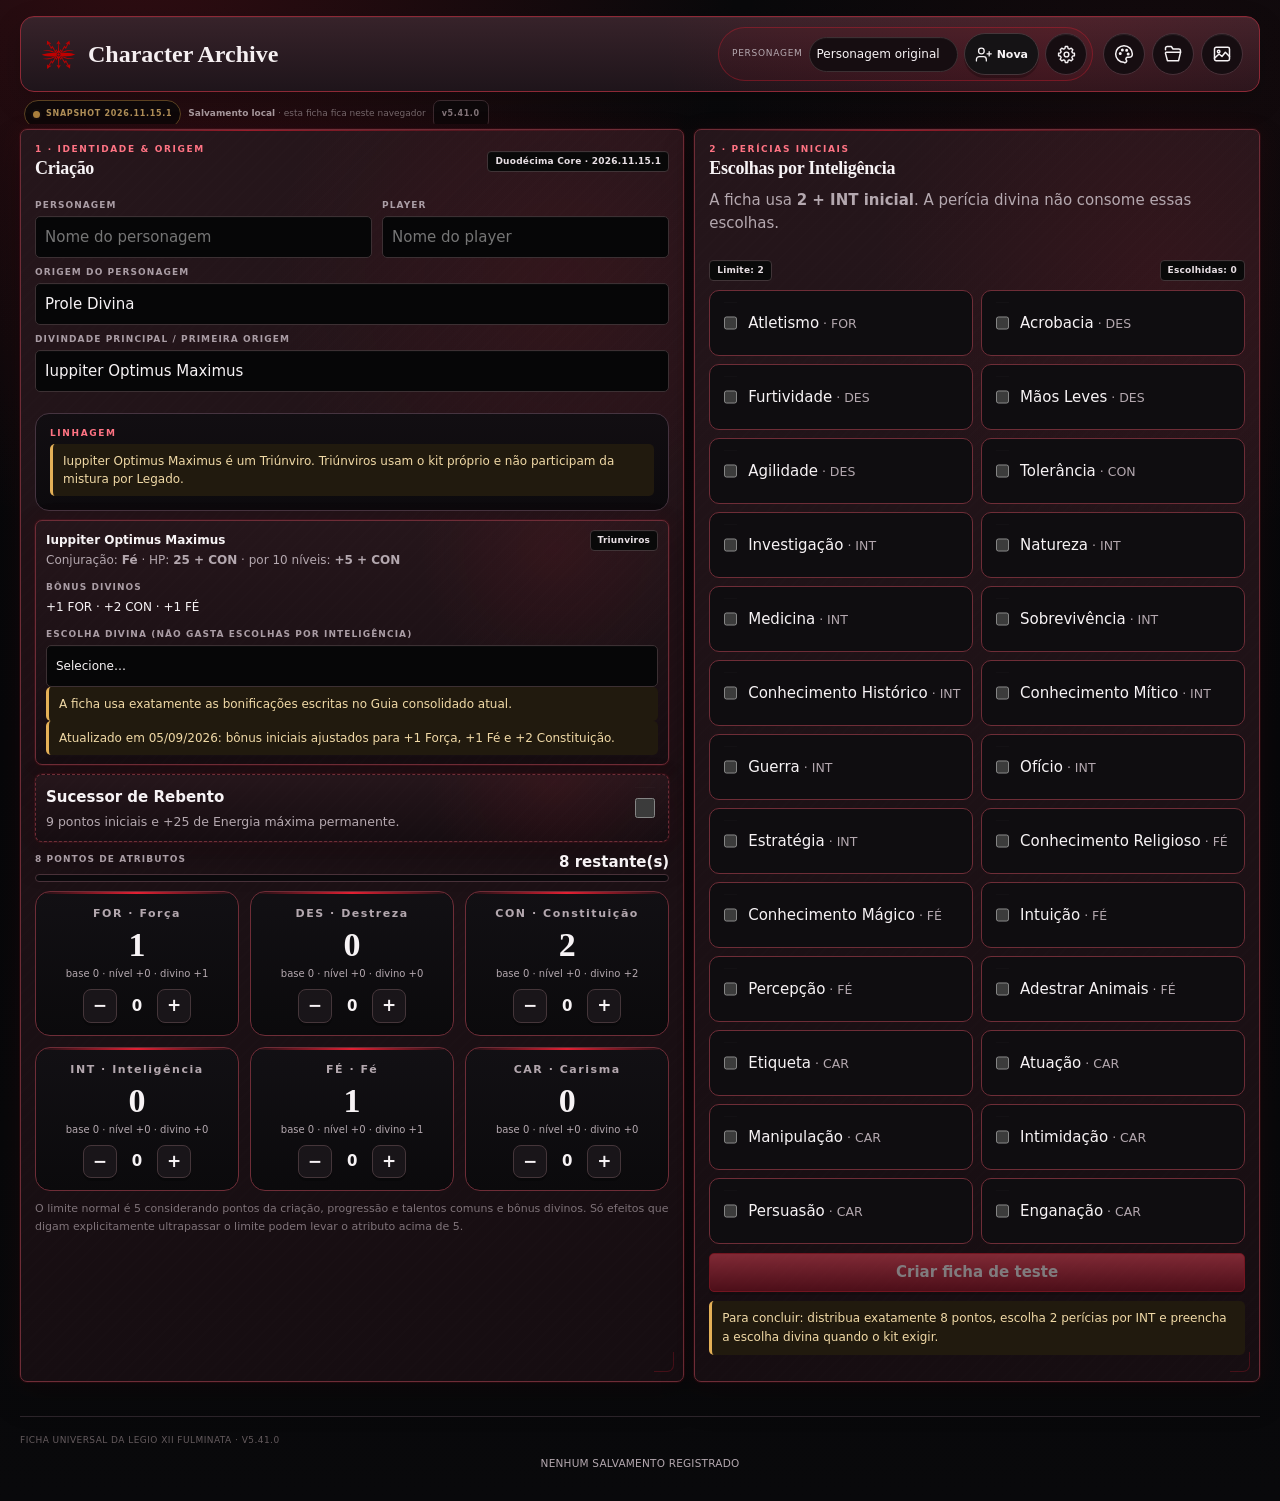
<file: index.html>
<!doctype html>
<html lang="pt-BR">
<head>
  <meta charset="utf-8">
  <meta name="viewport" content="width=device-width,initial-scale=1">
  <meta name="theme-color" content="#050505">
  <title>Character Archive — Legio XII Fulminata · v5.41.0</title>
  <link rel="stylesheet" href="styles-v511.css?v=v5.21.1-ability-deck-polish">
  <link rel="stylesheet" href="theme-consistency-v518.css?v=5.18.1">
  <link rel="stylesheet" href="critical-usability-v519.css?v=5.19.0">
  <link rel="stylesheet" href="visual-polish-v5191.css?v=5.21.1">
  <link rel="stylesheet" href="inventory-compact-v522.css?v=5.22.0">
  <link rel="stylesheet" href="multi-character-v523.css?v=5.23.1">
  <link rel="stylesheet" href="header-unified-v525.css?v=5.25.0">
  <link rel="stylesheet" href="mobile-stability-v526.css?v=5.26.0">
  <link rel="stylesheet" href="inventory-visual-v527.css?v=5.39.0">
  <link rel="stylesheet" href="visual-finish-v527.css?v=5.27.0">
  <link rel="stylesheet" href="backup-safety-v528.css?v=5.28.0">
  <link rel="stylesheet" href="motion-icons-v529.css?v=5.29.0">
  <link rel="stylesheet" href="interface-polish-v530.css?v=5.30.0">
  <link rel="stylesheet" href="safety-mobile-v532.css?v=5.32.0">
  <link rel="stylesheet" href="deck-reorder-v535.css?v=5.35.0">
  <link rel="stylesheet" href="diagnostics-v536.css?v=5.36.0">
  <link rel="stylesheet" href="skills-search-collapse-v537.css?v=5.37.2">
  <link rel="stylesheet" href="familiars-compact-v538.css?v=5.38.1">
  <link rel="stylesheet" href="craftsmanship-v541.css?v=5.41.0">
</head>
<body data-theme="standard" data-mode="dark" data-palette="red" data-special="none">
  <div class="theme-ambient-layer theme-ambient-back" data-theme-layer="back" aria-hidden="true"></div>
  <div class="theme-ambient-layer theme-ambient-front" data-theme-layer="front" aria-hidden="true"></div>
  <main class="shell">
    <section class="archive-brandbar" aria-label="Identificação da ficha">
      <div class="archive-brand-copy">
        <span class="archive-brand-kicker">LEGIO XII FULMINATA</span>
        <strong>Character Archive</strong>
      </div>
      <div class="appearance-top-actions" aria-label="Aparência da ficha">
        <button id="themePaletteBtn" class="theme-toggle theme-palette-btn" type="button" aria-haspopup="dialog" aria-controls="themeDialog" title="Escolher tema padrão"><span id="themePaletteSwatch" class="theme-palette-swatch" aria-hidden="true"></span><span class="theme-toggle-copy"><small>TEMA</small><b id="themePaletteLabel">Vermelho · Dark</b></span></button>
        <button id="themeSpecialBtn" class="theme-toggle theme-special-btn" type="button" aria-haspopup="dialog" aria-controls="themeDialog" title="Escolher tema especial"><span id="themeSpecialSwatch" class="theme-special-swatch" aria-hidden="true">✦</span><span class="theme-toggle-copy"><small>ESPECIAL</small><b id="themeSpecialLabel">Nenhum</b></span></button>
      </div>
    </section>

    <header id="siteBanner" class="profile-cover profile-cover-pure" aria-label="Banner do personagem">
      <img id="siteBannerImage" class="profile-cover-image hidden" alt="Banner do personagem">
      <div id="siteBannerEmpty" class="profile-cover-empty" aria-hidden="true"></div>
    </header>

    <section class="archive-toolbar" aria-label="Arquivo e personalização da ficha">
      <div class="archive-toolbar-copy">
        <div id="coreStatus" class="core-status loading" title="Sincronizando regras"><i></i><span>CORE…</span></div>
        <span class="archive-save-note"><b>Salvamento local</b> · esta ficha fica neste navegador</span>
        <span class="version-chip" title="Versão da ficha">v5.41.0</span>
      </div>
      <div class="actions archive-actions">
        <button id="exportBtn" class="ghost small-btn" type="button">Exportar JSON</button>
        <button id="importJsonBtn" class="ghost small-btn" type="button" aria-controls="importInput">Importar JSON</button><input id="importInput" type="file" accept=".json,application/json" hidden aria-label="Selecionar arquivo JSON de ficha">
        <button id="backupsBtn" class="ghost small-btn" type="button">Backups</button>
        <button id="helpBtn" class="ghost small-btn" type="button">Ajuda</button>
        <label id="bannerBtn" class="primary file-btn small-btn banner-upload-label" for="bannerUploadInput" role="button" tabindex="0">Adicionar banner</label>
        <button id="editBannerBtn" class="ghost small-btn hidden" type="button">Ajustar recorte</button>
        <button id="clearBannerBtn" class="ghost small-btn hidden" type="button">Remover banner</button>
        <button id="resetBtn" class="danger small-btn" type="button">Resetar</button>
        <input id="bannerUploadInput" type="file" accept="image/*" hidden>
      </div>
    </section>

    <section id="creationView" class="grid two"></section>
    <section id="sheetView" class="hidden"></section>

    <footer><p>Ficha Universal da Legio XII Fulminata · v5.37.2</p></footer>
  </main>

  <dialog id="bannerCropDialog" class="banner-crop-dialog">
    <form method="dialog" class="banner-crop-card" id="bannerCropForm">
      <div class="row between banner-crop-head"><div><p class="eyebrow">BANNER</p><h2>Escolher recorte</h2><p class="muted compact">O banner fica fixo no topo. Arraste o enquadramento pelos controles até a imagem ficar como você quer.</p></div><button value="cancel" class="theme-dialog-close" aria-label="Fechar">×</button></div>
      <div class="banner-crop-viewport" id="bannerCropViewport"><img id="bannerCropPreview" alt="Prévia do recorte"></div>
      <div class="banner-crop-controls">
        <label><span>Horizontal</span><input id="bannerCropX" type="range" min="0" max="100" step="1" value="50"><b id="bannerCropXValue">50%</b></label>
        <label><span>Vertical</span><input id="bannerCropY" type="range" min="0" max="100" step="1" value="50"><b id="bannerCropYValue">50%</b></label>
        <label><span>Zoom</span><input id="bannerCropScale" type="range" min="100" max="220" step="1" value="100"><b id="bannerCropScaleValue">100%</b></label>
      </div>
      <div class="banner-crop-actions"><button type="button" id="bannerCropCancel" class="ghost">Cancelar</button><button type="button" id="bannerCropSave" class="primary">Salvar recorte</button></div>
    </form>
  </dialog>

  <dialog id="themeDialog" class="theme-dialog">
    <form method="dialog" class="theme-dialog-card">
      <div class="row between theme-dialog-head"><div><p class="eyebrow">APARÊNCIA</p><h2>Escolher tema</h2><p class="muted compact">Cada tema padrão já possui uma versão Dark e uma versão Light. Escolha a variação diretamente aqui; não existe mais um botão separado de modo.</p></div><button value="cancel" class="theme-dialog-close" aria-label="Fechar">×</button></div>
      <div class="theme-section-label "><b>Temas padrão</b><span>Cada cor em Dark e Light</span></div>
      <div class="theme-preset-grid" role="listbox" aria-label="Temas padrão">
        <article class="theme-preset-card" data-preset-palette="red" style="--choice:#d53645;--choice2:#7d1e2b;--choice-bg:#f6d9dd"><i class="theme-preset-swatch" aria-hidden="true"></i><div class="theme-preset-copy"><b>Vermelho</b><small>Legio XII</small></div><div class="theme-preset-actions" role="group" aria-label="Vermelho: escolher versão"><button type="button" data-palette-choice="red" data-theme-mode="dark">Dark</button><button type="button" data-palette-choice="red" data-theme-mode="light">Light</button></div></article>
        <article class="theme-preset-card" data-preset-palette="pink" style="--choice:#e44788;--choice2:#8f2856;--choice-bg:#f7d8e8"><i class="theme-preset-swatch" aria-hidden="true"></i><div class="theme-preset-copy"><b>Rosa</b><small>Rosa & vinho</small></div><div class="theme-preset-actions" role="group" aria-label="Rosa: escolher versão"><button type="button" data-palette-choice="pink" data-theme-mode="dark">Dark</button><button type="button" data-palette-choice="pink" data-theme-mode="light">Light</button></div></article>
        <article class="theme-preset-card" data-preset-palette="blue" style="--choice:#3f7fd8;--choice2:#234b89;--choice-bg:#dde9f8"><i class="theme-preset-swatch" aria-hidden="true"></i><div class="theme-preset-copy"><b>Azul</b><small>Azul imperial</small></div><div class="theme-preset-actions" role="group" aria-label="Azul: escolher versão"><button type="button" data-palette-choice="blue" data-theme-mode="dark">Dark</button><button type="button" data-palette-choice="blue" data-theme-mode="light">Light</button></div></article>
        <article class="theme-preset-card" data-preset-palette="orange" style="--choice:#dd702f;--choice2:#884019;--choice-bg:#f8e2d1"><i class="theme-preset-swatch" aria-hidden="true"></i><div class="theme-preset-copy"><b>Laranja</b><small>Âmbar quente</small></div><div class="theme-preset-actions" role="group" aria-label="Laranja: escolher versão"><button type="button" data-palette-choice="orange" data-theme-mode="dark">Dark</button><button type="button" data-palette-choice="orange" data-theme-mode="light">Light</button></div></article>
        <article class="theme-preset-card" data-preset-palette="green" style="--choice:#3f9b68;--choice2:#245f42;--choice-bg:#dcefe3"><i class="theme-preset-swatch" aria-hidden="true"></i><div class="theme-preset-copy"><b>Verde</b><small>Laurel</small></div><div class="theme-preset-actions" role="group" aria-label="Verde: escolher versão"><button type="button" data-palette-choice="green" data-theme-mode="dark">Dark</button><button type="button" data-palette-choice="green" data-theme-mode="light">Light</button></div></article>
        <article class="theme-preset-card" data-preset-palette="purple" style="--choice:#8a59cf;--choice2:#50307c;--choice-bg:#e8ddf5"><i class="theme-preset-swatch" aria-hidden="true"></i><div class="theme-preset-copy"><b>Roxo</b><small>Púrpura</small></div><div class="theme-preset-actions" role="group" aria-label="Roxo: escolher versão"><button type="button" data-palette-choice="purple" data-theme-mode="dark">Dark</button><button type="button" data-palette-choice="purple" data-theme-mode="light">Light</button></div></article>
        <article class="theme-preset-card" data-preset-palette="gold" style="--choice:#b88939;--choice2:#6f4d1c;--choice-bg:#f4e8c9"><i class="theme-preset-swatch" aria-hidden="true"></i><div class="theme-preset-copy"><b>Dourado</b><small>Aureum</small></div><div class="theme-preset-actions" role="group" aria-label="Dourado: escolher versão"><button type="button" data-palette-choice="gold" data-theme-mode="dark">Dark</button><button type="button" data-palette-choice="gold" data-theme-mode="light">Light</button></div></article>
        <article class="theme-preset-card" data-preset-palette="silver" style="--choice:#919aa8;--choice2:#535d69;--choice-bg:#e8ebef"><i class="theme-preset-swatch" aria-hidden="true"></i><div class="theme-preset-copy"><b>Prata</b><small>Argentum</small></div><div class="theme-preset-actions" role="group" aria-label="Prata: escolher versão"><button type="button" data-palette-choice="silver" data-theme-mode="dark">Dark</button><button type="button" data-palette-choice="silver" data-theme-mode="light">Light</button></div></article>
        <article class="theme-preset-card" data-preset-palette="wine" style="--choice:#9d3450;--choice2:#5d1c2e;--choice-bg:#ecdce1"><i class="theme-preset-swatch" aria-hidden="true"></i><div class="theme-preset-copy"><b>Vinho</b><small>Bordô</small></div><div class="theme-preset-actions" role="group" aria-label="Vinho: escolher versão"><button type="button" data-palette-choice="wine" data-theme-mode="dark">Dark</button><button type="button" data-palette-choice="wine" data-theme-mode="light">Light</button></div></article>
        <article class="theme-preset-card" data-preset-palette="teal" style="--choice:#319a92;--choice2:#1d5d59;--choice-bg:#d7eeec"><i class="theme-preset-swatch" aria-hidden="true"></i><div class="theme-preset-copy"><b>Teal</b><small>Verde-azulado</small></div><div class="theme-preset-actions" role="group" aria-label="Teal: escolher versão"><button type="button" data-palette-choice="teal" data-theme-mode="dark">Dark</button><button type="button" data-palette-choice="teal" data-theme-mode="light">Light</button></div></article>
        <article class="theme-preset-card" data-preset-palette="sepia" style="--choice:#9a6c45;--choice2:#5c3d25;--choice-bg:#eee2d7"><i class="theme-preset-swatch" aria-hidden="true"></i><div class="theme-preset-copy"><b>Sépia</b><small>Pergaminho</small></div><div class="theme-preset-actions" role="group" aria-label="Sépia: escolher versão"><button type="button" data-palette-choice="sepia" data-theme-mode="dark">Dark</button><button type="button" data-palette-choice="sepia" data-theme-mode="light">Light</button></div></article>
      </div>
      <div class="theme-section-label pastel-label"><b>Pastéis</b><span>Também disponíveis nos dois modos</span></div>
      <div class="theme-preset-grid" role="listbox" aria-label="Pastéis">
        <article class="theme-preset-card" data-preset-palette="blush" style="--choice:#d96b83;--choice2:#9f3e55;--choice-bg:#f7e1e6"><i class="theme-preset-swatch" aria-hidden="true"></i><div class="theme-preset-copy"><b>Blush</b><small>Rosa pastel</small></div><div class="theme-preset-actions" role="group" aria-label="Blush: escolher versão"><button type="button" data-palette-choice="blush" data-theme-mode="dark">Dark</button><button type="button" data-palette-choice="blush" data-theme-mode="light">Light</button></div></article>
        <article class="theme-preset-card" data-preset-palette="peach" style="--choice:#d98249;--choice2:#9a4f26;--choice-bg:#ffd6a5"><i class="theme-preset-swatch" aria-hidden="true"></i><div class="theme-preset-copy"><b>Peach</b><small>Pêssego</small></div><div class="theme-preset-actions" role="group" aria-label="Peach: escolher versão"><button type="button" data-palette-choice="peach" data-theme-mode="dark">Dark</button><button type="button" data-palette-choice="peach" data-theme-mode="light">Light</button></div></article>
        <article class="theme-preset-card" data-preset-palette="lilac" style="--choice:#9c78cf;--choice2:#684597;--choice-bg:#e6d6f7"><i class="theme-preset-swatch" aria-hidden="true"></i><div class="theme-preset-copy"><b>Lilac</b><small>Lilás</small></div><div class="theme-preset-actions" role="group" aria-label="Lilac: escolher versão"><button type="button" data-palette-choice="lilac" data-theme-mode="dark">Dark</button><button type="button" data-palette-choice="lilac" data-theme-mode="light">Light</button></div></article>
        <article class="theme-preset-card" data-preset-palette="sage" style="--choice:#6f9f70;--choice2:#456c49;--choice-bg:#d6ead4"><i class="theme-preset-swatch" aria-hidden="true"></i><div class="theme-preset-copy"><b>Sage</b><small>Sálvia</small></div><div class="theme-preset-actions" role="group" aria-label="Sage: escolher versão"><button type="button" data-palette-choice="sage" data-theme-mode="dark">Dark</button><button type="button" data-palette-choice="sage" data-theme-mode="light">Light</button></div></article>
        <article class="theme-preset-card" data-preset-palette="lemon" style="--choice:#c69c2e;--choice2:#856315;--choice-bg:#fef3b0"><i class="theme-preset-swatch" aria-hidden="true"></i><div class="theme-preset-copy"><b>Lemon</b><small>Amarelo suave</small></div><div class="theme-preset-actions" role="group" aria-label="Lemon: escolher versão"><button type="button" data-palette-choice="lemon" data-theme-mode="dark">Dark</button><button type="button" data-palette-choice="lemon" data-theme-mode="light">Light</button></div></article>
        <article class="theme-preset-card" data-preset-palette="mauve" style="--choice:#a47ba8;--choice2:#6c4c70;--choice-bg:#e6d6e7"><i class="theme-preset-swatch" aria-hidden="true"></i><div class="theme-preset-copy"><b>Mauve</b><small>Malva</small></div><div class="theme-preset-actions" role="group" aria-label="Mauve: escolher versão"><button type="button" data-palette-choice="mauve" data-theme-mode="dark">Dark</button><button type="button" data-palette-choice="mauve" data-theme-mode="light">Light</button></div></article>
        <article class="theme-preset-card" data-preset-palette="coral" style="--choice:#e16f63;--choice2:#a64038;--choice-bg:#ffc1b6"><i class="theme-preset-swatch" aria-hidden="true"></i><div class="theme-preset-copy"><b>Coral</b><small>Coral pastel</small></div><div class="theme-preset-actions" role="group" aria-label="Coral: escolher versão"><button type="button" data-palette-choice="coral" data-theme-mode="dark">Dark</button><button type="button" data-palette-choice="coral" data-theme-mode="light">Light</button></div></article>
        <article class="theme-preset-card" data-preset-palette="aqua" style="--choice:#5caaa5;--choice2:#347470;--choice-bg:#d0f0ed"><i class="theme-preset-swatch" aria-hidden="true"></i><div class="theme-preset-copy"><b>Aqua</b><small>Verde-água</small></div><div class="theme-preset-actions" role="group" aria-label="Aqua: escolher versão"><button type="button" data-palette-choice="aqua" data-theme-mode="dark">Dark</button><button type="button" data-palette-choice="aqua" data-theme-mode="light">Light</button></div></article>
        <article class="theme-preset-card" data-preset-palette="sand" style="--choice:#a87a47;--choice2:#6f4d2b;--choice-bg:#ead8b0"><i class="theme-preset-swatch" aria-hidden="true"></i><div class="theme-preset-copy"><b>Sand</b><small>Areia</small></div><div class="theme-preset-actions" role="group" aria-label="Sand: escolher versão"><button type="button" data-palette-choice="sand" data-theme-mode="dark">Dark</button><button type="button" data-palette-choice="sand" data-theme-mode="light">Light</button></div></article>
        <article class="theme-preset-card" data-preset-palette="sky" style="--choice:#789acf;--choice2:#4a6591;--choice-bg:#dce6f7"><i class="theme-preset-swatch" aria-hidden="true"></i><div class="theme-preset-copy"><b>Sky</b><small>Azul suave</small></div><div class="theme-preset-actions" role="group" aria-label="Sky: escolher versão"><button type="button" data-palette-choice="sky" data-theme-mode="dark">Dark</button><button type="button" data-palette-choice="sky" data-theme-mode="light">Light</button></div></article>
      </div>
      <div class="theme-section-label mono-label"><b>Monocromáticos</b><span>Preto, grafite e pérola</span></div>
      <div class="theme-preset-grid" role="listbox" aria-label="Monocromáticos">
        <article class="theme-preset-card" data-preset-palette="mono-black" style="--choice:#2f2f32;--choice2:#0e0e10;--choice-bg:#e4e4e6"><i class="theme-preset-swatch" aria-hidden="true"></i><div class="theme-preset-copy"><b>Mono Black</b><small>Grafite</small></div><div class="theme-preset-actions" role="group" aria-label="Mono Black: escolher versão"><button type="button" data-palette-choice="mono-black" data-theme-mode="dark">Dark</button><button type="button" data-palette-choice="mono-black" data-theme-mode="light">Light</button></div></article>
        <article class="theme-preset-card" data-preset-palette="mono-white" style="--choice:#e9e9e9;--choice2:#9f9f9f;--choice-bg:#f1f1f1"><i class="theme-preset-swatch" aria-hidden="true"></i><div class="theme-preset-copy"><b>Mono White</b><small>Pérola</small></div><div class="theme-preset-actions" role="group" aria-label="Mono White: escolher versão"><button type="button" data-palette-choice="mono-white" data-theme-mode="dark">Dark</button><button type="button" data-palette-choice="mono-white" data-theme-mode="light">Light</button></div></article>
      </div>
      <div class="theme-section-label special-label"><b>Temas especiais</b><span>Efeitos visuais completos, independentes das paletas</span></div>
      <div class="special-theme-grid" role="listbox" aria-label="Temas especiais">
        <button type="button" class="theme-choice special-theme-choice" data-special-choice="none" style="--choice:#787075;--choice2:#282427;--choice-bg:#ddd7d9"><i></i><span><b>Nenhum</b><small>Usar o tema padrão escolhido</small></span></button>
        <button type="button" class="theme-choice special-theme-choice fire-theme-choice" data-special-choice="fire" style="--choice:#ff671f;--choice2:#6e1607;--choice-bg:#261008"><i>🔥</i><span><b>Fogo</b><small>Carvão · brasa · incandescência</small></span></button>
        <button type="button" class="theme-choice special-theme-choice snow-theme-choice" data-special-choice="snow" style="--choice:#78aeca;--choice2:#244e67;--choice-bg:#eaf3f7"><i>❄</i><span><b>Neve</b><small>Gelo · geada · flocos</small></span></button>
      </div>
      <div class="theme-section-label exclusive-label"><b>Temas exclusivos</b><span>Instalados somente neste navegador</span></div>
      <section class="exclusive-theme-manager" aria-label="Temas exclusivos">
        <div class="exclusive-theme-upload-row">
          <label class="primary exclusive-theme-upload">↑ Upar tema exclusivo<input id="exclusiveThemeInput" type="file" accept=".duodecima-theme,application/json" hidden></label>
          <button id="exclusiveThemeDeactivate" type="button" class="ghost">Usar tema padrão</button>
        </div>
        <p class="muted compact exclusive-theme-help">O arquivo <b>.duodecima-theme</b> pode instalar CSS, imagens e fontes embutidas. O tema fica neste dispositivo; o JSON da personagem guarda somente qual tema está ativo.</p>
        <div id="exclusiveThemeList" class="exclusive-theme-list" aria-live="polite"></div>
      </section>
      <div class="theme-dialog-foot"><span>Paletas e temas especiais acompanham o JSON. Temas exclusivos precisam estar instalados no dispositivo.</span><button value="cancel" class="primary">Concluir</button></div>
    </form>
  </dialog>
  <dialog id="backupDialog" class="theme-dialog">
    <form method="dialog" class="theme-dialog-card backup-dialog-card">
      <div class="row between theme-dialog-head"><div><p class="eyebrow">SEGURANÇA</p><h2>Backups da ficha</h2><p class="muted compact">A ficha salva checkpoints automáticos antes de resetar, criar outra ficha ou importar um JSON, além de manter backups periódicos neste navegador.</p></div><button value="cancel" class="theme-dialog-close" aria-label="Fechar">×</button></div>
      <div class="backup-dialog-actions"><button type="button" id="backupNowBtn" class="primary small-btn">Criar backup agora</button><span class="muted">Até 8 backups automáticos. Backups protegidos não são removidos automaticamente; revise os antigos se o espaço ficar baixo.</span></div>
      <div id="backupList" class="backup-list" aria-live="polite"></div>
      <p class="muted compact backup-local-note">Os backups ficam neste navegador. Para uma cópia fora do dispositivo, continue usando Exportar JSON.</p>
    </form>
  </dialog>

  <dialog id="helpDialog" class="help-dialog">
    <form method="dialog" class="help-dialog-card">
      <div class="row between"><div><p class="eyebrow">AJUDA RÁPIDA</p><h2>Arquivo da ficha</h2></div><button value="cancel" aria-label="Fechar">×</button></div>
      <p>A ficha salva automaticamente no navegador. Exporte um JSON sempre que fizer alterações importantes para manter um backup fora do navegador.</p>
      <p>As rolagens continuam sendo feitas pelo Discord. Esta página funciona como referência visual e mecânica durante as missões.</p>
      <button class="primary" value="cancel">Entendi</button>
    </form>
  </dialog>
  <div class="fire-embers" aria-hidden="true"><i></i><i></i><i></i><i></i><i></i><i></i><i></i><i></i><i></i><i></i><i></i><i></i><i></i><i></i><i></i><i></i><i></i><i></i></div>
  <div class="fire-flame-bed" aria-hidden="true"><i></i><i></i><i></i><i></i><i></i><i></i><i></i><i></i><i></i></div>
  <div class="fire-heat-haze" aria-hidden="true"></div>
  <div class="snow-fall" aria-hidden="true"><i></i><i></i><i></i><i></i><i></i><i></i><i></i><i></i><i></i><i></i><i></i><i></i><i></i><i></i><i></i><i></i><i></i><i></i><i></i><i></i><i></i><i></i><i></i><i></i></div>
  <div class="snow-fall-front" aria-hidden="true"><i></i><i></i><i></i><i></i><i></i><i></i><i></i><i></i><i></i><i></i><i></i><i></i><i></i><i></i></div>
  <div class="snow-mist" aria-hidden="true"></div>
  <div class="snow-drift" aria-hidden="true"></div>

  <div id="toast" class="toast hidden"></div>
  <script src="skills-v511.js?v=5.11.0"></script>
  <script src="gods-v511.js?v=5.11.0"></script>
  <script src="abilities-v511.js?v=5.11.0"></script>
  <script src="abilities-extra-v55.js?v=5.5.0"></script>
  <script src="system-v55.js?v=v5.21.1-ability-deck-polish"></script>
  <script src="talents-v55.js?v=5.5.0"></script>
  <script src="magic-v55.js?v=5.5.0"></script>
  <script src="roma-v55.js?v=5.5.0"></script>
  <script src="familiars-v55.js?v=5.5.0"></script>
  <script src="core-bridge-v511.js?v=5.41.0-rules-20261115"></script>
  <script src="integrity-validation-v536.js?v=5.36.0"></script>
  <script src="large-character-storage-v540.js?v=5.40.0"></script>
  <script src="multi-character-v523.js?v=5.40.0"></script>
  <script src="io-recovery-v51515.js?v=5.40.2"></script>
  <script src="bootstrap-v511.js?v=5.41.0"></script>
  <script src="inventory-compact-v522.js?v=5.27.0"></script>
  <script src="header-unified-v525.js?v=5.38.4"></script>
  <script src="legio-logo.js?v=5.26.0"></script>
  <script src="mobile-stability-v526.js?v=5.26.0"></script>
  <script src="motion-icons-v529.js?v=5.32.0"></script>
  <script src="interface-polish-v530.js?v=5.30.0"></script>
  <script src="safety-mobile-v532.js?v=5.32.0"></script>
  <script src="deck-reorder-v535.js?v=5.35.0"></script>
  <script src="diagnostics-v536.js?v=5.36.0"></script>
  <script src="skills-search-collapse-v537.js?v=5.37.0"></script>
</body>
</html>
</file>
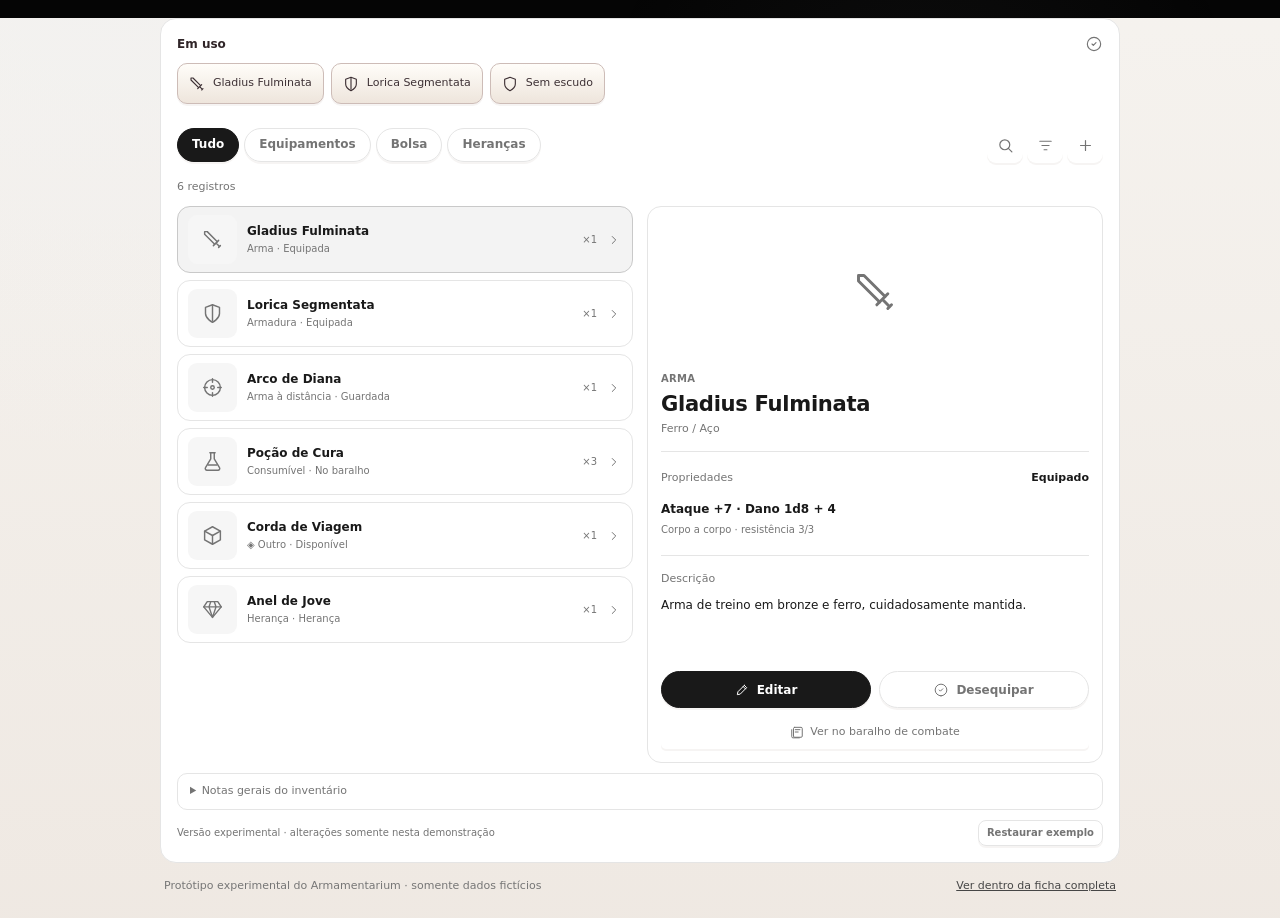
<file: armamentarium-referencia-v538.html>
<!doctype html>
<html lang="pt-BR">
<head>
  <meta charset="utf-8">
  <meta name="viewport" content="width=device-width,initial-scale=1">
  <meta name="theme-color" content="#050505">
  <title>Armamentarium · Referência fiel · Prévia v5.38</title>
  <link rel="stylesheet" href="styles-v511.css?v=v5.21.1-ability-deck-polish">
  <link rel="stylesheet" href="theme-consistency-v518.css?v=5.18.1">
  <link rel="stylesheet" href="critical-usability-v519.css?v=5.19.0">
  <link rel="stylesheet" href="visual-polish-v5191.css?v=5.21.1">
  <link rel="stylesheet" href="inventory-compact-v522.css?v=5.22.0">
  <link rel="stylesheet" href="multi-character-v523.css?v=5.23.1">
  <link rel="stylesheet" href="header-unified-v525.css?v=5.25.0">
  <link rel="stylesheet" href="mobile-stability-v526.css?v=5.26.0">
  <link rel="stylesheet" href="inventory-visual-v527.css?v=5.27.0">
  <link rel="stylesheet" href="visual-finish-v527.css?v=5.27.0">
  <link rel="stylesheet" href="backup-safety-v528.css?v=5.28.0">
  <link rel="stylesheet" href="motion-icons-v529.css?v=5.29.0">
  <link rel="stylesheet" href="interface-polish-v530.css?v=5.30.0">
  <link rel="stylesheet" href="safety-mobile-v532.css?v=5.32.0">
  <link rel="stylesheet" href="deck-reorder-v535.css?v=5.35.0">
  <link rel="stylesheet" href="diagnostics-v536.css?v=5.36.0">
  <link rel="stylesheet" href="skills-search-collapse-v537.css?v=5.37.2">
  <link rel="stylesheet" href="inventory-preview-v538.css?v=5.38-reference.1">
  <style id="armamentarium-reference-layout">
    /* Visualização isolada para aprovação: apenas nesta página experimental. */
    body.am-reference-review{background:#fafafa!important;}
    body.am-reference-review .theme-ambient-layer,
    body.am-reference-review main.shell > .archive-brandbar,
    body.am-reference-review main.shell > #siteBanner,
    body.am-reference-review main.shell > .archive-toolbar,
    body.am-reference-review main.shell > footer,
    body.am-reference-review #sheetView .character-rail,
    body.am-reference-review #sheetView .sheet-tabs{display:none!important}
    body.am-reference-review main.shell{
      width:min(100% - 24px,960px)!important;
      max-width:960px!important;min-width:0!important;
      padding:0!important;margin:18px auto!important;
      border:0!important;box-shadow:none!important;background:transparent!important;
    }
    body.am-reference-review #sheetView,
    body.am-reference-review #sheetView .sheet-frame,
    body.am-reference-review #sheetView .sheet-main{
      display:block!important;width:100%!important;max-width:100%!important;
      min-width:0!important;padding:0!important;margin:0!important;
      border:0!important;box-shadow:none!important;background:transparent!important;
    }
    body.am-reference-review #sheetView [data-pane]:not([data-pane="inventory"]){display:none!important}
    body.am-reference-review #sheetView [data-pane="inventory"]{
      display:block!important;width:100%!important;min-width:0!important;
    }
    body.am-reference-review #sheetView [data-pane="inventory"] .am-shell{
      background:#fff!important;color:#191919!important;
      --am-text:#191919;--am-muted:#747474;--am-bg:#fff;
      --am-soft:#f6f6f6;--am-active:#f3f3f3;
      --am-line:#e5e5e5;--am-strong:#c9c9c9;
      border-radius:16px!important;box-shadow:none!important;
      padding:16px!important;
    }
    body.am-reference-review #sheetView [data-pane="inventory"] .am-detail{
      border-radius:14px!important;
    }
    body.am-reference-review .am-preview-switch{
      display:flex;align-items:center;justify-content:space-between;
      gap:12px;margin:15px 4px 0;
      font:500 11px/1.4 system-ui,sans-serif;color:#767676;
    }
    body.am-reference-review .am-preview-switch a{color:#464646;text-decoration:underline}
    body.am-reference-review #sheetView.hidden{display:none!important}
    @media(max-width:760px){
      body.am-reference-review main.shell{width:calc(100% - 12px)!important;margin:6px auto!important}
      body.am-reference-review #sheetView [data-pane="inventory"] .am-shell{padding:10px!important}
    }
  </style>
</head>
<body class="am-reference-review" data-theme="standard" data-mode="dark" data-palette="red" data-special="none">
  <div class="theme-ambient-layer theme-ambient-back" data-theme-layer="back" aria-hidden="true"></div>
  <div class="theme-ambient-layer theme-ambient-front" data-theme-layer="front" aria-hidden="true"></div>
  <main class="shell">
    <section class="archive-brandbar" aria-label="Identificação da ficha">
      <div class="archive-brand-copy">
        <span class="archive-brand-kicker">LEGIO XII FULMINATA</span>
        <strong>Character Archive</strong>
      </div>
      <div class="appearance-top-actions" aria-label="Aparência da ficha">
        <button id="themePaletteBtn" class="theme-toggle theme-palette-btn" type="button" aria-haspopup="dialog" aria-controls="themeDialog" title="Escolher tema padrão"><span id="themePaletteSwatch" class="theme-palette-swatch" aria-hidden="true"></span><span class="theme-toggle-copy"><small>TEMA</small><b id="themePaletteLabel">Vermelho · Dark</b></span></button>
        <button id="themeSpecialBtn" class="theme-toggle theme-special-btn" type="button" aria-haspopup="dialog" aria-controls="themeDialog" title="Escolher tema especial"><span id="themeSpecialSwatch" class="theme-special-swatch" aria-hidden="true">✦</span><span class="theme-toggle-copy"><small>ESPECIAL</small><b id="themeSpecialLabel">Nenhum</b></span></button>
      </div>
    </section>

    <header id="siteBanner" class="profile-cover profile-cover-pure" aria-label="Banner do personagem">
      <img id="siteBannerImage" class="profile-cover-image hidden" alt="Banner do personagem">
      <div id="siteBannerEmpty" class="profile-cover-empty" aria-hidden="true"></div>
    </header>

    <section class="archive-toolbar" aria-label="Arquivo e personalização da ficha">
      <div class="archive-toolbar-copy">
        <div id="coreStatus" class="core-status loading" title="Sincronizando regras"><i></i><span>CORE…</span></div>
        <span class="archive-save-note"><b>Salvamento local</b> · esta ficha fica neste navegador</span>
        <span class="version-chip" title="Versão da ficha">PRÉVIA v5.38</span>
      </div>
      <div class="actions archive-actions">
        <button id="exportBtn" class="ghost small-btn" type="button">Exportar JSON</button>
        <label class="ghost file-btn small-btn">Importar JSON<input id="importInput" type="file" accept="application/json"></label>
        <button id="backupsBtn" class="ghost small-btn" type="button">Backups</button>
        <button id="helpBtn" class="ghost small-btn" type="button">Ajuda</button>
        <label id="bannerBtn" class="primary file-btn small-btn banner-upload-label" for="bannerUploadInput" role="button" tabindex="0">Adicionar banner</label>
        <button id="editBannerBtn" class="ghost small-btn hidden" type="button">Ajustar recorte</button>
        <button id="clearBannerBtn" class="ghost small-btn hidden" type="button">Remover banner</button>
        <button id="resetBtn" class="danger small-btn" type="button">Resetar</button>
        <input id="bannerUploadInput" type="file" accept="image/*" hidden>
      </div>
    </section>

    <section id="creationView" class="grid two"></section>
    <section id="sheetView" class="hidden"></section>

    <div class="am-preview-switch"><span>Protótipo experimental do Armamentarium · somente dados fictícios</span><a href="index.html">Ver dentro da ficha completa</a></div>
  </main>

  <dialog id="bannerCropDialog" class="banner-crop-dialog">
    <form method="dialog" class="banner-crop-card" id="bannerCropForm">
      <div class="row between banner-crop-head"><div><p class="eyebrow">BANNER</p><h2>Escolher recorte</h2><p class="muted compact">O banner fica fixo no topo. Arraste o enquadramento pelos controles até a imagem ficar como você quer.</p></div><button value="cancel" class="theme-dialog-close" aria-label="Fechar">×</button></div>
      <div class="banner-crop-viewport" id="bannerCropViewport"><img id="bannerCropPreview" alt="Prévia do recorte"></div>
      <div class="banner-crop-controls">
        <label><span>Horizontal</span><input id="bannerCropX" type="range" min="0" max="100" step="1" value="50"><b id="bannerCropXValue">50%</b></label>
        <label><span>Vertical</span><input id="bannerCropY" type="range" min="0" max="100" step="1" value="50"><b id="bannerCropYValue">50%</b></label>
        <label><span>Zoom</span><input id="bannerCropScale" type="range" min="100" max="220" step="1" value="100"><b id="bannerCropScaleValue">100%</b></label>
      </div>
      <div class="banner-crop-actions"><button type="button" id="bannerCropCancel" class="ghost">Cancelar</button><button type="button" id="bannerCropSave" class="primary">Salvar recorte</button></div>
    </form>
  </dialog>

  <dialog id="themeDialog" class="theme-dialog">
    <form method="dialog" class="theme-dialog-card">
      <div class="row between theme-dialog-head"><div><p class="eyebrow">APARÊNCIA</p><h2>Escolher tema</h2><p class="muted compact">Cada tema padrão já possui uma versão Dark e uma versão Light. Escolha a variação diretamente aqui; não existe mais um botão separado de modo.</p></div><button value="cancel" class="theme-dialog-close" aria-label="Fechar">×</button></div>
      <div class="theme-section-label "><b>Temas padrão</b><span>Cada cor em Dark e Light</span></div>
      <div class="theme-preset-grid" role="listbox" aria-label="Temas padrão">
        <article class="theme-preset-card" data-preset-palette="red" style="--choice:#d53645;--choice2:#7d1e2b;--choice-bg:#f6d9dd"><i class="theme-preset-swatch" aria-hidden="true"></i><div class="theme-preset-copy"><b>Vermelho</b><small>Legio XII</small></div><div class="theme-preset-actions" role="group" aria-label="Vermelho: escolher versão"><button type="button" data-palette-choice="red" data-theme-mode="dark">Dark</button><button type="button" data-palette-choice="red" data-theme-mode="light">Light</button></div></article>
        <article class="theme-preset-card" data-preset-palette="pink" style="--choice:#e44788;--choice2:#8f2856;--choice-bg:#f7d8e8"><i class="theme-preset-swatch" aria-hidden="true"></i><div class="theme-preset-copy"><b>Rosa</b><small>Rosa & vinho</small></div><div class="theme-preset-actions" role="group" aria-label="Rosa: escolher versão"><button type="button" data-palette-choice="pink" data-theme-mode="dark">Dark</button><button type="button" data-palette-choice="pink" data-theme-mode="light">Light</button></div></article>
        <article class="theme-preset-card" data-preset-palette="blue" style="--choice:#3f7fd8;--choice2:#234b89;--choice-bg:#dde9f8"><i class="theme-preset-swatch" aria-hidden="true"></i><div class="theme-preset-copy"><b>Azul</b><small>Azul imperial</small></div><div class="theme-preset-actions" role="group" aria-label="Azul: escolher versão"><button type="button" data-palette-choice="blue" data-theme-mode="dark">Dark</button><button type="button" data-palette-choice="blue" data-theme-mode="light">Light</button></div></article>
        <article class="theme-preset-card" data-preset-palette="orange" style="--choice:#dd702f;--choice2:#884019;--choice-bg:#f8e2d1"><i class="theme-preset-swatch" aria-hidden="true"></i><div class="theme-preset-copy"><b>Laranja</b><small>Âmbar quente</small></div><div class="theme-preset-actions" role="group" aria-label="Laranja: escolher versão"><button type="button" data-palette-choice="orange" data-theme-mode="dark">Dark</button><button type="button" data-palette-choice="orange" data-theme-mode="light">Light</button></div></article>
        <article class="theme-preset-card" data-preset-palette="green" style="--choice:#3f9b68;--choice2:#245f42;--choice-bg:#dcefe3"><i class="theme-preset-swatch" aria-hidden="true"></i><div class="theme-preset-copy"><b>Verde</b><small>Laurel</small></div><div class="theme-preset-actions" role="group" aria-label="Verde: escolher versão"><button type="button" data-palette-choice="green" data-theme-mode="dark">Dark</button><button type="button" data-palette-choice="green" data-theme-mode="light">Light</button></div></article>
        <article class="theme-preset-card" data-preset-palette="purple" style="--choice:#8a59cf;--choice2:#50307c;--choice-bg:#e8ddf5"><i class="theme-preset-swatch" aria-hidden="true"></i><div class="theme-preset-copy"><b>Roxo</b><small>Púrpura</small></div><div class="theme-preset-actions" role="group" aria-label="Roxo: escolher versão"><button type="button" data-palette-choice="purple" data-theme-mode="dark">Dark</button><button type="button" data-palette-choice="purple" data-theme-mode="light">Light</button></div></article>
        <article class="theme-preset-card" data-preset-palette="gold" style="--choice:#b88939;--choice2:#6f4d1c;--choice-bg:#f4e8c9"><i class="theme-preset-swatch" aria-hidden="true"></i><div class="theme-preset-copy"><b>Dourado</b><small>Aureum</small></div><div class="theme-preset-actions" role="group" aria-label="Dourado: escolher versão"><button type="button" data-palette-choice="gold" data-theme-mode="dark">Dark</button><button type="button" data-palette-choice="gold" data-theme-mode="light">Light</button></div></article>
        <article class="theme-preset-card" data-preset-palette="silver" style="--choice:#919aa8;--choice2:#535d69;--choice-bg:#e8ebef"><i class="theme-preset-swatch" aria-hidden="true"></i><div class="theme-preset-copy"><b>Prata</b><small>Argentum</small></div><div class="theme-preset-actions" role="group" aria-label="Prata: escolher versão"><button type="button" data-palette-choice="silver" data-theme-mode="dark">Dark</button><button type="button" data-palette-choice="silver" data-theme-mode="light">Light</button></div></article>
        <article class="theme-preset-card" data-preset-palette="wine" style="--choice:#9d3450;--choice2:#5d1c2e;--choice-bg:#ecdce1"><i class="theme-preset-swatch" aria-hidden="true"></i><div class="theme-preset-copy"><b>Vinho</b><small>Bordô</small></div><div class="theme-preset-actions" role="group" aria-label="Vinho: escolher versão"><button type="button" data-palette-choice="wine" data-theme-mode="dark">Dark</button><button type="button" data-palette-choice="wine" data-theme-mode="light">Light</button></div></article>
        <article class="theme-preset-card" data-preset-palette="teal" style="--choice:#319a92;--choice2:#1d5d59;--choice-bg:#d7eeec"><i class="theme-preset-swatch" aria-hidden="true"></i><div class="theme-preset-copy"><b>Teal</b><small>Verde-azulado</small></div><div class="theme-preset-actions" role="group" aria-label="Teal: escolher versão"><button type="button" data-palette-choice="teal" data-theme-mode="dark">Dark</button><button type="button" data-palette-choice="teal" data-theme-mode="light">Light</button></div></article>
        <article class="theme-preset-card" data-preset-palette="sepia" style="--choice:#9a6c45;--choice2:#5c3d25;--choice-bg:#eee2d7"><i class="theme-preset-swatch" aria-hidden="true"></i><div class="theme-preset-copy"><b>Sépia</b><small>Pergaminho</small></div><div class="theme-preset-actions" role="group" aria-label="Sépia: escolher versão"><button type="button" data-palette-choice="sepia" data-theme-mode="dark">Dark</button><button type="button" data-palette-choice="sepia" data-theme-mode="light">Light</button></div></article>
      </div>
      <div class="theme-section-label pastel-label"><b>Pastéis</b><span>Também disponíveis nos dois modos</span></div>
      <div class="theme-preset-grid" role="listbox" aria-label="Pastéis">
        <article class="theme-preset-card" data-preset-palette="blush" style="--choice:#d96b83;--choice2:#9f3e55;--choice-bg:#f7e1e6"><i class="theme-preset-swatch" aria-hidden="true"></i><div class="theme-preset-copy"><b>Blush</b><small>Rosa pastel</small></div><div class="theme-preset-actions" role="group" aria-label="Blush: escolher versão"><button type="button" data-palette-choice="blush" data-theme-mode="dark">Dark</button><button type="button" data-palette-choice="blush" data-theme-mode="light">Light</button></div></article>
        <article class="theme-preset-card" data-preset-palette="peach" style="--choice:#d98249;--choice2:#9a4f26;--choice-bg:#ffd6a5"><i class="theme-preset-swatch" aria-hidden="true"></i><div class="theme-preset-copy"><b>Peach</b><small>Pêssego</small></div><div class="theme-preset-actions" role="group" aria-label="Peach: escolher versão"><button type="button" data-palette-choice="peach" data-theme-mode="dark">Dark</button><button type="button" data-palette-choice="peach" data-theme-mode="light">Light</button></div></article>
        <article class="theme-preset-card" data-preset-palette="lilac" style="--choice:#9c78cf;--choice2:#684597;--choice-bg:#e6d6f7"><i class="theme-preset-swatch" aria-hidden="true"></i><div class="theme-preset-copy"><b>Lilac</b><small>Lilás</small></div><div class="theme-preset-actions" role="group" aria-label="Lilac: escolher versão"><button type="button" data-palette-choice="lilac" data-theme-mode="dark">Dark</button><button type="button" data-palette-choice="lilac" data-theme-mode="light">Light</button></div></article>
        <article class="theme-preset-card" data-preset-palette="sage" style="--choice:#6f9f70;--choice2:#456c49;--choice-bg:#d6ead4"><i class="theme-preset-swatch" aria-hidden="true"></i><div class="theme-preset-copy"><b>Sage</b><small>Sálvia</small></div><div class="theme-preset-actions" role="group" aria-label="Sage: escolher versão"><button type="button" data-palette-choice="sage" data-theme-mode="dark">Dark</button><button type="button" data-palette-choice="sage" data-theme-mode="light">Light</button></div></article>
        <article class="theme-preset-card" data-preset-palette="lemon" style="--choice:#c69c2e;--choice2:#856315;--choice-bg:#fef3b0"><i class="theme-preset-swatch" aria-hidden="true"></i><div class="theme-preset-copy"><b>Lemon</b><small>Amarelo suave</small></div><div class="theme-preset-actions" role="group" aria-label="Lemon: escolher versão"><button type="button" data-palette-choice="lemon" data-theme-mode="dark">Dark</button><button type="button" data-palette-choice="lemon" data-theme-mode="light">Light</button></div></article>
        <article class="theme-preset-card" data-preset-palette="mauve" style="--choice:#a47ba8;--choice2:#6c4c70;--choice-bg:#e6d6e7"><i class="theme-preset-swatch" aria-hidden="true"></i><div class="theme-preset-copy"><b>Mauve</b><small>Malva</small></div><div class="theme-preset-actions" role="group" aria-label="Mauve: escolher versão"><button type="button" data-palette-choice="mauve" data-theme-mode="dark">Dark</button><button type="button" data-palette-choice="mauve" data-theme-mode="light">Light</button></div></article>
        <article class="theme-preset-card" data-preset-palette="coral" style="--choice:#e16f63;--choice2:#a64038;--choice-bg:#ffc1b6"><i class="theme-preset-swatch" aria-hidden="true"></i><div class="theme-preset-copy"><b>Coral</b><small>Coral pastel</small></div><div class="theme-preset-actions" role="group" aria-label="Coral: escolher versão"><button type="button" data-palette-choice="coral" data-theme-mode="dark">Dark</button><button type="button" data-palette-choice="coral" data-theme-mode="light">Light</button></div></article>
        <article class="theme-preset-card" data-preset-palette="aqua" style="--choice:#5caaa5;--choice2:#347470;--choice-bg:#d0f0ed"><i class="theme-preset-swatch" aria-hidden="true"></i><div class="theme-preset-copy"><b>Aqua</b><small>Verde-água</small></div><div class="theme-preset-actions" role="group" aria-label="Aqua: escolher versão"><button type="button" data-palette-choice="aqua" data-theme-mode="dark">Dark</button><button type="button" data-palette-choice="aqua" data-theme-mode="light">Light</button></div></article>
        <article class="theme-preset-card" data-preset-palette="sand" style="--choice:#a87a47;--choice2:#6f4d2b;--choice-bg:#ead8b0"><i class="theme-preset-swatch" aria-hidden="true"></i><div class="theme-preset-copy"><b>Sand</b><small>Areia</small></div><div class="theme-preset-actions" role="group" aria-label="Sand: escolher versão"><button type="button" data-palette-choice="sand" data-theme-mode="dark">Dark</button><button type="button" data-palette-choice="sand" data-theme-mode="light">Light</button></div></article>
        <article class="theme-preset-card" data-preset-palette="sky" style="--choice:#789acf;--choice2:#4a6591;--choice-bg:#dce6f7"><i class="theme-preset-swatch" aria-hidden="true"></i><div class="theme-preset-copy"><b>Sky</b><small>Azul suave</small></div><div class="theme-preset-actions" role="group" aria-label="Sky: escolher versão"><button type="button" data-palette-choice="sky" data-theme-mode="dark">Dark</button><button type="button" data-palette-choice="sky" data-theme-mode="light">Light</button></div></article>
      </div>
      <div class="theme-section-label mono-label"><b>Monocromáticos</b><span>Preto, grafite e pérola</span></div>
      <div class="theme-preset-grid" role="listbox" aria-label="Monocromáticos">
        <article class="theme-preset-card" data-preset-palette="mono-black" style="--choice:#2f2f32;--choice2:#0e0e10;--choice-bg:#e4e4e6"><i class="theme-preset-swatch" aria-hidden="true"></i><div class="theme-preset-copy"><b>Mono Black</b><small>Grafite</small></div><div class="theme-preset-actions" role="group" aria-label="Mono Black: escolher versão"><button type="button" data-palette-choice="mono-black" data-theme-mode="dark">Dark</button><button type="button" data-palette-choice="mono-black" data-theme-mode="light">Light</button></div></article>
        <article class="theme-preset-card" data-preset-palette="mono-white" style="--choice:#e9e9e9;--choice2:#9f9f9f;--choice-bg:#f1f1f1"><i class="theme-preset-swatch" aria-hidden="true"></i><div class="theme-preset-copy"><b>Mono White</b><small>Pérola</small></div><div class="theme-preset-actions" role="group" aria-label="Mono White: escolher versão"><button type="button" data-palette-choice="mono-white" data-theme-mode="dark">Dark</button><button type="button" data-palette-choice="mono-white" data-theme-mode="light">Light</button></div></article>
      </div>
      <div class="theme-section-label special-label"><b>Temas especiais</b><span>Efeitos visuais completos, independentes das paletas</span></div>
      <div class="special-theme-grid" role="listbox" aria-label="Temas especiais">
        <button type="button" class="theme-choice special-theme-choice" data-special-choice="none" style="--choice:#787075;--choice2:#282427;--choice-bg:#ddd7d9"><i></i><span><b>Nenhum</b><small>Usar o tema padrão escolhido</small></span></button>
        <button type="button" class="theme-choice special-theme-choice fire-theme-choice" data-special-choice="fire" style="--choice:#ff671f;--choice2:#6e1607;--choice-bg:#261008"><i>🔥</i><span><b>Fogo</b><small>Carvão · brasa · incandescência</small></span></button>
        <button type="button" class="theme-choice special-theme-choice snow-theme-choice" data-special-choice="snow" style="--choice:#78aeca;--choice2:#244e67;--choice-bg:#eaf3f7"><i>❄</i><span><b>Neve</b><small>Gelo · geada · flocos</small></span></button>
      </div>
      <div class="theme-section-label exclusive-label"><b>Temas exclusivos</b><span>Instalados somente neste navegador</span></div>
      <section class="exclusive-theme-manager" aria-label="Temas exclusivos">
        <div class="exclusive-theme-upload-row">
          <label class="primary exclusive-theme-upload">↑ Upar tema exclusivo<input id="exclusiveThemeInput" type="file" accept=".duodecima-theme,application/json" hidden></label>
          <button id="exclusiveThemeDeactivate" type="button" class="ghost">Usar tema padrão</button>
        </div>
        <p class="muted compact exclusive-theme-help">O arquivo <b>.duodecima-theme</b> pode instalar CSS, imagens e fontes embutidas. O tema fica neste dispositivo; o JSON da personagem guarda somente qual tema está ativo.</p>
        <div id="exclusiveThemeList" class="exclusive-theme-list" aria-live="polite"></div>
      </section>
      <div class="theme-dialog-foot"><span>Paletas e temas especiais acompanham o JSON. Temas exclusivos precisam estar instalados no dispositivo.</span><button value="cancel" class="primary">Concluir</button></div>
    </form>
  </dialog>
  <dialog id="backupDialog" class="theme-dialog">
    <form method="dialog" class="theme-dialog-card backup-dialog-card">
      <div class="row between theme-dialog-head"><div><p class="eyebrow">SEGURANÇA</p><h2>Backups da ficha</h2><p class="muted compact">A ficha salva checkpoints automáticos antes de resetar, criar outra ficha ou importar um JSON, além de manter backups periódicos neste navegador.</p></div><button value="cancel" class="theme-dialog-close" aria-label="Fechar">×</button></div>
      <div class="backup-dialog-actions"><button type="button" id="backupNowBtn" class="primary small-btn">Criar backup agora</button><span class="muted">Até 8 backups automáticos. Backups protegidos não são removidos automaticamente; revise os antigos se o espaço ficar baixo.</span></div>
      <div id="backupList" class="backup-list" aria-live="polite"></div>
      <p class="muted compact backup-local-note">Os backups ficam neste navegador. Para uma cópia fora do dispositivo, continue usando Exportar JSON.</p>
    </form>
  </dialog>

  <dialog id="helpDialog" class="help-dialog">
    <form method="dialog" class="help-dialog-card">
      <div class="row between"><div><p class="eyebrow">AJUDA RÁPIDA</p><h2>Arquivo da ficha</h2></div><button value="cancel" aria-label="Fechar">×</button></div>
      <p>A ficha salva automaticamente no navegador. Exporte um JSON sempre que fizer alterações importantes para manter um backup fora do navegador.</p>
      <p>As rolagens continuam sendo feitas pelo Discord. Esta página funciona como referência visual e mecânica durante as missões.</p>
      <button class="primary" value="cancel">Entendi</button>
    </form>
  </dialog>
  <div class="fire-embers" aria-hidden="true"><i></i><i></i><i></i><i></i><i></i><i></i><i></i><i></i><i></i><i></i><i></i><i></i><i></i><i></i><i></i><i></i><i></i><i></i></div>
  <div class="fire-flame-bed" aria-hidden="true"><i></i><i></i><i></i><i></i><i></i><i></i><i></i><i></i><i></i></div>
  <div class="fire-heat-haze" aria-hidden="true"></div>
  <div class="snow-fall" aria-hidden="true"><i></i><i></i><i></i><i></i><i></i><i></i><i></i><i></i><i></i><i></i><i></i><i></i><i></i><i></i><i></i><i></i><i></i><i></i><i></i><i></i><i></i><i></i><i></i><i></i></div>
  <div class="snow-fall-front" aria-hidden="true"><i></i><i></i><i></i><i></i><i></i><i></i><i></i><i></i><i></i><i></i><i></i><i></i><i></i><i></i></div>
  <div class="snow-mist" aria-hidden="true"></div>
  <div class="snow-drift" aria-hidden="true"></div>

  <div id="toast" class="toast hidden"></div>
  <script src="skills-v511.js?v=5.11.0"></script>
  <script src="gods-v511.js?v=5.11.0"></script>
  <script src="abilities-v511.js?v=5.11.0"></script>
  <script src="abilities-extra-v55.js?v=5.5.0"></script>
  <script src="system-v55.js?v=v5.21.1-ability-deck-polish"></script>
  <script src="talents-v55.js?v=5.5.0"></script>
  <script src="magic-v55.js?v=5.5.0"></script>
  <script src="roma-v55.js?v=5.5.0"></script>
  <script src="familiars-v55.js?v=5.5.0"></script>
  <script src="core-bridge-v511.js?v=v5.21.1-ability-deck-polish-core"></script>
  <script src="integrity-validation-v536.js?v=5.36.0"></script>
  <script src="inventory-preview-demo-v538.js?v=5.38-minimal.2"></script>
  <script src="multi-character-v523.js?v=5.32.0"></script>
  <script src="bootstrap-v511.js?v=5.37.2"></script>
  <!-- O compactador legado é substituído pelo protótipo apenas nesta branch. -->
  <script src="header-unified-v525.js?v=5.37.0"></script>
  <script src="legio-logo.js?v=5.26.0"></script>
  <script src="mobile-stability-v526.js?v=5.26.0"></script>
  <script src="motion-icons-v529.js?v=5.32.0"></script>
  <script src="interface-polish-v530.js?v=5.30.0"></script>
  <script src="safety-mobile-v532.js?v=5.32.0"></script>
  <script src="deck-reorder-v535.js?v=5.35.0"></script>
  <script src="diagnostics-v536.js?v=5.36.0"></script>
  <script src="skills-search-collapse-v537.js?v=5.37.0"></script>
  <script src="inventory-preview-v538.js?v=5.38-reference.1"></script>
</body>
</html>
</file>
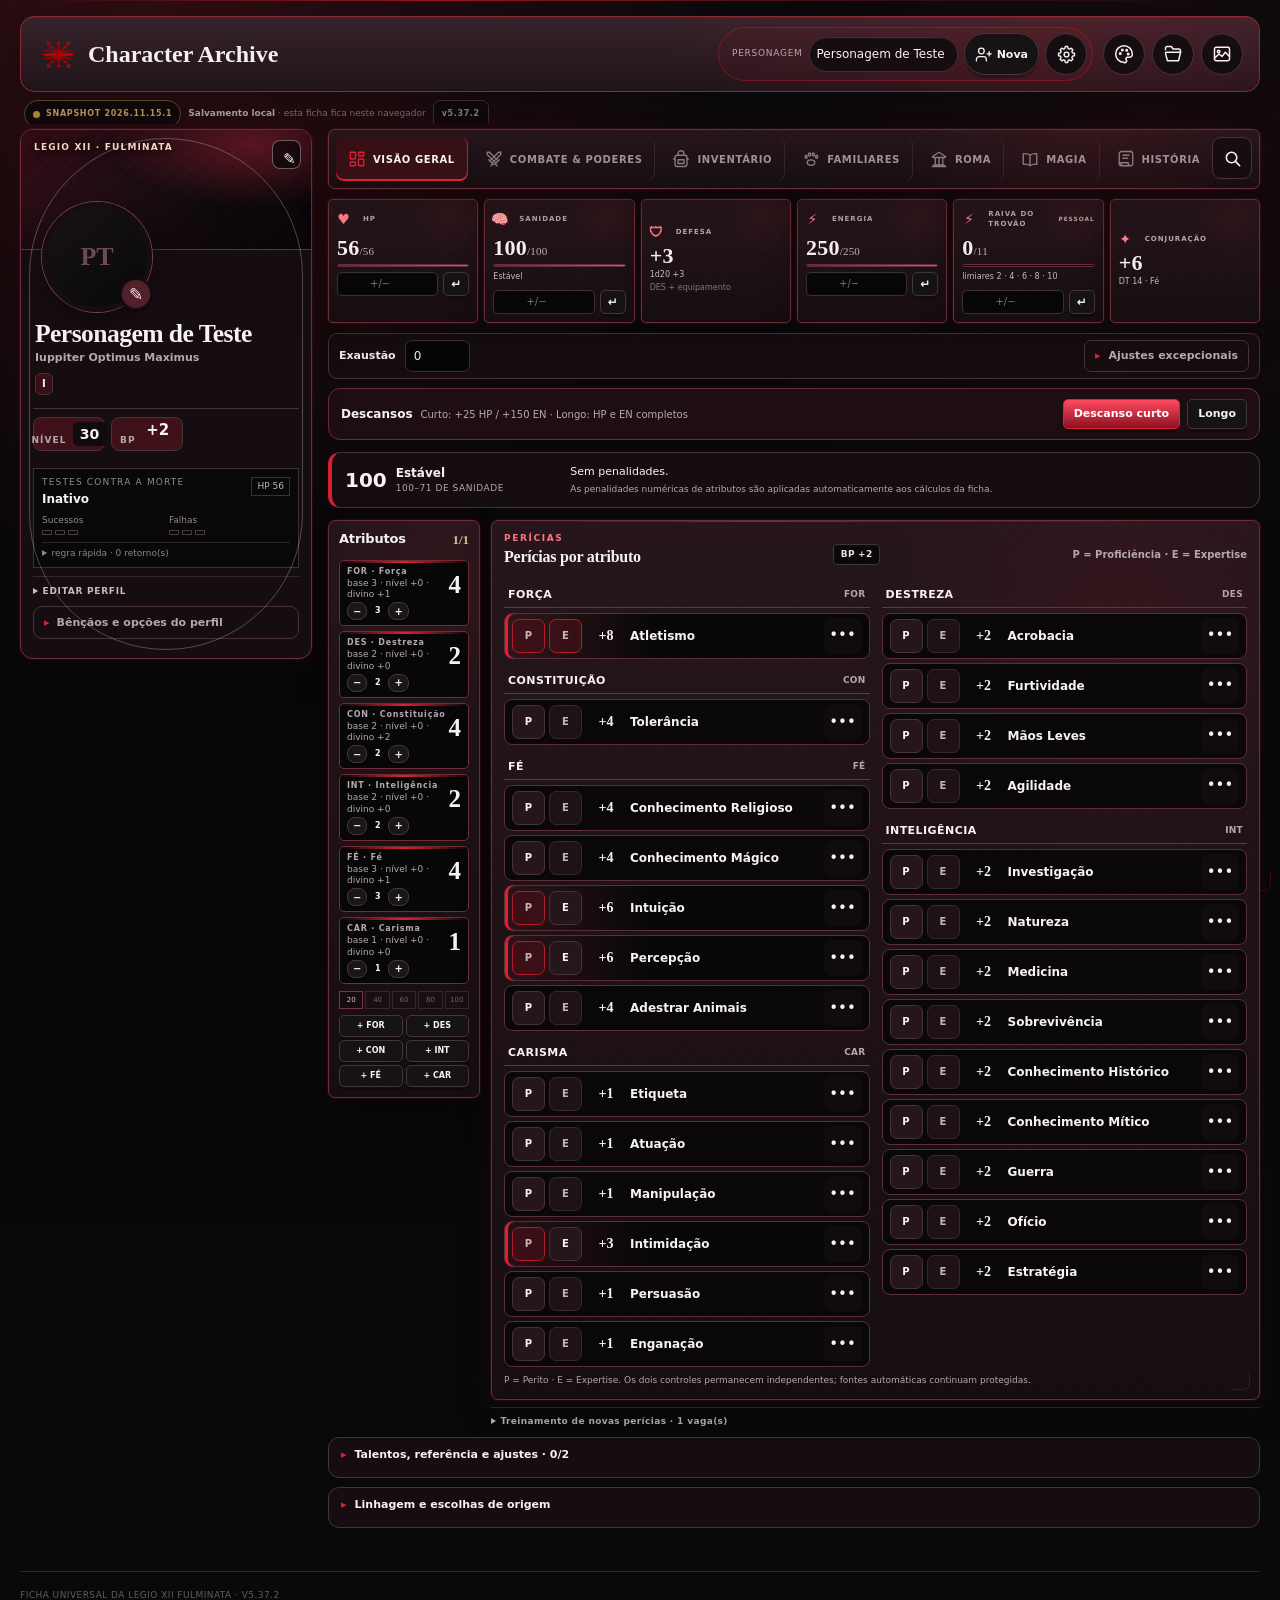
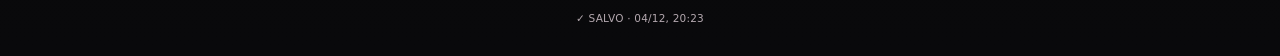
<file: ficha-teste.html>
<!doctype html>
<html lang="pt-BR">
<head>
  <meta charset="utf-8">
  <meta name="viewport" content="width=device-width,initial-scale=1">
  <meta name="theme-color" content="#050505">
  <!-- Base de testes visualmente idêntica à ficha oficial; dados isolados. -->
  <title>Ficha original · Base de testes | Duodécima</title>
  <link rel="stylesheet" href="styles-v511.css?v=v5.21.1-ability-deck-polish">
  <link rel="stylesheet" href="theme-consistency-v518.css?v=5.18.1">
  <link rel="stylesheet" href="critical-usability-v519.css?v=5.19.0">
  <link rel="stylesheet" href="visual-polish-v5191.css?v=5.21.1">
  <link rel="stylesheet" href="inventory-compact-v522.css?v=5.22.0">
  <link rel="stylesheet" href="multi-character-v523.css?v=5.23.1">
  <link rel="stylesheet" href="header-unified-v525.css?v=5.25.0">
  <link rel="stylesheet" href="mobile-stability-v526.css?v=5.26.0">
  <link rel="stylesheet" href="inventory-visual-v527.css?v=5.27.0">
  <link rel="stylesheet" href="visual-finish-v527.css?v=5.27.0">
  <link rel="stylesheet" href="backup-safety-v528.css?v=5.28.0">
  <link rel="stylesheet" href="motion-icons-v529.css?v=5.29.0">
  <link rel="stylesheet" href="interface-polish-v530.css?v=5.30.0">
  <link rel="stylesheet" href="safety-mobile-v532.css?v=5.32.0">
  <link rel="stylesheet" href="deck-reorder-v535.css?v=5.35.0">
  <link rel="stylesheet" href="diagnostics-v536.css?v=5.36.0">
  <link rel="stylesheet" href="skills-search-collapse-v537.css?v=5.37.2">
  <link rel="stylesheet" href="combat-powers-organizer-preview.css?v=0.2">
  <link rel="stylesheet" href="combat-layout-cleanup-v2.css?v=0.2">
  <link rel="stylesheet" href="combat-topline-v3.css?v=0.3.2">
  <link rel="stylesheet" href="combat-ux-polish-v4.css?v=0.4.2">
  <link rel="stylesheet" href="overview-social-preview-v1.css?v=1.0">
</head>
<body data-theme="standard" data-mode="dark" data-palette="red" data-special="none">
  <div class="theme-ambient-layer theme-ambient-back" data-theme-layer="back" aria-hidden="true"></div>
  <div class="theme-ambient-layer theme-ambient-front" data-theme-layer="front" aria-hidden="true"></div>
  <main class="shell">
    <section class="archive-brandbar" aria-label="Identificação da ficha">
      <div class="archive-brand-copy">
        <span class="archive-brand-kicker">LEGIO XII FULMINATA</span>
        <strong>Character Archive</strong>
      </div>
      <div class="appearance-top-actions" aria-label="Aparência da ficha">
        <button id="themePaletteBtn" class="theme-toggle theme-palette-btn" type="button" aria-haspopup="dialog" aria-controls="themeDialog" title="Escolher tema padrão"><span id="themePaletteSwatch" class="theme-palette-swatch" aria-hidden="true"></span><span class="theme-toggle-copy"><small>TEMA</small><b id="themePaletteLabel">Vermelho · Dark</b></span></button>
        <button id="themeSpecialBtn" class="theme-toggle theme-special-btn" type="button" aria-haspopup="dialog" aria-controls="themeDialog" title="Escolher tema especial"><span id="themeSpecialSwatch" class="theme-special-swatch" aria-hidden="true">✦</span><span class="theme-toggle-copy"><small>ESPECIAL</small><b id="themeSpecialLabel">Nenhum</b></span></button>
      </div>
    </section>

    <header id="siteBanner" class="profile-cover profile-cover-pure" aria-label="Banner do personagem">
      <img id="siteBannerImage" class="profile-cover-image hidden" alt="Banner do personagem">
      <div id="siteBannerEmpty" class="profile-cover-empty" aria-hidden="true"></div>
    </header>

    <section class="archive-toolbar" aria-label="Arquivo e personalização da ficha">
      <div class="archive-toolbar-copy">
        <div id="coreStatus" class="core-status loading" title="Sincronizando regras"><i></i><span>CORE…</span></div>
        <span class="archive-save-note"><b>Salvamento local</b> · esta ficha fica neste navegador</span>
        <span class="version-chip" title="Versão da ficha">v5.37.2</span>
      </div>
      <div class="actions archive-actions">
        <button id="exportBtn" class="ghost small-btn" type="button">Exportar JSON</button>
        <label class="ghost file-btn small-btn">Importar JSON<input id="importInput" type="file" accept="application/json"></label>
        <button id="backupsBtn" class="ghost small-btn" type="button">Backups</button>
        <button id="helpBtn" class="ghost small-btn" type="button">Ajuda</button>
        <label id="bannerBtn" class="primary file-btn small-btn banner-upload-label" for="bannerUploadInput" role="button" tabindex="0">Adicionar banner</label>
        <button id="editBannerBtn" class="ghost small-btn hidden" type="button">Ajustar recorte</button>
        <button id="clearBannerBtn" class="ghost small-btn hidden" type="button">Remover banner</button>
        <button id="resetBtn" class="danger small-btn" type="button">Resetar</button>
        <input id="bannerUploadInput" type="file" accept="image/*" hidden>
      </div>
    </section>

    <section id="creationView" class="grid two"></section>
    <section id="sheetView" class="hidden"></section>

    <footer><p>Ficha Universal da Legio XII Fulminata · v5.37.2</p></footer>
  </main>

  <dialog id="bannerCropDialog" class="banner-crop-dialog">
    <form method="dialog" class="banner-crop-card" id="bannerCropForm">
      <div class="row between banner-crop-head"><div><p class="eyebrow">BANNER</p><h2>Escolher recorte</h2><p class="muted compact">O banner fica fixo no topo. Arraste o enquadramento pelos controles até a imagem ficar como você quer.</p></div><button value="cancel" class="theme-dialog-close" aria-label="Fechar">×</button></div>
      <div class="banner-crop-viewport" id="bannerCropViewport"><img id="bannerCropPreview" alt="Prévia do recorte"></div>
      <div class="banner-crop-controls">
        <label><span>Horizontal</span><input id="bannerCropX" type="range" min="0" max="100" step="1" value="50"><b id="bannerCropXValue">50%</b></label>
        <label><span>Vertical</span><input id="bannerCropY" type="range" min="0" max="100" step="1" value="50"><b id="bannerCropYValue">50%</b></label>
        <label><span>Zoom</span><input id="bannerCropScale" type="range" min="100" max="220" step="1" value="100"><b id="bannerCropScaleValue">100%</b></label>
      </div>
      <div class="banner-crop-actions"><button type="button" id="bannerCropCancel" class="ghost">Cancelar</button><button type="button" id="bannerCropSave" class="primary">Salvar recorte</button></div>
    </form>
  </dialog>

  <dialog id="themeDialog" class="theme-dialog">
    <form method="dialog" class="theme-dialog-card">
      <div class="row between theme-dialog-head"><div><p class="eyebrow">APARÊNCIA</p><h2>Escolher tema</h2><p class="muted compact">Cada tema padrão já possui uma versão Dark e uma versão Light. Escolha a variação diretamente aqui; não existe mais um botão separado de modo.</p></div><button value="cancel" class="theme-dialog-close" aria-label="Fechar">×</button></div>
      <div class="theme-section-label "><b>Temas padrão</b><span>Cada cor em Dark e Light</span></div>
      <div class="theme-preset-grid" role="listbox" aria-label="Temas padrão">
        <article class="theme-preset-card" data-preset-palette="red" style="--choice:#d53645;--choice2:#7d1e2b;--choice-bg:#f6d9dd"><i class="theme-preset-swatch" aria-hidden="true"></i><div class="theme-preset-copy"><b>Vermelho</b><small>Legio XII</small></div><div class="theme-preset-actions" role="group" aria-label="Vermelho: escolher versão"><button type="button" data-palette-choice="red" data-theme-mode="dark">Dark</button><button type="button" data-palette-choice="red" data-theme-mode="light">Light</button></div></article>
        <article class="theme-preset-card" data-preset-palette="pink" style="--choice:#e44788;--choice2:#8f2856;--choice-bg:#f7d8e8"><i class="theme-preset-swatch" aria-hidden="true"></i><div class="theme-preset-copy"><b>Rosa</b><small>Rosa & vinho</small></div><div class="theme-preset-actions" role="group" aria-label="Rosa: escolher versão"><button type="button" data-palette-choice="pink" data-theme-mode="dark">Dark</button><button type="button" data-palette-choice="pink" data-theme-mode="light">Light</button></div></article>
        <article class="theme-preset-card" data-preset-palette="blue" style="--choice:#3f7fd8;--choice2:#234b89;--choice-bg:#dde9f8"><i class="theme-preset-swatch" aria-hidden="true"></i><div class="theme-preset-copy"><b>Azul</b><small>Azul imperial</small></div><div class="theme-preset-actions" role="group" aria-label="Azul: escolher versão"><button type="button" data-palette-choice="blue" data-theme-mode="dark">Dark</button><button type="button" data-palette-choice="blue" data-theme-mode="light">Light</button></div></article>
        <article class="theme-preset-card" data-preset-palette="orange" style="--choice:#dd702f;--choice2:#884019;--choice-bg:#f8e2d1"><i class="theme-preset-swatch" aria-hidden="true"></i><div class="theme-preset-copy"><b>Laranja</b><small>Âmbar quente</small></div><div class="theme-preset-actions" role="group" aria-label="Laranja: escolher versão"><button type="button" data-palette-choice="orange" data-theme-mode="dark">Dark</button><button type="button" data-palette-choice="orange" data-theme-mode="light">Light</button></div></article>
        <article class="theme-preset-card" data-preset-palette="green" style="--choice:#3f9b68;--choice2:#245f42;--choice-bg:#dcefe3"><i class="theme-preset-swatch" aria-hidden="true"></i><div class="theme-preset-copy"><b>Verde</b><small>Laurel</small></div><div class="theme-preset-actions" role="group" aria-label="Verde: escolher versão"><button type="button" data-palette-choice="green" data-theme-mode="dark">Dark</button><button type="button" data-palette-choice="green" data-theme-mode="light">Light</button></div></article>
        <article class="theme-preset-card" data-preset-palette="purple" style="--choice:#8a59cf;--choice2:#50307c;--choice-bg:#e8ddf5"><i class="theme-preset-swatch" aria-hidden="true"></i><div class="theme-preset-copy"><b>Roxo</b><small>Púrpura</small></div><div class="theme-preset-actions" role="group" aria-label="Roxo: escolher versão"><button type="button" data-palette-choice="purple" data-theme-mode="dark">Dark</button><button type="button" data-palette-choice="purple" data-theme-mode="light">Light</button></div></article>
        <article class="theme-preset-card" data-preset-palette="gold" style="--choice:#b88939;--choice2:#6f4d1c;--choice-bg:#f4e8c9"><i class="theme-preset-swatch" aria-hidden="true"></i><div class="theme-preset-copy"><b>Dourado</b><small>Aureum</small></div><div class="theme-preset-actions" role="group" aria-label="Dourado: escolher versão"><button type="button" data-palette-choice="gold" data-theme-mode="dark">Dark</button><button type="button" data-palette-choice="gold" data-theme-mode="light">Light</button></div></article>
        <article class="theme-preset-card" data-preset-palette="silver" style="--choice:#919aa8;--choice2:#535d69;--choice-bg:#e8ebef"><i class="theme-preset-swatch" aria-hidden="true"></i><div class="theme-preset-copy"><b>Prata</b><small>Argentum</small></div><div class="theme-preset-actions" role="group" aria-label="Prata: escolher versão"><button type="button" data-palette-choice="silver" data-theme-mode="dark">Dark</button><button type="button" data-palette-choice="silver" data-theme-mode="light">Light</button></div></article>
        <article class="theme-preset-card" data-preset-palette="wine" style="--choice:#9d3450;--choice2:#5d1c2e;--choice-bg:#ecdce1"><i class="theme-preset-swatch" aria-hidden="true"></i><div class="theme-preset-copy"><b>Vinho</b><small>Bordô</small></div><div class="theme-preset-actions" role="group" aria-label="Vinho: escolher versão"><button type="button" data-palette-choice="wine" data-theme-mode="dark">Dark</button><button type="button" data-palette-choice="wine" data-theme-mode="light">Light</button></div></article>
        <article class="theme-preset-card" data-preset-palette="teal" style="--choice:#319a92;--choice2:#1d5d59;--choice-bg:#d7eeec"><i class="theme-preset-swatch" aria-hidden="true"></i><div class="theme-preset-copy"><b>Teal</b><small>Verde-azulado</small></div><div class="theme-preset-actions" role="group" aria-label="Teal: escolher versão"><button type="button" data-palette-choice="teal" data-theme-mode="dark">Dark</button><button type="button" data-palette-choice="teal" data-theme-mode="light">Light</button></div></article>
        <article class="theme-preset-card" data-preset-palette="sepia" style="--choice:#9a6c45;--choice2:#5c3d25;--choice-bg:#eee2d7"><i class="theme-preset-swatch" aria-hidden="true"></i><div class="theme-preset-copy"><b>Sépia</b><small>Pergaminho</small></div><div class="theme-preset-actions" role="group" aria-label="Sépia: escolher versão"><button type="button" data-palette-choice="sepia" data-theme-mode="dark">Dark</button><button type="button" data-palette-choice="sepia" data-theme-mode="light">Light</button></div></article>
      </div>
      <div class="theme-section-label pastel-label"><b>Pastéis</b><span>Também disponíveis nos dois modos</span></div>
      <div class="theme-preset-grid" role="listbox" aria-label="Pastéis">
        <article class="theme-preset-card" data-preset-palette="blush" style="--choice:#d96b83;--choice2:#9f3e55;--choice-bg:#f7e1e6"><i class="theme-preset-swatch" aria-hidden="true"></i><div class="theme-preset-copy"><b>Blush</b><small>Rosa pastel</small></div><div class="theme-preset-actions" role="group" aria-label="Blush: escolher versão"><button type="button" data-palette-choice="blush" data-theme-mode="dark">Dark</button><button type="button" data-palette-choice="blush" data-theme-mode="light">Light</button></div></article>
        <article class="theme-preset-card" data-preset-palette="peach" style="--choice:#d98249;--choice2:#9a4f26;--choice-bg:#ffd6a5"><i class="theme-preset-swatch" aria-hidden="true"></i><div class="theme-preset-copy"><b>Peach</b><small>Pêssego</small></div><div class="theme-preset-actions" role="group" aria-label="Peach: escolher versão"><button type="button" data-palette-choice="peach" data-theme-mode="dark">Dark</button><button type="button" data-palette-choice="peach" data-theme-mode="light">Light</button></div></article>
        <article class="theme-preset-card" data-preset-palette="lilac" style="--choice:#9c78cf;--choice2:#684597;--choice-bg:#e6d6f7"><i class="theme-preset-swatch" aria-hidden="true"></i><div class="theme-preset-copy"><b>Lilac</b><small>Lilás</small></div><div class="theme-preset-actions" role="group" aria-label="Lilac: escolher versão"><button type="button" data-palette-choice="lilac" data-theme-mode="dark">Dark</button><button type="button" data-palette-choice="lilac" data-theme-mode="light">Light</button></div></article>
        <article class="theme-preset-card" data-preset-palette="sage" style="--choice:#6f9f70;--choice2:#456c49;--choice-bg:#d6ead4"><i class="theme-preset-swatch" aria-hidden="true"></i><div class="theme-preset-copy"><b>Sage</b><small>Sálvia</small></div><div class="theme-preset-actions" role="group" aria-label="Sage: escolher versão"><button type="button" data-palette-choice="sage" data-theme-mode="dark">Dark</button><button type="button" data-palette-choice="sage" data-theme-mode="light">Light</button></div></article>
        <article class="theme-preset-card" data-preset-palette="lemon" style="--choice:#c69c2e;--choice2:#856315;--choice-bg:#fef3b0"><i class="theme-preset-swatch" aria-hidden="true"></i><div class="theme-preset-copy"><b>Lemon</b><small>Amarelo suave</small></div><div class="theme-preset-actions" role="group" aria-label="Lemon: escolher versão"><button type="button" data-palette-choice="lemon" data-theme-mode="dark">Dark</button><button type="button" data-palette-choice="lemon" data-theme-mode="light">Light</button></div></article>
        <article class="theme-preset-card" data-preset-palette="mauve" style="--choice:#a47ba8;--choice2:#6c4c70;--choice-bg:#e6d6e7"><i class="theme-preset-swatch" aria-hidden="true"></i><div class="theme-preset-copy"><b>Mauve</b><small>Malva</small></div><div class="theme-preset-actions" role="group" aria-label="Mauve: escolher versão"><button type="button" data-palette-choice="mauve" data-theme-mode="dark">Dark</button><button type="button" data-palette-choice="mauve" data-theme-mode="light">Light</button></div></article>
        <article class="theme-preset-card" data-preset-palette="coral" style="--choice:#e16f63;--choice2:#a64038;--choice-bg:#ffc1b6"><i class="theme-preset-swatch" aria-hidden="true"></i><div class="theme-preset-copy"><b>Coral</b><small>Coral pastel</small></div><div class="theme-preset-actions" role="group" aria-label="Coral: escolher versão"><button type="button" data-palette-choice="coral" data-theme-mode="dark">Dark</button><button type="button" data-palette-choice="coral" data-theme-mode="light">Light</button></div></article>
        <article class="theme-preset-card" data-preset-palette="aqua" style="--choice:#5caaa5;--choice2:#347470;--choice-bg:#d0f0ed"><i class="theme-preset-swatch" aria-hidden="true"></i><div class="theme-preset-copy"><b>Aqua</b><small>Verde-água</small></div><div class="theme-preset-actions" role="group" aria-label="Aqua: escolher versão"><button type="button" data-palette-choice="aqua" data-theme-mode="dark">Dark</button><button type="button" data-palette-choice="aqua" data-theme-mode="light">Light</button></div></article>
        <article class="theme-preset-card" data-preset-palette="sand" style="--choice:#a87a47;--choice2:#6f4d2b;--choice-bg:#ead8b0"><i class="theme-preset-swatch" aria-hidden="true"></i><div class="theme-preset-copy"><b>Sand</b><small>Areia</small></div><div class="theme-preset-actions" role="group" aria-label="Sand: escolher versão"><button type="button" data-palette-choice="sand" data-theme-mode="dark">Dark</button><button type="button" data-palette-choice="sand" data-theme-mode="light">Light</button></div></article>
        <article class="theme-preset-card" data-preset-palette="sky" style="--choice:#789acf;--choice2:#4a6591;--choice-bg:#dce6f7"><i class="theme-preset-swatch" aria-hidden="true"></i><div class="theme-preset-copy"><b>Sky</b><small>Azul suave</small></div><div class="theme-preset-actions" role="group" aria-label="Sky: escolher versão"><button type="button" data-palette-choice="sky" data-theme-mode="dark">Dark</button><button type="button" data-palette-choice="sky" data-theme-mode="light">Light</button></div></article>
      </div>
      <div class="theme-section-label mono-label"><b>Monocromáticos</b><span>Preto, grafite e pérola</span></div>
      <div class="theme-preset-grid" role="listbox" aria-label="Monocromáticos">
        <article class="theme-preset-card" data-preset-palette="mono-black" style="--choice:#2f2f32;--choice2:#0e0e10;--choice-bg:#e4e4e6"><i class="theme-preset-swatch" aria-hidden="true"></i><div class="theme-preset-copy"><b>Mono Black</b><small>Grafite</small></div><div class="theme-preset-actions" role="group" aria-label="Mono Black: escolher versão"><button type="button" data-palette-choice="mono-black" data-theme-mode="dark">Dark</button><button type="button" data-palette-choice="mono-black" data-theme-mode="light">Light</button></div></article>
        <article class="theme-preset-card" data-preset-palette="mono-white" style="--choice:#e9e9e9;--choice2:#9f9f9f;--choice-bg:#f1f1f1"><i class="theme-preset-swatch" aria-hidden="true"></i><div class="theme-preset-copy"><b>Mono White</b><small>Pérola</small></div><div class="theme-preset-actions" role="group" aria-label="Mono White: escolher versão"><button type="button" data-palette-choice="mono-white" data-theme-mode="dark">Dark</button><button type="button" data-palette-choice="mono-white" data-theme-mode="light">Light</button></div></article>
      </div>
      <div class="theme-section-label special-label"><b>Temas especiais</b><span>Efeitos visuais completos, independentes das paletas</span></div>
      <div class="special-theme-grid" role="listbox" aria-label="Temas especiais">
        <button type="button" class="theme-choice special-theme-choice" data-special-choice="none" style="--choice:#787075;--choice2:#282427;--choice-bg:#ddd7d9"><i></i><span><b>Nenhum</b><small>Usar o tema padrão escolhido</small></span></button>
        <button type="button" class="theme-choice special-theme-choice fire-theme-choice" data-special-choice="fire" style="--choice:#ff671f;--choice2:#6e1607;--choice-bg:#261008"><i>🔥</i><span><b>Fogo</b><small>Carvão · brasa · incandescência</small></span></button>
        <button type="button" class="theme-choice special-theme-choice snow-theme-choice" data-special-choice="snow" style="--choice:#78aeca;--choice2:#244e67;--choice-bg:#eaf3f7"><i>❄</i><span><b>Neve</b><small>Gelo · geada · flocos</small></span></button>
      </div>
      <div class="theme-section-label exclusive-label"><b>Temas exclusivos</b><span>Instalados somente neste navegador</span></div>
      <section class="exclusive-theme-manager" aria-label="Temas exclusivos">
        <div class="exclusive-theme-upload-row">
          <label class="primary exclusive-theme-upload">↑ Upar tema exclusivo<input id="exclusiveThemeInput" type="file" accept=".duodecima-theme,application/json" hidden></label>
          <button id="exclusiveThemeDeactivate" type="button" class="ghost">Usar tema padrão</button>
        </div>
        <p class="muted compact exclusive-theme-help">O arquivo <b>.duodecima-theme</b> pode instalar CSS, imagens e fontes embutidas. O tema fica neste dispositivo; o JSON da personagem guarda somente qual tema está ativo.</p>
        <div id="exclusiveThemeList" class="exclusive-theme-list" aria-live="polite"></div>
      </section>
      <div class="theme-dialog-foot"><span>Paletas e temas especiais acompanham o JSON. Temas exclusivos precisam estar instalados no dispositivo.</span><button value="cancel" class="primary">Concluir</button></div>
    </form>
  </dialog>
  <dialog id="backupDialog" class="theme-dialog">
    <form method="dialog" class="theme-dialog-card backup-dialog-card">
      <div class="row between theme-dialog-head"><div><p class="eyebrow">SEGURANÇA</p><h2>Backups da ficha</h2><p class="muted compact">A ficha salva checkpoints automáticos antes de resetar, criar outra ficha ou importar um JSON, além de manter backups periódicos neste navegador.</p></div><button value="cancel" class="theme-dialog-close" aria-label="Fechar">×</button></div>
      <div class="backup-dialog-actions"><button type="button" id="backupNowBtn" class="primary small-btn">Criar backup agora</button><span class="muted">Até 8 backups automáticos. Backups protegidos não são removidos automaticamente; revise os antigos se o espaço ficar baixo.</span></div>
      <div id="backupList" class="backup-list" aria-live="polite"></div>
      <p class="muted compact backup-local-note">Os backups ficam neste navegador. Para uma cópia fora do dispositivo, continue usando Exportar JSON.</p>
    </form>
  </dialog>

  <dialog id="helpDialog" class="help-dialog">
    <form method="dialog" class="help-dialog-card">
      <div class="row between"><div><p class="eyebrow">AJUDA RÁPIDA</p><h2>Arquivo da ficha</h2></div><button value="cancel" aria-label="Fechar">×</button></div>
      <p>A ficha salva automaticamente no navegador. Exporte um JSON sempre que fizer alterações importantes para manter um backup fora do navegador.</p>
      <p>As rolagens continuam sendo feitas pelo Discord. Esta página funciona como referência visual e mecânica durante as missões.</p>
      <button class="primary" value="cancel">Entendi</button>
    </form>
  </dialog>
  <div class="fire-embers" aria-hidden="true"><i></i><i></i><i></i><i></i><i></i><i></i><i></i><i></i><i></i><i></i><i></i><i></i><i></i><i></i><i></i><i></i><i></i><i></i></div>
  <div class="fire-flame-bed" aria-hidden="true"><i></i><i></i><i></i><i></i><i></i><i></i><i></i><i></i><i></i></div>
  <div class="fire-heat-haze" aria-hidden="true"></div>
  <div class="snow-fall" aria-hidden="true"><i></i><i></i><i></i><i></i><i></i><i></i><i></i><i></i><i></i><i></i><i></i><i></i><i></i><i></i><i></i><i></i><i></i><i></i><i></i><i></i><i></i><i></i><i></i><i></i></div>
  <div class="snow-fall-front" aria-hidden="true"><i></i><i></i><i></i><i></i><i></i><i></i><i></i><i></i><i></i><i></i><i></i><i></i><i></i><i></i></div>
  <div class="snow-mist" aria-hidden="true"></div>
  <div class="snow-drift" aria-hidden="true"></div>

  <div id="toast" class="toast hidden"></div>
  <script src="skills-v511.js?v=5.11.0"></script>
  <script src="gods-v511.js?v=5.11.0"></script>
  <script src="abilities-v511.js?v=5.11.0"></script>
  <script src="abilities-extra-v55.js?v=5.5.0"></script>
  <script src="system-v55.js?v=v5.21.1-ability-deck-polish"></script>
  <script src="talents-v55.js?v=5.5.0"></script>
  <script src="magic-v55.js?v=5.5.0"></script>
  <script src="roma-v55.js?v=5.5.0"></script>
  <script src="familiars-v55.js?v=5.5.0"></script>
  <script src="core-bridge-v511.js?v=v5.21.1-ability-deck-polish-core"></script>
  <script src="integrity-validation-v536.js?v=5.36.0"></script>
  <script src="ficha-teste-dados-ficticios.js?v=base-1"></script>
  <script src="multi-character-preview-original.js?v=base-1"></script>
  <script src="bootstrap-v511.js?v=5.37.2"></script>
  <script src="inventory-compact-v522.js?v=5.27.0"></script>
  <script src="header-unified-v525.js?v=5.37.0"></script>
  <script src="legio-logo.js?v=5.26.0"></script>
  <script src="mobile-stability-v526.js?v=5.26.0"></script>
  <script src="motion-icons-v529.js?v=5.32.0"></script>
  <script src="interface-polish-v530.js?v=5.30.0"></script>
  <script src="safety-mobile-v532.js?v=5.32.0"></script>
  <script src="deck-reorder-v535.js?v=5.35.0"></script>
  <script src="diagnostics-v536.js?v=5.36.0"></script>
  <script src="skills-search-collapse-v537.js?v=5.37.0"></script>
  <script src="combat-powers-organizer-preview.js?v=0.4"></script>
  <script src="combat-layout-cleanup-v2.js?v=0.4"></script>
  <script src="overview-social-preview-v1.js?v=1.1"></script>
</body>
</html>
</file>
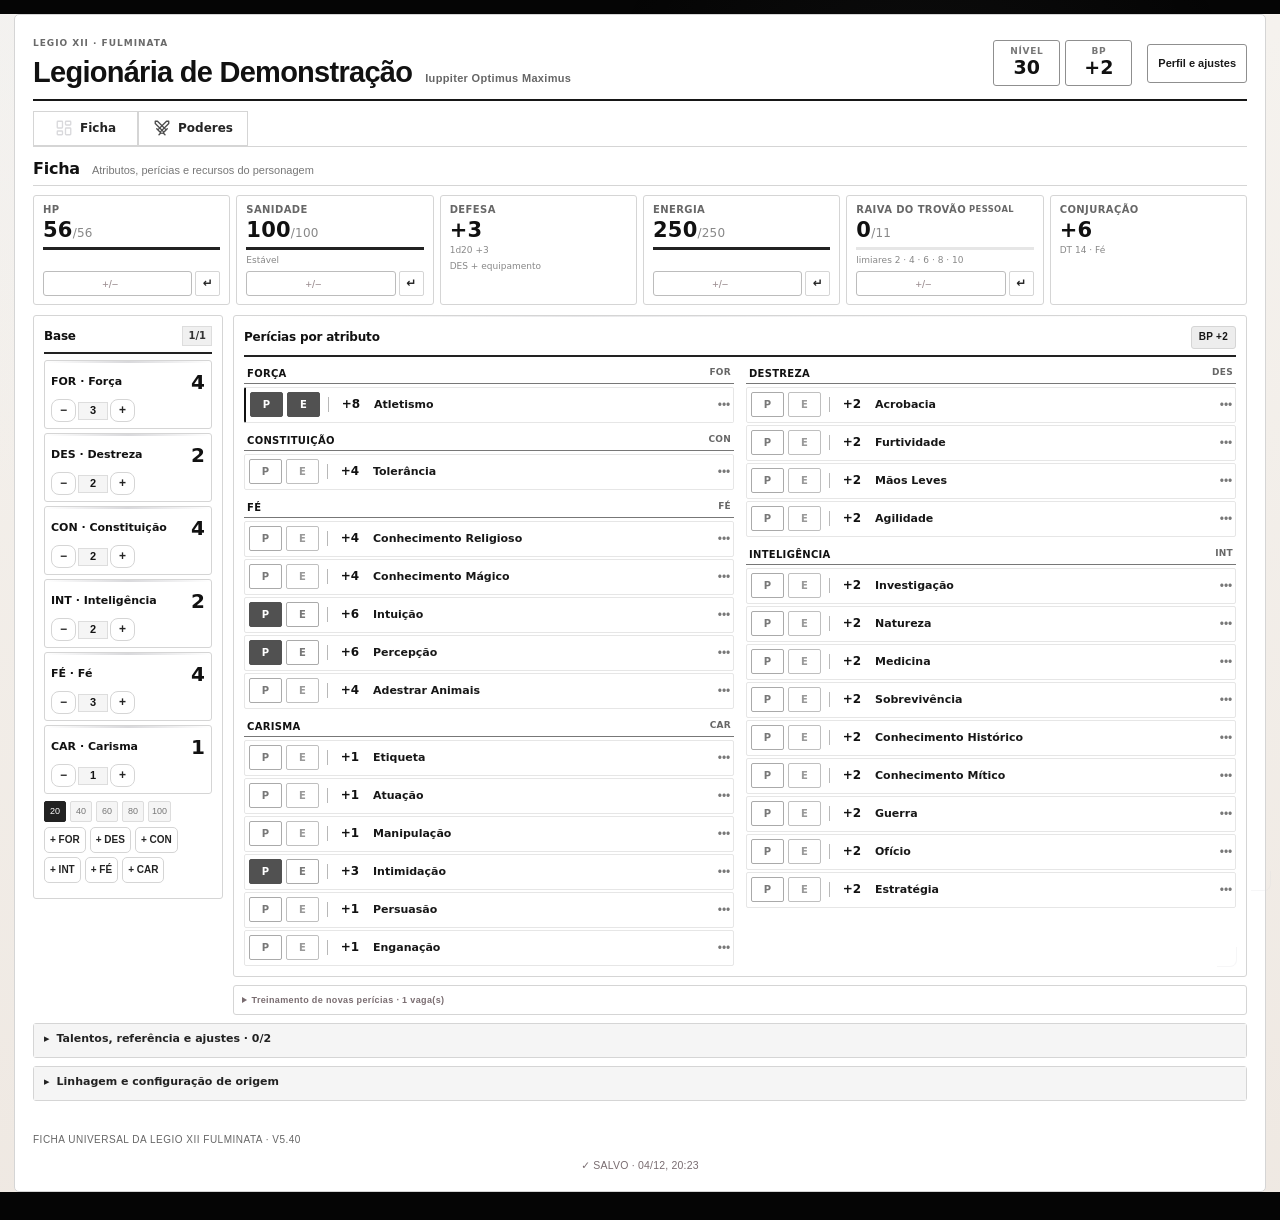
<file: roll20-minimal.html>
<!doctype html>
<html lang="pt-BR">
<head>
  <meta charset="utf-8">
  <meta name="viewport" content="width=device-width,initial-scale=1">
  <meta name="theme-color" content="#050505">
  <title>Prévia Roll20 minimalista · Duodécima</title>
  <link rel="stylesheet" href="styles-v511.css?v=v5.21.1-ability-deck-polish">
  <link rel="stylesheet" href="theme-consistency-v518.css?v=5.18.1">
  <link rel="stylesheet" href="critical-usability-v519.css?v=5.19.0">
  <link rel="stylesheet" href="visual-polish-v5191.css?v=5.21.1">
  <link rel="stylesheet" href="inventory-compact-v522.css?v=5.22.0">
  <link rel="stylesheet" href="multi-character-v523.css?v=5.23.1">
  <link rel="stylesheet" href="header-unified-v525.css?v=5.25.0">
  <link rel="stylesheet" href="mobile-stability-v526.css?v=5.26.0">
  <link rel="stylesheet" href="inventory-visual-v527.css?v=5.27.0">
  <link rel="stylesheet" href="visual-finish-v527.css?v=5.27.0">
  <link rel="stylesheet" href="backup-safety-v528.css?v=5.28.0">
  <link rel="stylesheet" href="motion-icons-v529.css?v=5.29.0">
  <link rel="stylesheet" href="interface-polish-v530.css?v=5.30.0">
  <link rel="stylesheet" href="safety-mobile-v532.css?v=5.32.0">
  <link rel="stylesheet" href="deck-reorder-v535.css?v=5.35.0">
  <link rel="stylesheet" href="diagnostics-v536.css?v=5.36.0">
  <link rel="stylesheet" href="skills-search-collapse-v537.css?v=5.37.2">
  <link rel="stylesheet" href="roll20-minimal-v540.css?v=5.40-preview.3">
</head>
<body data-minimal-preview="roll20-v540" data-theme="standard" data-mode="dark" data-palette="red" data-special="none">
  <div class="theme-ambient-layer theme-ambient-back" data-theme-layer="back" aria-hidden="true"></div>
  <div class="theme-ambient-layer theme-ambient-front" data-theme-layer="front" aria-hidden="true"></div>
  <main class="shell">
    <section class="archive-brandbar" aria-label="Identificação da ficha">
      <div class="archive-brand-copy">
        <span class="archive-brand-kicker">LEGIO XII FULMINATA</span>
        <strong>Character Archive</strong>
      </div>
      <div class="appearance-top-actions" aria-label="Aparência da ficha">
        <button id="themePaletteBtn" class="theme-toggle theme-palette-btn" type="button" aria-haspopup="dialog" aria-controls="themeDialog" title="Escolher tema padrão"><span id="themePaletteSwatch" class="theme-palette-swatch" aria-hidden="true"></span><span class="theme-toggle-copy"><small>TEMA</small><b id="themePaletteLabel">Vermelho · Dark</b></span></button>
        <button id="themeSpecialBtn" class="theme-toggle theme-special-btn" type="button" aria-haspopup="dialog" aria-controls="themeDialog" title="Escolher tema especial"><span id="themeSpecialSwatch" class="theme-special-swatch" aria-hidden="true">✦</span><span class="theme-toggle-copy"><small>ESPECIAL</small><b id="themeSpecialLabel">Nenhum</b></span></button>
      </div>
    </section>

    <header id="siteBanner" class="profile-cover profile-cover-pure" aria-label="Banner do personagem">
      <img id="siteBannerImage" class="profile-cover-image hidden" alt="Banner do personagem">
      <div id="siteBannerEmpty" class="profile-cover-empty" aria-hidden="true"></div>
    </header>

    <section class="archive-toolbar" aria-label="Arquivo e personalização da ficha">
      <div class="archive-toolbar-copy">
        <div id="coreStatus" class="core-status loading" title="Sincronizando regras"><i></i><span>CORE…</span></div>
        <span class="archive-save-note"><b>Salvamento local</b> · esta ficha fica neste navegador</span>
        <span class="version-chip" title="Versão da ficha">PRÉVIA v5.40 · P&B</span>
      </div>
      <div class="actions archive-actions">
        <button id="exportBtn" class="ghost small-btn" type="button">Exportar JSON</button>
        <label class="ghost file-btn small-btn">Importar JSON<input id="importInput" type="file" accept="application/json"></label>
        <button id="backupsBtn" class="ghost small-btn" type="button">Backups</button>
        <button id="helpBtn" class="ghost small-btn" type="button">Ajuda</button>
        <label id="bannerBtn" class="primary file-btn small-btn banner-upload-label" for="bannerUploadInput" role="button" tabindex="0">Adicionar banner</label>
        <button id="editBannerBtn" class="ghost small-btn hidden" type="button">Ajustar recorte</button>
        <button id="clearBannerBtn" class="ghost small-btn hidden" type="button">Remover banner</button>
        <button id="resetBtn" class="danger small-btn" type="button">Resetar</button>
        <input id="bannerUploadInput" type="file" accept="image/*" hidden>
      </div>
    </section>

    <section id="creationView" class="grid two"></section>
    <section id="sheetView" class="hidden"></section>

    <footer><p>Ficha Universal da Legio XII Fulminata · v5.37.2</p></footer>
  </main>

  <dialog id="bannerCropDialog" class="banner-crop-dialog">
    <form method="dialog" class="banner-crop-card" id="bannerCropForm">
      <div class="row between banner-crop-head"><div><p class="eyebrow">BANNER</p><h2>Escolher recorte</h2><p class="muted compact">O banner fica fixo no topo. Arraste o enquadramento pelos controles até a imagem ficar como você quer.</p></div><button value="cancel" class="theme-dialog-close" aria-label="Fechar">×</button></div>
      <div class="banner-crop-viewport" id="bannerCropViewport"><img id="bannerCropPreview" alt="Prévia do recorte"></div>
      <div class="banner-crop-controls">
        <label><span>Horizontal</span><input id="bannerCropX" type="range" min="0" max="100" step="1" value="50"><b id="bannerCropXValue">50%</b></label>
        <label><span>Vertical</span><input id="bannerCropY" type="range" min="0" max="100" step="1" value="50"><b id="bannerCropYValue">50%</b></label>
        <label><span>Zoom</span><input id="bannerCropScale" type="range" min="100" max="220" step="1" value="100"><b id="bannerCropScaleValue">100%</b></label>
      </div>
      <div class="banner-crop-actions"><button type="button" id="bannerCropCancel" class="ghost">Cancelar</button><button type="button" id="bannerCropSave" class="primary">Salvar recorte</button></div>
    </form>
  </dialog>

  <dialog id="themeDialog" class="theme-dialog">
    <form method="dialog" class="theme-dialog-card">
      <div class="row between theme-dialog-head"><div><p class="eyebrow">APARÊNCIA</p><h2>Escolher tema</h2><p class="muted compact">Cada tema padrão já possui uma versão Dark e uma versão Light. Escolha a variação diretamente aqui; não existe mais um botão separado de modo.</p></div><button value="cancel" class="theme-dialog-close" aria-label="Fechar">×</button></div>
      <div class="theme-section-label "><b>Temas padrão</b><span>Cada cor em Dark e Light</span></div>
      <div class="theme-preset-grid" role="listbox" aria-label="Temas padrão">
        <article class="theme-preset-card" data-preset-palette="red" style="--choice:#d53645;--choice2:#7d1e2b;--choice-bg:#f6d9dd"><i class="theme-preset-swatch" aria-hidden="true"></i><div class="theme-preset-copy"><b>Vermelho</b><small>Legio XII</small></div><div class="theme-preset-actions" role="group" aria-label="Vermelho: escolher versão"><button type="button" data-palette-choice="red" data-theme-mode="dark">Dark</button><button type="button" data-palette-choice="red" data-theme-mode="light">Light</button></div></article>
        <article class="theme-preset-card" data-preset-palette="pink" style="--choice:#e44788;--choice2:#8f2856;--choice-bg:#f7d8e8"><i class="theme-preset-swatch" aria-hidden="true"></i><div class="theme-preset-copy"><b>Rosa</b><small>Rosa & vinho</small></div><div class="theme-preset-actions" role="group" aria-label="Rosa: escolher versão"><button type="button" data-palette-choice="pink" data-theme-mode="dark">Dark</button><button type="button" data-palette-choice="pink" data-theme-mode="light">Light</button></div></article>
        <article class="theme-preset-card" data-preset-palette="blue" style="--choice:#3f7fd8;--choice2:#234b89;--choice-bg:#dde9f8"><i class="theme-preset-swatch" aria-hidden="true"></i><div class="theme-preset-copy"><b>Azul</b><small>Azul imperial</small></div><div class="theme-preset-actions" role="group" aria-label="Azul: escolher versão"><button type="button" data-palette-choice="blue" data-theme-mode="dark">Dark</button><button type="button" data-palette-choice="blue" data-theme-mode="light">Light</button></div></article>
        <article class="theme-preset-card" data-preset-palette="orange" style="--choice:#dd702f;--choice2:#884019;--choice-bg:#f8e2d1"><i class="theme-preset-swatch" aria-hidden="true"></i><div class="theme-preset-copy"><b>Laranja</b><small>Âmbar quente</small></div><div class="theme-preset-actions" role="group" aria-label="Laranja: escolher versão"><button type="button" data-palette-choice="orange" data-theme-mode="dark">Dark</button><button type="button" data-palette-choice="orange" data-theme-mode="light">Light</button></div></article>
        <article class="theme-preset-card" data-preset-palette="green" style="--choice:#3f9b68;--choice2:#245f42;--choice-bg:#dcefe3"><i class="theme-preset-swatch" aria-hidden="true"></i><div class="theme-preset-copy"><b>Verde</b><small>Laurel</small></div><div class="theme-preset-actions" role="group" aria-label="Verde: escolher versão"><button type="button" data-palette-choice="green" data-theme-mode="dark">Dark</button><button type="button" data-palette-choice="green" data-theme-mode="light">Light</button></div></article>
        <article class="theme-preset-card" data-preset-palette="purple" style="--choice:#8a59cf;--choice2:#50307c;--choice-bg:#e8ddf5"><i class="theme-preset-swatch" aria-hidden="true"></i><div class="theme-preset-copy"><b>Roxo</b><small>Púrpura</small></div><div class="theme-preset-actions" role="group" aria-label="Roxo: escolher versão"><button type="button" data-palette-choice="purple" data-theme-mode="dark">Dark</button><button type="button" data-palette-choice="purple" data-theme-mode="light">Light</button></div></article>
        <article class="theme-preset-card" data-preset-palette="gold" style="--choice:#b88939;--choice2:#6f4d1c;--choice-bg:#f4e8c9"><i class="theme-preset-swatch" aria-hidden="true"></i><div class="theme-preset-copy"><b>Dourado</b><small>Aureum</small></div><div class="theme-preset-actions" role="group" aria-label="Dourado: escolher versão"><button type="button" data-palette-choice="gold" data-theme-mode="dark">Dark</button><button type="button" data-palette-choice="gold" data-theme-mode="light">Light</button></div></article>
        <article class="theme-preset-card" data-preset-palette="silver" style="--choice:#919aa8;--choice2:#535d69;--choice-bg:#e8ebef"><i class="theme-preset-swatch" aria-hidden="true"></i><div class="theme-preset-copy"><b>Prata</b><small>Argentum</small></div><div class="theme-preset-actions" role="group" aria-label="Prata: escolher versão"><button type="button" data-palette-choice="silver" data-theme-mode="dark">Dark</button><button type="button" data-palette-choice="silver" data-theme-mode="light">Light</button></div></article>
        <article class="theme-preset-card" data-preset-palette="wine" style="--choice:#9d3450;--choice2:#5d1c2e;--choice-bg:#ecdce1"><i class="theme-preset-swatch" aria-hidden="true"></i><div class="theme-preset-copy"><b>Vinho</b><small>Bordô</small></div><div class="theme-preset-actions" role="group" aria-label="Vinho: escolher versão"><button type="button" data-palette-choice="wine" data-theme-mode="dark">Dark</button><button type="button" data-palette-choice="wine" data-theme-mode="light">Light</button></div></article>
        <article class="theme-preset-card" data-preset-palette="teal" style="--choice:#319a92;--choice2:#1d5d59;--choice-bg:#d7eeec"><i class="theme-preset-swatch" aria-hidden="true"></i><div class="theme-preset-copy"><b>Teal</b><small>Verde-azulado</small></div><div class="theme-preset-actions" role="group" aria-label="Teal: escolher versão"><button type="button" data-palette-choice="teal" data-theme-mode="dark">Dark</button><button type="button" data-palette-choice="teal" data-theme-mode="light">Light</button></div></article>
        <article class="theme-preset-card" data-preset-palette="sepia" style="--choice:#9a6c45;--choice2:#5c3d25;--choice-bg:#eee2d7"><i class="theme-preset-swatch" aria-hidden="true"></i><div class="theme-preset-copy"><b>Sépia</b><small>Pergaminho</small></div><div class="theme-preset-actions" role="group" aria-label="Sépia: escolher versão"><button type="button" data-palette-choice="sepia" data-theme-mode="dark">Dark</button><button type="button" data-palette-choice="sepia" data-theme-mode="light">Light</button></div></article>
      </div>
      <div class="theme-section-label pastel-label"><b>Pastéis</b><span>Também disponíveis nos dois modos</span></div>
      <div class="theme-preset-grid" role="listbox" aria-label="Pastéis">
        <article class="theme-preset-card" data-preset-palette="blush" style="--choice:#d96b83;--choice2:#9f3e55;--choice-bg:#f7e1e6"><i class="theme-preset-swatch" aria-hidden="true"></i><div class="theme-preset-copy"><b>Blush</b><small>Rosa pastel</small></div><div class="theme-preset-actions" role="group" aria-label="Blush: escolher versão"><button type="button" data-palette-choice="blush" data-theme-mode="dark">Dark</button><button type="button" data-palette-choice="blush" data-theme-mode="light">Light</button></div></article>
        <article class="theme-preset-card" data-preset-palette="peach" style="--choice:#d98249;--choice2:#9a4f26;--choice-bg:#ffd6a5"><i class="theme-preset-swatch" aria-hidden="true"></i><div class="theme-preset-copy"><b>Peach</b><small>Pêssego</small></div><div class="theme-preset-actions" role="group" aria-label="Peach: escolher versão"><button type="button" data-palette-choice="peach" data-theme-mode="dark">Dark</button><button type="button" data-palette-choice="peach" data-theme-mode="light">Light</button></div></article>
        <article class="theme-preset-card" data-preset-palette="lilac" style="--choice:#9c78cf;--choice2:#684597;--choice-bg:#e6d6f7"><i class="theme-preset-swatch" aria-hidden="true"></i><div class="theme-preset-copy"><b>Lilac</b><small>Lilás</small></div><div class="theme-preset-actions" role="group" aria-label="Lilac: escolher versão"><button type="button" data-palette-choice="lilac" data-theme-mode="dark">Dark</button><button type="button" data-palette-choice="lilac" data-theme-mode="light">Light</button></div></article>
        <article class="theme-preset-card" data-preset-palette="sage" style="--choice:#6f9f70;--choice2:#456c49;--choice-bg:#d6ead4"><i class="theme-preset-swatch" aria-hidden="true"></i><div class="theme-preset-copy"><b>Sage</b><small>Sálvia</small></div><div class="theme-preset-actions" role="group" aria-label="Sage: escolher versão"><button type="button" data-palette-choice="sage" data-theme-mode="dark">Dark</button><button type="button" data-palette-choice="sage" data-theme-mode="light">Light</button></div></article>
        <article class="theme-preset-card" data-preset-palette="lemon" style="--choice:#c69c2e;--choice2:#856315;--choice-bg:#fef3b0"><i class="theme-preset-swatch" aria-hidden="true"></i><div class="theme-preset-copy"><b>Lemon</b><small>Amarelo suave</small></div><div class="theme-preset-actions" role="group" aria-label="Lemon: escolher versão"><button type="button" data-palette-choice="lemon" data-theme-mode="dark">Dark</button><button type="button" data-palette-choice="lemon" data-theme-mode="light">Light</button></div></article>
        <article class="theme-preset-card" data-preset-palette="mauve" style="--choice:#a47ba8;--choice2:#6c4c70;--choice-bg:#e6d6e7"><i class="theme-preset-swatch" aria-hidden="true"></i><div class="theme-preset-copy"><b>Mauve</b><small>Malva</small></div><div class="theme-preset-actions" role="group" aria-label="Mauve: escolher versão"><button type="button" data-palette-choice="mauve" data-theme-mode="dark">Dark</button><button type="button" data-palette-choice="mauve" data-theme-mode="light">Light</button></div></article>
        <article class="theme-preset-card" data-preset-palette="coral" style="--choice:#e16f63;--choice2:#a64038;--choice-bg:#ffc1b6"><i class="theme-preset-swatch" aria-hidden="true"></i><div class="theme-preset-copy"><b>Coral</b><small>Coral pastel</small></div><div class="theme-preset-actions" role="group" aria-label="Coral: escolher versão"><button type="button" data-palette-choice="coral" data-theme-mode="dark">Dark</button><button type="button" data-palette-choice="coral" data-theme-mode="light">Light</button></div></article>
        <article class="theme-preset-card" data-preset-palette="aqua" style="--choice:#5caaa5;--choice2:#347470;--choice-bg:#d0f0ed"><i class="theme-preset-swatch" aria-hidden="true"></i><div class="theme-preset-copy"><b>Aqua</b><small>Verde-água</small></div><div class="theme-preset-actions" role="group" aria-label="Aqua: escolher versão"><button type="button" data-palette-choice="aqua" data-theme-mode="dark">Dark</button><button type="button" data-palette-choice="aqua" data-theme-mode="light">Light</button></div></article>
        <article class="theme-preset-card" data-preset-palette="sand" style="--choice:#a87a47;--choice2:#6f4d2b;--choice-bg:#ead8b0"><i class="theme-preset-swatch" aria-hidden="true"></i><div class="theme-preset-copy"><b>Sand</b><small>Areia</small></div><div class="theme-preset-actions" role="group" aria-label="Sand: escolher versão"><button type="button" data-palette-choice="sand" data-theme-mode="dark">Dark</button><button type="button" data-palette-choice="sand" data-theme-mode="light">Light</button></div></article>
        <article class="theme-preset-card" data-preset-palette="sky" style="--choice:#789acf;--choice2:#4a6591;--choice-bg:#dce6f7"><i class="theme-preset-swatch" aria-hidden="true"></i><div class="theme-preset-copy"><b>Sky</b><small>Azul suave</small></div><div class="theme-preset-actions" role="group" aria-label="Sky: escolher versão"><button type="button" data-palette-choice="sky" data-theme-mode="dark">Dark</button><button type="button" data-palette-choice="sky" data-theme-mode="light">Light</button></div></article>
      </div>
      <div class="theme-section-label mono-label"><b>Monocromáticos</b><span>Preto, grafite e pérola</span></div>
      <div class="theme-preset-grid" role="listbox" aria-label="Monocromáticos">
        <article class="theme-preset-card" data-preset-palette="mono-black" style="--choice:#2f2f32;--choice2:#0e0e10;--choice-bg:#e4e4e6"><i class="theme-preset-swatch" aria-hidden="true"></i><div class="theme-preset-copy"><b>Mono Black</b><small>Grafite</small></div><div class="theme-preset-actions" role="group" aria-label="Mono Black: escolher versão"><button type="button" data-palette-choice="mono-black" data-theme-mode="dark">Dark</button><button type="button" data-palette-choice="mono-black" data-theme-mode="light">Light</button></div></article>
        <article class="theme-preset-card" data-preset-palette="mono-white" style="--choice:#e9e9e9;--choice2:#9f9f9f;--choice-bg:#f1f1f1"><i class="theme-preset-swatch" aria-hidden="true"></i><div class="theme-preset-copy"><b>Mono White</b><small>Pérola</small></div><div class="theme-preset-actions" role="group" aria-label="Mono White: escolher versão"><button type="button" data-palette-choice="mono-white" data-theme-mode="dark">Dark</button><button type="button" data-palette-choice="mono-white" data-theme-mode="light">Light</button></div></article>
      </div>
      <div class="theme-section-label special-label"><b>Temas especiais</b><span>Efeitos visuais completos, independentes das paletas</span></div>
      <div class="special-theme-grid" role="listbox" aria-label="Temas especiais">
        <button type="button" class="theme-choice special-theme-choice" data-special-choice="none" style="--choice:#787075;--choice2:#282427;--choice-bg:#ddd7d9"><i></i><span><b>Nenhum</b><small>Usar o tema padrão escolhido</small></span></button>
        <button type="button" class="theme-choice special-theme-choice fire-theme-choice" data-special-choice="fire" style="--choice:#ff671f;--choice2:#6e1607;--choice-bg:#261008"><i>🔥</i><span><b>Fogo</b><small>Carvão · brasa · incandescência</small></span></button>
        <button type="button" class="theme-choice special-theme-choice snow-theme-choice" data-special-choice="snow" style="--choice:#78aeca;--choice2:#244e67;--choice-bg:#eaf3f7"><i>❄</i><span><b>Neve</b><small>Gelo · geada · flocos</small></span></button>
      </div>
      <div class="theme-section-label exclusive-label"><b>Temas exclusivos</b><span>Instalados somente neste navegador</span></div>
      <section class="exclusive-theme-manager" aria-label="Temas exclusivos">
        <div class="exclusive-theme-upload-row">
          <label class="primary exclusive-theme-upload">↑ Upar tema exclusivo<input id="exclusiveThemeInput" type="file" accept=".duodecima-theme,application/json" hidden></label>
          <button id="exclusiveThemeDeactivate" type="button" class="ghost">Usar tema padrão</button>
        </div>
        <p class="muted compact exclusive-theme-help">O arquivo <b>.duodecima-theme</b> pode instalar CSS, imagens e fontes embutidas. O tema fica neste dispositivo; o JSON da personagem guarda somente qual tema está ativo.</p>
        <div id="exclusiveThemeList" class="exclusive-theme-list" aria-live="polite"></div>
      </section>
      <div class="theme-dialog-foot"><span>Paletas e temas especiais acompanham o JSON. Temas exclusivos precisam estar instalados no dispositivo.</span><button value="cancel" class="primary">Concluir</button></div>
    </form>
  </dialog>
  <dialog id="backupDialog" class="theme-dialog">
    <form method="dialog" class="theme-dialog-card backup-dialog-card">
      <div class="row between theme-dialog-head"><div><p class="eyebrow">SEGURANÇA</p><h2>Backups da ficha</h2><p class="muted compact">A ficha salva checkpoints automáticos antes de resetar, criar outra ficha ou importar um JSON, além de manter backups periódicos neste navegador.</p></div><button value="cancel" class="theme-dialog-close" aria-label="Fechar">×</button></div>
      <div class="backup-dialog-actions"><button type="button" id="backupNowBtn" class="primary small-btn">Criar backup agora</button><span class="muted">Até 8 backups automáticos. Backups protegidos não são removidos automaticamente; revise os antigos se o espaço ficar baixo.</span></div>
      <div id="backupList" class="backup-list" aria-live="polite"></div>
      <p class="muted compact backup-local-note">Os backups ficam neste navegador. Para uma cópia fora do dispositivo, continue usando Exportar JSON.</p>
    </form>
  </dialog>

  <dialog id="helpDialog" class="help-dialog">
    <form method="dialog" class="help-dialog-card">
      <div class="row between"><div><p class="eyebrow">AJUDA RÁPIDA</p><h2>Arquivo da ficha</h2></div><button value="cancel" aria-label="Fechar">×</button></div>
      <p>A ficha salva automaticamente no navegador. Exporte um JSON sempre que fizer alterações importantes para manter um backup fora do navegador.</p>
      <p>As rolagens continuam sendo feitas pelo Discord. Esta página funciona como referência visual e mecânica durante as missões.</p>
      <button class="primary" value="cancel">Entendi</button>
    </form>
  </dialog>
  <div class="fire-embers" aria-hidden="true"><i></i><i></i><i></i><i></i><i></i><i></i><i></i><i></i><i></i><i></i><i></i><i></i><i></i><i></i><i></i><i></i><i></i><i></i></div>
  <div class="fire-flame-bed" aria-hidden="true"><i></i><i></i><i></i><i></i><i></i><i></i><i></i><i></i><i></i></div>
  <div class="fire-heat-haze" aria-hidden="true"></div>
  <div class="snow-fall" aria-hidden="true"><i></i><i></i><i></i><i></i><i></i><i></i><i></i><i></i><i></i><i></i><i></i><i></i><i></i><i></i><i></i><i></i><i></i><i></i><i></i><i></i><i></i><i></i><i></i><i></i></div>
  <div class="snow-fall-front" aria-hidden="true"><i></i><i></i><i></i><i></i><i></i><i></i><i></i><i></i><i></i><i></i><i></i><i></i><i></i><i></i></div>
  <div class="snow-mist" aria-hidden="true"></div>
  <div class="snow-drift" aria-hidden="true"></div>

  <div id="toast" class="toast hidden"></div>
  <script src="skills-v511.js?v=5.11.0"></script>
  <script src="gods-v511.js?v=5.11.0"></script>
  <script src="abilities-v511.js?v=5.11.0"></script>
  <script src="abilities-extra-v55.js?v=5.5.0"></script>
  <script src="system-v55.js?v=v5.21.1-ability-deck-polish"></script>
  <script src="talents-v55.js?v=5.5.0"></script>
  <script src="magic-v55.js?v=5.5.0"></script>
  <script src="roma-v55.js?v=5.5.0"></script>
  <script src="familiars-v55.js?v=5.5.0"></script>
  <script src="core-bridge-v511.js?v=v5.21.1-ability-deck-polish-core"></script>
  <script src="integrity-validation-v536.js?v=5.36.0"></script>
  <script src="roll20-minimal-demo-v540.js?v=5.40-preview.3"></script>
  <script src="multi-character-preview-v540.js?v=5.40-preview.3"></script>
  <script src="bootstrap-v511.js?v=5.37.2"></script>
  <script src="inventory-compact-v522.js?v=5.27.0"></script>
  <script src="header-unified-v525.js?v=5.37.0"></script>
  <script src="legio-logo.js?v=5.26.0"></script>
  <script src="mobile-stability-v526.js?v=5.26.0"></script>
  <script src="motion-icons-v529.js?v=5.32.0"></script>
  <script src="interface-polish-v530.js?v=5.30.0"></script>
  <script src="safety-mobile-v532.js?v=5.32.0"></script>
  <script src="deck-reorder-v535.js?v=5.35.0"></script>
  <script src="diagnostics-v536.js?v=5.36.0"></script>
  <script src="skills-search-collapse-v537.js?v=5.37.0"></script>
  <script src="roll20-minimal-v540.js?v=5.40-preview.3"></script>
</body>
</html>
</file>
<file: styles-v511.css>
:root{--bg:#0b0a0c;--panel:#151216;--panel2:#1d181e;--line:#342b34;--text:#f5f2f4;--muted:#a99fa5;--red:#d53645;--red2:#7d1e2b;--good:#61b875;--warn:#e0ae53}
*{box-sizing:border-box}body{margin:0;background:radial-gradient(circle at 10% 0%,#24141a 0,transparent 28%),var(--bg);color:var(--text);font:15px/1.45 Inter,ui-sans-serif,system-ui,-apple-system,BlinkMacSystemFont,"Segoe UI",sans-serif}.shell{max-width:1220px;margin:0 auto;padding:28px}.topbar{display:flex;gap:24px;justify-content:space-between;align-items:flex-start;margin-bottom:24px}.eyebrow{font-size:11px;letter-spacing:.18em;color:#d98088;font-weight:800;margin:0 0 6px}h1,h2,h3,p{margin-top:0}h1{font-family:Georgia,serif;font-size:34px;margin-bottom:6px}.muted{color:var(--muted)}.actions{display:flex;gap:8px;flex-wrap:wrap}.grid{display:grid;gap:18px}.grid.two{grid-template-columns:1.1fr .9fr}.grid.three{grid-template-columns:repeat(3,1fr)}.card{background:linear-gradient(180deg,var(--panel2),var(--panel));border:1px solid var(--line);border-radius:18px;padding:20px;box-shadow:0 18px 40px #0005}.card h2{font-size:18px}.subcard{background:#0f0d10;border:1px solid var(--line);border-radius:14px;padding:14px}.stack{display:flex;flex-direction:column;gap:12px}.row{display:flex;gap:10px;align-items:center;flex-wrap:wrap}.between{justify-content:space-between}.label{display:block;font-size:11px;font-weight:800;letter-spacing:.08em;text-transform:uppercase;color:var(--muted);margin-bottom:5px}input,select,button{font:inherit}input,select{width:100%;border:1px solid var(--line);border-radius:10px;background:#0e0c0f;color:var(--text);padding:10px 11px;outline:none}input:focus,select:focus{border-color:var(--red)}button,.file-btn{border:1px solid var(--line);border-radius:10px;background:#242026;color:white;padding:9px 12px;cursor:pointer;font-weight:700}.primary{background:var(--red);border-color:var(--red)}.primary:disabled{opacity:.45;cursor:not-allowed}.ghost{background:transparent}.danger{background:#351318;border-color:#68212a}.file-btn input{display:none}.attrs{display:grid;grid-template-columns:repeat(3,1fr);gap:10px}.attr{background:#0e0c0f;border:1px solid var(--line);border-radius:14px;padding:12px;text-align:center}.attr-name{font-size:11px;color:var(--muted);font-weight:800}.attr-total{font-size:30px;font-weight:900}.attr-break{font-size:10px;color:var(--muted)}.stepper{display:flex;align-items:center;justify-content:center;gap:8px;margin-top:8px}.stepper button{padding:3px 9px;font-size:17px}.stepper .base{min-width:24px;font-weight:900}.pill{display:inline-flex;align-items:center;gap:5px;border:1px solid var(--line);border-radius:999px;padding:5px 9px;font-size:11px;font-weight:800;color:#d7cfd4;background:#0d0b0e}.pill.good{border-color:#315f3d;color:#9ee1ae}.pill.warn{border-color:#745722;color:#f2cf83}.skills{display:grid;grid-template-columns:repeat(2,minmax(0,1fr));gap:8px}.skill-check{display:flex;gap:8px;align-items:center;padding:8px 10px;background:#0f0d10;border:1px solid var(--line);border-radius:10px}.skill-check input{width:auto}.skill-check.disabled{opacity:.55}.notice{border-left:3px solid var(--warn);background:#211a0e;padding:10px 12px;border-radius:8px;color:#f0d9a6;font-size:12px}.stat{background:#0f0d10;border:1px solid var(--line);border-radius:14px;padding:14px}.stat strong{display:block;font-size:26px}.stat span{color:var(--muted);font-size:11px}.section-title{display:flex;align-items:center;justify-content:space-between;gap:10px}.progress{height:8px;border-radius:99px;background:#0b090c;overflow:hidden;border:1px solid var(--line)}.progress>i{display:block;height:100%;background:linear-gradient(90deg,var(--red2),var(--red));width:0}.god-list{max-height:510px;overflow:auto;padding-right:4px}.god-option{width:100%;text-align:left;padding:10px;border-radius:12px;border:1px solid transparent;background:transparent}.god-option:hover,.god-option.active{background:#241820;border-color:#542a35}.god-option b{display:block}.god-option small{color:var(--muted)}.divider{height:1px;background:var(--line);margin:4px 0}.hidden{display:none!important}.toast{position:fixed;right:20px;bottom:20px;background:#2c2228;border:1px solid #71404a;color:white;border-radius:12px;padding:12px 16px;box-shadow:0 18px 50px #0009;z-index:10}.tag-source{color:#e3a8ae}.level-points{display:grid;grid-template-columns:repeat(5,1fr);gap:8px}.point-dot{padding:8px;text-align:center;border-radius:10px;background:#0e0c0f;border:1px solid var(--line);font-size:11px}.point-dot.earned{border-color:#5b3440;color:#f1b8bf}.sheet-head{display:flex;justify-content:space-between;gap:16px;align-items:flex-start;margin-bottom:18px}.big-name{font:700 30px Georgia,serif;margin-bottom:4px}.skill-total{margin-left:auto;font-weight:900;color:#f0bac0}.locked{color:#725c63}.dev-note{font-size:11px;color:#7f7379}.compact{font-size:12px}.wide{grid-column:1/-1}@media(max-width:900px){.grid.two,.grid.three{grid-template-columns:1fr}.topbar{flex-direction:column}.attrs{grid-template-columns:repeat(2,1fr)}.skills{grid-template-columns:1fr}.level-points{grid-template-columns:repeat(3,1fr)}}
.abilities-wrap{margin-top:22px}.ability-columns{display:grid;grid-template-columns:1fr 1fr;gap:18px}.ability-list{display:flex;flex-direction:column;gap:10px}.ability-card{background:#0e0c0f;border:1px solid var(--line);border-radius:14px;padding:14px}.ability-card:hover{border-color:#55313a}.ability-head{display:flex;justify-content:space-between;gap:12px}.ability-head p{margin:5px 0 0}.ability-locked{opacity:.62}.energy-cost{border-color:#5c2731;color:#f0aeb5}.stake-box{margin-top:10px;padding:9px 10px;border-radius:10px;background:#151116;border:1px solid #2d252c}.stake-box input[type=range]{padding:0;border:0;background:transparent;accent-color:var(--red)}.stake-quick button{padding:3px 8px;font-size:11px}.tier-current{margin-top:10px;padding:10px;border-left:3px solid var(--red);background:#171116;border-radius:8px}.tier-current p{margin:0}.ability-card details{margin-top:9px;color:var(--muted);font-size:12px}.ability-card summary{cursor:pointer;color:#d9c7ce}.ability-actions{margin-top:11px;padding-top:10px;border-top:1px solid var(--line)}.mini-actions{display:flex;gap:5px;flex-wrap:wrap;margin-top:7px}.mini-actions button{padding:4px 7px;font-size:11px}.stat .mini-actions button{font-size:10px}@media(max-width:900px){.ability-columns{grid-template-columns:1fr}}
.mechanics-section{margin-top:24px}.status-line{display:flex;flex-direction:column;gap:3px;margin-top:10px;padding:10px 12px;border:1px solid var(--line);border-radius:10px;background:#100d10}.status-line span{font-size:12px;color:var(--muted)}.good-text{border-color:#315f3d}.good-text b{color:#9ee1ae}.warn-text{border-color:#745722}.warn-text b{color:#f2cf83}.danger-text{border-color:#7d2630}.danger-text b{color:#f18e99}.big-stat{font-size:32px;font-weight:900}.compact-fields input{padding:7px}.roll-result{display:grid;grid-template-columns:1fr auto;gap:3px 12px;align-items:center;margin-top:12px;padding:12px;border-radius:12px;background:#0d0b0e;border:1px solid #5b3440}.roll-result b{font-size:28px}.roll-result small{grid-column:1/-1;color:var(--muted)}.toggle-inline{display:flex;gap:7px;align-items:center;font-size:12px;color:var(--muted)}.toggle-inline input{width:auto}.weapon-list{display:flex;flex-direction:column;gap:12px;margin-top:12px}.weapon-card{background:#0e0c0f;border:1px solid var(--line);border-radius:14px;padding:14px}.weapon-card.broken{border-color:#7d2630}.weapon-name{font-weight:800;font-size:16px;max-width:360px}.weapon-grid{display:grid;grid-template-columns:repeat(3,1fr);gap:10px;margin-top:10px}.weapon-results{margin:12px 0}.conditions-grid{display:grid;grid-template-columns:repeat(2,minmax(0,1fr));gap:8px}.condition-check{display:flex;gap:8px;align-items:flex-start;padding:10px;border-radius:10px;background:#0e0c0f;border:1px solid var(--line)}.condition-check.active{border-color:#71323d;background:#171014}.condition-check input{width:auto;margin-top:3px}.condition-check span{display:flex;flex-direction:column;gap:3px}.condition-check small{color:var(--muted);font-size:11px;line-height:1.35}.exhaustion-dots{gap:6px}.exhaustion-dots button{min-width:38px}.death-panel{margin-top:14px}.death-panel.dead{border-left:3px solid #9c2e3d;padding-left:12px}.death-count{padding:12px;border-radius:12px;background:#0e0c0f;border:1px solid var(--line);text-align:center}.death-count b{display:block;font-size:26px}.death-count.success{border-color:#315f3d}.death-count.failure{border-color:#7d2630}.wide-button{width:100%;margin:10px 0}.danger-note{border-left-color:#9c2e3d;background:#2a1015}.broken .pill{border-color:#7d2630}.weapon-card input[type=range],#shieldStakes{padding:0;border:0;background:transparent;accent-color:var(--red)}
@media(max-width:900px){.weapon-grid{grid-template-columns:1fr}.conditions-grid{grid-template-columns:1fr}.compact-fields{grid-template-columns:1fr!important}}
.sheet-tabs{position:sticky;top:0;z-index:8;display:flex;gap:8px;flex-wrap:wrap;padding:10px 0 12px;background:linear-gradient(180deg,var(--bg) 75%,transparent)}.sheet-tabs button{background:#151216}.sheet-tabs button.active{background:var(--red);border-color:var(--red)}
.status-resource-panel{display:grid;grid-template-columns:repeat(auto-fit,minmax(210px,1fr));gap:10px;margin:0 0 20px}.resource-chip{background:#121014;border:1px solid var(--line);border-radius:12px;padding:10px}.resource-chip>span,.resource-chip .row span{font-size:11px;color:var(--muted);font-weight:800;text-transform:uppercase;letter-spacing:.06em}.resource-chip strong{font-size:20px}.cast-chip{display:flex;flex-direction:column;justify-content:center}.cast-chip small{color:var(--muted)}.resource-manual{display:grid;grid-template-columns:1fr auto;gap:6px;margin-top:7px}.resource-manual input{padding:6px 8px;font-size:12px}.resource-manual button{padding:6px 8px;font-size:11px}.combat-resource-dock{position:sticky;top:54px;z-index:7;display:grid;grid-template-columns:repeat(auto-fit,minmax(145px,1fr));gap:7px;margin:0 0 14px;padding:8px;background:#0b0a0ef2;backdrop-filter:blur(8px);border:1px solid var(--line);border-radius:14px;box-shadow:0 10px 26px #0007}.combat-resource-chip{min-width:0;background:#121014;border:1px solid var(--line);border-radius:10px;padding:8px;display:grid;grid-template-columns:1fr auto;gap:3px 8px;align-items:center}.combat-resource-chip>span{font-size:10px;color:var(--muted);font-weight:800;text-transform:uppercase;letter-spacing:.06em}.combat-resource-chip>strong{font-size:18px}.combat-resource-chip>strong small{font-size:11px;color:var(--muted);font-weight:700}.combat-resource-adjust{grid-column:1/-1;display:grid;grid-template-columns:1fr auto;gap:5px}.combat-resource-adjust input{min-width:0;padding:5px 7px;font-size:11px}.combat-resource-adjust button{padding:4px 7px;font-size:11px}.combat-resource-adjust.special-buttons{grid-template-columns:1fr 1fr}.combat-resource-chip.special{border-color:#56313a}.tab-pane{min-height:360px}.wide-status{grid-column:span 2}textarea{width:100%;resize:vertical;border:1px solid var(--line);border-radius:10px;background:#0e0c0f;color:var(--text);padding:10px 11px;outline:none;font:inherit}.notes-field{min-height:520px;line-height:1.6}
@media(max-width:900px){.wide-status{grid-column:auto}.sheet-tabs{position:static}.resource-manual{grid-template-columns:1fr}.combat-resource-dock{position:static;grid-template-columns:repeat(2,minmax(0,1fr))}.status-resource-panel{grid-template-columns:1fr 1fr}}
@media(max-width:520px){.status-resource-panel,.combat-resource-dock{grid-template-columns:1fr}.sheet-tabs button{flex:1 1 40%}}
.talent-grid{display:grid;grid-template-columns:repeat(2,minmax(0,1fr));gap:10px;margin-top:14px}.talent-card{display:flex;flex-direction:column;gap:9px}.talent-card p{margin:0}.talent-params{display:grid;grid-template-columns:repeat(3,minmax(0,1fr));gap:8px}.legacy-grid{margin-top:12px}.legacy-grid label{margin-top:8px}.legacy-grid .subcard{min-width:0}
@media(max-width:900px){.talent-grid,.talent-params{grid-template-columns:1fr}.legacy-grid{grid-template-columns:1fr!important}}

.talent-picker{display:flex;flex-direction:column;gap:10px;margin-top:12px}.talent-preview{padding:14px;border:1px solid #5b3440;border-radius:12px;background:#120e11}.talent-preview.empty{border-color:var(--line);color:var(--muted)}.talent-preview h3{margin:0;font-size:17px}.talent-preview p{margin:8px 0 0}.legacy-creation-box{margin-top:12px;padding:14px;border:1px solid var(--line);border-radius:14px;background:#100d10}.legacy-creation-box h3{margin:0;font-size:16px}.legacy-pair-preview{display:grid;grid-template-columns:1fr auto 1fr;gap:12px;align-items:center;margin:12px 0;padding:12px;border:1px solid #56313a;border-radius:12px;background:#151015}.legacy-pair-preview>div{display:flex;flex-direction:column;gap:2px}.legacy-pair-preview b{font-size:16px}.legacy-pair-preview small{color:var(--muted)}.legacy-plus{font-size:22px;font-weight:900;color:#d98088}.legacy-creation-box>.label{margin-top:10px}
@media(max-width:620px){.legacy-pair-preview{grid-template-columns:1fr}.legacy-plus{text-align:center}}
.magic-summary{margin-top:12px}.magic-off{max-width:760px}.magic-sac-row{display:flex;justify-content:space-between;align-items:center;gap:12px;margin-top:8px}.magic-sac-row>div:first-child{display:flex;flex-direction:column}.spell-list{display:flex;flex-direction:column;gap:12px;margin-top:12px}.spell-card{background:#0e0c0f;border:1px solid var(--line);border-radius:14px;padding:14px}.spell-grid{display:grid;grid-template-columns:1.1fr .8fr 1fr;gap:10px;margin-top:12px}.spell-flags{margin:10px 0}.spell-actions{margin-top:10px;padding-top:10px;border-top:1px solid var(--line)}.spell-card textarea{margin-top:4px}.spell-card button:disabled,.magic-sac-row button:disabled{opacity:.4;cursor:not-allowed}@media(max-width:900px){.spell-grid{grid-template-columns:1fr}.magic-sac-row{align-items:flex-start}}

.inventory-item{display:flex;flex-direction:column;gap:9px}.inventory-item .weapon-name{max-width:480px}.roma-fame{display:flex;align-items:center;justify-content:space-between;gap:14px}
@media(max-width:700px){.inventory-item .grid.three{grid-template-columns:1fr}}
.familiar-list{display:flex;flex-direction:column;gap:14px}.familiar-card.active{border-color:#5b3440;box-shadow:inset 3px 0 0 var(--red)}.familiar-hp-row{display:flex;justify-content:space-between;gap:12px;align-items:center;margin:12px 0}.familiar-hp-row>div{flex-wrap:wrap}.familiar-hp-row input{width:110px;padding:6px 8px}.familiar-attrs{margin-top:10px}.mount-box{margin-top:12px;padding:12px;border:1px solid #5b3440;border-radius:12px;background:#151015}.diagnostic-list{display:flex;flex-direction:column;gap:8px;margin-top:12px}.diagnostic{display:grid;grid-template-columns:80px 1fr;gap:10px;padding:10px 12px;border-radius:10px;border:1px solid var(--line);background:#100d10}.diagnostic.warn{border-color:#745722}.diagnostic.warn b{color:#f2cf83}.diagnostic.error{border-color:#7d2630}.diagnostic.error b{color:#f18e99}.success-note{border-left-color:#315f3d;background:#0e1b12;color:#a9dfb6}.roma-entry{padding:10px}.roma-entry .grid{margin-top:8px}
@media(max-width:700px){.familiar-hp-row{align-items:flex-start;flex-direction:column}.familiar-hp-row input{width:100%}.diagnostic{grid-template-columns:1fr}.familiar-attrs{grid-template-columns:repeat(3,1fr)!important}}

/* Etapa 2L — fechamento mecânico */
.grid.four{grid-template-columns:repeat(4,minmax(0,1fr))}
.grid.five{grid-template-columns:repeat(5,minmax(0,1fr))}
.conditions-grid{grid-template-columns:repeat(5,minmax(0,1fr));gap:8px}
.condition-check{min-width:0;padding:9px}
.condition-check b{font-size:12px}
.condition-check small{font-size:10px}
.exhaustion-wide{margin-top:12px}
.death-priority{border-color:#6f2a36;box-shadow:inset 3px 0 0 var(--red),0 18px 40px #0005;margin-bottom:18px}
.death-priority .death-panel{margin-top:0}
.skill-matrix{display:grid;grid-template-columns:1fr;gap:8px;margin-top:14px}
.skill-matrix-row{display:grid;grid-template-columns:minmax(220px,1.35fr) 92px 100px minmax(260px,2fr);gap:10px;align-items:center;padding:10px 12px;background:#0f0d10;border:1px solid var(--line);border-radius:12px}
.skill-matrix-row.trained{border-color:#49333a}
.skill-matrix-row.expert{box-shadow:inset 3px 0 0 #b37a3c}
.skill-main{display:grid;grid-template-columns:minmax(120px,1fr) auto;gap:10px;align-items:center;min-width:0}.skill-identity{display:flex;flex-direction:column;min-width:0}.skill-identity small{color:var(--muted);font-size:11px}
.skill-roll{display:flex;flex-direction:column}.skill-roll span{font-size:10px;text-transform:uppercase;letter-spacing:.06em;color:var(--muted)}.skill-roll strong{font-size:16px}
.skill-toggle{display:flex;align-items:center;gap:6px;font-size:12px;font-weight:700}.skill-toggle input{width:auto}
.skill-source{display:grid;grid-template-columns:minmax(110px,.7fr) minmax(150px,1fr);gap:7px;align-items:center}.skill-source>.label{grid-column:1/-1;margin:0}.skill-source-auto{display:flex;gap:5px;flex-wrap:wrap}.skill-source-auto+.skill-source input{min-width:0}
.skill-source input,.skill-source select{padding:7px 8px;font-size:11px}
.affinity-summary{display:grid;grid-template-columns:repeat(4,minmax(0,1fr));gap:8px;margin-top:12px}.affinity-summary .subcard{display:grid;grid-template-columns:1fr auto;gap:3px 8px;align-items:center}.affinity-summary small{grid-column:1/-1}
.ledger-row .grid{align-items:end}
@media(max-width:1100px){.conditions-grid{grid-template-columns:repeat(3,minmax(0,1fr))}.skill-matrix-row{grid-template-columns:1.2fr 90px 100px}.skill-source{grid-column:1/-1}.grid.five{grid-template-columns:repeat(3,minmax(0,1fr))}.grid.four{grid-template-columns:repeat(2,minmax(0,1fr))}.affinity-summary{grid-template-columns:repeat(2,minmax(0,1fr))}}
@media(max-width:700px){.conditions-grid{grid-template-columns:repeat(2,minmax(0,1fr))}.skill-matrix-row{grid-template-columns:1fr 1fr}.skill-source{grid-column:1/-1}.grid.five,.grid.four{grid-template-columns:1fr}.affinity-summary{grid-template-columns:1fr}}
@media(max-width:480px){.conditions-grid{grid-template-columns:1fr}.skill-matrix-row{grid-template-columns:1fr}.skill-main{grid-template-columns:1fr}.skill-source{grid-template-columns:1fr}}

/* =========================================================
   ETAPA 3A · SCUTUM / TEMA PADRÃO
   Base visual preto, branco, vermelho e roxo discreto.
   A mecânica permanece intacta; esta camada trabalha apenas
   hierarquia, leitura, acabamento e o baralho equipado.
   ========================================================= */

:root{
  --bg:#070608;
  --bg-soft:#0d0a0e;
  --panel:#121014;
  --panel2:#19151b;
  --panel3:#211a22;
  --line:#3a3039;
  --line-strong:#5e3743;
  --text:#f7f3f5;
  --muted:#b4a8af;
  --red:#db3347;
  --red-bright:#f04a5d;
  --red2:#7d1728;
  --purple:#5e2b68;
  --purple-bright:#9d65b0;
  --white-soft:#ece5e9;
  --gold:#c6a064;
  --good:#72c58a;
  --warn:#e5b85f;
  --shadow:0 22px 60px rgba(0,0,0,.44);
  --shadow-soft:0 12px 34px rgba(0,0,0,.28);
  --serif:"Times New Roman",Times,serif;
  --sans:Inter,ui-sans-serif,system-ui,-apple-system,BlinkMacSystemFont,"Segoe UI",sans-serif;
}

html{scroll-behavior:smooth;background:var(--bg)}
body[data-theme="standard"]{
  min-height:100vh;
  color:var(--text);
  font-family:var(--sans);
  background:
    radial-gradient(circle at 12% -8%,rgba(146,24,46,.25),transparent 31%),
    radial-gradient(circle at 88% 8%,rgba(83,37,101,.17),transparent 25%),
    linear-gradient(180deg,#09070a 0%,#070608 46%,#09070b 100%);
}
body[data-theme="standard"]::before{
  content:"";
  position:fixed;
  inset:0;
  pointer-events:none;
  z-index:-1;
  opacity:.34;
  background-image:
    linear-gradient(rgba(255,255,255,.012) 1px,transparent 1px),
    linear-gradient(90deg,rgba(255,255,255,.01) 1px,transparent 1px);
  background-size:42px 42px;
  mask-image:linear-gradient(to bottom,black,transparent 82%);
}
body[data-theme="standard"]::after{
  content:"XII";
  position:fixed;
  right:-2vw;
  bottom:-9vh;
  z-index:-1;
  color:rgba(255,255,255,.018);
  font:900 clamp(220px,32vw,560px)/.8 var(--serif);
  letter-spacing:-.08em;
  pointer-events:none;
}

body{font-size:15px;line-height:1.5}
.shell{max-width:1440px;padding:32px clamp(18px,3vw,46px) 48px}

h1,h2,h3,.big-name{font-family:var(--serif);letter-spacing:-.015em}
h1{font-size:clamp(34px,4vw,54px);font-weight:700;line-height:1.02;margin-bottom:9px}
h2{font-size:clamp(22px,2vw,29px);line-height:1.08;margin-bottom:10px}
h3{font-size:20px;line-height:1.15}
p{line-height:1.58}

.topbar{
  position:relative;
  overflow:hidden;
  align-items:center;
  margin-bottom:28px;
  padding:24px 26px;
  border:1px solid rgba(110,67,80,.55);
  border-radius:22px;
  background:
    linear-gradient(110deg,rgba(83,18,33,.25),transparent 42%),
    linear-gradient(180deg,rgba(29,23,30,.96),rgba(13,10,14,.96));
  box-shadow:var(--shadow);
}
.topbar::before{
  content:"";
  position:absolute;
  inset:0 auto 0 0;
  width:4px;
  background:linear-gradient(180deg,var(--red-bright),var(--red2) 62%,var(--purple));
}
.topbar::after{
  content:"XII";
  position:absolute;
  right:24px;
  top:-24px;
  color:rgba(255,255,255,.035);
  font:900 124px/.9 var(--serif);
  letter-spacing:-.08em;
  pointer-events:none;
}
.topbar>div:first-child{position:relative;z-index:1;max-width:760px}
.topbar .actions{position:relative;z-index:2;justify-content:flex-end}

.eyebrow{
  color:#f28290;
  font-size:10px;
  letter-spacing:.24em;
  font-weight:900;
  text-transform:uppercase;
  margin-bottom:7px;
}
.muted{color:var(--muted)}

.actions{gap:9px}
button,.file-btn{
  position:relative;
  border:1px solid #433641;
  border-radius:11px;
  background:linear-gradient(180deg,#252026,#1a171b);
  color:var(--text);
  padding:9px 13px;
  box-shadow:0 3px 0 rgba(0,0,0,.25);
  transition:transform .16s ease,border-color .16s ease,background .16s ease,box-shadow .16s ease;
}
button:hover,.file-btn:hover{transform:translateY(-1px);border-color:#7f4756;box-shadow:0 7px 20px rgba(0,0,0,.25)}
button:active,.file-btn:active{transform:translateY(0)}
.primary{background:linear-gradient(180deg,var(--red-bright),#bc263b);border-color:#ef5264;color:white}
.primary:hover{background:linear-gradient(180deg,#f85b6c,#ca2d42)}
.ghost{background:rgba(17,14,18,.56);backdrop-filter:blur(10px)}
.danger{background:linear-gradient(180deg,#42151d,#2a0e14);border-color:#6e2633}

input,select,textarea{
  border:1px solid #3b3139;
  border-radius:11px;
  background:linear-gradient(180deg,#0d0b0e,#0a090b);
  color:var(--text);
  min-height:42px;
  padding:10px 12px;
  box-shadow:inset 0 1px 0 rgba(255,255,255,.02);
  transition:border-color .16s ease,box-shadow .16s ease,background .16s ease;
}
input:hover,select:hover,textarea:hover{border-color:#55414e}
input:focus,select:focus,textarea:focus{border-color:#b5475b;box-shadow:0 0 0 3px rgba(219,51,71,.1),0 0 24px rgba(94,43,104,.06)}
.label{font-size:10px;letter-spacing:.13em;color:#aa9da5}

.grid{gap:20px}
.grid.two{grid-template-columns:minmax(0,1.08fr) minmax(0,.92fr)}

.card{
  position:relative;
  overflow:hidden;
  border:1px solid #3c313a;
  border-radius:20px;
  background:
    linear-gradient(150deg,rgba(255,255,255,.025),transparent 24%),
    linear-gradient(180deg,rgba(27,22,28,.98),rgba(16,13,17,.98));
  box-shadow:var(--shadow-soft);
  padding:21px;
}
.card::before{
  content:"";
  position:absolute;
  left:17px;
  right:17px;
  top:0;
  height:1px;
  background:linear-gradient(90deg,transparent,rgba(240,74,93,.65),rgba(157,101,176,.23),transparent);
  pointer-events:none;
}
.card::after{
  content:"";
  position:absolute;
  width:19px;
  height:19px;
  right:9px;
  bottom:9px;
  border-right:1px solid rgba(222,83,101,.25);
  border-bottom:1px solid rgba(222,83,101,.25);
  border-radius:0 0 7px 0;
  pointer-events:none;
}
.card:hover{border-color:#493842}
.card h2,.card h3{margin-bottom:10px}
.subcard{
  border-color:#332a31;
  border-radius:13px;
  background:linear-gradient(180deg,#0f0d10,#0b0a0c);
  box-shadow:inset 0 1px 0 rgba(255,255,255,.018);
}

.section-title{margin-bottom:12px}
.section-title>div>h2,.section-title>div>h3{margin-bottom:0}
.mechanics-section{margin-top:30px}
.mechanics-section>.section-title{padding:0 2px}
.mechanics-section>.section-title::after{
  content:"";
  flex:1;
  min-width:28px;
  height:1px;
  margin-left:10px;
  background:linear-gradient(90deg,#472f39,transparent);
  order:1;
}
.mechanics-section>.section-title>*{position:relative;z-index:1}
.mechanics-section>.section-title>.row,.mechanics-section>.section-title>.pill,.mechanics-section>.section-title>button{order:2}
.divider{background:linear-gradient(90deg,transparent,#43323c,transparent)}

.pill{
  border-color:#40323c;
  background:rgba(9,8,10,.78);
  color:#e8dfe4;
  letter-spacing:.025em;
  box-shadow:inset 0 1px 0 rgba(255,255,255,.02);
}
.pill.good{border-color:#355a42;color:#9eddb0;background:#0d1811}
.pill.warn{border-color:#6f5428;color:#efce8d;background:#18130b}

/* Hero da ficha */
.sheet-head.sheet-hero{
  position:relative;
  min-height:228px;
  overflow:hidden;
  align-items:flex-start;
  justify-content:space-between;
  padding:28px 26px;
  margin:4px 0 18px;
  border:1px solid #513441;
  border-radius:24px;
  background:
    radial-gradient(circle at 82% 20%,rgba(106,44,113,.17),transparent 24%),
    linear-gradient(110deg,rgba(122,25,43,.23),transparent 45%),
    linear-gradient(180deg,#1a151b,#0d0b0e);
  box-shadow:var(--shadow);
}
.sheet-hero-bg{
  position:absolute;
  inset:0;
  background-position:center;
  background-size:cover;
  opacity:0;
  transform:scale(1.02);
  transition:opacity .18s ease;
}
.sheet-head.sheet-hero.has-banner .sheet-hero-bg{opacity:.28}
.sheet-head.sheet-hero::before{
  content:"";
  position:absolute;
  inset:0;
  background:
    linear-gradient(90deg,rgba(10,8,11,.92) 0%,rgba(10,8,11,.78) 32%,rgba(10,8,11,.54) 58%,rgba(10,8,11,.85) 100%),
    linear-gradient(180deg,rgba(255,255,255,.02),transparent 35%);
  pointer-events:none;
}
.sheet-hero-profile{position:relative;z-index:2;display:flex;gap:18px;align-items:flex-end;min-width:0;max-width:min(100%,980px)}
.sheet-hero-portrait{
  width:158px;
  height:188px;
  flex:0 0 158px;
  border-radius:30px;
  border:1px solid rgba(237,130,145,.42);
  background:linear-gradient(180deg,#231920,#120f13);
  box-shadow:0 24px 55px rgba(0,0,0,.48),0 0 0 5px rgba(12,9,12,.72),0 0 0 6px rgba(236,87,107,.22), inset 0 1px 0 rgba(255,255,255,.07);
  display:grid;
  place-items:center;
  color:#f1e7eb;
  font:700 40px/1 var(--serif);
  letter-spacing:-.03em;
  background-position:center;
  background-size:cover;
  background-position:center top;
  overflow:hidden;
  transform:translateY(8px);
}
.sheet-hero-portrait.has-image{color:transparent}
.sheet-hero-mark{
  position:absolute;
  right:24px;
  bottom:-19px;
  color:rgba(255,255,255,.045);
  font:900 132px/.9 var(--serif);
  letter-spacing:-.07em;
  user-select:none;
}
.sheet-hero-copy{position:relative;z-index:2;min-width:0;padding-bottom:3px}
.sheet-hero-tagline{max-width:760px;font-size:18px;line-height:1.42;color:#efe6ea;margin:0 0 8px}
.big-name{font-size:clamp(36px,4vw,54px);font-weight:700;line-height:.98;margin-bottom:7px}
.hero-pills{display:flex;gap:7px;flex-wrap:wrap;margin-top:13px}
.hero-back{position:relative;z-index:3;align-self:flex-start}
.profile-edit-card h2{margin-bottom:12px}

/* Navegação */
.sheet-tabs{
  top:0;
  padding:9px;
  margin-bottom:18px;
  gap:4px;
  border:1px solid rgba(62,49,58,.88);
  border-radius:16px;
  background:rgba(8,7,9,.9);
  backdrop-filter:blur(16px);
  box-shadow:0 14px 34px rgba(0,0,0,.24);
}
.sheet-tabs button{
  flex:1 1 auto;
  min-width:max-content;
  border-color:transparent;
  background:transparent;
  color:#aa9da5;
  box-shadow:none;
  padding:9px 12px;
}
.sheet-tabs button:hover{color:#fff;background:#171217;border-color:#392c35}
.sheet-tabs button.active{
  color:#fff;
  border-color:#743444;
  background:linear-gradient(180deg,rgba(202,45,66,.9),rgba(127,24,42,.95));
  box-shadow:inset 0 1px 0 rgba(255,255,255,.12),0 8px 20px rgba(111,18,37,.19);
}

/* Recursos */
.status-resource-panel{grid-template-columns:repeat(4,minmax(0,1fr));gap:12px;margin-bottom:22px}
.resource-chip{
  position:relative;
  overflow:hidden;
  border-color:#3d3039;
  border-radius:15px;
  background:linear-gradient(180deg,#161216,#0e0c0f);
  padding:13px;
}
.resource-chip::before{
  content:"";
  position:absolute;
  left:0;
  top:0;
  bottom:0;
  width:2px;
  background:#733040;
}
.resource-chip.resource-en::before{background:var(--purple-bright)}
.resource-chip.resource-san::before{background:#d8cbd1}
.resource-chip strong{font-family:var(--serif);font-size:25px;font-weight:700}
.resource-meter,.combat-mini-meter{
  height:4px;
  overflow:hidden;
  margin:7px 0 9px;
  border-radius:999px;
  background:#060507;
  border:1px solid #2c2329;
}
.resource-meter i,.combat-mini-meter i{display:block;height:100%;background:linear-gradient(90deg,#861b30,var(--red-bright));border-radius:inherit}
.resource-en .resource-meter i,.resource-en .combat-mini-meter i{background:linear-gradient(90deg,#3b2049,var(--purple-bright))}
.resource-san .resource-meter i,.resource-san .combat-mini-meter i{background:linear-gradient(90deg,#686069,#f2edf0)}
.resource-manual{margin-top:8px}
.resource-manual input{min-height:34px}
.status-line{border-radius:9px;background:rgba(7,6,8,.62)}

.combat-resource-dock{
  top:69px;
  gap:8px;
  padding:8px;
  border-color:#4b3540;
  border-radius:15px;
  background:rgba(8,7,9,.92);
  box-shadow:0 16px 34px rgba(0,0,0,.38),0 0 0 1px rgba(133,48,68,.07);
}
.combat-resource-chip{
  border-color:#3a2e36;
  background:linear-gradient(180deg,#151115,#0d0b0e);
  padding:9px 10px;
}
.combat-resource-chip strong{font-family:var(--serif);font-size:21px}
.combat-mini-meter{grid-column:1/-1;margin:1px 0 3px;height:3px}
.combat-resource-chip.special{border-color:#563c5b;background:linear-gradient(180deg,#171117,#100c12)}

/* Atributos */
.attrs{gap:11px}
.attr{
  position:relative;
  overflow:hidden;
  border-color:#392e35;
  border-radius:15px;
  background:linear-gradient(180deg,#121014,#0b0a0c);
  padding:14px 10px 12px;
}
.attr::before{content:"";position:absolute;left:0;right:0;top:0;height:2px;background:linear-gradient(90deg,transparent,#86243a,transparent)}
.attr-name{letter-spacing:.14em}
.attr-total{font-family:var(--serif);font-size:34px;font-weight:700;line-height:1.05;margin:5px 0 3px}
.attr:hover{border-color:#5a3541;background:linear-gradient(180deg,#171116,#0c0a0d)}
.stepper button{border-radius:8px;background:#191519}
.level-points{gap:7px}
.point-dot{border-color:#332a31;background:#0b0a0c}
.point-dot.earned{border-color:#743746;color:#f5b8c0;background:#171015}

/* Perícias */
.skill-matrix{gap:7px}
.skill-matrix-row{
  border-color:#332a31;
  background:linear-gradient(180deg,#100d10,#0b0a0c);
  border-radius:12px;
  transition:border-color .15s ease,background .15s ease,transform .15s ease;
}
.skill-matrix-row:hover{border-color:#513640;background:#121013;transform:translateX(2px)}
.skill-matrix-row.trained{border-color:#573440;box-shadow:inset 3px 0 0 #b43b50}
.skill-matrix-row.expert{border-color:#68533b;box-shadow:inset 3px 0 0 var(--gold)}
.skill-identity b{font-family:var(--serif);font-size:17px}
.skill-roll strong{font-family:var(--serif);font-size:18px}
.skill-source-auto .pill{font-size:10px}

/* Habilidades e talentos */
.ability-card,.talent-card,.spell-card,.weapon-card,.familiar-card{
  border-color:#352b32;
  background:linear-gradient(180deg,#100d10,#0b0a0c);
  box-shadow:inset 0 1px 0 rgba(255,255,255,.015);
}
.ability-card:hover,.talent-card:hover,.spell-card:hover,.weapon-card:hover{border-color:#5f3b46}
.ability-head b,.talent-card h3{font-family:var(--serif);font-size:18px}
.energy-cost{border-color:#743041;color:#ffb4bd;background:#1b0f13}
.stake-box{background:#0b090c;border-color:#332930}
.tier-current{border-left-color:var(--red-bright);background:linear-gradient(90deg,rgba(93,24,41,.2),rgba(23,17,22,.65))}
.talent-preview{border-color:#673946;background:linear-gradient(180deg,#161014,#0d0a0d)}

/* Combate */
.death-priority{
  border-color:#793244;
  background:
    linear-gradient(90deg,rgba(113,25,43,.11),transparent 36%),
    linear-gradient(180deg,#181216,#0e0b0e);
  box-shadow:inset 3px 0 0 var(--red),var(--shadow-soft);
}
.stat{
  position:relative;
  border-color:#352b32;
  background:linear-gradient(180deg,#0f0d10,#0a090b);
}
.stat strong{font-family:var(--serif);font-size:30px;font-weight:700}
.roll-result{border-color:#633443;background:#0d0a0d}
.exhaustion-wide{background:linear-gradient(180deg,#151116,#0d0b0e)}
.conditions-grid{gap:7px}
.condition-check{border-color:#31282e;background:#0c0a0d;border-radius:9px}
.condition-check:hover{border-color:#4b3740}
.condition-check.active{border-color:#8e364a;background:linear-gradient(180deg,#1e1015,#130d10);box-shadow:inset 2px 0 0 var(--red-bright)}

/* Baralho de itens equipados */
.equipment-summary-card{overflow:visible}
.inventory-showcase{position:relative}
.equipment-deck{
  display:flex;
  align-items:stretch;
  overflow-x:auto;
  overflow-y:visible;
  gap:0;
  padding:13px 26px 24px 5px;
  margin-top:3px;
  scrollbar-width:thin;
  scrollbar-color:#5d3440 #0a080a;
}
.equipment-card{
  position:relative;
  flex:0 0 214px;
  min-height:285px;
  margin-left:-34px;
  padding:17px;
  overflow:hidden;
  border:1px solid #5b3b46;
  border-radius:17px;
  background:
    radial-gradient(circle at 70% 16%,rgba(178,62,84,.1),transparent 25%),
    linear-gradient(160deg,#1d151a 0%,#0e0b0e 56%,#090709 100%);
  box-shadow:-12px 15px 28px rgba(0,0,0,.34);
  transform:rotate(-1.25deg);
  transition:transform .2s ease,border-color .2s ease,box-shadow .2s ease,filter .2s ease;
}
.equipment-card:first-child{margin-left:0}
.equipment-card:nth-child(even){transform:rotate(1.15deg)}
.equipment-card:hover{
  z-index:4;
  transform:translateY(-11px) rotate(0deg) scale(1.025);
  border-color:#b94b60;
  box-shadow:0 24px 46px rgba(0,0,0,.5),0 0 28px rgba(150,42,61,.08);
}
.equipment-card::before{
  content:"";
  position:absolute;
  inset:9px;
  border:1px solid rgba(230,167,178,.11);
  border-radius:11px;
  pointer-events:none;
}
.equipment-card::after{
  content:"";
  position:absolute;
  left:18px;
  right:18px;
  top:48%;
  height:1px;
  background:linear-gradient(90deg,transparent,rgba(210,79,98,.25),transparent);
}
.equipment-card.weapon{background:radial-gradient(circle at 70% 17%,rgba(215,55,78,.15),transparent 25%),linear-gradient(160deg,#211217,#0e0b0e 60%,#090709)}
.equipment-card.armor{background:radial-gradient(circle at 70% 17%,rgba(229,229,229,.075),transparent 25%),linear-gradient(160deg,#1b191c,#0d0b0e 60%,#090709)}
.equipment-card.shield{background:radial-gradient(circle at 70% 17%,rgba(121,67,140,.16),transparent 25%),linear-gradient(160deg,#1a1320,#0d0b10 60%,#090709)}
.equipment-card.empty{opacity:.56;border-style:dashed;filter:saturate(.6)}
.equipment-card-index{position:absolute;top:13px;right:15px;color:#8f7480;font:700 12px var(--serif)}
.equipment-card-glyph{
  height:112px;
  display:grid;
  place-items:center;
  color:#f1d9df;
  font:700 58px/.9 var(--serif);
  text-shadow:0 0 24px rgba(225,63,87,.15);
}
.equipment-card.empty .equipment-card-glyph{font-size:43px;color:#796a72}
.equipment-card-copy{position:relative;z-index:2;display:flex;flex-direction:column;gap:3px;padding-top:19px}
.equipment-card-copy small{color:#e06e7c;font-size:9px;letter-spacing:.19em;font-weight:900}
.equipment-card-copy b{font:700 20px/1.05 var(--serif);white-space:nowrap;overflow:hidden;text-overflow:ellipsis}
.equipment-card-copy span{color:#9e9097;font-size:11px;line-height:1.35}
.equipment-card-stats{position:absolute;left:17px;right:17px;bottom:18px;display:flex;justify-content:space-between;gap:6px;color:#e7dce1;font-size:10px;font-weight:800;letter-spacing:.04em}
.equipment-inline-summary{display:flex;gap:8px;flex-wrap:wrap;margin-top:-4px}
.equipment-inline-summary span{border:1px solid #392e35;border-radius:999px;background:#0b090b;padding:5px 8px;color:#a99ca3;font-size:10px}

/* Inventário */
.inventory-ledger{margin-top:10px}
.inventory-grid{display:grid;grid-template-columns:repeat(2,minmax(0,1fr));gap:12px}
.inventory-item{border-color:#362c33;background:linear-gradient(180deg,#100d10,#0b090c)}
.weapon-card{border-radius:15px;padding:16px}
.weapon-name{font-family:var(--serif);font-size:19px;background:transparent;border-color:transparent;border-bottom-color:#3b2f36;border-radius:0;padding-left:2px}
.weapon-results{padding-top:3px}

/* Roma */
.roma-fame{padding:6px 0}
.roma-fame .big-stat{font-family:var(--serif);font-size:44px}
.affinity-summary .subcard{border-color:#3b2d39;background:linear-gradient(180deg,#100d12,#0b090c)}
.affinity-summary .skill-total{font-family:var(--serif);font-size:20px;color:#e9b6c0}
.ledger-row{border-left:2px solid rgba(181,59,80,.34)}

/* História e notas */
.notes-field{min-height:560px;background:linear-gradient(180deg,#0d0b0e,#09070a);line-height:1.72}
[data-pane="history"] textarea,[data-pane="notes"] textarea{font-size:14px}

/* Creation view */
#creationView .card:first-child{background:linear-gradient(145deg,rgba(98,26,43,.11),transparent 28%),linear-gradient(180deg,#181318,#0e0b0e)}
.god-list{scrollbar-width:thin;scrollbar-color:#5f3541 #0a090b}
.god-option{border-radius:10px}
.god-option:hover,.god-option.active{background:linear-gradient(90deg,#28131a,#171116);border-color:#633440}
.god-option.active{box-shadow:inset 3px 0 0 var(--red-bright)}
.legacy-creation-box{border-color:#463440;background:linear-gradient(180deg,#120e12,#0c0a0d)}
.legacy-pair-preview{border-color:#653847;background:#120d11}

.toast{border-color:#784153;background:rgba(29,21,27,.96);backdrop-filter:blur(12px);box-shadow:var(--shadow)}
footer{margin-top:34px;padding-top:16px;border-top:1px solid #2d252b;color:#776d72;font-size:11px;letter-spacing:.05em;text-transform:uppercase}

@media(max-width:1180px){
  .status-resource-panel{grid-template-columns:repeat(2,minmax(0,1fr))}
  .equipment-card{flex-basis:200px;min-height:270px}
}
@media(max-width:900px){
  .shell{padding:18px 14px 34px}
  .topbar{padding:20px;align-items:flex-start}
  .topbar::after{font-size:88px;right:10px}
  .sheet-head.sheet-hero{padding:20px;min-height:196px;align-items:flex-start}
  .sheet-hero-profile{gap:14px;align-items:center}
  .sheet-hero-portrait{width:126px;height:150px;flex-basis:126px;border-radius:25px;transform:translateY(4px)}
  .sheet-hero-mark{font-size:92px;right:15px;bottom:-8px}
  .sheet-tabs{position:static;display:grid;grid-template-columns:repeat(3,minmax(0,1fr))}
  .sheet-tabs button{min-width:0}
  .combat-resource-dock{position:static}
  .grid.two,.grid.three{grid-template-columns:1fr}
  .wide-status{grid-column:auto}
  .inventory-grid{grid-template-columns:1fr}
  .equipment-card{flex-basis:190px;margin-left:-20px}
}
@media(max-width:620px){
  body{font-size:14px}
  h1{font-size:34px}.big-name{font-size:36px}
  .topbar{border-radius:17px}
  .topbar .actions{width:100%;justify-content:flex-start}
  .sheet-head.sheet-hero{flex-direction:column;gap:14px}
  .sheet-hero-profile{width:100%;align-items:flex-start}
  .sheet-hero-portrait{width:104px;height:126px;flex-basis:104px;border-radius:23px;transform:none}
  .hero-back{align-self:flex-start}
  .sheet-tabs{grid-template-columns:repeat(2,minmax(0,1fr));padding:6px}
  .status-resource-panel{grid-template-columns:1fr}
  .combat-resource-dock{grid-template-columns:repeat(2,minmax(0,1fr))}
  .attrs{grid-template-columns:repeat(2,minmax(0,1fr))}
  .equipment-deck{padding-left:2px}
  .equipment-card{flex-basis:178px;min-height:252px;margin-left:-12px}
  .equipment-card-glyph{height:94px;font-size:48px}
  .equipment-card-copy b{font-size:18px}
}
@media(max-width:420px){
  .combat-resource-dock{grid-template-columns:1fr}
  .sheet-tabs{grid-template-columns:1fr 1fr}
  .equipment-card{flex-basis:165px}
}


/* --- etapa 3d refinements --- */
:root{
  --serif:"Times New Roman", Georgia, serif;
}
.compact-topbar{align-items:center;padding:10px 0 14px;margin-bottom:16px;border-bottom:1px solid rgba(183,71,91,.22)}
.brand-lockup{display:flex;align-items:center;gap:12px;min-width:0}
.brand-icon{width:38px;height:38px;display:inline-flex;align-items:center;justify-content:center;flex:0 0 auto;border-radius:999px;overflow:hidden;box-shadow:0 0 0 1px rgba(183,154,85,.35)}
.brand-icon img{width:100%;height:100%;display:block}
.brand-copy h1{font:700 14px/1.15 var(--serif);margin:0;color:#f2ecef}
.brand-copy .eyebrow{margin:0 0 2px;font-size:10px;color:#cda56a;letter-spacing:.18em}
.compact-actions{align-items:center}
.small-btn{padding:7px 10px!important;font-size:12px!important;border-radius:10px}
select{appearance:none;-webkit-appearance:none;-moz-appearance:none;background-image:linear-gradient(45deg,transparent 50%,#d9ccd2 50%),linear-gradient(135deg,#d9ccd2 50%,transparent 50%);background-position:calc(100% - 17px) calc(50% - 3px),calc(100% - 11px) calc(50% - 3px);background-size:6px 6px,6px 6px;background-repeat:no-repeat;padding-right:34px}
select option{background:#121014;color:#f3edf0}
.topbar h1{font-size:14px}
.topbar .muted{display:none}
.status-layout-top{grid-template-columns:minmax(320px,.95fr) minmax(420px,1.05fr);align-items:start}
.media-upload-grid{display:grid;grid-template-columns:minmax(0,1fr) auto;gap:10px;align-items:end}
.media-upload-grid button{height:41px}
.resource-summary-card .resource-summary-grid{display:grid;grid-template-columns:repeat(2,minmax(0,1fr));gap:10px}
.compact-stat{padding:12px 14px;min-height:auto}
.compact-stat strong{font-size:24px}
.dnd-reference-grid{display:grid;grid-template-columns:290px minmax(0,1fr);gap:18px;align-items:start}
.attribute-sidebar{position:sticky;top:78px}
.vertical-attrs{grid-template-columns:1fr}
.vertical-attrs .attr{text-align:left;padding:14px}
.vertical-attrs .attr-total{font-size:34px}
.vertical-attrs .stepper{justify-content:flex-start}
.skill-area .card.wide{grid-column:auto}
.skill-matrix{display:grid;grid-template-columns:repeat(2,minmax(0,1fr));gap:10px;margin-top:14px}
.skill-matrix-row{grid-template-columns:1fr;align-items:start;padding:12px}
.skill-main{display:grid;grid-template-columns:1fr auto;gap:8px;align-items:start}
.skill-toggle{display:flex;align-items:center;gap:8px;padding:6px 0}
.skill-source{display:grid;grid-template-columns:1fr;gap:6px}
.skill-source-auto{display:flex;gap:6px;flex-wrap:wrap}
.status-resource-panel{grid-template-columns:repeat(4,minmax(0,1fr));gap:10px;align-items:stretch}
.resource-chip{padding:12px;min-height:0}
.resource-chip .resource-meter{margin:8px 0 6px}
.resource-chip .mini-actions{display:flex;gap:6px;flex-wrap:wrap;margin-top:6px}
.resource-chip .mini-actions button{padding:5px 8px;font-size:11px}
.resource-chip strong{font-size:23px}
.sheet-head.sheet-hero{min-height:124px;padding:16px 18px 18px;align-items:center}
.sheet-hero-profile{align-items:center;gap:14px;max-width:100%}
.sheet-hero-portrait-wrap{position:relative;display:flex;align-items:flex-end}
.portrait-upload-chip{position:absolute;left:8px;bottom:8px;z-index:2;padding:5px 8px;font-size:10px;background:rgba(10,8,10,.82);backdrop-filter:blur(6px)}
.sheet-hero-portrait{width:132px;height:156px;flex-basis:132px;border-radius:28px;box-shadow:0 0 0 1px rgba(199,82,104,.55),0 14px 30px rgba(0,0,0,.36);transform:none}
.sheet-hero-copy .big-name{font-size:42px;line-height:.98}
.sheet-hero-tagline{font-size:15px;margin-bottom:6px}
.sheet-hero-mark{font-size:82px;right:18px;bottom:-6px;opacity:.16}
.hero-back{padding:7px 10px;font-size:12px}
.combat-focus-grid{display:grid;grid-template-columns:minmax(0,1.2fr) minmax(280px,.8fr);gap:18px;align-items:start}
.combat-essentials-grid{display:grid;grid-template-columns:repeat(2,minmax(0,1fr));gap:10px}
.compact-conditions-card .condition-adder{display:grid;grid-template-columns:1fr auto;gap:8px;margin-top:10px}
.active-condition-list{display:flex;flex-direction:column;gap:10px;margin-top:12px}
.active-condition-item{display:flex;justify-content:space-between;gap:12px;align-items:flex-start;padding:12px;border:1px solid var(--line);border-radius:12px;background:#0f0d10}
.active-condition-item small{display:block;color:var(--muted);font-size:12px;line-height:1.35;margin-top:4px}
.active-condition-item .danger{padding:6px 10px;font-size:11px}
.combat-resource-dock{grid-template-columns:repeat(4,minmax(0,1fr));position:sticky;top:48px}
.combat-resource-chip{padding:10px}
.combat-resource-chip strong{font-size:20px}
.death-priority{margin-top:0}
.equipment-deck{padding-top:6px}
@media(max-width:1100px){
  .status-resource-panel{grid-template-columns:repeat(2,minmax(0,1fr))}
  .dnd-reference-grid,.combat-focus-grid,.status-layout-top{grid-template-columns:1fr}
  .attribute-sidebar{position:static}
}
@media(max-width:720px){
  .skill-matrix,.resource-summary-card .resource-summary-grid,.combat-essentials-grid{grid-template-columns:1fr}
  .combat-resource-dock{grid-template-columns:repeat(2,minmax(0,1fr))}
  .sheet-head.sheet-hero{padding:14px}
  .sheet-hero-copy .big-name{font-size:34px}
  .sheet-hero-portrait{width:118px;height:142px;flex-basis:118px}
  .media-upload-grid{grid-template-columns:1fr}
}
@media(max-width:520px){
  .compact-topbar{flex-direction:column;align-items:flex-start;gap:12px}
  .status-resource-panel,.combat-resource-dock{grid-template-columns:1fr}
}


/* --- etapa 3e: status compacto, perícias em lista e perfil em destaque --- */
.status-core-strip{display:grid;grid-template-columns:repeat(6,minmax(0,1fr));gap:9px;margin:0 0 18px;align-items:stretch}
.core-stat{position:relative;min-width:0;min-height:126px;padding:12px 12px 10px;border:1px solid #3b3038;border-radius:15px 15px 22px 22px;background:linear-gradient(180deg,#151116,#0c0a0d);box-shadow:inset 0 1px 0 rgba(255,255,255,.025),0 9px 22px rgba(0,0,0,.14);text-align:center;overflow:hidden}
.core-stat::after{content:"";position:absolute;left:18%;right:18%;bottom:0;height:2px;background:linear-gradient(90deg,transparent,#7b3042,transparent)}
.core-stat-label{font-size:9px;letter-spacing:.14em;text-transform:uppercase;font-weight:900;color:#b5a7af}
.core-stat-value{font:700 29px/1.05 var(--serif);margin:7px 0 5px;color:#f5edf1;white-space:nowrap}.core-stat-value small{font-size:15px;color:#c0b4ba;font-weight:500}
.core-stat-caption{font-size:10px;line-height:1.25;color:#c7b9c0;min-height:13px}.muted-mini{color:#82757c}
.core-stat-meter{height:3px;border-radius:999px;background:#070608;border:1px solid #2c2329;overflow:hidden;margin:7px 0 8px}.core-stat-meter i{display:block;height:100%;background:linear-gradient(90deg,#861b30,var(--red-bright))}.core-en .core-stat-meter i,.core-resource .core-stat-meter i{background:linear-gradient(90deg,#3b2049,var(--purple-bright))}.core-san .core-stat-meter i{background:linear-gradient(90deg,#746d72,#f0e8ec)}
.core-stat-adjust{display:grid;grid-template-columns:1fr 31px;gap:5px;margin-top:7px}.core-stat-adjust input{min-height:30px;padding:4px 7px;font-size:10px;text-align:center}.core-stat-adjust button{padding:4px;font-size:12px;min-width:0}
.core-defense,.core-cast{display:flex;flex-direction:column;justify-content:center}.core-defense::after{background:linear-gradient(90deg,transparent,#b79a55,transparent)}.core-cast::after{background:linear-gradient(90deg,transparent,#79538a,transparent)}
.skills-ledger-card{padding:16px 16px 12px}.skills-ledger-head{margin-bottom:7px}.skill-ledger{display:flex;flex-direction:column;border-top:1px solid #31272e}
.skill-ledger-row{display:grid;grid-template-columns:minmax(150px,1.1fr) 116px 184px minmax(120px,.72fr) minmax(110px,.7fr);gap:10px;align-items:center;min-height:54px;padding:7px 4px 7px 10px;border-bottom:1px solid #292228;border-left:2px solid transparent;background:transparent}
.skill-ledger-row:hover{background:rgba(255,255,255,.018)}.skill-ledger-row.trained{border-left-color:#bd3f55;background:linear-gradient(90deg,rgba(128,31,48,.09),transparent 18%)}.skill-ledger-row.expert{border-left-color:var(--gold)}
.skill-ledger-name{display:flex;flex-direction:column;min-width:0}.skill-ledger-name b{font:700 15px/1.05 var(--serif);white-space:nowrap;overflow:hidden;text-overflow:ellipsis}.skill-ledger-name small,.skill-ledger-roll small,.skill-ledger-source>small{font-size:9px;letter-spacing:.08em;text-transform:uppercase;color:#8f8389}
.skill-ledger-roll{display:flex;flex-direction:column;align-items:flex-end}.skill-ledger-roll strong{font:700 16px/1 var(--serif);white-space:nowrap}
.skill-ledger-toggles{display:flex;gap:5px;justify-content:center}.skill-mini-toggle{display:flex;align-items:center;justify-content:center;gap:5px;min-width:82px;padding:5px 7px;border:1px solid #3a3036;border-radius:999px;background:#0c0a0d;color:#a99ca3;font-size:10px;font-weight:800;cursor:pointer}.skill-mini-toggle input{width:12px;height:12px;margin:0;accent-color:#c53d54}.skill-mini-toggle.active{border-color:#743647;color:#f4dfe5;background:#171014}.skill-mini-toggle.expert.active{border-color:#806b47;color:#f0d49b}
.skill-ledger-source{display:flex;flex-direction:column;gap:3px;min-width:0}.skill-source-select{min-height:29px;padding:4px 27px 4px 7px;font-size:10px;border-radius:8px}.skill-source-tags{display:flex;gap:4px;flex-wrap:wrap}.skill-source-tag{display:inline-flex;padding:3px 6px;border-radius:999px;border:1px solid #315a3d;background:#0d1811;color:#9fdbad;font-size:9px;font-weight:800;white-space:nowrap}.skill-detail-inline{min-height:29px;padding:4px 7px;font-size:10px;border-radius:8px}
.sheet-head.sheet-hero{min-height:188px;padding:18px 20px}.sheet-hero-profile{gap:20px;align-items:center}.sheet-hero-portrait-wrap{flex:0 0 auto}.sheet-hero-portrait{width:190px;height:226px;flex-basis:190px;border-radius:32px;box-shadow:0 0 0 1px rgba(199,82,104,.58),0 18px 44px rgba(0,0,0,.44),0 0 0 5px rgba(12,9,12,.72),0 0 0 6px rgba(236,87,107,.2)}.portrait-upload-chip{left:12px;right:12px;bottom:10px;width:calc(100% - 24px);padding:6px 8px;text-align:center}.sheet-hero-copy .big-name{font-size:48px}
.hero-side-controls{position:relative;z-index:3;display:flex;flex-direction:column;align-items:stretch;gap:10px;min-width:112px;align-self:center}.hero-level-badge{display:flex;flex-direction:column;align-items:center;justify-content:center;min-height:104px;padding:10px 12px;border:1px solid #553440;border-radius:16px;background:linear-gradient(180deg,rgba(57,22,31,.88),rgba(18,12,16,.94));box-shadow:inset 0 1px 0 rgba(255,255,255,.05)}.hero-level-badge span{font-size:9px;letter-spacing:.2em;color:#d49aa3;font-weight:900}.hero-level-badge strong{font:700 40px/.95 var(--serif);margin:5px 0;color:#fff}.hero-level-badge small{font-size:10px;color:#b6a7ae}.hero-back{font-size:10px;padding:6px 8px}
@media(max-width:1250px){.status-core-strip{grid-template-columns:repeat(3,minmax(0,1fr))}.skill-ledger-row{grid-template-columns:minmax(150px,1fr) 105px 176px minmax(120px,.8fr)}.skill-detail-inline{grid-column:1/-1;margin-left:0}}
@media(max-width:900px){.sheet-hero-portrait{width:150px;height:184px;flex-basis:150px}.sheet-hero-copy .big-name{font-size:39px}.hero-side-controls{min-width:96px}.skill-ledger-row{grid-template-columns:1fr auto}.skill-ledger-toggles,.skill-ledger-source,.skill-detail-inline{grid-column:1/-1}.skill-ledger-roll{align-items:flex-end}}
@media(max-width:640px){.status-core-strip{grid-template-columns:repeat(2,minmax(0,1fr))}.sheet-hero-profile{align-items:flex-start}.sheet-hero-portrait{width:128px;height:158px;flex-basis:128px}.sheet-hero-copy .big-name{font-size:33px}.hero-side-controls{width:100%;flex-direction:row;align-items:stretch}.hero-level-badge{min-height:68px;min-width:100px;flex:0 0 100px}.hero-level-badge strong{font-size:30px}}

/* =========================================================
   ETAPA 4 — OVERHAUL VISUAL / REFERÊNCIA DE FICHA DE MESA
   Mais preto, vermelho da Legio, linhas mais nítidas, menos
   arredondamento e maior densidade de informação.
   ========================================================= */
:root{
  --bg:#050505;
  --panel:#090909;
  --panel2:#0d0d0e;
  --panel3:#111113;
  --line:#3b3033;
  --line-strong:#684047;
  --text:#f7f4f5;
  --muted:#a79ca0;
  --red:#e31f32;
  --red2:#8e101d;
  --red-bright:#ff293d;
  --gold:#c9a66b;
  --purple-bright:#a979b8;
  --good:#67bd7c;
  --warn:#e4b057;
  --serif:Georgia,"Times New Roman",serif;
}
html{scroll-behavior:smooth}
body{
  background:
    linear-gradient(90deg,rgba(227,31,50,.025) 1px,transparent 1px),
    linear-gradient(rgba(227,31,50,.018) 1px,transparent 1px),
    #050505;
  background-size:54px 54px;
  color:var(--text);
}
.shell{max-width:1660px;padding:18px 22px 28px}
.compact-topbar{padding:8px 2px 13px;margin-bottom:14px;border-bottom:1px solid #4a242a}
.brand-lockup{gap:11px}
.brand-icon{width:50px;height:50px;border-radius:8px;border:1px solid #8f555e;background:#070707;box-shadow:0 0 0 2px #050505,0 0 0 3px rgba(227,31,50,.24)}
.legion-brand-icon img{width:100%;height:100%;object-fit:cover}
.brand-fallback{width:100%;height:100%;display:grid;place-items:center;font:800 14px/1 var(--serif);color:var(--red-bright);letter-spacing:.08em}
.brand-copy h1{font:700 17px/1.08 var(--serif);letter-spacing:.01em;color:#fff}
.brand-copy .eyebrow{color:#d6b27c;font-size:10px}
.card,.subcard,.stat,.ability-card,.weapon-card,.spell-card,.familiar-card,.equipment-card,.core-stat,.combat-resource-chip{
  border-radius:7px;
}
.card{
  background:linear-gradient(180deg,#0d0d0e,#080809);
  border:1px solid var(--line);
  padding:14px;
  box-shadow:0 12px 28px rgba(0,0,0,.2),inset 0 1px 0 rgba(255,255,255,.018);
}
.card:hover{border-color:#4e373b}
.subcard{background:#080808;border-color:#302629;padding:9px 10px}
button,.file-btn,input,select,textarea{border-radius:5px}
button,.file-btn{background:#151315;border-color:#45363a;padding:7px 10px}
button:hover,.file-btn:hover{border-color:#7f434c;background:#1b1416}
.primary{background:#be1828;border-color:#e31f32}.primary:hover{background:#dc1c30}
.danger{background:#24090d;border-color:#661c27}
input,select,textarea{background:#060607;border-color:#3c3033;padding:8px 9px}
input:focus,select:focus,textarea:focus{border-color:#e31f32;box-shadow:0 0 0 2px rgba(227,31,50,.10)}
.label{font-size:9px;letter-spacing:.12em}
.eyebrow{color:#dc7b87;font-size:9px;letter-spacing:.18em;margin-bottom:4px}
h2{font-size:20px}h3{font-size:16px}
.pill{border-radius:4px;padding:4px 7px;font-size:9px;background:#090909;border-color:#403437}
.mechanics-section{margin-top:14px}
.grid{gap:10px}.stack{gap:9px}
.divider{background:#34282b}
.notice{border-radius:5px;padding:8px 10px}
.small-btn{border-radius:5px!important}

/* Estrutura geral: perfil permanente à esquerda + ficha à direita */
.sheet-frame{display:grid;grid-template-columns:292px minmax(0,1fr);gap:16px;align-items:start}
.sheet-main{min-width:0}
.character-rail{position:sticky;top:14px;padding:12px;border-color:#563038;background:#070707;overflow:hidden}
.character-rail::before{content:"";position:absolute;inset:0 0 auto;height:3px;background:linear-gradient(90deg,var(--red),#7a111d 72%,transparent)}
.rail-brandline{display:flex;justify-content:space-between;gap:8px;align-items:center;padding:2px 1px 10px;border-bottom:1px solid #342528;font-size:8px;letter-spacing:.13em;text-transform:uppercase;color:#b8aaae}
.rail-brandline b{color:#d5ad73;font-weight:800}
.rail-portrait-wrap{position:relative;margin:12px 0 13px}
.rail-portrait{width:100%;aspect-ratio:4/5;display:grid;place-items:center;background:linear-gradient(145deg,#171216,#090909);background-size:cover;background-position:center 24%;border:1px solid #6a3b43;border-radius:5px;font:800 42px/1 var(--serif);color:#6e4b51;box-shadow:inset 0 0 0 5px #080808,0 13px 28px rgba(0,0,0,.38)}
.rail-portrait.has-image{color:transparent}
.rail-photo-button{position:absolute;left:8px;right:8px;bottom:8px;background:rgba(5,5,5,.86);border-color:#74404a;padding:6px;font-size:10px;backdrop-filter:blur(5px)}
.rail-identity{padding:0 2px 12px;border-bottom:1px solid #342528}
.rail-identity .eyebrow{color:#d8ad70;margin-bottom:2px}
.rail-identity h2{font:700 31px/.98 var(--serif);margin:0 0 6px;color:white;letter-spacing:-.02em}
.rail-tagline{font-size:12px;line-height:1.35;color:#c5b9bd;margin:0 0 8px}
.rail-meta{display:flex;gap:5px;flex-wrap:wrap}.rail-meta span{border:1px solid #3e3034;background:#0a090a;border-radius:4px;padding:3px 6px;color:#aca0a4;font-size:9px}
.rail-level-row{display:grid;grid-template-columns:repeat(4,1fr);border:1px solid #35272a;border-left:2px solid var(--red);margin:10px 0 8px;background:#090909}
.rail-level-row>div{padding:7px 3px;text-align:center;border-right:1px solid #2e2326}.rail-level-row>div:last-child{border-right:0}.rail-level-row span{display:block;font-size:7px;letter-spacing:.11em;text-transform:uppercase;color:#8e8185}.rail-level-row strong{font:700 16px/1.1 var(--serif)}
.rail-vitals{display:grid;grid-template-columns:repeat(2,1fr);gap:5px;margin-bottom:8px}.rail-vitals>div{min-height:47px;padding:6px 7px;border:1px solid #35282b;background:#090909}.rail-vitals span{display:block;font-size:7px;font-weight:900;letter-spacing:.12em;color:#9d8f94}.rail-vitals b{display:block;font:700 15px/1.2 var(--serif)}.rail-vitals small{display:block;color:#8e8185;font-size:8px;white-space:nowrap;overflow:hidden;text-overflow:ellipsis}
.rail-death{border:1px solid #3c3033;background:#080808;padding:8px;margin-top:7px}.rail-death.active{border-color:#8c2634;box-shadow:inset 3px 0 0 var(--red)}.rail-death.dead{border-color:#b3182c;background:#100508}.rail-death-head{display:flex;justify-content:space-between;gap:7px;align-items:flex-start}.rail-label{display:block;font-size:7px;letter-spacing:.13em;color:#95888c}.rail-death-head b{display:block;font-size:12px;margin-top:2px}.rail-hp{font-size:8px;color:#c1b4b8;border:1px solid #3d3033;padding:3px 5px}.rail-death-counters{display:grid;grid-template-columns:1fr 1fr;gap:6px;margin:7px 0}.rail-death-counters>span{font-size:8px;color:#95888c}.death-dot-line{display:flex;gap:3px;margin-top:4px}.death-dot-line i{display:block;width:10px;height:5px;border:1px solid #4a3a3e;background:#080808}.death-dot-line.success i.filled{background:#4a9b62;border-color:#67bd7c}.death-dot-line.failure i.filled{background:#bd2133;border-color:#f03a50}.rail-death-roll{width:100%;font-size:10px}.rail-death-actions{display:grid;grid-template-columns:repeat(3,1fr);gap:4px;margin-top:5px}.rail-death-actions button{padding:4px 3px;font-size:8px}.rail-death details{margin-top:6px;border-top:1px solid #2c2225;padding-top:5px}.rail-death summary{cursor:pointer;color:#8f8387;font-size:8px}.rail-death details p{font-size:8px;color:#9d9296;line-height:1.35;margin:5px 0 0}
.rail-editor{margin-top:8px;border-top:1px solid #34272a;padding-top:8px}.rail-editor>summary{cursor:pointer;font-size:9px;font-weight:900;letter-spacing:.08em;text-transform:uppercase;color:#c8bcc0}.rail-editor[open]>summary{color:#f1d6db;margin-bottom:9px}.rail-back{width:100%;margin-top:8px;font-size:9px}

/* Navegação menor, mais parecida com índice de ficha */
.sheet-tabs{position:sticky;top:0;z-index:8;display:flex;gap:0;padding:0;margin:0 0 12px;background:rgba(5,5,5,.94);border:1px solid #392b2e;border-radius:6px;backdrop-filter:blur(9px);overflow-x:auto}
.sheet-tabs button{min-width:max-content;border:0;border-right:1px solid #33272a;border-radius:0;background:transparent;padding:9px 12px;color:#9f9296;font-size:10px;text-transform:uppercase;letter-spacing:.06em;display:flex;align-items:center;gap:7px}
.sheet-tabs button span{font-size:8px;color:#655a5d}
.sheet-tabs button.active{background:#14090c;color:#fff;box-shadow:inset 0 -2px 0 var(--red);border-color:#33272a}
.sheet-tabs button.active span{color:#e86474}

/* Barras principais compactas */
.status-core-strip{grid-template-columns:repeat(6,minmax(108px,1fr));gap:6px;margin-bottom:10px}
.core-stat{min-height:88px;padding:8px;border-radius:5px;background:#080808;border-color:#3a2d30;text-align:left}
.core-stat::after{left:0;right:0;height:2px;background:var(--red);opacity:.65}
.core-stat-label{font-size:7px}.core-stat-value{font-size:22px;margin:5px 0 3px}.core-stat-value small{font-size:11px}.core-stat-caption{font-size:8px}.core-stat-meter{margin:5px 0;height:3px}.core-stat-adjust{grid-template-columns:1fr 26px;margin-top:5px}.core-stat-adjust input{min-height:24px;padding:3px 5px}.core-stat-adjust button{padding:2px}

/* Visão geral em quatro colunas */
.overview-grid{display:grid;grid-template-columns:148px minmax(390px,1.75fr) minmax(240px,.95fr) minmax(210px,.82fr);gap:10px;align-items:start}
.overview-grid>.card,.overview-grid .card{box-shadow:none}
.attribute-sidebar{position:static;padding:10px}
.attribute-sidebar h3{margin:0}.level-point-count{font:700 14px/1 var(--serif);color:#d8bd94}
.vertical-attrs{display:flex;flex-direction:column;gap:5px}
.vertical-attrs .attr{padding:7px 8px;border-radius:5px;text-align:left;background:#070707;border-color:#392c2f;display:grid;grid-template-columns:1fr auto;align-items:center;min-height:57px}
.vertical-attrs .attr-name{font-size:8px;letter-spacing:.1em}.vertical-attrs .attr-total{font:700 27px/1 var(--serif);grid-row:1/3;grid-column:2}.vertical-attrs .attr-break{font-size:7px;line-height:1.2;max-width:86px}.vertical-attrs .stepper{grid-column:1/-1;justify-content:flex-start;margin-top:4px}.vertical-attrs .stepper button{padding:1px 6px;font-size:12px}
.level-point-mini{display:grid;grid-template-columns:repeat(5,1fr);gap:2px;margin-top:7px}.level-point-mini span{text-align:center;font-size:7px;padding:3px 1px;border:1px solid #33272a;color:#6f6467}.level-point-mini span.earned{color:#efbec5;border-color:#7a3340;background:#160b0e}
.attr-level-buttons{display:grid;grid-template-columns:repeat(2,1fr);gap:3px;margin-top:6px}.attr-level-buttons button{font-size:8px;padding:4px}.attr-level-buttons.minus button{background:#0a0809}

/* Perícias: duas colunas pequenas, edição avançada escondida */
.skills-ledger-card{padding:10px}.skills-ledger-head{margin-bottom:6px}.skill-ledger{display:grid;grid-template-columns:repeat(2,minmax(0,1fr));gap:4px;border:0}
.skill-ledger-row{display:block;min-height:0;padding:6px 7px;border:1px solid #302629;border-left:2px solid #393033;background:#070707;border-radius:4px}
.skill-ledger-row:hover{transform:none;background:#0a0909;border-color:#4b3539}.skill-ledger-row.trained{border-left-color:#e31f32;background:linear-gradient(90deg,rgba(227,31,50,.07),#070707 42%)}.skill-ledger-row.expert{border-left-color:var(--gold)}
.skill-row-main{display:grid;grid-template-columns:minmax(0,1fr) auto;gap:7px;align-items:center}.skill-ledger-name b{font:700 12px/1.05 var(--serif)}.skill-ledger-name small{font-size:7px}.skill-roll-value{font:700 15px/1 var(--serif);color:#f5eef0}
.skill-ledger-toggles{display:flex;justify-content:flex-start;align-items:center;gap:3px;margin-top:5px}.skill-mini-toggle{min-width:0;width:30px;border-radius:4px;padding:3px 4px;font-size:8px}.skill-mini-toggle input{width:10px;height:10px}.skill-settings{margin-left:auto;position:relative}.skill-settings summary{cursor:pointer;list-style:none;font-size:7px;color:#817579;text-transform:uppercase;letter-spacing:.06em}.skill-settings summary::-webkit-details-marker{display:none}.skill-settings[open]{width:100%;margin:4px 0 0;padding-top:5px;border-top:1px solid #302629}.skill-settings-body{display:grid;grid-template-columns:1fr;gap:4px}.skill-source-select,.skill-detail-inline{min-height:25px;padding:3px 26px 3px 6px;font-size:8px}.skill-detail-inline{padding-right:6px}.skill-source-tags{gap:3px}.skill-source-tag{font-size:7px;padding:2px 4px;border-radius:3px}.mini-help{font-size:7px;margin:7px 0 0}
.training-disclosure{margin-top:7px}.training-disclosure>summary{font-size:9px}.training-disclosure>.card{margin-top:8px;padding:9px;border-color:#302629;background:#070707}

/* Talentos em uma coluna estreita */
.talents-compact-card{padding:10px}.talent-compact-list{display:flex;flex-direction:column;gap:5px;margin-top:7px}.talent-compact-item{padding:7px;border:1px solid #372b2e;background:#070707;border-left:2px solid #b59057}.talent-compact-item b{font:700 12px/1.1 var(--serif)}.talent-compact-item small{display:block;font-size:7px;color:#8e8185;margin-top:2px}.talent-compact-item p{font-size:9px;line-height:1.35;color:#b7aaae;margin:5px 0}.icon-danger{width:25px;height:25px;padding:0;font-size:15px}.talent-note-mini{font-size:8px;min-height:26px}.talent-add{margin-top:7px}.talent-add .talent-picker{margin-top:8px}.talent-add .talent-preview{padding:8px;margin:6px 0}.talent-add .talent-preview h3{font-size:13px}.talent-add .talent-preview p{font-size:9px}

.status-quick-card{padding:10px}.status-quick-card h3{margin-bottom:8px}.quick-fact-list{display:flex;flex-direction:column;border-top:1px solid #302629}.quick-fact-list>div{display:flex;justify-content:space-between;gap:8px;padding:6px 1px;border-bottom:1px solid #2c2325}.quick-fact-list span{font-size:8px;color:#8f8286;text-transform:uppercase;letter-spacing:.06em}.quick-fact-list b{font-size:9px;text-align:right}.status-quick-card .status-line{padding:7px;border-radius:4px}.status-quick-card .status-line b{font-size:9px}.status-quick-card .status-line span{font-size:8px}.compact-disclosure{border-top:1px solid #34282b;padding-top:7px;margin-top:7px}.compact-disclosure>summary,.compact-config>summary{cursor:pointer;font-weight:800;font-size:9px;color:#b9adb1;letter-spacing:.04em}.compact-disclosure[open]>summary,.compact-config[open]>summary{color:#fff;margin-bottom:8px}
.status-secondary-grid{display:grid;grid-template-columns:repeat(3,minmax(0,1fr));gap:8px}.compact-config{padding:9px}.compact-config>.mechanics-section,.compact-config .mechanics-section{margin-top:8px}.compact-config>.mechanics-section>.card,.compact-config .mechanics-section>.card{border:0;padding:0;background:transparent;box-shadow:none}.compact-config .section-title h2{font-size:15px}

/* Combate: tudo junto, incluindo poderes */
.combat-resource-dock{position:static;grid-template-columns:repeat(4,minmax(115px,1fr));gap:6px;margin-bottom:10px}.combat-resource-chip{padding:7px 8px;border-radius:5px;background:#080808;border-color:#392c2f}.combat-resource-chip span{font-size:7px}.combat-resource-chip strong{font-size:17px}.combat-resource-adjust{grid-template-columns:1fr 25px;gap:4px}.combat-resource-adjust input{min-height:24px;padding:3px 5px;font-size:9px}.combat-resource-adjust button{padding:2px}
.combat-command-grid{display:grid;grid-template-columns:minmax(310px,1.15fr) minmax(260px,.95fr) minmax(230px,.8fr);gap:8px;align-items:start}.combat-essentials-card,.compact-conditions-card,.combat-rest-card{padding:10px}.combat-quick-values{display:grid;grid-template-columns:repeat(3,1fr);gap:4px;margin:7px 0}.combat-quick-values>div{padding:6px;border:1px solid #31272a;background:#070707}.combat-quick-values span{display:block;font-size:7px;text-transform:uppercase;color:#8e8185}.combat-quick-values b{font:700 12px/1.2 var(--serif)}.compact-roll{padding:7px;margin-top:7px}.compact-roll b{font-size:18px}.condition-adder{grid-template-columns:1fr auto!important}.active-condition-list{gap:5px;margin-top:7px}.active-condition-item{padding:7px;border-radius:4px;background:#070707}.active-condition-item b{font-size:10px}.active-condition-item small{font-size:8px}.active-condition-item .danger{padding:4px 6px;font-size:8px}.combat-rest-card .subcard{font-size:8px}
.equipment-summary-card{padding:10px}.equipment-inline-summary{font-size:8px}

/* Baralho: mantém o visual, agora com acesso claro à edição */
.equipment-deck{display:grid;grid-template-columns:repeat(4,minmax(150px,1fr));gap:7px;padding-top:5px}
.equipment-card{position:relative;min-height:142px;padding:12px 10px 9px;background:linear-gradient(160deg,#101011,#060607 78%);border:1px solid #493439;border-radius:6px;overflow:hidden}.equipment-card::before{content:"";position:absolute;inset:0 auto 0 0;width:2px;background:#8f1c2a}.equipment-card.empty::before{background:#393033}.equipment-card-index{font-size:8px}.equipment-card-glyph{font-size:25px;color:#8d3946}.equipment-card-copy small{font-size:7px}.equipment-card-copy b{font:700 15px/1.05 var(--serif)}.equipment-card-copy span{font-size:8px}.equipment-card-stats span{font-size:8px;border-radius:3px}.equipment-card-edit{position:absolute;right:7px;top:7px;z-index:2;padding:3px 5px;font-size:7px;text-transform:uppercase;letter-spacing:.06em;background:#0b090a;border-color:#4e363a}.equipment-card:hover .equipment-card-edit{border-color:#b43b4c;color:#fff}.edit-flash{animation:editFlash 1.4s ease}@keyframes editFlash{0%,100%{box-shadow:0 0 0 rgba(227,31,50,0)}25%,70%{box-shadow:0 0 0 2px rgba(227,31,50,.7),0 0 25px rgba(227,31,50,.22)}}

/* Habilidades: cards de consulta em grade, três estacas sempre à vista */
.abilities-wrap{margin-top:14px}.ability-section-head{padding-bottom:8px;border-bottom:1px solid #382a2e}.ability-section-head h2{margin-bottom:3px}
.ability-group{margin-top:11px}.ability-group-title{display:flex;justify-content:space-between;gap:10px;align-items:end;margin:0 0 6px;padding:0 2px}.ability-group-title b{font:700 15px/1 var(--serif)}.ability-group-title span{font-size:8px;color:#817579}
.ability-grid{display:grid;grid-template-columns:repeat(3,minmax(0,1fr));gap:7px}
.ability-card{padding:9px;background:#070707;border-color:#382c2f;box-shadow:none}.ability-card.active-ability{border-top:2px solid #b41d2d}.ability-card.passive-ability{border-top:2px solid #9a7a4b}.ability-card:hover{border-color:#70414a}.ability-head{display:block}.ability-title-row{gap:5px}.ability-head b{font:700 14px/1.08 var(--serif)}.ability-meta{display:flex;gap:4px;flex-wrap:wrap;margin-top:4px}.ability-meta span{font-size:7px;padding:2px 4px;border:1px solid #3b2e31;color:#aaa0a3;background:#090909;border-radius:3px}.ability-summary{font-size:9px;line-height:1.35;color:#b8acaF;margin:6px 0 7px}
.ability-tier-list{display:flex;flex-direction:column;gap:3px}.ability-tier{display:grid;grid-template-columns:37px minmax(0,1fr);gap:6px;padding:5px 6px;border:1px solid #2f2528;background:#060606}.ability-tier b{font-size:8px;color:#8e8185}.ability-tier p{font-size:8px;line-height:1.34;color:#a99ea2;margin:0}.ability-tier.current{border-color:#84313e;background:#12080b;box-shadow:inset 2px 0 0 var(--red)}.ability-tier.current b{color:#ff8997}.ability-tier.current p{color:#efe5e8}.ability-tier-list.single .ability-tier{grid-template-columns:1fr}.stake-compact{margin-top:6px;padding-top:5px;border-top:1px solid #302629}.stake-compact>.row{font-size:7px}.stake-compact input[type=range]{padding:0;border:0;background:transparent;accent-color:var(--red);height:15px}.stake-quick{display:flex;gap:3px}.stake-quick button{padding:2px 5px;font-size:7px}.ability-notes{margin-top:5px}.ability-notes summary{font-size:8px;color:#8e8185;cursor:pointer}.ability-notes p{font-size:8px;color:#aaa0a3}.ability-actions{display:flex;align-items:center;justify-content:space-between;gap:6px;margin-top:6px;padding-top:6px;border-top:1px solid #302629}.ability-actions button{padding:5px 7px;font-size:8px}.ability-actions small{font-size:7px;color:#827579}.ability-locked{opacity:.55}

/* Demais abas: mais densas, sem perder campos editáveis */
.tab-pane>.grid.two,.inventory-ledger{gap:8px}.weapon-list,.spell-list{gap:8px}.weapon-card,.spell-card,.familiar-card{padding:10px}.weapon-grid,.spell-grid{gap:6px}.inventory-grid{gap:8px}.inventory-item{padding:9px}.ledger-row{padding:9px}.affinity-summary{gap:6px}.history-grid textarea,.notes-card textarea{min-height:100px}
textarea{resize:vertical}
footer{padding-top:16px;color:#655b5e;font-size:9px}

/* Responsividade: no celular o perfil vira o cabeçalho visual */
@media(max-width:1380px){
  .overview-grid{grid-template-columns:145px minmax(360px,1.6fr) minmax(235px,1fr)}
  .overview-quick{grid-column:1/-1}.overview-quick .status-quick-card{display:grid;grid-template-columns:170px 1fr;gap:10px}.overview-quick .status-quick-card>.eyebrow,.overview-quick .status-quick-card>h3{grid-column:1}.overview-quick .quick-fact-list{grid-column:2;grid-row:1/5;display:grid;grid-template-columns:repeat(4,1fr)}.overview-quick .quick-fact-list>div{display:block}.overview-quick .status-line,.overview-quick .compact-disclosure{grid-column:1}
  .ability-grid{grid-template-columns:repeat(2,minmax(0,1fr))}
}
@media(max-width:1120px){
  .sheet-frame{grid-template-columns:250px minmax(0,1fr)}
  .overview-grid{grid-template-columns:140px minmax(0,1fr)}
  .overview-talents,.overview-quick{grid-column:auto}.overview-talents{grid-column:1}.overview-quick{grid-column:2}.overview-quick .status-quick-card{display:block}
  .overview-quick .quick-fact-list{display:flex}
  .status-core-strip{grid-template-columns:repeat(3,minmax(0,1fr))}
  .combat-command-grid{grid-template-columns:1fr 1fr}.combat-rest-card{grid-column:1/-1}
  .equipment-deck{grid-template-columns:repeat(2,minmax(0,1fr))}
  .status-secondary-grid{grid-template-columns:1fr}
}
@media(max-width:860px){
  .shell{padding:12px}
  .sheet-frame{grid-template-columns:1fr}
  .character-rail{position:static;display:grid;grid-template-columns:190px minmax(0,1fr);gap:10px;padding:10px}
  .rail-brandline{grid-column:1/-1}.rail-portrait-wrap{grid-row:2/6;margin:0}.rail-identity{align-self:start}.rail-level-row,.rail-vitals,.rail-death{margin:0}.rail-editor,.rail-back{grid-column:1/-1}.rail-identity h2{font-size:28px}
  .sheet-tabs{top:0}
  .overview-grid{grid-template-columns:130px minmax(0,1fr)}.overview-talents{grid-column:1/-1}.overview-quick{grid-column:1/-1}
  .talent-compact-list{display:grid;grid-template-columns:repeat(2,minmax(0,1fr))}
  .combat-command-grid{grid-template-columns:1fr}.combat-rest-card{grid-column:auto}
  .ability-grid{grid-template-columns:1fr}
}
@media(max-width:620px){
  .compact-topbar{flex-direction:row;align-items:center}.compact-actions{width:100%}.small-btn{flex:1;text-align:center}
  .character-rail{display:block}.rail-portrait-wrap{margin:10px 0}.rail-portrait{max-height:430px}.rail-identity h2{font-size:34px}.rail-level-row{margin:10px 0 6px}.rail-vitals{grid-template-columns:repeat(4,1fr)}
  .sheet-tabs button{padding:8px 10px;font-size:9px}
  .status-core-strip{grid-template-columns:repeat(2,minmax(0,1fr))}
  .overview-grid{grid-template-columns:1fr}.attribute-sidebar,.overview-skills,.overview-talents,.overview-quick{grid-column:1}.vertical-attrs{display:grid;grid-template-columns:repeat(3,1fr)}.vertical-attrs .attr{min-height:62px}.vertical-attrs .attr-break{display:none}.vertical-attrs .attr-total{font-size:24px}.attr-level-buttons{grid-template-columns:repeat(3,1fr)}
  .skill-ledger{grid-template-columns:1fr}.talent-compact-list{grid-template-columns:1fr}
  .combat-resource-dock{grid-template-columns:repeat(2,minmax(0,1fr))}.combat-quick-values{grid-template-columns:repeat(2,1fr)}
  .equipment-deck{grid-template-columns:1fr 1fr}.equipment-card{min-height:125px}
  .grid.two,.grid.three,.grid.four,.grid.five{grid-template-columns:1fr}
}
@media(max-width:420px){
  .shell{padding:9px}.brand-copy h1{font-size:15px}.brand-icon{width:39px;height:39px}
  .rail-vitals{grid-template-columns:repeat(2,1fr)}.vertical-attrs{grid-template-columns:repeat(2,1fr)}
  .equipment-deck{grid-template-columns:1fr}
}

/* Etapa 4.1 — colunas laterais realmente ocupadas, sem vazio de página */
.overview-side-stack{display:flex;flex-direction:column;gap:10px;min-width:0}
.overview-side-stack>.card,.overview-side-stack>details{width:100%}
.overview-side-stack .compact-config{margin:0}
.overview-side-stack .compact-config[open]{padding-bottom:10px}
.overview-side-stack .compact-config .mechanics-section{margin-top:8px}
.overview-side-stack .compact-config .card{box-shadow:none}
@media (min-width:1480px){.ability-grid{grid-template-columns:repeat(4,minmax(0,1fr))}}
.ability-grid{align-items:start}

/* Baralho continua visual, mas cada carta tem uma área clicável própria. */
.equipment-deck .equipment-card{margin-left:0;transform:none;box-shadow:0 8px 18px rgba(0,0,0,.28)}
.equipment-deck .equipment-card:nth-child(even){transform:translateY(3px) rotate(.25deg)}
.equipment-deck .equipment-card:hover{z-index:8;transform:translateY(-3px) rotate(0);box-shadow:0 14px 28px rgba(0,0,0,.44),0 0 18px rgba(227,31,50,.08)}
.equipment-deck .equipment-card-edit{z-index:12;pointer-events:auto}
@media (min-width:1550px){
  .overview-grid{grid-template-columns:148px minmax(500px,1.95fr) minmax(225px,.86fr) minmax(205px,.76fr)}
  .skill-ledger{grid-template-columns:repeat(3,minmax(0,1fr))}
}

/* Etapa 4.2 — perícias ultracompactas, atributos editáveis e imagens no inventário */
.skill-ledger{gap:3px}
.skill-ledger-row{padding:3px 5px;min-height:33px}
.skill-row-main{display:grid;grid-template-columns:auto minmax(0,1fr) auto auto;gap:5px;align-items:center;min-height:25px}
.skill-ledger-flags{display:flex;align-items:center;gap:2px;flex:0 0 auto}
.skill-tiny-check{display:inline-flex;align-items:center;gap:1px;margin:0;padding:0;color:#74696d;font-size:6px;font-weight:900;line-height:1;cursor:pointer}
.skill-tiny-check input{width:9px;height:9px;min-width:9px;margin:0;padding:0;accent-color:var(--red-bright);box-shadow:none}
.skill-tiny-check span{font-size:6px;line-height:1}.skill-tiny-check.active{color:#f2c9cf}.skill-tiny-check.expert.active{color:#e2c27f}
.skill-ledger-name{min-width:0;display:flex;flex-direction:column;gap:1px}.skill-ledger-name b{font:700 10.5px/1 var(--serif)}.skill-ledger-name small{font-size:6px;line-height:1.05;letter-spacing:.04em}
.skill-roll-value{font:700 12px/1 var(--serif);min-width:23px;text-align:right}
.skill-settings{margin:0;min-width:18px}.skill-settings summary{font-size:7px;letter-spacing:.05em;text-align:center;padding:2px;line-height:1;cursor:pointer;color:#695e62}.skill-settings[open]{grid-column:1/-1;width:100%;margin:3px 0 0;padding-top:4px;border-top:1px solid #2b2225}.skill-settings-body{display:grid;grid-template-columns:1fr;gap:3px}.skill-source-select,.skill-detail-inline{min-height:22px;padding:2px 22px 2px 5px;font-size:7px}.skill-detail-inline{padding-right:5px}.skill-source-tag{font-size:6px;padding:1px 3px}.mini-help{font-size:6px;margin-top:5px}
.vertical-attrs .attr{min-height:52px;padding:5px 7px}.vertical-attrs .attr-total{font-size:25px}.vertical-attrs .attr-break{font-size:6.5px}.vertical-attrs .stepper{margin-top:2px;gap:3px}.vertical-attrs .stepper button{padding:0 5px;min-height:18px;font-size:10px}.vertical-attrs .stepper .base{font-size:8px;min-width:15px;text-align:center}
.rail-defense-stat{position:relative}.rail-defense-adjust{display:flex!important;align-items:center;justify-content:center;gap:2px;margin-top:3px;color:#776b6f!important;font-size:6px!important;letter-spacing:.04em!important;text-transform:uppercase}.rail-defense-adjust input{width:30px;min-height:16px;height:16px;padding:0 2px;text-align:center;font-size:8px;border-color:#382a2d;background:#050505}

/* Imagens ficam dentro do próprio save e aparecem no baralho. */
.equipment-card-media{height:66px;margin:12px 0 7px;border:1px solid #392b2f;background:#050505;overflow:hidden;position:relative}
.equipment-card-media::after{content:"";position:absolute;inset:0;box-shadow:inset 0 0 20px rgba(0,0,0,.22);pointer-events:none}
.equipment-card-media img{display:block;width:100%;height:100%;object-fit:cover}
.equipment-card:has(.equipment-card-media){min-height:205px}.equipment-card.item::before{background:#b9975f}.equipment-card.item .equipment-card-copy small{color:#d7b77e}
.inventory-item-head,.equipment-editor-head,.weapon-editor-head{display:grid;grid-template-columns:78px minmax(0,1fr);gap:9px;align-items:start;margin-bottom:9px}
.inventory-item-title,.equipment-editor-fields,.weapon-editor-fields{min-width:0}.inventory-image-preview{width:78px;height:78px;display:grid;place-items:center;border:1px dashed #47363a;background:#050505;color:#6f6367;font-size:8px;text-transform:uppercase;letter-spacing:.06em;overflow:hidden}.inventory-image-preview.has-image{border-style:solid;border-color:#594047}.inventory-image-preview img{width:100%;height:100%;object-fit:cover}.inventory-image-actions{margin-top:5px;gap:4px;flex-wrap:wrap}.inventory-image-actions button{padding:4px 6px;font-size:8px}.inventory-image-actions .toggle-inline{font-size:8px;padding:3px 5px;border:1px solid #35282b;background:#080808;border-radius:4px}
.inventory-item{transition:border-color .15s ease,box-shadow .15s ease}.inventory-item:has([data-item-deck]:checked){border-color:#76502e;box-shadow:inset 2px 0 0 #b9975f}.equipment-editor-card .inventory-image-preview,.weapon-card .inventory-image-preview{width:72px;height:72px}.equipment-editor-head,.weapon-editor-head{grid-template-columns:72px minmax(0,1fr)}

@media(max-width:620px){
  .skill-row-main{grid-template-columns:auto minmax(0,1fr) auto auto}.skill-ledger-name b{font-size:11px}
  .inventory-item-head,.equipment-editor-head,.weapon-editor-head{grid-template-columns:64px minmax(0,1fr)}.inventory-image-preview,.equipment-editor-card .inventory-image-preview,.weapon-card .inventory-image-preview{width:64px;height:64px}
  .equipment-card:has(.equipment-card-media){min-height:180px}.equipment-card-media{height:58px}
}

/* Etapa 4.2b — perícias em densidade de ficha impressa */
.skill-ledger-row{min-height:28px;padding:2px 4px}
.skill-ledger-row:not(:has(.skill-settings[open])){height:28px}
.skill-row-main{min-height:22px;gap:4px}
.skill-ledger-name b{font-size:10px}
.skill-ledger-name small{font-size:5.5px}
.skill-roll-value{font-size:11px}
.skill-settings summary{padding:1px;line-height:1}
.skill-tiny-check input{width:8px;height:8px;min-width:8px}
.skill-tiny-check span{font-size:5.5px}


/* Etapa 4.3 — revisão real: perícias densas, talentos visíveis e logo local */
.brand-lockup{display:flex;align-items:center;gap:12px;min-width:0}
.legion-brand-icon{display:grid;place-items:center;overflow:hidden;background:#0a0708}
.legion-brand-icon img{width:100%;height:100%;object-fit:contain;background:#0a0708}

.overview-grid{grid-template-columns:142px minmax(540px,2.15fr) minmax(265px,.95fr) minmax(210px,.82fr)}
.skills-ledger-card{padding:9px}
.skills-ledger-head{margin-bottom:5px}
.skill-ledger{display:grid;grid-template-columns:repeat(4,minmax(0,1fr));gap:3px;border:0}
.skill-ledger-row{display:block;min-height:26px;height:auto;padding:2px 4px;border:1px solid #2a2224;border-left:2px solid #32292c;background:#060606;border-radius:3px;box-shadow:none}
.skill-ledger-row:not(:has(.skill-settings[open])){min-height:26px}
.skill-ledger-row:hover{transform:none;background:#0a0909;border-color:#473236}
.skill-ledger-row.trained{border-left-color:#e11d34;background:linear-gradient(90deg,rgba(225,29,52,.08),#060606 38%)}
.skill-ledger-row.expert{border-left-color:var(--gold)}
.skill-row-main{display:grid;grid-template-columns:auto minmax(0,1fr) auto auto;gap:3px;align-items:center;min-height:20px}
.skill-ledger-flags{display:flex;align-items:center;gap:2px}
.skill-tiny-check{gap:1px;font-size:5px;color:#786c70}
.skill-tiny-check input{width:8px;height:8px;min-width:8px}
.skill-tiny-check span{font-size:5px;line-height:1}
.skill-ledger-name{gap:0;min-width:0}
.skill-ledger-name b{font:700 10px/1 var(--serif);white-space:nowrap;overflow:hidden;text-overflow:ellipsis}
.skill-ledger-name small{font-size:5.5px;line-height:1;letter-spacing:.03em;white-space:nowrap;overflow:hidden;text-overflow:ellipsis}
.skill-roll-value{font:700 11px/1 var(--serif);min-width:24px;color:#f5eef0;text-align:right}
.skill-settings{margin:0;min-width:14px}
.skill-settings summary{font-size:6px;color:#7f7378;letter-spacing:.04em;line-height:1;padding:1px 2px;border:1px solid #342a2d;border-radius:3px;background:#0e0c0d}
.skill-settings[open]{grid-column:1/-1;width:100%;margin-top:3px;padding-top:4px;border-top:1px solid #262023}
.skill-settings-body{display:grid;grid-template-columns:1fr;gap:3px}
.skill-source-select,.skill-detail-inline{min-height:21px;padding:2px 20px 2px 5px;font-size:7px;border-radius:6px}
.skill-detail-inline{padding-right:5px}
.skill-source-tag{font-size:6px;padding:1px 3px;border-radius:999px}
.mini-help{font-size:6px;margin:5px 0 0}

.talents-compact-card{padding:10px}
.talent-compact-list{display:flex;flex-direction:column;gap:4px;margin-top:6px}
.talent-compact-item{padding:6px;border:1px solid #32282b;background:#060606;border-left:2px solid #b59057}
.talent-compact-item b{font:700 12px/1.05 var(--serif)}
.talent-compact-item small{display:block;font-size:7px;color:#988b8f;margin-top:2px}
.talent-compact-item p{font-size:9px;line-height:1.35;color:#beb0b4;margin:5px 0}
.talent-note-mini{font-size:8px;min-height:25px}
.talent-add{margin-top:7px}
.talent-add summary{font-size:11px;font-weight:800}
.talent-add .talent-picker{margin-top:8px}
.talent-add .talent-preview{padding:8px;margin:6px 0}
.talent-add .talent-preview h3{font-size:13px}
.talent-add .talent-preview p{font-size:9px}
.talent-params.compact-fields{display:grid;grid-template-columns:1fr;gap:4px}
.icon-danger{width:23px;height:23px;padding:0;font-size:14px}

.inventory-item,.weapon-card,.equipment-editor-card{border-color:#3a2f34;background:linear-gradient(180deg,#0b090b,#060606)}
.inventory-item-head,.equipment-editor-head,.weapon-editor-head{display:grid;grid-template-columns:72px minmax(0,1fr);gap:8px;align-items:start;margin-bottom:8px}
.inventory-image-preview{width:72px;height:72px;border:1px dashed #4c3a3f;background:#050505;color:#786b70;font-size:8px}
.inventory-image-preview.has-image{border-style:solid;border-color:#6b4b54}
.inventory-image-actions{margin-top:4px;gap:4px;flex-wrap:wrap}
.inventory-image-actions button{padding:4px 6px;font-size:8px}
.inventory-image-actions .toggle-inline{font-size:8px;padding:3px 5px;border:1px solid #35282b;background:#080808;border-radius:4px}
.equipment-card .equipment-card-edit{pointer-events:auto}

@media(max-width:1500px){
  .overview-grid{grid-template-columns:142px minmax(0,1.85fr) minmax(250px,.95fr) minmax(200px,.82fr)}
  .skill-ledger{grid-template-columns:repeat(3,minmax(0,1fr))}
}
@media(max-width:1120px){
  .overview-grid{grid-template-columns:140px minmax(0,1fr)}
  .overview-talents,.overview-quick{grid-column:1/-1}
  .skill-ledger{grid-template-columns:repeat(2,minmax(0,1fr))}
}
@media(max-width:700px){
  .skill-ledger{grid-template-columns:1fr}
  .inventory-item-head,.equipment-editor-head,.weapon-editor-head{grid-template-columns:60px minmax(0,1fr)}
  .inventory-image-preview{width:60px;height:60px}
}


/* Etapa 4.4 — refinamentos finais solicitados */
.legion-brand-icon img{width:100%;height:100%;object-fit:contain;object-position:center;background:#090708;display:block}
.brand-icon{padding:1px}
.brand-copy h1{transform:translateY(1px)}

/* Perícias: manter estilo compacto, mas em 2 colunas no desktop */
.skill-ledger{grid-template-columns:repeat(2,minmax(0,1fr)) !important;gap:4px}
.skill-ledger-row{min-height:28px;padding:3px 5px}
.skill-row-main{grid-template-columns:auto minmax(0,1fr) auto auto}
.skill-ledger-name b{font-size:10.8px}
.skill-ledger-name small{font-size:6px;line-height:1.05}
@media(max-width:760px){.skill-ledger{grid-template-columns:1fr !important}}

/* Deck com imagens quadradas */
.equipment-card{min-height:218px}
.equipment-card-media,.equipment-card-glyph{width:84px;height:84px;margin:14px auto 9px;display:grid;place-items:center;border:1px solid #392b2f;background:#050505;overflow:hidden;position:relative}
.equipment-card-media img{width:100%;height:100%;object-fit:cover}
.equipment-card.empty .equipment-card-glyph{font-size:33px}
.equipment-card:has(.equipment-card-media){min-height:218px}
@media(max-width:1180px){.equipment-card,.equipment-card:has(.equipment-card-media){min-height:198px}.equipment-card-media,.equipment-card-glyph{width:72px;height:72px}}

/* Orbes de nível e BP no retrato */
.rail-portrait-wrap{position:relative;padding-top:20px}
.rail-portrait-badges{position:absolute;inset:0 0 auto 0;z-index:3;pointer-events:none}
.rail-orb{width:72px;height:72px;border-radius:999px;display:grid;grid-template-rows:auto auto;align-content:center;justify-items:center;background:radial-gradient(circle at 35% 30%,#331017 0,#170b0d 48%,#070607 100%);border:2px solid #b99558;box-shadow:0 8px 20px rgba(0,0,0,.35),0 0 0 2px rgba(227,31,50,.18);pointer-events:auto;position:absolute;top:-10px;padding:5px 0 4px}
.rail-orb span{font-size:9px;line-height:1;letter-spacing:.08em;text-transform:uppercase;color:#d7bf90;margin:0 0 4px;text-align:center}
.rail-orb strong{font:700 22px/1 var(--serif);color:#fff;display:block;text-align:center;margin:0 auto}
.rail-orb-level{left:-10px}
.rail-orb-bp{right:-10px}
.rail-orb-level input{width:44px;height:24px;border:0;background:transparent;color:#fff;font:700 22px/1 var(--serif);text-align:center;padding:0;outline:none;margin:0 auto;display:block;appearance:textfield;-moz-appearance:textfield}
.rail-orb-level input::-webkit-outer-spin-button,.rail-orb-level input::-webkit-inner-spin-button{margin:0}

/* Linha abaixo do retrato focada em defesa/DT */
.rail-level-row{grid-template-columns:1.2fr .8fr;gap:0}
.rail-level-row>div{padding:8px 4px}
.rail-defense-stat strong{display:block;margin-top:2px}
.rail-defense-adjust{display:flex;align-items:center;justify-content:center;gap:6px;margin-top:5px;font-size:8px;text-transform:uppercase;letter-spacing:.08em;color:#c7b58c}
.rail-defense-adjust input{width:54px;min-height:22px;padding:2px 6px;text-align:center;border-radius:5px}

/* Mobile: manter orbes visíveis sem atrapalhar */
@media(max-width:900px){
  .rail-portrait-wrap{padding-top:14px}
  .rail-orb{width:62px;height:62px;top:-4px;padding:4px 0 3px}
  .rail-orb span{font-size:8px}
  .rail-orb strong,.rail-orb-level input{font-size:19px}
  .rail-orb-level{left:-8px}
  .rail-orb-bp{right:-8px}
  .brand-icon{width:44px;height:44px;border-radius:7px}
}

/* v5.2 · integração Duodécima Core */
.core-status{display:inline-flex;align-items:center;gap:6px;min-height:30px;padding:5px 8px;border:1px solid #3d3033;border-radius:999px;background:#090909;color:#a99ca0;font-size:8px;font-weight:800;letter-spacing:.09em;white-space:nowrap}
.core-status i{width:7px;height:7px;border-radius:50%;background:#7a6d70;box-shadow:0 0 0 2px rgba(255,255,255,.025)}
.core-status.online{border-color:#315f3b;color:#8ed09c}.core-status.online i{background:#67bd7c;box-shadow:0 0 8px rgba(103,189,124,.45)}
.core-status.fallback{border-color:#6f5529;color:#e1bd72}.core-status.fallback i{background:#d9a84f}
.core-status.loading i{animation:corePulse 1s ease-in-out infinite alternate}
@keyframes corePulse{to{opacity:.25}}

.core-blocks{display:flex;flex-direction:column;gap:8px;margin-top:8px}
.core-description,.core-note{font-size:9px;line-height:1.5;color:#c7b9bd;margin:0}
.core-note{padding:7px 8px;border-left:2px solid var(--gold);background:#090807}
.core-complex{border-top:1px solid #35282b;padding-top:8px}
.core-block-label{font-size:8px;font-weight:900;letter-spacing:.16em;text-transform:uppercase;color:var(--gold);margin-bottom:7px}
.core-variant-grid{display:grid;grid-template-columns:1fr;gap:8px}
.core-variant{border:1px solid #433136;background:#070707;padding:9px;border-radius:6px}
.core-variant>header h4{font:700 13px/1.05 var(--serif);margin:0 0 3px;color:#fff}
.core-variant>header p{font-size:8.5px;line-height:1.4;color:#ad9fa3;margin:0 0 7px}
.core-variant ul{margin:6px 0 8px 16px;padding:0;color:#b9adb0;font-size:8px;line-height:1.45}
.core-stat-pills{display:flex;flex-wrap:wrap;gap:5px;margin:6px 0}
.core-stat-pills span{display:flex;align-items:baseline;gap:4px;border:1px solid #3a2d30;background:#0c0a0b;padding:4px 6px;border-radius:4px}
.core-stat-pills small{font-size:6px;letter-spacing:.11em;color:#9f8e92;text-transform:uppercase}.core-stat-pills b{font-size:9px;color:#eee}
.core-variant-abilities{display:flex;flex-direction:column;gap:7px}
.core-subability{padding-top:7px;border-top:1px solid #2c2325}
.core-subability h5{font:700 10px/1.15 var(--serif);margin:0 0 3px;color:#eadfdf}.core-subability>p{font-size:8px;line-height:1.4;color:#a99ca0;margin:0 0 6px}
.core-subtiers{display:grid;grid-template-columns:repeat(3,minmax(0,1fr));gap:4px}
.core-subtier{padding:5px 6px;border:1px solid #302629;background:#050505;border-radius:4px;min-width:0}
.core-subtier.current{border-color:#b42030;background:linear-gradient(180deg,rgba(227,31,50,.09),#060606)}
.core-subtier b{display:block;font-size:7px;color:#d7b679;margin-bottom:3px}.core-subtier p{font-size:7px;line-height:1.35;color:#b9adb0;margin:0}
.core-substake{margin-top:5px;padding-top:5px;border-top:1px dashed #2f2527;font-size:7px;color:#96898d}.core-substake input[type=range]{width:100%;margin:4px 0}
.core-option-grid{display:grid;grid-template-columns:repeat(2,minmax(0,1fr));gap:5px}
.core-option-grid article{padding:7px;border:1px solid #34282b;background:#070707;border-radius:5px}.core-option-grid h4{font:700 10px/1.1 var(--serif);margin:0 0 3px}.core-option-grid p,.core-option-grid small{font-size:7.5px;line-height:1.4;color:#b2a4a8;margin:0}.core-option-grid small{display:block;color:#d3b575;margin-top:3px}

@media(min-width:1450px){.core-variant-grid{grid-template-columns:repeat(3,minmax(0,1fr))}}
@media(max-width:900px){.core-status{order:3}.core-subtiers{grid-template-columns:1fr}.core-option-grid{grid-template-columns:1fr}}

/* =========================================================
   v5.3 — POLIMENTO VISUAL FINAL (UI only; Core unchanged)
   ========================================================= */
:root{
  --ui-bg:#030303;
  --ui-panel:#080808;
  --ui-panel-2:#0c0a0b;
  --ui-line:#392b2e;
  --ui-line-strong:#674049;
  --ui-red:#e31f32;
  --ui-red-bright:#ff3044;
  --ui-gold:#c8a56a;
  --ui-muted:#9a8e92;
}
body{background:#030303;background-image:radial-gradient(circle at 16% -5%,rgba(155,20,34,.12),transparent 30%),linear-gradient(90deg,rgba(227,31,50,.016) 1px,transparent 1px),linear-gradient(rgba(227,31,50,.012) 1px,transparent 1px);background-size:auto,64px 64px,64px 64px}
.shell{max-width:1760px;padding:16px 20px 30px}

/* Header institucional */
.compact-topbar{padding:10px 12px 11px;margin-bottom:14px;border:1px solid #472a30;border-radius:10px;background:linear-gradient(180deg,#120a0d,#070607 78%);box-shadow:0 12px 32px rgba(0,0,0,.28);align-items:center}
.brand-lockup{gap:13px;align-items:center}
.brand-icon{width:58px;height:58px;padding:0;border-radius:11px;border:1px solid #a04b57;background:#b40012;box-shadow:0 0 0 2px #050505,0 0 0 3px rgba(227,31,50,.24);overflow:hidden}
.legion-brand-icon img{width:100%;height:100%;object-fit:cover;object-position:center;background:#b40012;display:block}
.brand-copy .eyebrow{font-size:9px;letter-spacing:.18em;color:#d7b477;margin-bottom:3px}
.brand-copy h1{font:700 22px/1.02 var(--serif);letter-spacing:-.01em;transform:none;margin:0;color:#fff}
.compact-actions{align-items:center;gap:6px}
.core-status{min-height:28px}

/* Perfil lateral mais coeso */
.character-rail{border-color:#573038;background:linear-gradient(180deg,#090708,#050505 72%);box-shadow:0 18px 42px rgba(0,0,0,.3)}
.rail-brandline{padding:3px 3px 11px}
.rail-portrait-wrap{margin:14px 0 12px;padding-top:26px}
.rail-portrait{border-color:#74414a;border-radius:8px;box-shadow:inset 0 0 0 4px #070707,0 16px 32px rgba(0,0,0,.42)}
.rail-photo-button{left:7px;right:7px;bottom:7px;border-radius:5px}
.rail-identity{padding:1px 3px 13px}
.rail-identity h2{font-size:33px;line-height:.96;margin-bottom:7px}
.rail-meta{gap:5px}.rail-meta span{padding:4px 7px}

/* Nível e BP perfeitamente centralizados */
.rail-portrait-badges{inset:0 0 auto 0}
.rail-orb{width:76px;height:76px;top:-9px;padding:0;display:grid;grid-template-rows:20px 30px;align-content:center;justify-items:center;place-items:center;background:radial-gradient(circle at 34% 28%,#3b1119 0,#17090c 50%,#050505 100%);border:2px solid #c09a5d;box-shadow:0 8px 22px rgba(0,0,0,.48),0 0 0 2px rgba(227,31,50,.12)}
.rail-orb span{align-self:end;font-size:8px;line-height:1;letter-spacing:.09em;margin:0 0 2px;text-align:center}
.rail-orb strong{align-self:start;font:700 24px/1 var(--serif);line-height:30px;width:100%;text-align:center;margin:0}
.rail-orb-level{left:-4px}.rail-orb-bp{right:-4px}
.rail-orb-level input{align-self:start;width:54px;height:30px;font:700 24px/30px var(--serif);line-height:30px;text-align:center;margin:0;padding:0;border:0;background:transparent;color:#fff;appearance:textfield;-moz-appearance:textfield}
.rail-orb-level input::-webkit-outer-spin-button,.rail-orb-level input::-webkit-inner-spin-button{-webkit-appearance:none;margin:0}
.rail-level-row{margin:11px 0 7px;border-radius:5px;overflow:hidden}
.rail-vitals>div{border-radius:4px}

/* Navegação como barra contínua de ficha */
.sheet-tabs{top:0;z-index:20;margin-bottom:10px;border-color:#412f33;border-radius:7px;background:rgba(3,3,3,.96);box-shadow:0 8px 22px rgba(0,0,0,.22)}
.sheet-tabs button{min-height:38px;padding:9px 13px}
.sheet-tabs button.active{background:linear-gradient(180deg,#1b0a0e,#100609);box-shadow:inset 0 -3px 0 var(--ui-red)}

/* HUD de combate realmente flutuante */
.combat-resource-dock{position:sticky!important;top:48px!important;z-index:18!important;display:grid;grid-template-columns:repeat(6,minmax(105px,1fr));gap:5px;margin:0 0 12px;padding:7px;border:1px solid #51343a;border-radius:8px;background:rgba(4,4,4,.94);backdrop-filter:blur(12px);box-shadow:0 14px 30px rgba(0,0,0,.45)}
.combat-resource-dock::before{content:"RECURSOS EM COMBATE";position:absolute;left:10px;top:-8px;padding:1px 5px;background:#030303;color:#8d7f83;font-size:6px;font-weight:900;letter-spacing:.14em}
.combat-resource-chip{min-height:61px;padding:6px 7px;border-radius:5px;background:#090808;border-color:#34282b;display:grid;grid-template-columns:1fr auto;align-items:center;gap:2px 6px}
.combat-resource-chip>span{font-size:6.5px!important;line-height:1;text-transform:uppercase;letter-spacing:.1em;color:#9d9094}
.combat-resource-chip>strong{font:700 16px/1 var(--serif)}
.combat-resource-chip>strong small{font-size:8px}.combat-mini-meter{grid-column:1/-1;height:2px;background:#20191b;overflow:hidden}.combat-mini-meter i{display:block;height:100%;background:var(--ui-red)}
.combat-resource-adjust{grid-column:1/-1;grid-template-columns:1fr 22px;gap:3px}.combat-resource-adjust input{min-height:20px;height:20px;padding:1px 4px;font-size:8px}.combat-resource-adjust button{min-height:20px;height:20px;padding:0;font-size:9px}
.combat-readonly{display:flex!important;flex-direction:column;align-items:flex-start;justify-content:center;gap:4px;padding-left:9px!important;border-left:2px solid #8d2634}.combat-readonly>strong{font-size:20px!important}.combat-readonly>small{font-size:7px;color:#83777b;white-space:nowrap;overflow:hidden;text-overflow:ellipsis;max-width:100%}
.dock-dt{border-left-color:#b59057}

/* Comando de combate */
.combat-command-grid{gap:9px}.combat-essentials-card,.compact-conditions-card,.combat-rest-card{padding:11px}.combat-quick-values>div{min-height:49px}.combat-quick-values b{font-size:13px}.equipment-summary-card{padding:11px}

/* Separadores Passivas / Ativas */
.abilities-wrap{margin-top:18px}.ability-section-head{padding:0 0 11px;border-bottom:1px solid #3d2c30}.ability-section-head::after{content:"";display:block;width:54px;height:3px;background:var(--ui-red);position:absolute;margin-top:9px}.ability-section-head{position:relative;margin-bottom:18px}
.ability-group{margin-top:18px}.ability-group-title{position:relative;margin-bottom:9px;padding:0 0 7px 13px;border-bottom:1px solid #38292c;align-items:center}.ability-group-title::before{content:"";position:absolute;left:0;top:0;bottom:7px;width:4px;border-radius:2px;background:#a37d45}.ability-group:nth-of-type(2) .ability-group-title::before{background:var(--ui-red)}
.ability-group-title b{font-size:17px}.ability-group-title span{font-size:9px}

/* Habilidades: 3 colunas legíveis; especiais ocupam largura total */
.ability-grid{grid-template-columns:repeat(3,minmax(0,1fr));gap:9px;align-items:start}
.ability-card{padding:11px;border-radius:7px;background:linear-gradient(180deg,#090808,#050505);border-color:#3a2c30}.ability-card.active-ability{border-top:2px solid #cf2538}.ability-card.passive-ability{border-top:2px solid #b08a54}.ability-card.extra-ability{border:1px solid #80643e;box-shadow:inset 0 0 0 1px rgba(200,165,106,.08)}.ability-card.extra-ability::before{content:"HABILIDADE EXTRA";display:block;margin:-4px 0 8px;color:#d8b474;font-size:7px;font-weight:900;letter-spacing:.16em}
.ability-card.ability-complex{grid-column:1/-1;padding:14px;border-color:#5a343b;background:linear-gradient(180deg,#0c090a,#050505)}
.ability-head b{font-size:15px}.ability-card.ability-complex .ability-head b{font-size:20px}.ability-meta span{font-size:7.5px;padding:3px 5px}.ability-meta .meta-extra{color:#e2c07b;border-color:#6b5433}
.ability-summary{font-size:10.5px;line-height:1.48;color:#bdb1b4;margin:8px 0 9px}.ability-card.ability-complex>.ability-summary{max-width:1000px;font-size:11px}
.ability-lore{margin:8px 0 10px;padding:8px 10px;border:1px solid #36282c;border-radius:5px;background:#070606}.ability-lore summary{font-size:9px!important;font-weight:800;color:#c8b9bd!important}.ability-lore[open] summary{margin-bottom:7px;color:#fff!important}.ability-lore p{font-size:10.5px;line-height:1.55;color:#bdb1b4;margin:0}
.ability-tier{grid-template-columns:44px minmax(0,1fr);padding:7px 8px}.ability-tier b{font-size:8.5px}.ability-tier p{font-size:9.2px;line-height:1.42}.stake-compact{margin-top:8px;padding-top:7px}.stake-compact>.row{font-size:8px}.stake-quick button{padding:3px 7px;font-size:8px}

/* Habilidades estruturadas do Core: Autômato e futuras mecânicas */
.core-blocks{gap:10px;margin-top:10px}.core-complex{padding-top:11px}.core-block-label{font-size:9px;margin-bottom:8px;color:#d3b06e}.core-variant-grid{grid-template-columns:1fr!important;gap:7px}
.core-variant{padding:0;border:1px solid #433136;border-radius:7px;background:#070707;overflow:hidden}
.core-variant>summary{list-style:none;display:grid;grid-template-columns:minmax(0,1fr) auto 22px;gap:12px;align-items:center;padding:10px 11px;cursor:pointer;background:linear-gradient(180deg,#0d0a0b,#080707);border-left:3px solid #6f3942}.core-variant>summary::-webkit-details-marker{display:none}.core-variant[open]>summary{border-bottom:1px solid #3b2d30;border-left-color:var(--ui-red)}
.core-variant-summary-copy h4{font:700 16px/1.05 var(--serif);margin:0 0 4px;color:#fff}.core-variant-summary-copy p{font-size:9.5px;line-height:1.4;color:#a99da1;margin:0;max-width:680px}.core-variant-toggle{font-size:17px;color:#8d7c81;transition:transform .16s ease}.core-variant[open] .core-variant-toggle{transform:rotate(180deg);color:#e0bcc2}.core-variant-body{padding:10px 12px 12px}
.core-stat-pills{margin:0;justify-content:flex-end;max-width:360px}.core-stat-pills span{padding:5px 7px}.core-stat-pills small{font-size:6.5px}.core-stat-pills b{font-size:10px}
.core-traits{columns:2;column-gap:26px;margin:2px 0 12px 18px!important;color:#b7aaae!important;font-size:9px!important;line-height:1.55!important}.core-traits li{break-inside:avoid;margin-bottom:4px}
.core-variant-abilities{gap:9px}.core-subability{padding:10px;border:1px solid #312629;border-radius:5px;background:#050505}.core-subability:first-child{border-top:1px solid #312629}.core-subability-head{display:flex;align-items:center;justify-content:space-between;gap:10px;margin-bottom:5px}.core-subability-head h5{font:700 13px/1.1 var(--serif);margin:0;color:#f0e5e7}.core-subability-head span{font-size:7px;text-transform:uppercase;letter-spacing:.12em;color:#b9955d}.core-subability>p{font-size:9.5px;line-height:1.45;color:#aa9da1;margin:0 0 8px}
.core-subtiers{grid-template-columns:repeat(3,minmax(0,1fr));gap:6px}.core-subtier{padding:8px;border-radius:5px}.core-subtier b{font-size:8px}.core-subtier p{font-size:9px;line-height:1.42}.core-subtier.current{border-color:#a42132;box-shadow:inset 2px 0 0 var(--ui-red)}
.core-substake{display:grid;grid-template-columns:auto minmax(160px,1fr) auto;align-items:center;gap:8px;margin-top:8px;padding-top:7px;font-size:8px}.core-substake>.row{grid-column:1}.core-substake>input[type=range]{grid-column:2;margin:0;accent-color:var(--ui-red)}.core-substake>.stake-quick{grid-column:3;display:flex;gap:3px}.core-substake .stake-quick button{padding:3px 7px;font-size:8px}
.core-option-grid{grid-template-columns:repeat(3,minmax(0,1fr));gap:7px}.core-option-grid article{padding:9px}.core-option-grid h4{font-size:12px}.core-option-grid p,.core-option-grid small{font-size:9px}

/* Visão geral e talentos: mais compactos, melhor hierarquia */
.overview-grid{gap:11px}.talents-compact-card{padding:11px}.talent-compact-list{gap:6px}.talent-compact-item{padding:8px;border-radius:5px}.talent-compact-item b{font-size:13px}.talent-compact-item p{font-size:9.5px;line-height:1.45}.talent-add{background:#060606;border:1px solid #302629;border-radius:5px;padding:7px 8px}.talent-add summary{font-size:10px}
.status-quick-card,.attribute-sidebar,.skills-ledger-card{border-color:#392c2f}.skills-ledger-row{border-radius:4px}

/* Inventário e outras abas */
.equipment-card{border-radius:7px}.equipment-card-media,.equipment-card-glyph{border-radius:4px}.inventory-item,.weapon-card,.equipment-editor-card,.familiar-card,.spell-card{border-radius:7px}.inventory-item:hover,.weapon-card:hover,.familiar-card:hover,.spell-card:hover{border-color:#654149}
[data-pane="history"]>.grid.two,[data-pane="history"]>.mechanics-section{max-width:1180px;margin-left:auto;margin-right:auto}.notes-field{font-size:14px;line-height:1.7;background:#050505}

/* Mobile / tablet */
@media(max-width:1380px){
  .ability-grid{grid-template-columns:repeat(2,minmax(0,1fr))}
  .ability-card.ability-complex{grid-column:1/-1}
  .combat-resource-dock{grid-template-columns:repeat(3,minmax(0,1fr))}
}
@media(min-width:1680px){.ability-grid{grid-template-columns:repeat(3,minmax(0,1fr))}}
@media(max-width:860px){
  .sheet-tabs{position:sticky;top:0;display:flex!important;grid-template-columns:none!important;flex-wrap:nowrap;overflow-x:auto;scrollbar-width:none;-webkit-overflow-scrolling:touch}.sheet-tabs::-webkit-scrollbar{display:none}.sheet-tabs button{flex:0 0 auto;min-width:max-content}
  .combat-resource-dock{position:sticky!important;top:39px!important;grid-template-columns:repeat(3,minmax(0,1fr));padding:6px;z-index:19!important}
  .combat-resource-chip{min-height:55px}
  .core-traits{columns:1}.core-substake{grid-template-columns:1fr}.core-substake>.row,.core-substake>input[type=range],.core-substake>.stake-quick{grid-column:1}.core-substake>.stake-quick{justify-content:flex-start}
  .core-variant>summary{grid-template-columns:1fr auto}.core-variant-toggle{display:none}.core-stat-pills{grid-column:1/-1;justify-content:flex-start;max-width:none}
}
@media(max-width:620px){
  .compact-topbar{padding:8px 9px;border-radius:8px;gap:8px}.brand-icon{width:48px;height:48px;border-radius:9px}.brand-copy h1{font-size:18px}.brand-copy .eyebrow{font-size:7.5px}.compact-actions{gap:4px}.core-status{order:-1}
  .rail-portrait-wrap{padding-top:22px}.rail-orb{width:68px;height:68px;grid-template-rows:18px 27px}.rail-orb span{font-size:7px}.rail-orb strong,.rail-orb-level input{font-size:22px;line-height:27px;height:27px}.rail-orb-level{left:-1px}.rail-orb-bp{right:-1px}
  .sheet-tabs{margin-left:-2px;margin-right:-2px}.sheet-tabs button{min-height:38px;padding:9px 10px;font-size:8.5px}
  .combat-resource-dock{top:39px!important;grid-template-columns:repeat(2,minmax(0,1fr));max-height:none}.combat-resource-chip{min-height:52px}.combat-readonly>strong{font-size:18px!important}
  .ability-grid{grid-template-columns:1fr}.ability-card{padding:10px}.ability-card.ability-complex{padding:11px}.ability-card.ability-complex .ability-head b{font-size:18px}.ability-summary,.ability-lore p{font-size:10.5px}.ability-tier p{font-size:9.5px}.core-variant-summary-copy h4{font-size:15px}.core-variant-summary-copy p{font-size:9px}.core-subtiers{grid-template-columns:1fr}.core-subtier p{font-size:9.5px}.core-option-grid{grid-template-columns:1fr}
}
@media(max-width:420px){
  .brand-icon{width:44px;height:44px}.brand-copy h1{font-size:16px}
  .combat-resource-dock{grid-template-columns:repeat(2,minmax(0,1fr));gap:4px}.combat-resource-chip{padding:5px}.combat-resource-adjust input{font-size:7px}
  .rail-orb{width:64px;height:64px}.rail-orb strong,.rail-orb-level input{font-size:20px}
}
/* v5.3 hotfix: o HUD ocupa toda a largura sem deixar slot vazio. */
.combat-resource-dock{grid-template-columns:repeat(auto-fit,minmax(125px,1fr))}
@media(max-width:860px){.combat-resource-dock{grid-template-columns:repeat(3,minmax(0,1fr))}}
@media(max-width:620px){.combat-resource-dock{grid-template-columns:repeat(2,minmax(0,1fr))}}


/* v5.4 HOTFIX — camada final intencional para evitar cache/layout antigo */
.legion-brand-icon{display:grid;place-items:center;overflow:hidden;background:#070707}
.legion-brand-icon img{width:100%;height:100%;display:block;object-fit:contain!important;object-position:center!important;background:#070707}
.brand-fallback{display:grid;place-items:center}

/* Habilidades complexas do Core: sempre 1 coluna, variantes como accordions. */
body .ability-card.ability-complex{grid-column:1/-1!important;width:100%;max-width:none!important}
body .ability-card.ability-complex .core-variant-grid{
  display:grid!important;
  grid-template-columns:minmax(0,1fr)!important;
  gap:8px!important;
  width:100%!important;
}
body .ability-card.ability-complex .core-variant{
  display:block!important;
  width:100%!important;
  min-width:0!important;
}
body .ability-card.ability-complex .core-variant>summary{
  display:grid!important;
  grid-template-columns:minmax(0,1fr) auto 22px!important;
  align-items:center!important;
  gap:12px!important;
}
body .ability-card.ability-complex .core-variant-body{width:100%!important;min-width:0!important}
body .ability-card.ability-complex .core-variant-abilities{display:grid!important;grid-template-columns:minmax(0,1fr)!important;gap:10px!important}
body .ability-card.ability-complex .core-subability{width:100%!important;min-width:0!important}
body .ability-card.ability-complex .core-subtiers{display:grid!important;grid-template-columns:repeat(3,minmax(0,1fr))!important;gap:8px!important}
body .ability-card.ability-complex .core-subtier{min-width:0!important;overflow-wrap:anywhere!important}
@media(max-width:900px){
  body .ability-card.ability-complex .core-variant>summary{grid-template-columns:minmax(0,1fr) auto!important}
  body .ability-card.ability-complex .core-variant-toggle{display:none!important}
  body .ability-card.ability-complex .core-stat-pills{grid-column:1/-1!important;justify-content:flex-start!important}
  body .ability-card.ability-complex .core-subtiers{grid-template-columns:1fr!important}
}


/* v5.5 — mecânica de legado mais descobrível e criação mais clara */
.lineage-definition-grid{display:grid;grid-template-columns:repeat(2,minmax(0,1fr));gap:10px;margin:10px 0 12px}
.lineage-definition{display:flex;flex-direction:column;gap:5px;min-height:96px;border-color:#3e3035;background:#090809}
.lineage-definition .label{color:#d7b57d}
.lineage-definition b{font:700 15px/1.15 var(--serif);color:#fff}
.lineage-definition p{margin:0;color:#bdb2b5;font-size:11px;line-height:1.45}
.lineage-definition.selected{border-color:#9d2431;box-shadow:inset 3px 0 0 var(--red)}
.lineage-config-visible{margin-top:14px}
.lineage-config-visible>.mechanics-section{margin-top:0}
.lineage-config-visible>.mechanics-section>.card{border-color:#59323a;background:linear-gradient(180deg,#0d090b,#070707)}
.lineage-rule-note{margin:10px 0 12px;border-left:3px solid var(--red)}
.legacy-grid .subcard,.legacy-active-grid .subcard{display:flex;flex-direction:column;gap:7px}
.legacy-grid select,.legacy-active-grid select{width:100%}
.magic-sac-row strong{min-width:24px;text-align:center}
.magic-sac-row small{display:block;margin-top:3px;line-height:1.3}
@media(max-width:760px){.lineage-definition-grid{grid-template-columns:1fr}.lineage-definition{min-height:0}}

/* ============================================================
   v5.6 · Perícias alinhadas + recursos/choices do Core schema v2
   ============================================================ */
.skills-ledger-card{padding:14px 14px 11px}
.skills-ledger-head{margin-bottom:10px}
.skill-ledger{display:grid !important;grid-template-columns:repeat(2,minmax(0,1fr)) !important;gap:6px !important;border:0 !important}
.skill-ledger-row{display:block !important;height:auto !important;min-height:44px !important;padding:6px 8px !important;border:1px solid #3a2a30 !important;border-left:2px solid #453238 !important;border-radius:6px !important;background:#090708 !important;box-sizing:border-box}
.skill-ledger-row:not(:has(.skill-settings[open])){height:auto !important;min-height:44px !important}
.skill-ledger-row:hover{background:#0e0a0c !important;border-color:#68404b !important}
.skill-ledger-row.trained{border-left-color:#df2947 !important;background:linear-gradient(90deg,rgba(223,41,71,.08),#090708 38%) !important}
.skill-ledger-row.expert{border-left-color:var(--gold) !important}
.skill-row-main{display:grid !important;grid-template-columns:52px 38px minmax(0,1fr) 42px 31px !important;gap:7px !important;align-items:center !important;min-height:30px !important}
.skill-ledger-flags{display:grid !important;grid-template-columns:repeat(2,24px);gap:4px !important;align-items:center;justify-content:start}
.skill-tiny-check{display:grid !important;grid-template-columns:14px 7px;gap:2px !important;align-items:center !important;justify-content:start;margin:0 !important;padding:0 !important;width:24px;color:#85767c !important;font-size:7px !important;font-weight:900;line-height:1;cursor:pointer}
.skill-tiny-check input{appearance:auto;width:14px !important;height:14px !important;min-width:14px !important;margin:0 !important;padding:0 !important;accent-color:var(--red-bright);box-shadow:none !important;vertical-align:middle}
.skill-tiny-check span{display:block;font-size:7px !important;line-height:14px !important;text-align:left}
.skill-tiny-check.active{color:#f0c6ce !important}.skill-tiny-check.expert.active{color:#e4c784 !important}
.skill-tiny-check:has(input:disabled){opacity:.78}
.skill-attr-badge{display:inline-flex;align-items:center;justify-content:center;width:38px;height:25px;border:1px solid #442e35;border-radius:5px;background:#171013;color:#c9adb5;font:800 9px/1 var(--sans);letter-spacing:.08em;box-sizing:border-box}
.skill-ledger-name{display:flex !important;flex-direction:column !important;justify-content:center;min-width:0;gap:2px !important}
.skill-ledger-name b{font:700 13px/1.05 var(--serif) !important;white-space:nowrap;overflow:hidden;text-overflow:ellipsis}
.skill-ledger-name small{font-size:7px !important;line-height:1 !important;letter-spacing:.04em;white-space:nowrap;overflow:hidden;text-overflow:ellipsis;color:#89777e}
.skill-roll-value{display:block;min-width:42px;text-align:right;font:700 16px/1 var(--serif) !important;color:#f5eef0;white-space:nowrap}
.skill-settings{position:relative;margin:0 !important;min-width:31px}
.skill-settings summary{display:flex;align-items:center;justify-content:center;width:31px;height:25px;box-sizing:border-box;border:1px solid #473039;border-radius:5px;background:#100b0d;color:#b9949f;cursor:pointer;list-style:none;font-size:10px !important;line-height:1;letter-spacing:.05em}
.skill-settings summary::-webkit-details-marker{display:none}
.skill-settings[open]{grid-column:1/-1;width:auto !important;margin:5px 0 0 !important;padding-top:6px;border-top:1px solid #302629}
.skill-settings-body{display:grid;grid-template-columns:1fr;gap:5px}
.skill-source-select,.skill-detail-inline{min-height:30px;padding:5px 28px 5px 7px;font-size:9px}.skill-detail-inline{padding-right:7px}
.skill-source-tags{gap:4px}.skill-source-tag{font-size:8px;padding:3px 5px}.skill-source-tag.conditional{border-color:#654e2e;background:#19140c;color:#e3c47d}
.mini-help{font-size:8px;margin:8px 0 0}

/* Recursos do Core v2 */
.target-resource-zone{display:grid;grid-template-columns:repeat(2,minmax(0,1fr));gap:10px}
.target-resource-card{padding:13px}.target-resource-list{display:grid;gap:6px;margin-top:9px}
.target-resource-row{display:grid;grid-template-columns:minmax(100px,1fr) auto 28px;gap:7px;align-items:center;padding:6px;border:1px solid #30262a;border-radius:7px;background:#090708}
.target-resource-row>input{min-height:31px}.target-resource-step{display:flex;align-items:center;gap:5px}.target-resource-step button,.target-remove{min-width:28px;height:28px;padding:0}.target-resource-step strong{min-width:44px;text-align:center;font:700 12px/1 var(--serif)}

.ability-local-resources{display:grid;gap:5px;margin:8px 0}.ability-local-resource{display:flex;align-items:center;justify-content:space-between;gap:10px;padding:7px 9px;border:1px solid #3b2e34;border-radius:7px;background:#0c090a}.ability-local-resource>span{font-size:9px;font-weight:800;text-transform:uppercase;letter-spacing:.08em;color:#bc9da6}.ability-local-resource>div{display:flex;align-items:center;gap:5px}.ability-local-resource button{min-width:28px;height:27px;padding:0}.ability-local-resource strong{min-width:48px;text-align:center}

/* Escolhas persistentes das habilidades */
.ability-choice-zone{display:grid;gap:8px;margin:9px 0}.ability-choice-block{padding:9px;border:1px solid #382b30;border-radius:8px;background:#0a0809}.ability-choice-head{margin-bottom:7px}.ability-choice-head>div{display:flex;flex-direction:column;gap:2px}.ability-choice-head small{font-size:7px;letter-spacing:.09em;color:#806f75}.ability-choice-head b{font:700 13px/1.05 var(--serif)}
.ability-choice-options{display:grid;grid-template-columns:repeat(2,minmax(0,1fr));gap:5px}.ability-choice-option{display:grid;grid-template-columns:15px minmax(0,1fr);gap:7px;align-items:start;padding:7px;border:1px solid #30262a;border-radius:6px;background:#080607;cursor:pointer}.ability-choice-option:hover{border-color:#5b3a44}.ability-choice-option.selected{border-color:#7d3b4d;background:rgba(143,39,61,.10)}.ability-choice-option.disabled{opacity:.5;cursor:not-allowed}.ability-choice-option input{width:14px;height:14px;margin:1px 0 0;accent-color:var(--red-bright)}.ability-choice-option span{display:flex;flex-direction:column;gap:3px;min-width:0}.ability-choice-option b{font:700 11px/1.1 var(--serif)}.ability-choice-option small{font-size:8px;line-height:1.35;color:#9c8e93}.ability-choice-tiertext{display:grid;gap:3px;margin-top:3px}.ability-choice-tiertext span{display:block;font-size:7.5px;line-height:1.3;color:#8f8287}.ability-choice-tiertext b{display:inline;font:800 7px/1 var(--sans);color:#c5a5ae}.choice-detail-field{grid-column:1/-1;padding:3px 0 4px}.choice-lock-note{margin:6px 0 0;font-size:7.5px}

/* Contadores de usos limitados */
.ability-usage{display:flex;align-items:center;justify-content:space-between;gap:10px;margin:7px 0;padding:7px 9px;border:1px solid #3b2f33;border-radius:7px;background:#0c090a}.ability-usage>span{font-size:8px;font-weight:900;letter-spacing:.08em;text-transform:uppercase;color:#9d8990}.ability-usage>div{display:flex;align-items:center;gap:4px}.ability-usage button{min-width:27px;height:26px;padding:0 6px}.ability-usage strong{min-width:37px;text-align:center}.ability-usage .ghost{font-size:7px;text-transform:uppercase}

/* textos longos dos cards do Core */
.core-description p,.core-note p,.ability-summary p,.ability-tier p,.ability-lore p,.ability-notes p{margin:.32em 0;line-height:1.5}.core-description p:first-child,.core-note p:first-child,.ability-summary p:first-child{margin-top:0}.core-description p:last-child,.core-note p:last-child,.ability-summary p:last-child{margin-bottom:0}

@media(max-width:900px){
  .skill-row-main{grid-template-columns:52px 38px minmax(0,1fr) 42px 31px !important}
  .ability-choice-options,.target-resource-zone{grid-template-columns:1fr}
}
@media(max-width:760px){
  .skill-ledger{grid-template-columns:1fr !important}
  .skill-ledger-row{min-height:45px !important}
}
@media(max-width:430px){
  .skill-row-main{grid-template-columns:48px 34px minmax(0,1fr) 38px 29px !important;gap:5px !important}
  .skill-ledger-flags{grid-template-columns:repeat(2,22px)}
  .skill-tiny-check{grid-template-columns:13px 6px;width:22px}.skill-tiny-check input{width:13px !important;height:13px !important;min-width:13px !important}.skill-attr-badge{width:34px;height:24px;font-size:8px}.skill-ledger-name b{font-size:12px !important}.skill-roll-value{font-size:14px !important;min-width:38px}
}


/* v5.6.1 PATCH — alinhamento dos orbes + retorno dos temas */
.theme-picker{display:inline-flex;align-items:center;gap:7px;padding:5px 9px!important;background:linear-gradient(180deg,#151014,#0d0a0c)!important;border:1px solid #4f3137!important;color:#e8dde0;min-height:32px}
.theme-picker span{font-size:10px;font-weight:800;letter-spacing:.08em;text-transform:uppercase;color:#beaeb2;white-space:nowrap}
.theme-picker select{width:auto;min-width:132px;height:28px;padding:4px 26px 4px 8px;border-radius:8px;border:1px solid #5a3a41;background:#0b090b;color:#fff;font-size:12px;font-weight:700}
.theme-picker select:focus{outline:none;border-color:var(--ui-red,#e31f32)}

/* Orbes: título um pouco mais alto e valor perfeitamente centralizado */
.rail-portrait-wrap{padding-top:30px}
.rail-portrait-badges{position:absolute;inset:0 0 auto 0;pointer-events:none}
.rail-orb{width:78px;height:78px;top:-14px;padding:0 0 2px;display:flex;flex-direction:column;align-items:center;justify-content:center;gap:4px}
.rail-orb span{display:block;width:100%;font-size:8px;line-height:1;letter-spacing:.11em;text-transform:uppercase;text-align:center;margin:0;transform:translateY(-1px)}
.rail-orb strong,.rail-orb-level input{display:block;width:100%;height:auto;font:700 24px/1 var(--serif);text-align:center;margin:0;padding:0;border:0;background:transparent;color:#fff}
.rail-orb-level input{max-width:56px;appearance:textfield;-moz-appearance:textfield}
.rail-orb-level{left:-6px}.rail-orb-bp{right:-6px}
.rail-orb-level input::-webkit-outer-spin-button,.rail-orb-level input::-webkit-inner-spin-button{-webkit-appearance:none;margin:0}

@media(max-width:620px){
  .theme-picker{order:10;width:100%;justify-content:space-between}
  .theme-picker select{min-width:0;flex:1}
  .rail-portrait-wrap{padding-top:25px}
  .rail-orb{width:68px;height:68px;top:-9px;gap:2px}
  .rail-orb span{font-size:7px}
  .rail-orb strong,.rail-orb-level input{font-size:22px}
  .rail-orb-level{left:-2px}.rail-orb-bp{right:-2px}
}
@media(max-width:420px){
  .rail-orb{width:64px;height:64px}
  .rail-orb strong,.rail-orb-level input{font-size:20px}
}

/* Temas */
body[data-theme="standard"]{
  --ui-bg:#030303;--ui-panel:#090708;--ui-panel-2:#050505;--ui-line:#392b2e;--ui-line-strong:#674049;--ui-red:#e31f32;--ui-red-bright:#ff3044;--ui-gold:#c8a56a;--ui-muted:#9a8e92;
  background:#030303;
  background-image:radial-gradient(circle at 16% -5%,rgba(155,20,34,.12),transparent 30%),linear-gradient(90deg,rgba(227,31,50,.016) 1px,transparent 1px),linear-gradient(rgba(227,31,50,.012) 1px,transparent 1px);
}
body[data-theme="parchment"]{
  --ui-bg:#efe5da;--ui-panel:#fbf6f0;--ui-panel-2:#f4ece3;--ui-line:#cfb8a5;--ui-line-strong:#b99473;--ui-red:#9a4c42;--ui-red-bright:#b25a50;--ui-gold:#a88249;--ui-muted:#77645b;
  color:#2d2320;
  background:#efe5da;
  background-image:radial-gradient(circle at 12% -5%,rgba(154,76,66,.08),transparent 28%),linear-gradient(90deg,rgba(154,76,66,.04) 1px,transparent 1px),linear-gradient(rgba(154,76,66,.03) 1px,transparent 1px);
}
body[data-theme="obsidian"]{
  --ui-bg:#091019;--ui-panel:#101823;--ui-panel-2:#0b121a;--ui-line:#2e445b;--ui-line-strong:#456887;--ui-red:#4d8ed0;--ui-red-bright:#6eb1ef;--ui-gold:#8eb8d8;--ui-muted:#91a3b6;
  background:#091019;
  background-image:radial-gradient(circle at 15% -10%,rgba(77,142,208,.15),transparent 32%),linear-gradient(90deg,rgba(110,177,239,.022) 1px,transparent 1px),linear-gradient(rgba(110,177,239,.018) 1px,transparent 1px);
}
body[data-theme="emerald"]{
  --ui-bg:#0d1511;--ui-panel:#121d18;--ui-panel-2:#0b1310;--ui-line:#355244;--ui-line-strong:#4e7663;--ui-red:#6f8f53;--ui-red-bright:#8eb569;--ui-gold:#c0b17c;--ui-muted:#95a79c;
  background:#0d1511;
  background-image:radial-gradient(circle at 18% -8%,rgba(142,181,105,.13),transparent 31%),linear-gradient(90deg,rgba(142,181,105,.018) 1px,transparent 1px),linear-gradient(rgba(142,181,105,.015) 1px,transparent 1px);
}
body[data-theme="parchment"],body[data-theme="parchment"] input,body[data-theme="parchment"] select,body[data-theme="parchment"] textarea{color:#2d2320}
body[data-theme="parchment"] .card,
body[data-theme="parchment"] .character-rail,
body[data-theme="parchment"] .sheet-tabs,
body[data-theme="parchment"] .combat-resource-dock,
body[data-theme="parchment"] .subcard,
body[data-theme="parchment"] .skill-row,
body[data-theme="parchment"] .skills-ledger-row{background:linear-gradient(180deg,#fffdf9,#f7efe6)!important;border-color:#cfb8a5!important;box-shadow:0 12px 28px rgba(80,51,34,.08)}
body[data-theme="parchment"] input,
body[data-theme="parchment"] select,
body[data-theme="parchment"] textarea,
body[data-theme="parchment"] button,
body[data-theme="parchment"] .file-btn{background:#fffaf4!important;color:#2d2320!important;border-color:#cfb8a5!important}
body[data-theme="parchment"] .brand-copy h1,
body[data-theme="parchment"] .rail-identity h2,
body[data-theme="parchment"] .rail-brandline,
body[data-theme="parchment"] .rail-level-row,
body[data-theme="parchment"] .pill,
body[data-theme="parchment"] .muted{color:#564740!important}
body[data-theme="parchment"] .rail-orb{background:radial-gradient(circle at 34% 28%,#b98d5f 0,#8a6441 48%,#4a3223 100%)!important;border-color:#d5bb8f!important}
body[data-theme="parchment"] .theme-picker{background:linear-gradient(180deg,#f7ede4,#efe2d7)!important;border-color:#cfb8a5!important}
body[data-theme="parchment"] .theme-picker select{background:#fffaf4!important;color:#2d2320!important}

body[data-theme="obsidian"] .compact-topbar{background:linear-gradient(180deg,#0d1723,#080d15 78%)!important;border-color:#2b4156!important}
body[data-theme="obsidian"] .character-rail{background:linear-gradient(180deg,#0b131d,#071018 72%)!important;border-color:#35506b!important}
body[data-theme="obsidian"] .rail-orb{background:radial-gradient(circle at 34% 28%,#21486b 0,#102538 50%,#071018 100%)!important;border-color:#8eb8d8!important;box-shadow:0 8px 22px rgba(0,0,0,.48),0 0 0 2px rgba(77,142,208,.18)!important}
body[data-theme="obsidian"] .sheet-tabs button.active{background:linear-gradient(180deg,#0f2030,#09131d)!important;box-shadow:inset 0 -3px 0 #4d8ed0!important}
body[data-theme="obsidian"] .combat-readonly{border-left-color:#4d8ed0!important}

body[data-theme="emerald"] .compact-topbar{background:linear-gradient(180deg,#121d18,#0a100d 78%)!important;border-color:#355244!important}
body[data-theme="emerald"] .character-rail{background:linear-gradient(180deg,#101914,#070c09 72%)!important;border-color:#406150!important}
body[data-theme="emerald"] .rail-orb{background:radial-gradient(circle at 34% 28%,#476239 0,#1d2c21 50%,#09100b 100%)!important;border-color:#c0b17c!important;box-shadow:0 8px 22px rgba(0,0,0,.48),0 0 0 2px rgba(142,181,105,.16)!important}
body[data-theme="emerald"] .sheet-tabs button.active{background:linear-gradient(180deg,#1b261f,#101712)!important;box-shadow:inset 0 -3px 0 #8eb569!important}
body[data-theme="emerald"] .combat-readonly{border-left-color:#8eb569!important}

/* ============================================================
   v5.7 · REVISÃO VISUAL FINAL
   - Perícias em uma coluna para leitura integral
   - Orbes Nível/BP centralizados
   - Temas restaurados e visíveis na navegação
   - Recursos por alvo e escolhas do Core mais claros
   ============================================================ */

.version-chip{
  display:inline-flex;align-items:center;justify-content:center;
  min-height:28px;padding:0 8px;border:1px solid #47343a;border-radius:7px;
  background:#0b080a;color:#a99ba0;font-size:9px;font-weight:900;letter-spacing:.08em
}

/* Navegação + aparência sempre acessível */
.sheet-tabs{
  display:grid!important;grid-template-columns:minmax(0,1fr) auto!important;
  align-items:stretch!important;gap:7px!important;padding:7px!important;
}
.sheet-tab-scroll{display:flex;gap:5px;min-width:0;overflow-x:auto;scrollbar-width:none;-webkit-overflow-scrolling:touch}
.sheet-tab-scroll::-webkit-scrollbar{display:none}
.sheet-tab-scroll button{flex:0 0 auto}
.sheet-theme-control{
  display:grid;grid-template-columns:auto minmax(108px,132px);align-items:center;gap:7px;
  min-height:38px;padding:4px 6px 4px 9px;border-left:1px solid #35292c;
  color:#97898e;font-size:7px;font-weight:900;text-transform:uppercase;letter-spacing:.1em
}
.sheet-theme-control select{
  min-width:108px;height:29px;padding:3px 24px 3px 7px;border-radius:5px;
  border:1px solid #49343a;background:#0b090a;color:#eee7e9;font-size:9px;font-weight:800
}
.theme-picker{display:inline-flex!important}

/* Orbes: o bloco Nível/BP inteiro fica centralizado e levemente mais alto. */
.rail-portrait-wrap{padding-top:33px!important}
.rail-portrait-badges{position:absolute!important;inset:0 0 auto 0!important;pointer-events:none!important}
.rail-orb{
  width:80px!important;height:80px!important;top:-16px!important;padding:0!important;
  display:flex!important;flex-direction:column!important;align-items:center!important;justify-content:center!important;
  gap:5px!important;box-sizing:border-box!important;pointer-events:auto!important
}
.rail-orb>*{transform:translateY(-3px)}
.rail-orb span{
  display:block!important;width:100%!important;margin:0!important;
  font-size:8px!important;line-height:1!important;letter-spacing:.11em!important;text-align:center!important
}
.rail-orb strong,.rail-orb-level input{
  display:block!important;width:100%!important;max-width:58px!important;height:27px!important;
  margin:0!important;padding:0!important;border:0!important;background:transparent!important;
  font:700 25px/27px var(--serif)!important;line-height:27px!important;text-align:center!important;color:#fff!important
}
.rail-orb-level{left:-7px!important}.rail-orb-bp{right:-7px!important}

/* Perícias: uma única coluna, sem cortar nomes. */
.skills-ledger-card{padding:14px 14px 12px!important}
.skill-ledger{display:grid!important;grid-template-columns:1fr!important;gap:6px!important;border:0!important}
.skill-ledger-row{
  min-height:48px!important;padding:7px 9px!important;border-radius:7px!important;
  overflow:visible!important
}
.skill-ledger-row:not(:has(.skill-settings[open])){min-height:48px!important;height:auto!important}
.skill-row-main{
  display:grid!important;
  grid-template-columns:60px 42px minmax(190px,1fr) 48px 34px!important;
  gap:8px!important;align-items:center!important;min-height:32px!important
}
.skill-ledger-flags{display:grid!important;grid-template-columns:repeat(2,28px)!important;gap:4px!important}
.skill-tiny-check{
  display:grid!important;grid-template-columns:16px 8px!important;gap:3px!important;
  width:28px!important;align-items:center!important;font-size:8px!important
}
.skill-tiny-check input{width:16px!important;height:16px!important;min-width:16px!important;margin:0!important}
.skill-tiny-check span{font-size:8px!important;line-height:16px!important}
.skill-attr-badge{width:42px!important;height:28px!important;font-size:9px!important}
.skill-ledger-name{min-width:0!important;overflow:visible!important}
.skill-ledger-name b{
  font:700 14px/1.14 var(--serif)!important;
  white-space:normal!important;overflow:visible!important;text-overflow:clip!important;word-break:normal!important
}
.skill-ledger-name small{
  font-size:7px!important;line-height:1.15!important;white-space:normal!important;overflow:visible!important;text-overflow:clip!important
}
.skill-roll-value{min-width:48px!important;font-size:17px!important;text-align:right!important}
.skill-settings{min-width:34px!important}
.skill-settings summary{width:34px!important;height:28px!important;font-size:11px!important}
.mini-help{font-size:8px!important;line-height:1.4!important}

/* Recursos por alvo (Metus/Somnos): quantidade de pessoas explícita. */
.target-resource-zone{grid-template-columns:1fr!important;gap:10px!important}
.target-resource-card{padding:14px!important}
.target-resource-title{align-items:center!important}
.target-resource-actions{display:flex;gap:7px;flex-wrap:wrap;margin:8px 0 10px}
.target-resource-actions button{padding:6px 9px;font-size:9px}
.target-resource-row{
  grid-template-columns:26px minmax(150px,1fr) auto 30px!important;
  gap:8px!important;padding:7px!important;min-height:45px!important
}
.target-resource-index{
  display:grid;place-items:center;width:24px;height:24px;border-radius:999px;
  background:#171113;border:1px solid #473039;color:#bcabb0;font-size:8px;font-weight:900
}
.target-resource-row>input{min-height:32px!important;font-size:11px!important}
.target-resource-step button,.target-remove{min-width:30px!important;height:30px!important}
.target-resource-step strong{min-width:48px!important;font-size:13px!important}
.ability-target-resources{display:grid;gap:5px;margin:8px 0}
.ability-target-resources>div{
  display:grid;grid-template-columns:minmax(0,1fr) auto;gap:3px 10px;align-items:center;
  padding:8px 9px;border:1px solid #443237;border-radius:7px;background:#0c090a
}
.ability-target-resources span{font-size:9px;color:#c9b9bd}
.ability-target-resources strong{font:700 12px/1 var(--serif);color:#fff}
.ability-target-resources small{grid-column:1/-1;font-size:7.5px;color:#8f8185}

/* Escolhas persistentes: seleção atual sempre legível. */
.ability-choice-block{padding:10px!important;border-radius:8px!important}
.ability-choice-block.choice-complete{border-color:#634b34!important;box-shadow:inset 3px 0 0 #b59057}
.choice-current{
  display:grid;grid-template-columns:auto minmax(0,1fr);gap:7px;align-items:center;
  margin:0 0 7px;padding:6px 8px;border-radius:5px;background:#110d0f;border:1px solid #35282c
}
.choice-current span{font-size:7px;font-weight:900;letter-spacing:.09em;text-transform:uppercase;color:#83767a}
.choice-current b{font-size:9px;color:#e5d9dc;white-space:normal}
.choice-current.empty b{color:#82777b;font-weight:600}
.choice-progression{margin:-1px 0 7px;font-size:7.5px;color:#8f8186;line-height:1.35}
.ability-choice-options{grid-template-columns:repeat(2,minmax(0,1fr))!important;gap:6px!important}
.ability-choice-option{padding:8px!important;min-height:58px}
.ability-choice-option>span>b{display:flex!important;align-items:center;justify-content:space-between;gap:8px;font-size:11.5px!important}
.ability-choice-option>span>b em{
  flex:0 0 auto;font:800 7px/1 var(--sans);font-style:normal;text-transform:uppercase;letter-spacing:.06em;
  color:#d8bf84;background:#211a0e;border:1px solid #65512f;border-radius:999px;padding:3px 5px
}
.ability-choice-option small{font-size:8.5px!important;line-height:1.4!important}
.ability-choice-tiertext span{font-size:8px!important;line-height:1.4!important}

/* Temas — a camada final cobre também componentes novos do Core. */
body[data-theme="standard"]{
  --bg:#070608;--bg-soft:#0d0a0e;--panel:#121014;--panel2:#19151b;--panel3:#211a22;
  --line:#3a3039;--line-strong:#5e3743;--text:#f7f3f5;--muted:#b4a8af;
  --red:#db3347;--red-bright:#f04a5d;--red2:#7d1728;--gold:#c6a064
}
body[data-theme="parchment"]{
  --bg:#e9ded2;--bg-soft:#f2e8de;--panel:#f8f2ea;--panel2:#fffaf5;--panel3:#eee1d5;
  --line:#cdb6a5;--line-strong:#aa8872;--text:#2c2320;--muted:#76635a;
  --red:#9c4b44;--red-bright:#b85a51;--red2:#6e342f;--gold:#9b7847;
  background:#e9ded2!important;
  background-image:radial-gradient(circle at 12% -8%,rgba(156,75,68,.08),transparent 31%),linear-gradient(90deg,rgba(70,47,36,.025) 1px,transparent 1px),linear-gradient(rgba(70,47,36,.02) 1px,transparent 1px)!important;
  color:var(--text)!important
}
body[data-theme="obsidian"]{
  --bg:#07101a;--bg-soft:#0b1520;--panel:#0e1823;--panel2:#111e2b;--panel3:#172536;
  --line:#314a61;--line-strong:#496c8b;--text:#edf5fb;--muted:#9fb1c1;
  --red:#4d8fd0;--red-bright:#70b8f3;--red2:#275b87;--gold:#8ebbd9;
  background:#07101a!important;background-image:radial-gradient(circle at 14% -6%,rgba(77,143,208,.15),transparent 31%)!important
}
body[data-theme="emerald"]{
  --bg:#09120d;--bg-soft:#0d1711;--panel:#101c16;--panel2:#15241b;--panel3:#1b2e22;
  --line:#34513f;--line-strong:#557660;--text:#f0f5f1;--muted:#9eaea2;
  --red:#799e59;--red-bright:#95be6f;--red2:#4d6d3a;--gold:#c2b177;
  background:#09120d!important;background-image:radial-gradient(circle at 14% -6%,rgba(121,158,89,.15),transparent 31%)!important
}

body[data-theme="parchment"]::before,body[data-theme="obsidian"]::before,body[data-theme="emerald"]::before{opacity:.15!important}
body[data-theme="parchment"]::after{color:rgba(75,50,36,.035)!important}
body[data-theme="obsidian"]::after{color:rgba(130,190,235,.025)!important}
body[data-theme="emerald"]::after{color:rgba(158,190,120,.025)!important}

body[data-theme="parchment"] .compact-topbar,
body[data-theme="parchment"] .character-rail,
body[data-theme="parchment"] .card,
body[data-theme="parchment"] .subcard,
body[data-theme="parchment"] .sheet-tabs,
body[data-theme="parchment"] .combat-resource-dock,
body[data-theme="parchment"] .combat-resource-chip,
body[data-theme="parchment"] .ability-card,
body[data-theme="parchment"] .ability-choice-block,
body[data-theme="parchment"] .ability-choice-option,
body[data-theme="parchment"] .target-resource-row,
body[data-theme="parchment"] .ability-target-resources>div,
body[data-theme="parchment"] .skill-ledger-row,
body[data-theme="parchment"] .core-variant,
body[data-theme="parchment"] .core-subability,
body[data-theme="parchment"] .talent-compact-item,
body[data-theme="parchment"] .inventory-item,
body[data-theme="parchment"] .weapon-card,
body[data-theme="parchment"] .familiar-card,
body[data-theme="parchment"] .spell-card{
  background:linear-gradient(180deg,#fffaf5,#f5eade)!important;
  border-color:var(--line)!important;color:var(--text)!important;box-shadow:none!important
}
body[data-theme="parchment"] input,
body[data-theme="parchment"] select,
body[data-theme="parchment"] textarea,
body[data-theme="parchment"] button,
body[data-theme="parchment"] .file-btn,
body[data-theme="parchment"] .skill-settings summary,
body[data-theme="parchment"] .skill-attr-badge,
body[data-theme="parchment"] .target-resource-index,
body[data-theme="parchment"] .choice-current{
  background:#fffaf5!important;color:#2c2320!important;border-color:#cdb6a5!important
}
body[data-theme="parchment"] .muted,
body[data-theme="parchment"] .label,
body[data-theme="parchment"] .skill-ledger-name small,
body[data-theme="parchment"] .choice-current span,
body[data-theme="parchment"] .choice-progression,
body[data-theme="parchment"] .ability-target-resources small{color:#76635a!important}
body[data-theme="parchment"] .skill-roll-value,
body[data-theme="parchment"] .ability-target-resources strong,
body[data-theme="parchment"] .brand-copy h1,
body[data-theme="parchment"] h1,body[data-theme="parchment"] h2,body[data-theme="parchment"] h3{color:#2c2320!important}
body[data-theme="parchment"] .rail-orb{background:radial-gradient(circle at 35% 30%,#a87c58 0,#79543a 52%,#493122 100%)!important;border-color:#d1ad75!important}
body[data-theme="parchment"] .rail-orb span,body[data-theme="parchment"] .rail-orb strong,body[data-theme="parchment"] .rail-orb input{color:#fff!important}
body[data-theme="parchment"] .sheet-theme-control select{background:#fffaf5!important;color:#2c2320!important}

body[data-theme="obsidian"] .compact-topbar,body[data-theme="obsidian"] .character-rail{background:linear-gradient(180deg,#0d1925,#071019 78%)!important;border-color:#304c66!important}
body[data-theme="obsidian"] .rail-orb{background:radial-gradient(circle at 35% 30%,#24547b 0,#10283d 52%,#06101a 100%)!important;border-color:#8ebbd9!important}
body[data-theme="obsidian"] .sheet-tabs button.active{background:linear-gradient(180deg,#17324a,#0d1e2d)!important;box-shadow:inset 0 -3px 0 var(--red)!important}
body[data-theme="obsidian"] .skill-ledger-row.trained{background:linear-gradient(90deg,rgba(77,143,208,.11),#09121b 38%)!important;border-left-color:var(--red)!important}

body[data-theme="emerald"] .compact-topbar,body[data-theme="emerald"] .character-rail{background:linear-gradient(180deg,#112017,#08110c 78%)!important;border-color:#385843!important}
body[data-theme="emerald"] .rail-orb{background:radial-gradient(circle at 35% 30%,#49693a 0,#203224 52%,#09110b 100%)!important;border-color:#c2b177!important}
body[data-theme="emerald"] .sheet-tabs button.active{background:linear-gradient(180deg,#20331f,#101b12)!important;box-shadow:inset 0 -3px 0 var(--red)!important}
body[data-theme="emerald"] .skill-ledger-row.trained{background:linear-gradient(90deg,rgba(121,158,89,.10),#09110c 38%)!important;border-left-color:var(--red)!important}

@media(max-width:1100px){
  .sheet-tabs{grid-template-columns:1fr!important}
  .sheet-theme-control{border-left:0;border-top:1px solid #35292c;grid-template-columns:auto minmax(120px,1fr)}
  .skill-row-main{grid-template-columns:58px 40px minmax(160px,1fr) 46px 32px!important;gap:6px!important}
}
@media(max-width:760px){
  .skill-row-main{grid-template-columns:56px 38px minmax(130px,1fr) 43px 31px!important;gap:5px!important}
  .skill-ledger-name b{font-size:13px!important}
  .ability-choice-options{grid-template-columns:1fr!important}
  .target-resource-row{grid-template-columns:24px minmax(110px,1fr) auto 28px!important;gap:5px!important}
}
@media(max-width:520px){
  .theme-picker{width:100%;justify-content:space-between!important}
  .theme-picker select{flex:1;min-width:0!important}
  .rail-portrait-wrap{padding-top:27px!important}
  .rail-orb{width:68px!important;height:68px!important;top:-10px!important;gap:3px!important}
  .rail-orb>*{transform:translateY(-2px)}
  .rail-orb span{font-size:7px!important}
  .rail-orb strong,.rail-orb-level input{font-size:21px!important;line-height:24px!important;height:24px!important}
  .rail-orb-level{left:-2px!important}.rail-orb-bp{right:-2px!important}
  .skill-row-main{grid-template-columns:52px 36px minmax(100px,1fr) 40px 29px!important;gap:4px!important}
  .skill-ledger-flags{grid-template-columns:repeat(2,24px)!important}.skill-tiny-check{width:24px!important;grid-template-columns:14px 7px!important}.skill-tiny-check input{width:14px!important;height:14px!important;min-width:14px!important}.skill-tiny-check span{font-size:7px!important;line-height:14px!important}
  .skill-attr-badge{width:36px!important;height:25px!important;font-size:8px!important}.skill-ledger-name b{font-size:12px!important}.skill-roll-value{font-size:14px!important;min-width:40px!important}.skill-settings summary{width:29px!important;height:25px!important}
}

/* v5.7 theme completeness: components with legacy hard-coded dark fills follow the selected palette. */
body[data-theme="obsidian"] .card,
body[data-theme="obsidian"] .subcard,
body[data-theme="obsidian"] .sheet-tabs,
body[data-theme="obsidian"] .combat-resource-dock,
body[data-theme="obsidian"] .combat-resource-chip,
body[data-theme="obsidian"] .skill-ledger-row,
body[data-theme="obsidian"] .ability-card,
body[data-theme="obsidian"] .ability-choice-block,
body[data-theme="obsidian"] .ability-choice-option,
body[data-theme="obsidian"] .choice-current,
body[data-theme="obsidian"] .target-resource-row,
body[data-theme="obsidian"] .ability-target-resources>div,
body[data-theme="obsidian"] .core-variant,
body[data-theme="obsidian"] .core-subability,
body[data-theme="obsidian"] .talent-compact-item,
body[data-theme="obsidian"] .inventory-item,
body[data-theme="obsidian"] .weapon-card,
body[data-theme="obsidian"] .familiar-card,
body[data-theme="obsidian"] .spell-card{background:linear-gradient(180deg,#111e2b,#09121b)!important;border-color:var(--line)!important}
body[data-theme="obsidian"] input,
body[data-theme="obsidian"] select,
body[data-theme="obsidian"] textarea,
body[data-theme="obsidian"] button,
body[data-theme="obsidian"] .file-btn,
body[data-theme="obsidian"] .skill-settings summary,
body[data-theme="obsidian"] .skill-attr-badge,
body[data-theme="obsidian"] .target-resource-index{background:#0b1722!important;color:var(--text)!important;border-color:var(--line)!important}
body[data-theme="obsidian"] .muted,body[data-theme="obsidian"] .label,body[data-theme="obsidian"] .skill-ledger-name small,body[data-theme="obsidian"] .choice-progression{color:var(--muted)!important}

body[data-theme="emerald"] .card,
body[data-theme="emerald"] .subcard,
body[data-theme="emerald"] .sheet-tabs,
body[data-theme="emerald"] .combat-resource-dock,
body[data-theme="emerald"] .combat-resource-chip,
body[data-theme="emerald"] .skill-ledger-row,
body[data-theme="emerald"] .ability-card,
body[data-theme="emerald"] .ability-choice-block,
body[data-theme="emerald"] .ability-choice-option,
body[data-theme="emerald"] .choice-current,
body[data-theme="emerald"] .target-resource-row,
body[data-theme="emerald"] .ability-target-resources>div,
body[data-theme="emerald"] .core-variant,
body[data-theme="emerald"] .core-subability,
body[data-theme="emerald"] .talent-compact-item,
body[data-theme="emerald"] .inventory-item,
body[data-theme="emerald"] .weapon-card,
body[data-theme="emerald"] .familiar-card,
body[data-theme="emerald"] .spell-card{background:linear-gradient(180deg,#15241b,#0a140e)!important;border-color:var(--line)!important}
body[data-theme="emerald"] input,
body[data-theme="emerald"] select,
body[data-theme="emerald"] textarea,
body[data-theme="emerald"] button,
body[data-theme="emerald"] .file-btn,
body[data-theme="emerald"] .skill-settings summary,
body[data-theme="emerald"] .skill-attr-badge,
body[data-theme="emerald"] .target-resource-index{background:#0d1a12!important;color:var(--text)!important;border-color:var(--line)!important}
body[data-theme="emerald"] .muted,body[data-theme="emerald"] .label,body[data-theme="emerald"] .skill-ledger-name small,body[data-theme="emerald"] .choice-progression{color:var(--muted)!important}

/* Keep active / trained states stronger than the generic theme layer. */
body[data-theme="obsidian"] .skill-ledger-row.trained{background:linear-gradient(90deg,rgba(77,143,208,.16),#09121b 44%)!important;border-left-color:var(--red)!important}
body[data-theme="emerald"] .skill-ledger-row.trained{background:linear-gradient(90deg,rgba(121,158,89,.15),#09110c 44%)!important;border-left-color:var(--red)!important}
body[data-theme="obsidian"] .skill-ledger-row.expert,body[data-theme="emerald"] .skill-ledger-row.expert{border-left-color:var(--gold)!important}

/* Recursos pessoais/coletivos também aparecem junto à habilidade que os gera. */
.ability-linked-resources{display:grid;gap:6px;margin:8px 0}
.ability-linked-resource{
  display:grid;grid-template-columns:minmax(0,1fr) auto;gap:8px;align-items:center;
  padding:8px 9px;border:1px solid #49353a;border-radius:7px;background:#0b0809
}
.ability-linked-resource>div:first-child{display:flex;flex-direction:column;gap:3px;min-width:0}
.ability-linked-resource span{display:flex;align-items:center;gap:6px;font-size:9px;font-weight:800;color:#d3c5c9}
.ability-linked-resource span em{font:800 6.5px/1 var(--sans);font-style:normal;text-transform:uppercase;letter-spacing:.08em;color:#d6b777;border:1px solid #614d31;border-radius:999px;padding:3px 5px}
.ability-linked-resource small{font-size:7px;color:#817478;white-space:normal}
.ability-resource-step{display:flex;align-items:center;gap:5px}
.ability-resource-step button{width:28px;height:27px;padding:0;font-size:12px}
.ability-resource-step strong{min-width:46px;text-align:center;font:700 12px/1 var(--serif)}
body[data-theme="parchment"] .ability-linked-resource{background:#fffaf5!important;border-color:var(--line)!important}
body[data-theme="parchment"] .ability-linked-resource span{color:#3c302b!important}
body[data-theme="parchment"] .ability-linked-resource small{color:#76635a!important}
body[data-theme="obsidian"] .ability-linked-resource{background:#0b1722!important;border-color:var(--line)!important}
body[data-theme="emerald"] .ability-linked-resource{background:#0d1a12!important;border-color:var(--line)!important}
@media(max-width:520px){.ability-linked-resource{grid-template-columns:1fr}.ability-resource-step{justify-content:flex-start}}


/* =========================================================
   v5.7 — CAPA PERSONALIZÁVEL + BARALHO / INVENTÁRIO
   ========================================================= */
.profile-cover{
  position:relative!important;
  display:flex!important;
  align-items:flex-end!important;
  min-height:222px!important;
  margin:0 0 10px!important;
  padding:18px 18px 16px!important;
  overflow:hidden!important;
  border:1px solid #572733!important;
  border-radius:18px!important;
  background:#080608!important;
  box-shadow:0 20px 50px rgba(0,0,0,.38)!important;
}
.profile-cover::before,.profile-cover::after{content:none!important}
.profile-cover-bg{position:absolute;inset:0;background-position:center 42%;background-size:cover;opacity:0;transform:scale(var(--cover-scale,1));transition:opacity .2s ease,transform .3s ease,background-position .18s ease}
.profile-cover-bg.has-image{opacity:.96}
.profile-cover:hover .profile-cover-bg.has-image{transform:scale(calc(var(--cover-scale,1) + .015))}
.profile-cover-shade{position:absolute;inset:0;background:linear-gradient(180deg,rgba(0,0,0,.02),rgba(0,0,0,.12)),radial-gradient(circle at 20% 80%,rgba(0,0,0,.12),transparent 45%);pointer-events:none}
.profile-cover-brand{position:relative;z-index:2;display:flex!important;align-items:center!important;gap:15px!important;padding:14px 16px!important;border-radius:18px!important;background:linear-gradient(180deg,rgba(8,8,10,.54),rgba(8,8,10,.22))!important;backdrop-filter:blur(8px);box-shadow:0 12px 30px rgba(0,0,0,.28);max-width:min(460px,88%)}
.profile-cover .brand-icon{width:74px!important;height:74px!important;border-radius:14px!important;box-shadow:0 0 0 2px #050505,0 0 0 3px rgba(226,32,54,.55),0 10px 28px rgba(0,0,0,.5)}
.profile-cover .brand-copy .eyebrow{font-size:10px!important;color:#e2bd75!important;margin-bottom:3px!important}
.profile-cover .brand-copy h1{font:700 28px/1.02 var(--serif)!important;margin:0!important;color:#fff!important;text-shadow:0 2px 14px #000}
.profile-cover-character{margin:7px 0 0;color:#d9cdd1;font-size:12px;font-weight:700;letter-spacing:.06em;text-transform:uppercase}
.profile-cover-mark{position:absolute;right:20px;bottom:8px;z-index:1;font:900 148px/.85 var(--serif);color:rgba(255,255,255,.11);letter-spacing:-.08em;user-select:none;text-shadow:0 8px 24px rgba(0,0,0,.18)}

.archive-toolbar{display:flex;gap:12px;align-items:flex-start;justify-content:space-between;flex-wrap:wrap;margin:0 0 14px;padding:10px 12px;border:1px solid #3b272d;border-radius:12px;background:linear-gradient(180deg,#100a0c,#080708);box-shadow:0 10px 28px rgba(0,0,0,.24)}
.archive-toolbar-copy{display:flex;gap:10px;align-items:center;flex-wrap:wrap;min-width:0}
.archive-save-note{font-size:10px;color:#94878b;white-space:nowrap}.archive-save-note b{color:#d4c8cc}
.archive-actions{justify-content:flex-end;gap:6px!important;align-self:flex-start}
.archive-actions .small-btn,.archive-actions .file-btn{display:inline-flex!important;align-items:center!important;justify-content:center!important;min-height:32px!important;padding:6px 9px!important;font-size:9px!important;border-radius:7px!important;white-space:nowrap}
.banner-mini-wrap{display:flex;align-items:center;gap:6px;padding:3px 7px 3px 3px;border:1px solid #432c32;border-radius:7px;background:#080708;font-size:8px;color:#9d8e93;text-transform:uppercase;letter-spacing:.07em}.banner-mini-wrap img{width:44px;height:26px;object-fit:cover;border-radius:4px;display:block}
.banner-controls{display:grid;grid-template-columns:repeat(2,minmax(240px,1fr));gap:12px;flex:1 1 100%;margin-top:2px}.banner-control{display:grid;grid-template-columns:auto 1fr auto;align-items:center;gap:10px;padding:8px 10px;border:1px solid #3a282d;border-radius:10px;background:linear-gradient(180deg,#0c080a,#090708)}.banner-control span{font-size:9px;letter-spacing:.11em;text-transform:uppercase;color:#c5b4b8;font-weight:800}.banner-control input[type=range]{width:100%;accent-color:#d23748}.banner-control b{font-size:10px;color:#f4eaec;min-width:40px;text-align:right}
.help-dialog{padding:0;border:1px solid #5a323b;border-radius:16px;background:#090708;color:#eee;box-shadow:0 32px 90px #000b;max-width:520px}.help-dialog::backdrop{background:rgba(0,0,0,.72);backdrop-filter:blur(4px)}.help-dialog-card{padding:20px;background:linear-gradient(180deg,#140d10,#090708);border-radius:inherit}.help-dialog-card h2{font-family:var(--serif)}.help-dialog-card p{color:#b8aaae;line-height:1.55}

/* O baralho existe na aba Combate; Inventário fica como editor detalhado. */
.equipment-summary-card{overflow:visible!important}
.upgraded-equipment-deck,.equipment-deck{display:grid!important;grid-template-columns:repeat(auto-fill,minmax(220px,1fr))!important;gap:14px!important;align-items:stretch}
.equipment-card{
  position:relative!important;display:flex!important;flex-direction:column!important;min-width:0!important;min-height:338px!important;padding:11px 11px 12px!important;border-radius:13px!important;border:1px solid #4a2d34!important;background:linear-gradient(155deg,#171013 0%,#080708 48%,#050505 100%)!important;box-shadow:0 14px 30px rgba(0,0,0,.33)!important;overflow:hidden!important;transform-style:preserve-3d;transition:transform .2s ease,border-color .2s ease,box-shadow .2s ease!important
}
.equipment-card::before{content:"";position:absolute;inset:5px;border:1px solid rgba(219,175,95,.15);border-radius:9px;pointer-events:none}
.equipment-card:hover,.equipment-card:focus-visible{transform:translateY(-7px) rotateX(1.2deg)!important;border-color:#9a4555!important;box-shadow:0 24px 42px rgba(0,0,0,.52),0 0 0 1px rgba(225,34,55,.14)!important;outline:none}
.equipment-card-topline{display:flex!important;align-items:center!important;justify-content:space-between!important;gap:6px!important;min-height:27px!important;padding:0 2px;position:relative;z-index:2}
.equipment-card-type,.equipment-card-heritage{display:inline-flex!important;align-items:center!important;gap:6px!important;max-width:72%;padding:4px 7px!important;border:1px solid #51323a!important;border-radius:5px!important;background:#0b0809!important;color:#d8c9cd!important;font-size:7px!important;font-weight:900!important;letter-spacing:.11em!important;text-transform:uppercase!important;white-space:nowrap!important;overflow:hidden!important;text-overflow:ellipsis!important}
.equipment-card-type i{font-size:14px!important;color:#e7c16f!important;font-style:normal!important;line-height:1}
.equipment-card-heritage{max-width:none!important;color:#e7c16f!important;border-color:#6b5730!important;background:#151007!important}
.equipment-card-edit{position:absolute!important;top:45px!important;right:16px!important;z-index:5!important;padding:4px 6px!important;border-radius:5px!important;font-size:7px!important;opacity:.18;transition:opacity .18s ease!important}.equipment-card:hover .equipment-card-edit{opacity:1}
.equipment-card-media,.equipment-card-glyph{width:100%!important;height:auto!important;aspect-ratio:1/1!important;margin:7px 0 9px!important;border:1px solid #4a3237!important;border-radius:8px!important;background:#040404!important;overflow:hidden!important;display:grid!important;place-items:center!important;position:relative!important}
.equipment-card-media::after,.equipment-card-glyph::after{content:"";position:absolute;inset:0;box-shadow:inset 0 0 38px rgba(0,0,0,.3);pointer-events:none}
.equipment-card-media img{width:100%!important;height:100%!important;object-fit:cover!important;display:block!important;transition:transform .25s ease!important}.equipment-card:hover .equipment-card-media img{transform:scale(1.035)}
.equipment-card-glyph{font:700 38px/1 var(--serif)!important;color:#8f3142!important}
.equipment-card-copy.centered{display:flex!important;flex-direction:column!important;align-items:center!important;text-align:center!important;gap:4px!important;padding:0 5px!important;position:relative;z-index:2}
.equipment-card-copy.centered b{font:700 16px/1.08 var(--serif)!important;color:#f6eef0!important;min-height:36px!important;display:-webkit-box!important;-webkit-line-clamp:3!important;-webkit-box-orient:vertical!important;overflow:hidden!important;overflow-wrap:anywhere;word-break:break-word;hyphens:auto;max-width:100%}
.equipment-card-copy.centered span{font-size:8px!important;letter-spacing:.06em!important;color:#a99a9e!important;text-transform:uppercase!important}
.equipment-card-copy.centered p{font-size:8px!important;line-height:1.38!important;color:#c0b3b7!important;margin:3px 0 0!important;display:-webkit-box;-webkit-line-clamp:2;-webkit-box-orient:vertical;overflow:hidden}
.equipment-card-stats{display:grid!important;grid-template-columns:repeat(2,minmax(0,1fr))!important;gap:7px!important;margin-top:auto!important;padding:10px 10px 0!important;border-top:1px solid #342429!important;position:relative;z-index:2}.equipment-card-stats span{display:flex!important;justify-content:center!important;align-items:center!important;min-height:31px!important;padding:5px 6px!important;border:1px solid #37272c!important;border-radius:7px!important;background:#080708!important;font-size:8px!important;font-weight:900!important;color:#e5dbde!important;text-align:center!important;overflow:hidden!important;line-height:1.3}
.equipment-consume-btn{position:relative;z-index:3;margin-top:6px!important;width:100%!important;padding:7px!important;border-radius:6px!important;background:#a7192d!important;border-color:#d42a43!important;font-size:9px!important}
.equipment-deck-empty{min-height:180px;display:grid;place-items:center;text-align:center;padding:26px;border:1px dashed #493138;border-radius:12px;background:#080708}.equipment-deck-empty span{font-size:32px;color:#a53749}.equipment-deck-empty b{font-family:var(--serif);font-size:18px}.equipment-deck-empty p{max-width:430px;color:#94878b;font-size:11px}

.inventory-toolbar-card{display:grid;grid-template-columns:minmax(260px,1fr) minmax(320px,.8fr);gap:14px;align-items:end;margin-bottom:18px!important}.inventory-add-row,.inventory-filter-row{display:flex;gap:7px}.inventory-filter-row{grid-column:2}.inventory-add-row select,.inventory-filter-row input,.inventory-filter-row select{min-height:36px}.inventory-add-row button{white-space:nowrap}
.inventory-grid-large{display:grid!important;grid-template-columns:repeat(auto-fit,minmax(430px,1fr))!important;gap:12px!important}.inventory-item-large{padding:13px!important;border-radius:9px!important;border-color:#3d2a30!important;background:linear-gradient(180deg,#0d090b,#060606)!important}.inventory-item-head-large,.familiar-head-large{grid-template-columns:118px minmax(0,1fr)!important;gap:12px!important}.inventory-item-large .inventory-image-preview,.familiar-head-large .inventory-image-preview{width:118px!important;height:118px!important;border-radius:8px!important}.inventory-kind-kicker{display:block;margin-bottom:5px;font-size:8px;font-weight:900;letter-spacing:.12em;color:#d4af65;text-transform:uppercase}.inventory-item-grid,.weapon-item-details{gap:8px!important;margin-top:9px}.inventory-heritage-box{justify-content:flex-end}.heritage-inline{min-height:36px!important}.inventory-item-large textarea{resize:vertical}.inventory-item-large .weapon-name{font-family:var(--serif);font-size:16px;font-weight:700}
.weapon-card{border-radius:9px!important;padding:13px!important}.weapon-editor-head{grid-template-columns:118px minmax(0,1fr)!important}.weapon-editor-head .inventory-image-preview{width:118px!important;height:118px!important;border-radius:8px!important}.weapon-card textarea{margin-top:8px}.weapon-card .weapon-name{font-family:var(--serif);font-size:16px;font-weight:700}
.familiar-card{border-radius:10px!important}.familiar-head-large .weapon-name{font-family:var(--serif);font-size:18px;font-weight:700}

@media(max-width:980px){.archive-toolbar{align-items:flex-start;flex-direction:column}.archive-actions{justify-content:flex-start!important}.banner-controls{grid-template-columns:1fr}.inventory-toolbar-card{grid-template-columns:1fr}.inventory-filter-row{grid-column:1}.upgraded-equipment-deck,.equipment-deck{grid-template-columns:repeat(2,minmax(0,1fr))!important}.profile-cover{min-height:190px!important}}
@media(max-width:650px){.profile-cover{min-height:170px!important;padding:14px!important}.profile-cover .brand-icon{width:56px!important;height:56px!important}.profile-cover .brand-copy h1{font-size:22px!important}.profile-cover-brand{max-width:100%;padding:12px 13px!important}.profile-cover-mark{font-size:88px;right:12px;bottom:6px}.archive-actions{width:100%}.archive-actions .small-btn,.archive-actions .file-btn{flex:1 1 calc(50% - 6px)}.upgraded-equipment-deck,.equipment-deck{grid-template-columns:1fr!important}.equipment-card{min-height:0!important}.inventory-grid-large{grid-template-columns:1fr!important}.inventory-item-head-large,.familiar-head-large,.weapon-editor-head{grid-template-columns:86px minmax(0,1fr)!important}.inventory-item-large .inventory-image-preview,.familiar-head-large .inventory-image-preview,.weapon-editor-head .inventory-image-preview{width:86px!important;height:86px!important}.inventory-add-row,.inventory-filter-row{flex-direction:column}}
/* v5.7.1 specificity fix: the cover background must never participate in flex layout */
.profile-cover>.profile-cover-bg{position:absolute!important;inset:0!important;max-width:none!important;width:auto!important;height:auto!important;z-index:0!important}
.profile-cover>.profile-cover-shade{position:absolute!important;inset:0!important;z-index:1!important}
.profile-cover>.profile-cover-brand{position:relative!important;z-index:2!important;margin-right:auto!important}
.profile-cover>.profile-cover-mark{z-index:2!important}

/* =========================================================
   v5.8 — TEMAS DE COR: ESCURO / CLARO
   A mecânica e o Core não são alterados. O tema é salvo por ficha.
   ========================================================= */
.theme-toggle{
  position:absolute!important;
  top:14px!important;
  right:14px!important;
  z-index:6!important;
  display:flex!important;
  align-items:center!important;
  gap:9px!important;
  min-width:104px!important;
  padding:8px 11px!important;
  border:1px solid rgba(255,255,255,.18)!important;
  border-radius:999px!important;
  background:rgba(8,7,9,.62)!important;
  color:#fff!important;
  backdrop-filter:blur(10px);
  box-shadow:0 8px 24px rgba(0,0,0,.24)!important;
}
.theme-toggle:hover{transform:translateY(-1px)!important;border-color:rgba(255,255,255,.34)!important;background:rgba(8,7,9,.76)!important}
.theme-toggle-icon{display:grid;place-items:center;width:24px;height:24px;border-radius:50%;background:rgba(255,255,255,.08);font-size:14px;line-height:1}
.theme-toggle-copy{display:flex;flex-direction:column;align-items:flex-start;line-height:1.05}
.theme-toggle-copy small{font-size:7px;letter-spacing:.16em;color:#d9cdd1}
.theme-toggle-copy b{font-size:10px;color:#fff}

body[data-theme="light"]{
  --bg:#f3ede4;
  --bg-soft:#eee6dc;
  --panel:#fffdf8;
  --panel2:#f8f2e9;
  --panel3:#eee4da;
  --line:#d8c8c4;
  --line-strong:#b98b91;
  --text:#2c2225;
  --muted:#75696d;
  --red:#c72a40;
  --red-bright:#dd3b50;
  --red2:#8d1e2f;
  --purple:#7c597f;
  --purple-bright:#a67cab;
  --white-soft:#33272b;
  --gold:#a77535;
  --good:#477e59;
  --warn:#a36e20;
  --shadow:0 20px 48px rgba(74,48,42,.12);
  --shadow-soft:0 10px 28px rgba(74,48,42,.09);
  min-height:100vh;
  color:var(--text);
  color-scheme:light;
  background:
    radial-gradient(circle at 10% -8%,rgba(180,55,67,.10),transparent 31%),
    radial-gradient(circle at 88% 8%,rgba(121,86,128,.08),transparent 25%),
    linear-gradient(180deg,#faf6ef 0%,#f3ede4 50%,#eee6dc 100%);
}
body[data-theme="light"]::before{
  content:"";
  position:fixed;
  inset:0;
  pointer-events:none;
  z-index:-1;
  opacity:.28;
  background-image:
    linear-gradient(rgba(89,56,58,.035) 1px,transparent 1px),
    linear-gradient(90deg,rgba(89,56,58,.028) 1px,transparent 1px);
  background-size:42px 42px;
  mask-image:linear-gradient(to bottom,black,transparent 82%);
}
body[data-theme="light"]::after{
  content:"XII";
  position:fixed;
  right:-2vw;
  bottom:-9vh;
  z-index:-1;
  color:rgba(114,41,52,.045);
  font:900 clamp(220px,32vw,560px)/.8 var(--serif);
  letter-spacing:-.08em;
  pointer-events:none;
}

body[data-theme="light"] .theme-toggle{
  background:rgba(255,251,245,.88)!important;
  color:#2f2427!important;
  border-color:rgba(128,66,76,.28)!important;
  box-shadow:0 8px 24px rgba(70,45,42,.15)!important;
}
body[data-theme="light"] .theme-toggle-icon{background:#f1e5da;color:#9d2336}
body[data-theme="light"] .theme-toggle-copy small{color:#806f73}
body[data-theme="light"] .theme-toggle-copy b{color:#2f2427}
body[data-theme="light"] .theme-toggle:hover{background:#fffaf3!important;border-color:#b75b69!important}

body[data-theme="light"] :is(.card,.subcard,.attr,.stat,.resource-chip,.status-line,.skill-check,.condition-check,.weapon-card,.spell-card,.familiar-card,.diagnostic,.death-count,.legacy-creation-box,.mount-box,.core-variant,.core-subability,.core-subtier,.ability-card,.stake-box,.tier-current,.roll-result,.compact-config,.status-quick-card,.talent-card,.talent-preview,.skill-ledger-row,.core-stat,.resource-summary-card,.death-panel,.equipment-summary-card){
  color:var(--text);
  border-color:var(--line)!important;
  background:linear-gradient(180deg,#fffdf8,#f7f0e7)!important;
  box-shadow:0 10px 26px rgba(79,51,47,.07);
}
body[data-theme="light"] :is(.subcard,.attr,.stat,.resource-chip,.status-line,.skill-check,.condition-check,.stake-box,.tier-current,.roll-result,.death-count,.skill-ledger-row,.core-stat,.core-subtier,.core-subability){
  background:#fbf7f0!important;
  box-shadow:none;
}
body[data-theme="light"] :is(input,select,textarea){
  color:#2d2326!important;
  background:#fffdf9!important;
  border-color:#d6c6c2!important;
  box-shadow:inset 0 1px 0 rgba(255,255,255,.8);
}
body[data-theme="light"] :is(input,select,textarea)::placeholder{color:#9a8b8f!important}
body[data-theme="light"] :is(input,select,textarea):focus{border-color:#bd4455!important;box-shadow:0 0 0 2px rgba(199,42,64,.10)!important}
body[data-theme="light"] button,
body[data-theme="light"] .file-btn{
  color:#35292c;
  border-color:#cdbdb9;
  background:linear-gradient(180deg,#fffdf9,#eee5dc);
  box-shadow:0 3px 0 rgba(104,72,68,.08);
}
body[data-theme="light"] button:hover,
body[data-theme="light"] .file-btn:hover{border-color:#b46672;background:linear-gradient(180deg,#fff,#f6ede5);box-shadow:0 7px 20px rgba(95,54,52,.10)}
body[data-theme="light"] .primary{color:#fff!important;background:linear-gradient(180deg,var(--red-bright),#bd2439)!important;border-color:#c82c42!important}
body[data-theme="light"] .danger{color:#8e2435!important;background:#f6dde0!important;border-color:#d9a3aa!important}
body[data-theme="light"] .ghost{background:rgba(255,255,255,.38)!important}

body[data-theme="light"] .archive-toolbar{
  border-color:#dbc9c4!important;
  background:linear-gradient(180deg,#fffdf8,#f2e9df)!important;
  box-shadow:0 10px 26px rgba(71,44,41,.08)!important;
}
body[data-theme="light"] .archive-save-note{color:#7c6f73}
body[data-theme="light"] .archive-save-note b{color:#392d30}
body[data-theme="light"] .banner-mini-wrap,
body[data-theme="light"] .banner-control{
  color:#695b60;
  border-color:#d8c6c2;
  background:#fbf6ef;
}
body[data-theme="light"] .banner-control span{color:#6f6065}
body[data-theme="light"] .banner-control b{color:#372b2e}

body[data-theme="light"] .sheet-tabs{
  background:linear-gradient(180deg,var(--bg) 76%,rgba(243,237,228,0));
}
body[data-theme="light"] .sheet-tabs button{
  color:#55474c!important;
  background:#f8f1e8!important;
  border-color:#d7c7c3!important;
}
body[data-theme="light"] .sheet-tabs button.active{
  color:#fff!important;
  background:var(--red)!important;
  border-color:var(--red)!important;
}
body[data-theme="light"] .sheet-tabs button span{color:#9f8e93}
body[data-theme="light"] .sheet-tabs button.active span{color:#ffd9df}

body[data-theme="light"] .pill{
  color:#594a4f;
  background:#fbf5ee;
  border-color:#d3c1bd;
}
body[data-theme="light"] .pill.good{color:#356a46;border-color:#9cc9aa;background:#edf7f0}
body[data-theme="light"] .pill.warn{color:#8b5b17;border-color:#d8ba82;background:#fff5df}
body[data-theme="light"] .eyebrow{color:#b92c41}
body[data-theme="light"] .muted,
body[data-theme="light"] .dev-note,
body[data-theme="light"] .compact-disclosure summary,
body[data-theme="light"] .ability-card details{color:var(--muted)!important}
body[data-theme="light"] .divider{background:#ddcfca}
body[data-theme="light"] .progress,
body[data-theme="light"] .resource-meter{background:#e5d9d1!important;border-color:#d0beb9!important}
body[data-theme="light"] .notice{color:#76511b;background:#fff4dd;border-left-color:#c89036}
body[data-theme="light"] .success-note{color:#356846;background:#edf7f0;border-left-color:#609770}
body[data-theme="light"] .danger-note{color:#8b2536;background:#fae7e9;border-left-color:#b33246}
body[data-theme="light"] .toast{color:#2b2023;background:#fffaf3;border-color:#c9979f;box-shadow:0 18px 44px rgba(70,42,39,.18)}

body[data-theme="light"] .profile-cover{
  border-color:#a85d68!important;
  background:#e9dfd6!important;
  box-shadow:0 18px 42px rgba(67,40,38,.13)!important;
}
body[data-theme="light"] .profile-cover-brand{
  background:linear-gradient(180deg,rgba(255,252,247,.90),rgba(248,238,229,.78))!important;
  box-shadow:0 12px 30px rgba(67,42,39,.15)!important;
}
body[data-theme="light"] .profile-cover .brand-copy h1{color:#2c2225!important;text-shadow:none!important}
body[data-theme="light"] .profile-cover-character{color:#5f5055}
body[data-theme="light"] .profile-cover .brand-copy .eyebrow{color:#9a5d28!important}
body[data-theme="light"] .profile-cover-mark{color:rgba(103,49,57,.11)}
body[data-theme="light"] .profile-cover-shade{background:linear-gradient(180deg,rgba(255,255,255,.01),rgba(255,255,255,.035))!important}

body[data-theme="light"] .ability-group-title,
body[data-theme="light"] .section-title,
body[data-theme="light"] .equipment-inline-summary,
body[data-theme="light"] .weapon-results,
body[data-theme="light"] .ability-actions,
body[data-theme="light"] .spell-actions{border-color:#ddd0cb!important}
body[data-theme="light"] .skill-ledger-row.trained,
body[data-theme="light"] .familiar-card.active,
body[data-theme="light"] .condition-check.active{border-color:#c69da4!important;background:#fff8f2!important}
body[data-theme="light"] .god-option:hover,
body[data-theme="light"] .god-option.active{background:#f5e6e5!important;border-color:#cf9ba4!important}
body[data-theme="light"] .god-option{color:#34282b!important}

body[data-theme="light"] .equipment-card{
  border-color:#bda5a0!important;
  background:linear-gradient(155deg,#fffaf3 0%,#f4e8df 62%,#eee0d6 100%)!important;
  box-shadow:0 14px 30px rgba(78,48,43,.12)!important;
}
body[data-theme="light"] .equipment-card::before{border-color:rgba(167,117,53,.32)}
body[data-theme="light"] .equipment-card:hover,
body[data-theme="light"] .equipment-card:focus-visible{border-color:#b64a5c!important;box-shadow:0 24px 42px rgba(74,44,41,.18),0 0 0 1px rgba(199,42,64,.10)!important}
body[data-theme="light"] .equipment-card-type,
body[data-theme="light"] .equipment-card-heritage{background:#fff8ef!important;border-color:#c9b6b0!important;color:#594b4f!important}
body[data-theme="light"] .equipment-card-heritage{color:#805a21!important;border-color:#cbb078!important;background:#fff5df!important}
body[data-theme="light"] .equipment-card-copy.centered b{color:#34272b!important}
body[data-theme="light"] .equipment-card-copy.centered span{color:#776a6e!important}
body[data-theme="light"] .equipment-card-copy.centered p{color:#64575b!important}
body[data-theme="light"] .equipment-card-stats{border-color:#d6c6c2!important}
body[data-theme="light"] .equipment-card-stats span{color:#4c3e42!important;border-color:#d3c1bd!important;background:#fffaf3!important}
body[data-theme="light"] .equipment-card-media,
body[data-theme="light"] .equipment-card-glyph{border-color:#c8b1ad!important;background:#efe5dc!important}
body[data-theme="light"] .equipment-deck-empty{background:#faf5ee;border-color:#c9b5b0}
body[data-theme="light"] .equipment-deck-empty p{color:#75686d}

body[data-theme="light"] .inventory-item-large,
body[data-theme="light"] .weapon-card,
body[data-theme="light"] .familiar-card{
  border-color:#d2c0bc!important;
  background:linear-gradient(180deg,#fffdf8,#f6eee5)!important;
}
body[data-theme="light"] .inventory-image-preview{background:#f0e7de!important;border-color:#cdbab5!important;color:#8c7b7f!important}
body[data-theme="light"] .inventory-image-preview.has-image{border-color:#b98b91!important}
body[data-theme="light"] .inventory-kind-kicker{color:#98672d!important}

body[data-theme="light"] .help-dialog{color:#2c2225;background:#fffaf3;border-color:#c9a5aa;box-shadow:0 32px 90px rgba(71,43,40,.18)}
body[data-theme="light"] .help-dialog::backdrop{background:rgba(68,51,48,.28);backdrop-filter:blur(4px)}
body[data-theme="light"] .help-dialog-card{background:linear-gradient(180deg,#fffdf8,#f4ece3)}
body[data-theme="light"] .help-dialog-card p{color:#6f6266}

@media(max-width:650px){
  .theme-toggle{top:10px!important;right:10px!important;min-width:auto!important;padding:7px 9px!important}
  .theme-toggle-copy small{display:none}
  .theme-toggle-copy b{font-size:9px}
}


/* =========================================================
   v5.8.2 — tema claro completo + Bênção de Fortuna
   ========================================================= */
.fortune-temp-hp{
  display:flex;align-items:center;justify-content:space-between;gap:8px;
  min-width:0;margin-top:6px;padding:5px 7px;border:1px solid #4a3b30;
  border-radius:6px;background:linear-gradient(180deg,#130f0a,#090807);
  color:#d8c7a5;font-size:8px;line-height:1.2
}
.fortune-temp-hp label{display:flex;align-items:center;gap:6px;min-width:0;cursor:pointer;font-weight:900;letter-spacing:.04em}
.fortune-temp-hp input{width:auto!important;margin:0;accent-color:#c49a4c}
.fortune-temp-hp small{color:#a99b83;font-size:7px;text-align:right;white-space:nowrap}
.fortune-temp-hp small b{color:#f0d28d;font-size:8px}
.fortune-temp-hp.active{border-color:#8d6b35;background:linear-gradient(180deg,#1c150a,#0e0b07);box-shadow:inset 2px 0 0 #d3a44d}
.fortune-rail{margin:0 0 8px;padding:6px 7px}
.fortune-status{margin:5px 0 0;padding:4px 5px;font-size:7px}.fortune-status small{font-size:6.5px}
.fortune-combat{grid-column:1/-1;margin:2px 0 1px;padding:3px 5px;font-size:6.5px}.fortune-combat small{font-size:6px}

/* Light mode must be completely light: late overrides beat older compact/dense rules. */
body[data-theme="light"] :is(.character-rail,.status-core-strip,.combat-resource-dock,.combat-resource-chip,.core-stat,.vertical-attrs .attr,.skill-ledger-row,.talent-compact-item,.talent-add,.combat-quick-values>div,.active-condition-item,.ability-card,.ability-card.ability-complex,.ability-lore,.ability-tier,.core-variant,.core-variant>summary,.core-subability,.core-subtier,.core-option-grid article,.core-stat-pills span,.lineage-definition,.lineage-config-visible>.mechanics-section>.card,.rail-level-row,.rail-vitals>div,.rail-death,.notes-field,.equipment-summary-card,.compact-conditions-card,.combat-rest-card,.combat-essentials-card){
  color:#2f2528!important;
  border-color:#d7c7c1!important;
  background:linear-gradient(180deg,#fffdf8,#f6eee5)!important;
  box-shadow:0 8px 20px rgba(78,51,47,.055)!important;
}
body[data-theme="light"] .character-rail{
  background:linear-gradient(180deg,#fffdf8,#f4ebe1 72%)!important;
  border-color:#d2b8b6!important;
  box-shadow:0 18px 42px rgba(76,48,43,.11)!important;
}
body[data-theme="light"] .character-rail::before{background:linear-gradient(90deg,var(--red),#a32739 72%,transparent)!important}
body[data-theme="light"] .rail-level-row>div{border-color:#dbcac5!important}
body[data-theme="light"] :is(.rail-level-row span,.rail-vitals span,.rail-vitals small,.rail-label,.rail-death-counters>span,.rail-death summary,.rail-death details p){color:#7b6d71!important}
body[data-theme="light"] .rail-hp{color:#5b4c51!important;border-color:#d5c3be!important;background:#fffaf4!important}
body[data-theme="light"] .death-dot-line i{background:#f8f0e8!important;border-color:#cdbbb6!important}
body[data-theme="light"] .rail-death.dead{background:#fae9e9!important;border-color:#bd5260!important}

body[data-theme="light"] .status-core-strip{background:transparent!important;border:0!important;box-shadow:none!important}
body[data-theme="light"] .core-stat{background:#fffaf4!important;border-color:#d6c4bf!important}
body[data-theme="light"] .core-stat::after{background:linear-gradient(90deg,transparent,#bd5362,transparent)!important}
body[data-theme="light"] :is(.core-stat-label,.core-stat-caption,.muted-mini){color:#796b70!important}
body[data-theme="light"] .core-stat-value{color:#2d2326!important}
body[data-theme="light"] .core-stat-value small{color:#706267!important}
body[data-theme="light"] .core-stat-meter{background:#e9ddd4!important;border-color:#d5c3bd!important}

body[data-theme="light"] .combat-resource-dock{
  background:rgba(250,246,239,.96)!important;
  border-color:#d0bbb7!important;
  box-shadow:0 14px 30px rgba(69,45,41,.12)!important;
  backdrop-filter:blur(12px)
}
body[data-theme="light"] .combat-resource-dock::before{background:#f3ebe2!important;color:#75666b!important;border:1px solid #dac9c4;border-radius:4px}
body[data-theme="light"] .combat-resource-chip{background:#fffaf4!important;border-color:#d7c6c1!important}
body[data-theme="light"] .combat-resource-chip>span{color:#77696e!important}
body[data-theme="light"] .combat-resource-chip>strong{color:#2f2528!important}
body[data-theme="light"] .combat-resource-chip>strong small{color:#7d7074!important}
body[data-theme="light"] .combat-mini-meter{background:#e7dad1!important}
body[data-theme="light"] .combat-readonly{border-left-color:#bd5362!important}
body[data-theme="light"] .combat-readonly>small{color:#807176!important}
body[data-theme="light"] .dock-dt{border-left-color:#b08a54!important}

body[data-theme="light"] .vertical-attrs .attr{background:#fffaf4!important;border-color:#d8c7c2!important}
body[data-theme="light"] :is(.vertical-attrs .attr-name,.vertical-attrs .attr-break){color:#786a6f!important}
body[data-theme="light"] .vertical-attrs .attr-total{color:#2f2528!important}
body[data-theme="light"] .level-point-count{color:#8e642d!important}

body[data-theme="light"] .skills-ledger-card{background:linear-gradient(180deg,#fffdf8,#f7efe6)!important;border-color:#d8c7c2!important}
body[data-theme="light"] .skill-ledger-row{background:#fffaf4!important;border-color:#ddcdc8!important;border-left-color:#cbb9b5!important}
body[data-theme="light"] .skill-ledger-row:hover{background:#fffdf9!important;border-color:#c8abae!important}
body[data-theme="light"] .skill-ledger-row.trained{background:linear-gradient(90deg,rgba(199,42,64,.08),#fffaf4 40%)!important;border-left-color:var(--red)!important}
body[data-theme="light"] .talent-compact-item{background:#fffaf4!important;border-color:#dac8c3!important;border-left-color:#b59057!important}
body[data-theme="light"] :is(.talent-compact-item small,.talent-compact-item p){color:#786a6f!important}
body[data-theme="light"] .talent-add{background:#fbf5ee!important;border-color:#d9c8c3!important}
body[data-theme="light"] .compact-disclosure[open]>summary,
body[data-theme="light"] .compact-config[open]>summary{color:#3d3034!important}
body[data-theme="light"] .quick-fact-list{border-color:#d9c9c4!important}
body[data-theme="light"] .quick-fact-list>div{border-color:#dfd0cb!important}
body[data-theme="light"] .quick-fact-list span{color:#7a6b70!important}

body[data-theme="light"] .combat-quick-values>div{background:#fffaf4!important;border-color:#d8c7c2!important}
body[data-theme="light"] .combat-quick-values span{color:#78696e!important}
body[data-theme="light"] .active-condition-item{background:#fffaf4!important;border-color:#d8c7c2!important}
body[data-theme="light"] .active-condition-item small{color:#76696d!important}

body[data-theme="light"] .ability-card{background:linear-gradient(180deg,#fffdf9,#f7efe6)!important;border-color:#d7c5c1!important}
body[data-theme="light"] .ability-card.ability-complex{background:linear-gradient(180deg,#fffaf4,#f5ebe1)!important;border-color:#cfaeb0!important}
body[data-theme="light"] .ability-card.passive-ability{border-top-color:#b08a54!important}
body[data-theme="light"] .ability-card.active-ability{border-top-color:#cf3348!important}
body[data-theme="light"] .ability-head b{color:#302528!important}
body[data-theme="light"] .ability-summary{color:#675a5e!important}
body[data-theme="light"] .ability-meta span{color:#675a5e!important;background:#f5ece4!important;border-color:#d8c7c2!important}
body[data-theme="light"] .ability-lore{background:#fbf5ee!important;border-color:#dccbc6!important}
body[data-theme="light"] .ability-lore summary{color:#68595e!important}
body[data-theme="light"] .ability-lore[open] summary{color:#36292d!important}
body[data-theme="light"] .ability-lore p{color:#66585d!important}
body[data-theme="light"] .ability-tier{background:#fbf5ee!important;border-color:#dccbc6!important}
body[data-theme="light"] .ability-tier b{color:#77686d!important}
body[data-theme="light"] .ability-tier p{color:#62555a!important}
body[data-theme="light"] .ability-tier.current{background:#f9e8e9!important;border-color:#c66a76!important;box-shadow:inset 2px 0 0 var(--red)!important}
body[data-theme="light"] .ability-tier.current b{color:#a9273a!important}
body[data-theme="light"] .ability-tier.current p{color:#47383d!important}
body[data-theme="light"] .stake-compact{border-color:#ddcdc8!important}
body[data-theme="light"] .ability-actions{border-color:#ddcdc8!important}
body[data-theme="light"] .ability-actions small{color:#7d7074!important}

body[data-theme="light"] .core-variant{background:#fffaf4!important;border-color:#d8c5c1!important}
body[data-theme="light"] .core-variant>summary{background:linear-gradient(180deg,#fffdf8,#f3eae1)!important;border-left-color:#b66b75!important}
body[data-theme="light"] .core-variant[open]>summary{border-bottom-color:#d9c8c3!important;border-left-color:var(--red)!important}
body[data-theme="light"] .core-variant-summary-copy h4{color:#302528!important}
body[data-theme="light"] .core-variant-summary-copy p{color:#6e6065!important}
body[data-theme="light"] .core-variant-toggle{color:#826f75!important}
body[data-theme="light"] .core-traits{color:#695b60!important}
body[data-theme="light"] .core-subability{background:#fffaf4!important;border-color:#ddcdc8!important}
body[data-theme="light"] .core-subability-head h5{color:#302528!important}
body[data-theme="light"] .core-subability>p{color:#685a5f!important}
body[data-theme="light"] .core-subtier{background:#f8f0e8!important;border-color:#dccbc6!important}
body[data-theme="light"] .core-subtier p{color:#64575b!important}
body[data-theme="light"] .core-stat-pills span{background:#f7efe7!important;border-color:#d8c7c2!important}
body[data-theme="light"] .core-stat-pills small{color:#7a6a6f!important}
body[data-theme="light"] .core-stat-pills b{color:#35292d!important}
body[data-theme="light"] .core-option-grid article{background:#fffaf4!important;border-color:#dccbc6!important}
body[data-theme="light"] .core-option-grid h4{color:#34282c!important}
body[data-theme="light"] .core-option-grid p{color:#66595d!important}

body[data-theme="light"] .lineage-definition{background:#fffaf4!important;border-color:#d9c7c2!important}
body[data-theme="light"] .lineage-definition b{color:#34282c!important}
body[data-theme="light"] .lineage-definition p{color:#66595d!important}
body[data-theme="light"] .lineage-config-visible>.mechanics-section>.card{background:linear-gradient(180deg,#fffdf8,#f6eee5)!important;border-color:#d0b4b7!important}
body[data-theme="light"] .notes-field{background:#fffdf9!important;color:#2f2528!important;border-color:#d6c6c2!important}

body[data-theme="light"] .fortune-temp-hp{color:#6f5227!important;background:linear-gradient(180deg,#fff8e8,#f4ead5)!important;border-color:#d5bd8d!important;box-shadow:none!important}
body[data-theme="light"] .fortune-temp-hp small{color:#7b6743!important}
body[data-theme="light"] .fortune-temp-hp small b{color:#8b611d!important}
body[data-theme="light"] .fortune-temp-hp.active{background:linear-gradient(180deg,#fff8e7,#f2e4c7)!important;border-color:#c9a963!important;box-shadow:inset 2px 0 0 #c49337!important}

@media(max-width:650px){
  .fortune-temp-hp{flex-direction:column;align-items:flex-start}.fortune-temp-hp small{text-align:left;white-space:normal}
}

/* =========================================================
   v5.8.2 FINAL — pente-fino completo do tema claro
   Dark permanece inalterado. Esta camada é intencionalmente
   a última do arquivo para vencer regras antigas hard-coded.
   ========================================================= */

/* Marca institucional separada do banner para liberar a capa. */
.archive-brandbar{
  display:flex;align-items:center;justify-content:space-between;gap:16px;
  min-height:64px;margin:0 0 10px;padding:10px 14px;
  border:1px solid #39282d;border-radius:14px;
  background:linear-gradient(180deg,#100c0e,#080708);
  box-shadow:0 10px 28px rgba(0,0,0,.22)
}
.archive-brand-copy{display:flex;align-items:baseline;gap:10px;min-width:0;flex-wrap:wrap}
.archive-brand-kicker{font-size:8px;letter-spacing:.16em;font-weight:900;color:#d2ae6d;white-space:nowrap}
.archive-brand-copy>strong{font:700 21px/1 var(--serif);color:#f5eff1;white-space:nowrap}
.archive-brand-character{font-size:9px;letter-spacing:.08em;text-transform:uppercase;color:#9f9196;white-space:nowrap;overflow:hidden;text-overflow:ellipsis;max-width:340px}
.archive-brandbar .theme-toggle{
  position:static!important;inset:auto!important;z-index:auto!important;
  min-width:98px!important;flex:0 0 auto!important;
}

/* Capa limpa: sem logo, sem marca d'água, sem película escura. */
.profile-cover{
  position:relative!important;display:block!important;min-height:242px!important;
  margin:0 0 10px!important;padding:0!important;overflow:hidden!important;
  border:1px solid #572733!important;border-radius:18px!important;
  background:#0a080a!important;box-shadow:0 18px 44px rgba(0,0,0,.30)!important
}
.profile-cover>.profile-cover-bg{
  position:absolute!important;inset:0!important;z-index:0!important;
  width:auto!important;height:auto!important;max-width:none!important;
  background-size:cover!important;background-repeat:no-repeat!important;
  opacity:0;transform:scale(var(--cover-scale,1));transform-origin:center;
  transition:opacity .2s ease,transform .18s ease,background-position .18s ease
}
.profile-cover>.profile-cover-bg.has-image{opacity:1!important}
.profile-cover:hover>.profile-cover-bg.has-image{transform:scale(var(--cover-scale,1))!important}
.profile-cover-shade,.profile-cover-brand,.profile-cover-mark{display:none!important}
.profile-cover-empty{position:absolute;inset:0;z-index:1;display:grid;place-content:center;text-align:center;gap:4px;color:#8d7d82;background:radial-gradient(circle at center,rgba(150,40,58,.08),transparent 45%)}
.profile-cover-empty span{font-size:10px;letter-spacing:.18em;font-weight:900}
.profile-cover-empty small{font-size:9px;color:#72666a}

/* Toolbar de arquivo + controles de capa bem compactos. */
.archive-toolbar{display:flex!important;align-items:center!important;justify-content:space-between!important;flex-wrap:wrap!important;gap:8px 10px!important;padding:8px 10px!important}
.archive-toolbar-copy{gap:8px!important}
.archive-actions{gap:5px!important}
.archive-actions .small-btn,.archive-actions .file-btn{min-height:30px!important;padding:5px 8px!important;font-size:8px!important}
.banner-controls{
  flex:1 1 100%;display:flex!important;align-items:center;justify-content:flex-end;
  gap:8px!important;margin:0!important;padding:0!important
}
.banner-controls.hidden{display:none!important}
.banner-control{
  display:grid!important;grid-template-columns:auto 116px 32px!important;align-items:center!important;
  gap:7px!important;width:auto!important;min-width:0!important;padding:5px 7px!important;
  border-radius:7px!important
}
.banner-control span{font-size:7px!important;letter-spacing:.09em!important;white-space:nowrap}
.banner-control input[type=range]{width:116px!important;min-width:0!important;margin:0!important;padding:0!important}
.banner-control b{font-size:8px!important;min-width:30px!important}

/* Bênção de Fortuna: clara, legível e deliberadamente visível abaixo do HP. */
.fortune-temp-hp{
  display:flex!important;align-items:center!important;justify-content:space-between!important;gap:7px!important;
  width:100%!important;min-width:0!important;margin:7px 0 0!important;padding:7px 8px!important;
  border:1px solid #7c6035!important;border-radius:7px!important;
  background:linear-gradient(180deg,#191208,#0d0a06)!important;
  color:#ead49e!important;box-shadow:inset 3px 0 0 #d1a552!important
}
.fortune-temp-hp label{display:flex!important;align-items:center!important;gap:7px!important;min-width:0!important;cursor:pointer!important}
.fortune-temp-hp input{width:14px!important;height:14px!important;min-width:14px!important;margin:0!important;padding:0!important;accent-color:#c49a4c!important}
.fortune-copy{display:flex;flex-direction:column;gap:1px;min-width:0}
.fortune-copy b{font-size:8px!important;line-height:1.15!important;color:inherit!important;white-space:nowrap}
.fortune-copy em{font-size:6.5px!important;line-height:1.15!important;color:#ab9974!important;font-style:normal!important;white-space:nowrap}
.fortune-value{font-size:7px!important;font-weight:900!important;letter-spacing:.06em!important;color:#f0d38f!important;white-space:nowrap!important}
.fortune-temp-hp.active{border-color:#a77b35!important;background:linear-gradient(180deg,#211707,#110c05)!important}
.fortune-rail{margin:0 0 8px!important}
.fortune-combat{grid-column:1/-1!important;margin-top:5px!important}

/* ---------- LIGHT: palette ---------- */
body[data-theme="light"]{
  --bg:#eee6dc;
  --bg-soft:#f4ede4;
  --panel:#fbf6ef;
  --panel2:#fffaf4;
  --panel3:#f1e7de;
  --line:#d7c7c1;
  --line-strong:#b98b91;
  --text:#31272a;
  --muted:#796c70;
  --white-soft:#3c3034;
  --red:#c92e43;
  --red-bright:#dd3c50;
  --red2:#932235;
  --purple:#85628a;
  --purple-bright:#a67cac;
  --gold:#9e7136;
  --good:#447857;
  --warn:#9d6b22;
  --shadow:0 18px 42px rgba(73,47,43,.10);
  --shadow-soft:0 8px 22px rgba(73,47,43,.07);
  color:var(--text)!important;
  background:radial-gradient(circle at 12% -8%,rgba(190,77,91,.08),transparent 30%),linear-gradient(180deg,#f8f3ec 0%,#f1e9df 55%,#ece3d8 100%)!important
}
body[data-theme="light"]::before{background:radial-gradient(circle at 72% 18%,rgba(159,112,167,.05),transparent 26%)!important;opacity:1!important}
body[data-theme="light"]::after{color:rgba(122,91,81,.025)!important}
body[data-theme="light"] :is(h1,h2,h3,h4,h5,h6,strong,b){color:#302528}
body[data-theme="light"] p{color:inherit}
body[data-theme="light"] :is(.muted,.dev-note,.mini-help,.rail-tagline,.core-stat-caption,.muted-mini,.ability-summary,.core-variant-summary-copy p,.core-subability>p,.core-subtier p,.ability-tier p,.talent-compact-item p,.talent-compact-item small,.active-condition-item small,.condition-check small,.spell-card small,.god-option small){color:#74676b!important}
body[data-theme="light"] .eyebrow{color:#b92c41!important}
body[data-theme="light"] .label{color:#817276!important}
body[data-theme="light"] .divider{background:#d9cbc5!important}

/* Toda superfície funcional do tema claro. */
body[data-theme="light"] :is(
  .card,.subcard,.stat,.attr,.skill-check,.point-dot,.ability-card,.stake-box,.tier-current,
  .status-line,.roll-result,.weapon-card,.condition-check,.death-count,.resource-chip,.combat-resource-chip,
  .talent-preview,.legacy-creation-box,.legacy-pair-preview,.spell-card,.mount-box,.diagnostic,.skill-matrix-row,
  .character-rail,.rail-level-row,.rail-vitals>div,.rail-death,.core-stat,.skill-ledger-row,.talent-compact-item,
  .training-disclosure>.card,.active-condition-item,.equipment-card,.equipment-inline-summary span,.inventory-item,
  .equipment-editor-card,.affinity-summary .subcard,.notes-field,.core-note,.core-variant,.core-variant>summary,
  .core-stat-pills span,.core-subtier,.core-subability,.core-option-grid article,.lineage-definition,.talent-add,
  .combat-quick-values>div,.compact-config,.resource-summary-card,.death-panel,.skill-settings-body,.equipment-summary-card,
  .combat-rest-card,.combat-essentials-card,.compact-conditions-card,.exhaustion-wide,.death-priority
){
  color:#31272a!important;
  border-color:#d8c8c2!important;
  background:linear-gradient(180deg,#fffaf4,#f5ede4)!important;
  box-shadow:0 7px 20px rgba(74,49,45,.045)!important
}
body[data-theme="light"] :is(.subcard,.stat,.attr,.skill-check,.point-dot,.stake-box,.tier-current,.status-line,.roll-result,.condition-check,.death-count,.resource-chip,.combat-resource-chip,.skill-matrix-row,.rail-level-row,.rail-vitals>div,.rail-death,.core-stat,.skill-ledger-row,.active-condition-item,.core-stat-pills span,.core-subtier,.core-subability,.combat-quick-values>div,.equipment-inline-summary span){
  background:#fffaf4!important;
  box-shadow:none!important
}

/* Forms e ações: nenhum input preto ou texto branco perdido. */
body[data-theme="light"] :is(input,select,textarea){
  color:#302629!important;background:#fffdf9!important;border-color:#d4c3bd!important;
  box-shadow:inset 0 1px 0 rgba(255,255,255,.86)!important
}
body[data-theme="light"] :is(input,select,textarea)::placeholder{color:#9b8d90!important}
body[data-theme="light"] :is(input,select,textarea):focus{border-color:#bd4455!important;box-shadow:0 0 0 2px rgba(199,42,64,.10)!important}
body[data-theme="light"] select option{background:#fffaf4!important;color:#31272a!important}
body[data-theme="light"] button,
body[data-theme="light"] .file-btn{color:#3d3034!important;border-color:#cdbcb7!important;background:linear-gradient(180deg,#fffdf9,#eee5dc)!important;box-shadow:0 2px 0 rgba(97,66,62,.06)!important}
body[data-theme="light"] button:hover,
body[data-theme="light"] .file-btn:hover{color:#2f2428!important;background:#fffaf4!important;border-color:#b86673!important}
body[data-theme="light"] .primary{color:#fff!important;background:linear-gradient(180deg,#dd3c50,#bd2539)!important;border-color:#c82d42!important}
body[data-theme="light"] .danger{color:#8c2535!important;background:#f6dfe1!important;border-color:#d8a5ac!important}
body[data-theme="light"] .ghost{color:#45373b!important;background:#fbf5ee!important}
body[data-theme="light"] button:disabled{opacity:.46!important}

/* Header, tema, banner e arquivo. */
body[data-theme="light"] .archive-brandbar{border-color:#d6c3be!important;background:linear-gradient(180deg,#fffaf4,#f1e7de)!important;box-shadow:0 10px 24px rgba(73,47,43,.07)!important}
body[data-theme="light"] .archive-brand-kicker{color:#96692f!important}
body[data-theme="light"] .archive-brand-copy>strong{color:#302528!important}
body[data-theme="light"] .archive-brand-character{color:#776a6e!important}
body[data-theme="light"] .theme-toggle{color:#302528!important;background:#fffaf4!important;border-color:#cebcb7!important;box-shadow:0 5px 14px rgba(73,47,43,.08)!important}
body[data-theme="light"] .theme-toggle-icon{color:#a82438!important;background:#f3e6dc!important}
body[data-theme="light"] .theme-toggle-copy small{color:#86777b!important}
body[data-theme="light"] .theme-toggle-copy b{color:#302528!important}
body[data-theme="light"] .profile-cover{border-color:#c59da3!important;background:#e8ded4!important;box-shadow:0 18px 42px rgba(73,47,43,.10)!important}
body[data-theme="light"] .profile-cover-empty{color:#8b777c!important;background:radial-gradient(circle at center,rgba(199,46,67,.055),transparent 45%)!important}
body[data-theme="light"] .profile-cover-empty small{color:#9b898d!important}
body[data-theme="light"] .archive-toolbar{border-color:#d8c7c1!important;background:linear-gradient(180deg,#fffaf4,#f2e9df)!important;box-shadow:0 8px 22px rgba(73,47,43,.07)!important}
body[data-theme="light"] .archive-save-note{color:#7b6e72!important}
body[data-theme="light"] .archive-save-note b{color:#3b2e32!important}
body[data-theme="light"] .banner-mini-wrap,body[data-theme="light"] .banner-control{color:#695c60!important;border-color:#d6c5c0!important;background:#fbf5ee!important}
body[data-theme="light"] .banner-control span{color:#726469!important}
body[data-theme="light"] .banner-control b{color:#392d31!important}
body[data-theme="light"] .core-status{background:#edf5ef!important;border-color:#a8c9b0!important;color:#386547!important}
body[data-theme="light"] .core-status.online{background:#edf7f0!important;border-color:#9dc9a8!important;color:#356b46!important}
body[data-theme="light"] .core-status.fallback{background:#fff5df!important;border-color:#d7bd87!important;color:#856020!important}

/* Navegação. */
body[data-theme="light"] .sheet-tabs{background:linear-gradient(180deg,#eee6dc 78%,rgba(238,230,220,0))!important}
body[data-theme="light"] .sheet-tabs button{color:#5c4e53!important;background:#f8f1e8!important;border-color:#d6c5c0!important}
body[data-theme="light"] .sheet-tabs button:hover{background:#fffaf4!important}
body[data-theme="light"] .sheet-tabs button.active{color:#fff!important;background:#c92e43!important;border-color:#c92e43!important}
body[data-theme="light"] .sheet-tabs button span{color:#9a8a8f!important}
body[data-theme="light"] .sheet-tabs button.active span{color:#ffd9df!important}

/* Perfil lateral e Nível/BP. */
body[data-theme="light"] .character-rail{background:linear-gradient(180deg,#fffaf4,#f2e9df 72%)!important;border-color:#d2b9b7!important;box-shadow:0 16px 38px rgba(73,47,43,.09)!important}
body[data-theme="light"] .rail-brandline{border-color:#d8c8c2!important}
body[data-theme="light"] .rail-brandline span{color:#817276!important}
body[data-theme="light"] .rail-brandline b{color:#946831!important}
body[data-theme="light"] .rail-identity h2{color:#302528!important;text-shadow:none!important}
body[data-theme="light"] .rail-tagline{color:#7c6e72!important}
body[data-theme="light"] .rail-meta span{color:#625459!important;background:#f8f1e8!important;border-color:#d5c4bf!important}
body[data-theme="light"] .rail-orb{background:radial-gradient(circle at 34% 28%,#fffdf8 0,#f7eee5 52%,#eadfd5 100%)!important;border-color:#ae8041!important;box-shadow:0 8px 20px rgba(73,47,43,.12),0 0 0 2px rgba(199,46,67,.07)!important}
body[data-theme="light"] .rail-orb span{color:#8c6735!important}
body[data-theme="light"] .rail-orb strong{color:#35282c!important}
body[data-theme="light"] .rail-orb-level input{
  color:#35282c!important;background:transparent!important;border:0!important;box-shadow:none!important;
  border-radius:0!important;appearance:textfield!important;-moz-appearance:textfield!important
}
body[data-theme="light"] .rail-orb-level input::-webkit-outer-spin-button,
body[data-theme="light"] .rail-orb-level input::-webkit-inner-spin-button{-webkit-appearance:none!important;margin:0!important}
body[data-theme="light"] .rail-level-row{background:#fffaf4!important;border-color:#d6c5bf!important}
body[data-theme="light"] .rail-level-row>div{border-color:#dfd0ca!important}
body[data-theme="light"] :is(.rail-level-row span,.rail-vitals span,.rail-vitals small,.rail-label,.rail-death-counters>span,.rail-death summary,.rail-death details p){color:#7b6d71!important}
body[data-theme="light"] :is(.rail-level-row strong,.rail-vitals b,.rail-death b){color:#302528!important}
body[data-theme="light"] .rail-defense-adjust input{background:#fffdf9!important;color:#302528!important;border-color:#d6c5bf!important}
body[data-theme="light"] .death-dot-line i{background:#f7eee5!important;border-color:#cdbbb6!important}

/* HP / Energia / Sanidade / HUD — completamente claro. */
body[data-theme="light"] .status-core-strip{background:transparent!important;border:0!important;box-shadow:none!important}
body[data-theme="light"] .core-stat{background:#fffaf4!important;border-color:#d6c4bf!important;color:#302528!important}
body[data-theme="light"] .core-stat::after{background:linear-gradient(90deg,transparent,#bd5362,transparent)!important}
body[data-theme="light"] .core-stat-label{color:#76686d!important}
body[data-theme="light"] .core-stat-value{color:#302528!important}
body[data-theme="light"] .core-stat-value small{color:#776a6e!important}
body[data-theme="light"] .core-stat-caption{color:#776a6e!important}
body[data-theme="light"] .core-stat-meter,body[data-theme="light"] .resource-meter,body[data-theme="light"] .combat-mini-meter{background:#e7dbd2!important;border-color:#d4c3bd!important}
body[data-theme="light"] .combat-resource-dock{background:rgba(250,246,239,.97)!important;border-color:#d0bbb7!important;box-shadow:0 12px 26px rgba(69,45,41,.09)!important}
body[data-theme="light"] .combat-resource-dock::before{color:#786a6e!important;background:#f3ebe2!important;border-color:#dac9c4!important}
body[data-theme="light"] .combat-resource-chip{background:#fffaf4!important;border-color:#d7c6c1!important;color:#302528!important}
body[data-theme="light"] .combat-resource-chip>span{color:#786a6f!important}
body[data-theme="light"] .combat-resource-chip>strong{color:#302528!important}
body[data-theme="light"] .combat-resource-chip>strong small{color:#7d7074!important}
body[data-theme="light"] .combat-readonly{border-left-color:#bd5362!important}
body[data-theme="light"] .dock-dt{border-left-color:#aa824e!important}

/* Fortuna no Light. */
body[data-theme="light"] .fortune-temp-hp{color:#725528!important;background:linear-gradient(180deg,#fff8e8,#f2e4c8)!important;border-color:#cdb276!important;box-shadow:inset 3px 0 0 #c7973e!important}
body[data-theme="light"] .fortune-copy b{color:#6d5025!important}
body[data-theme="light"] .fortune-copy em{color:#866f45!important}
body[data-theme="light"] .fortune-value{color:#805a1d!important}
body[data-theme="light"] .fortune-temp-hp.active{background:linear-gradient(180deg,#fff7e4,#ebd8b0)!important;border-color:#be994e!important}

/* Atributos, perícias e talentos. */
body[data-theme="light"] .vertical-attrs .attr{background:#fffaf4!important;border-color:#d8c7c2!important}
body[data-theme="light"] :is(.vertical-attrs .attr-name,.vertical-attrs .attr-break){color:#786a6f!important}
body[data-theme="light"] .vertical-attrs .attr-total{color:#302528!important}
body[data-theme="light"] .stepper button{background:#f7eee6!important;color:#43363a!important;border-color:#d5c4bf!important}
body[data-theme="light"] .level-point-mini span{color:#827479!important;background:#f7eee5!important;border-color:#dac9c4!important}
body[data-theme="light"] .level-point-mini span.earned{color:#8a5d25!important;background:#fff3db!important;border-color:#d6b77e!important}
body[data-theme="light"] .skills-ledger-card{background:linear-gradient(180deg,#fffaf4,#f3ebe2)!important;border-color:#d7c6c1!important}
body[data-theme="light"] .skill-ledger-row{background:#fffaf4!important;border-color:#dccbc6!important;border-left-color:#cbb9b5!important}
body[data-theme="light"] .skill-ledger-row:hover{background:#fffdf9!important;border-color:#c8abae!important}
body[data-theme="light"] .skill-ledger-row.trained{background:linear-gradient(90deg,rgba(199,42,64,.07),#fffaf4 44%)!important;border-left-color:#c92e43!important}
body[data-theme="light"] .skill-ledger-name b,body[data-theme="light"] .skill-roll-value{color:#302528!important}
body[data-theme="light"] .skill-ledger-name small{color:#7b6d71!important}
body[data-theme="light"] .skill-tiny-check span,body[data-theme="light"] .skill-mini-toggle{color:#605258!important;background:#f6ede5!important;border-color:#d7c6c1!important}
body[data-theme="light"] .skill-tiny-check.active span,body[data-theme="light"] .skill-mini-toggle.active{color:#fff!important;background:#c92e43!important;border-color:#c92e43!important}
body[data-theme="light"] .skill-source-tag{color:#6b5b60!important;background:#f3e9e1!important;border-color:#d3c1bc!important}
body[data-theme="light"] .skill-settings summary{color:#786a6f!important;background:#f6ede5!important;border-color:#d7c6c1!important}
body[data-theme="light"] .skill-settings-body{background:#fffaf4!important;border-color:#d7c6c1!important}
body[data-theme="light"] .talent-compact-item{background:#fffaf4!important;border-color:#dac8c3!important;border-left-color:#aa814d!important}
body[data-theme="light"] .talent-compact-item b{color:#302528!important}
body[data-theme="light"] .talent-add{background:#fbf5ee!important;border-color:#d9c8c3!important}

/* Combate, condições, descansos, morte. */
body[data-theme="light"] .combat-quick-values>div{background:#fffaf4!important;border-color:#d8c7c2!important}
body[data-theme="light"] .combat-quick-values span{color:#78696e!important}
body[data-theme="light"] .combat-quick-values b{color:#302528!important}
body[data-theme="light"] .active-condition-item{background:#fffaf4!important;border-color:#d8c7c2!important}
body[data-theme="light"] .condition-check.active{background:#fff4f4!important;border-color:#c89ca3!important}
body[data-theme="light"] .notice{color:#76511b!important;background:#fff3dc!important;border-left-color:#c89036!important}
body[data-theme="light"] .success-note{color:#356846!important;background:#edf7f0!important;border-left-color:#609770!important}
body[data-theme="light"] .danger-note{color:#8b2536!important;background:#fae7e9!important;border-left-color:#b33246!important}
body[data-theme="light"] .death-count.success{border-color:#97bda1!important}
body[data-theme="light"] .death-count.failure{border-color:#d099a2!important}

/* Poderes divinos: nenhuma caixa preta, inclusive conteúdo vindo do Core. */
body[data-theme="light"] .ability-group-title{border-color:#d7c7c1!important}
body[data-theme="light"] .ability-group-title b{color:#302528!important}
body[data-theme="light"] .ability-group-title span{color:#7b6d71!important}
body[data-theme="light"] .ability-card{background:linear-gradient(180deg,#fffaf4,#f4ece3)!important;border-color:#d6c5c0!important;color:#302528!important}
body[data-theme="light"] .ability-card.passive-ability{border-top-color:#aa824e!important}
body[data-theme="light"] .ability-card.active-ability{border-top-color:#c92e43!important}
body[data-theme="light"] .ability-head b{color:#302528!important}
body[data-theme="light"] .ability-meta span{color:#6f6065!important;background:#f3e9e1!important;border-color:#d7c6c1!important}
body[data-theme="light"] .ability-meta .meta-extra{color:#835b21!important;background:#fff3db!important;border-color:#d8b980!important}
body[data-theme="light"] .ability-lore{background:#fbf5ee!important;border-color:#dccbc6!important}
body[data-theme="light"] .ability-lore summary{color:#65575c!important}
body[data-theme="light"] .ability-lore p{color:#66585d!important}
body[data-theme="light"] .ability-tier{background:#f9f1e9!important;border-color:#dccbc6!important}
body[data-theme="light"] .ability-tier b{color:#78696e!important}
body[data-theme="light"] .ability-tier p{color:#62555a!important}
body[data-theme="light"] .ability-tier.current{background:#f9e5e7!important;border-color:#c66a76!important;box-shadow:inset 3px 0 0 #c92e43!important}
body[data-theme="light"] .ability-tier.current b{color:#a9273a!important}
body[data-theme="light"] .ability-tier.current p{color:#47383d!important}
body[data-theme="light"] .stake-compact{border-color:#ddcdc8!important}
body[data-theme="light"] .stake-compact input[type=range]{background:transparent!important;box-shadow:none!important}
body[data-theme="light"] .ability-actions{border-color:#ddcdc8!important}
body[data-theme="light"] .ability-actions small{color:#7d7074!important}
body[data-theme="light"] .core-note{color:#76511b!important;background:#fff3dc!important;border-color:#ddc28f!important}
body[data-theme="light"] .core-variant{background:#fffaf4!important;border-color:#d8c5c1!important}
body[data-theme="light"] .core-variant>summary{background:linear-gradient(180deg,#fffdf8,#f2e9df)!important;border-left-color:#b66b75!important}
body[data-theme="light"] .core-variant[open]>summary{border-bottom-color:#d9c8c3!important;border-left-color:#c92e43!important}
body[data-theme="light"] .core-variant-summary-copy h4{color:#302528!important}
body[data-theme="light"] .core-variant-toggle{color:#826f75!important}
body[data-theme="light"] .core-traits{color:#695b60!important}
body[data-theme="light"] .core-subability{background:#fffaf4!important;border-color:#ddcdc8!important}
body[data-theme="light"] .core-subability-head h5{color:#302528!important}
body[data-theme="light"] .core-subtier{background:#f7eee6!important;border-color:#dccbc6!important}
body[data-theme="light"] .core-subtier.current{background:#f9e5e7!important;border-color:#c66a76!important;box-shadow:inset 3px 0 0 #c92e43!important}
body[data-theme="light"] .core-stat-pills span{background:#f7eee6!important;border-color:#d8c7c2!important}
body[data-theme="light"] .core-stat-pills small{color:#7a6a6f!important}
body[data-theme="light"] .core-stat-pills b{color:#35292d!important}
body[data-theme="light"] .core-option-grid article{background:#fffaf4!important;border-color:#dccbc6!important}
body[data-theme="light"] .core-option-grid h4{color:#34282c!important}
body[data-theme="light"] .core-option-grid p{color:#66595d!important}

/* Legados, inventário, baralho, magia, familiares, Roma, história e notas. */
body[data-theme="light"] .lineage-definition,body[data-theme="light"] .legacy-creation-box,body[data-theme="light"] .legacy-pair-preview{background:#fffaf4!important;border-color:#d9c7c2!important;color:#34282c!important}
body[data-theme="light"] .equipment-card{border-color:#bda5a0!important;background:linear-gradient(155deg,#fffaf3 0%,#f3e7de 64%,#ecddd3 100%)!important;box-shadow:0 12px 27px rgba(78,48,43,.10)!important}
body[data-theme="light"] .equipment-card::before{border-color:rgba(167,117,53,.28)!important}
body[data-theme="light"] .equipment-card-type{background:#fff8ef!important;border-color:#c9b6b0!important;color:#594b4f!important}
body[data-theme="light"] .equipment-card-heritage{color:#805a21!important;border-color:#cbb078!important;background:#fff5df!important}
body[data-theme="light"] .equipment-card-copy.centered b{color:#34272b!important}
body[data-theme="light"] .equipment-card-copy.centered span{color:#776a6e!important}
body[data-theme="light"] .equipment-card-copy.centered p{color:#64575b!important}
body[data-theme="light"] .equipment-card-stats{border-color:#d6c6c2!important}
body[data-theme="light"] .equipment-card-stats span{color:#4c3e42!important;border-color:#d3c1bd!important;background:#fffaf3!important}
body[data-theme="light"] .equipment-card-media,body[data-theme="light"] .equipment-card-glyph{border-color:#c8b1ad!important;background:#efe5dc!important}
body[data-theme="light"] .equipment-card-edit{color:#5f5055!important;background:#f8f0e8!important;border-color:#d5c3bd!important}
body[data-theme="light"] .equipment-inline-summary span{color:#65575c!important;background:#f7eee6!important;border-color:#d7c6c1!important}
body[data-theme="light"] .inventory-item-large,body[data-theme="light"] .weapon-card,body[data-theme="light"] .equipment-editor-card,body[data-theme="light"] .familiar-card,body[data-theme="light"] .spell-card{background:linear-gradient(180deg,#fffaf4,#f4ece3)!important;border-color:#d2c0bc!important}
body[data-theme="light"] .inventory-image-preview{background:#f0e7de!important;border-color:#cdbab5!important;color:#8c7b7f!important}
body[data-theme="light"] .inventory-kind-kicker{color:#95672e!important}
body[data-theme="light"] .inventory-image-actions .toggle-inline{color:#62545a!important;background:#f7eee6!important;border-color:#d7c6c1!important}
body[data-theme="light"] .mount-box{background:#fff7ec!important;border-color:#d7c2a6!important}
body[data-theme="light"] .affinity-summary .subcard{background:#fffaf4!important}
body[data-theme="light"] .notes-field{background:#fffdf9!important;color:#302528!important;border-color:#d6c6c2!important}
body[data-theme="light"] .help-dialog{color:#2c2225!important;background:#fffaf3!important;border-color:#c9a5aa!important;box-shadow:0 30px 78px rgba(71,43,40,.16)!important}
body[data-theme="light"] .help-dialog-card{background:linear-gradient(180deg,#fffdf8,#f4ece3)!important}
body[data-theme="light"] .help-dialog-card p{color:#6f6266!important}
body[data-theme="light"] .toast{color:#302528!important;background:#fffaf3!important;border-color:#c9979f!important;box-shadow:0 18px 44px rgba(70,42,39,.16)!important}

/* Badges semânticas continuam claras, mas reconhecíveis. */
body[data-theme="light"] .pill{color:#594a4f!important;background:#fbf5ee!important;border-color:#d3c1bd!important}
body[data-theme="light"] .pill.good{color:#356a46!important;border-color:#9cc9aa!important;background:#edf7f0!important}
body[data-theme="light"] .pill.warn{color:#8b5b17!important;border-color:#d8ba82!important;background:#fff5df!important}
body[data-theme="light"] .tag-source,body[data-theme="light"] .energy-cost{color:#a8293d!important}
body[data-theme="light"] .locked{color:#9a858a!important}

@media(max-width:980px){
  .profile-cover{min-height:210px!important}
  .archive-brand-copy{gap:7px}.archive-brand-character{max-width:220px}
  .banner-controls{justify-content:flex-start!important}
}
@media(max-width:650px){
  .archive-brandbar{min-height:56px;padding:8px 10px}.archive-brand-copy>strong{font-size:17px}.archive-brand-kicker{display:none}.archive-brand-character{display:none}
  .archive-brandbar .theme-toggle{min-width:auto!important;padding:6px 8px!important}.theme-toggle-copy small{display:none!important}
  .profile-cover{min-height:172px!important;border-radius:14px!important}
  .archive-toolbar{align-items:flex-start!important}.archive-actions{width:100%}.archive-actions .small-btn,.archive-actions .file-btn{flex:1 1 calc(50% - 5px)}
  .banner-controls{flex-direction:column!important;align-items:stretch!important;width:100%!important}.banner-control{grid-template-columns:86px 1fr 30px!important;width:100%!important}.banner-control input[type=range]{width:100%!important}
  .fortune-copy em{white-space:normal!important}.fortune-temp-hp{align-items:flex-start!important}
}

/* =========================================================
   v5.9.0 — MOTOR DE TEMAS DE COR
   Modo (Dark / Light) é independente da paleta.
   A paleta altera apenas a identidade visual/acento.
   ========================================================= */
body[data-palette]{
  --theme-accent:#d53645;
  --theme-accent-deep:#7d1e2b;
  --theme-accent-bright:#ef5665;
  --theme-accent-rgb:213,54,69;
  --theme-accent-contrast:#fff;
  --theme-accent-soft:rgba(var(--theme-accent-rgb),.10);
  --theme-accent-soft-2:rgba(var(--theme-accent-rgb),.18);
  --theme-accent-line:rgba(var(--theme-accent-rgb),.48);
  --red:var(--theme-accent);
  --red2:var(--theme-accent-deep);
  --red-bright:var(--theme-accent-bright);
}
body[data-palette="red"]{--theme-accent:#d53645;--theme-accent-deep:#7d1e2b;--theme-accent-bright:#ef5665;--theme-accent-rgb:213,54,69;--theme-accent-contrast:#fff}
body[data-palette="pink"]{--theme-accent:#e44788;--theme-accent-deep:#8f2856;--theme-accent-bright:#ff72ad;--theme-accent-rgb:228,71,136;--theme-accent-contrast:#fff}
body[data-palette="blue"]{--theme-accent:#3f7fd8;--theme-accent-deep:#234b89;--theme-accent-bright:#69a5f3;--theme-accent-rgb:63,127,216;--theme-accent-contrast:#fff}
body[data-palette="orange"]{--theme-accent:#dd702f;--theme-accent-deep:#884019;--theme-accent-bright:#f59655;--theme-accent-rgb:221,112,47;--theme-accent-contrast:#fff}
body[data-palette="green"]{--theme-accent:#3f9b68;--theme-accent-deep:#245f42;--theme-accent-bright:#69c690;--theme-accent-rgb:63,155,104;--theme-accent-contrast:#fff}
body[data-palette="purple"]{--theme-accent:#8a59cf;--theme-accent-deep:#50307c;--theme-accent-bright:#b183ef;--theme-accent-rgb:138,89,207;--theme-accent-contrast:#fff}
body[data-palette="gold"]{--theme-accent:#b88939;--theme-accent-deep:#6f4d1c;--theme-accent-bright:#dfb968;--theme-accent-rgb:184,137,57;--theme-accent-contrast:#18130b}
body[data-palette="silver"]{--theme-accent:#919aa8;--theme-accent-deep:#535d69;--theme-accent-bright:#c5ccd5;--theme-accent-rgb:145,154,168;--theme-accent-contrast:#17191d}
body[data-palette="wine"]{--theme-accent:#9d3450;--theme-accent-deep:#5d1c2e;--theme-accent-bright:#ca617a;--theme-accent-rgb:157,52,80;--theme-accent-contrast:#fff}
body[data-palette="teal"]{--theme-accent:#319a92;--theme-accent-deep:#1d5d59;--theme-accent-bright:#5bc8bf;--theme-accent-rgb:49,154,146;--theme-accent-contrast:#fff}
body[data-palette="sepia"]{--theme-accent:#9a6c45;--theme-accent-deep:#5c3d25;--theme-accent-bright:#c49873;--theme-accent-rgb:154,108,69;--theme-accent-contrast:#fff}
body[data-palette="mono-black"]{--theme-accent:#343437;--theme-accent-deep:#111113;--theme-accent-bright:#696970;--theme-accent-rgb:52,52,55;--theme-accent-contrast:#fff;--gold:#8d8d91}
body[data-palette="mono-white"]{--theme-accent:#d9d9dc;--theme-accent-deep:#8d8d92;--theme-accent-bright:#f5f5f6;--theme-accent-rgb:217,217,220;--theme-accent-contrast:#171719;--gold:#bdbdc1}

/* Um leve banho de cor no fundo, sem mudar a estrutura do Dark/Light. */
body[data-theme="standard"][data-palette]{
  background:radial-gradient(circle at 11% 0%,rgba(var(--theme-accent-rgb),.16) 0,transparent 29%),var(--bg)!important;
}
body[data-theme="light"][data-palette]{
  background:radial-gradient(circle at 11% -8%,rgba(var(--theme-accent-rgb),.085),transparent 31%),linear-gradient(180deg,#f8f3ec 0%,#f1e9df 55%,#ece3d8 100%)!important;
}

/* Controles superiores: Modo + Tema. */
.appearance-top-actions{display:flex;align-items:center;justify-content:flex-end;gap:7px;flex:0 0 auto}
.archive-brandbar .appearance-top-actions .theme-toggle{position:static!important;inset:auto!important;z-index:auto!important;flex:0 0 auto!important}
.appearance-mode-btn{min-width:94px!important}
.theme-palette-btn{min-width:122px!important}
.theme-palette-swatch{width:27px;height:27px;min-width:27px;border-radius:999px;border:1px solid rgba(255,255,255,.16);background:linear-gradient(135deg,var(--theme-accent-bright),var(--theme-accent-deep));box-shadow:inset 0 0 0 4px rgba(0,0,0,.13)}
.theme-palette-swatch[data-palette="red"]{background:linear-gradient(135deg,#ef5665,#7d1e2b)}
.theme-palette-swatch[data-palette="pink"]{background:linear-gradient(135deg,#ff72ad,#8f2856)}
.theme-palette-swatch[data-palette="blue"]{background:linear-gradient(135deg,#69a5f3,#234b89)}
.theme-palette-swatch[data-palette="orange"]{background:linear-gradient(135deg,#f59655,#884019)}
.theme-palette-swatch[data-palette="green"]{background:linear-gradient(135deg,#69c690,#245f42)}
.theme-palette-swatch[data-palette="purple"]{background:linear-gradient(135deg,#b183ef,#50307c)}
.theme-palette-swatch[data-palette="gold"]{background:linear-gradient(135deg,#dfb968,#6f4d1c)}
.theme-palette-swatch[data-palette="silver"]{background:linear-gradient(135deg,#d7dce3,#535d69)}
.theme-palette-swatch[data-palette="wine"]{background:linear-gradient(135deg,#ca617a,#5d1c2e)}
.theme-palette-swatch[data-palette="teal"]{background:linear-gradient(135deg,#5bc8bf,#1d5d59)}
.theme-palette-swatch[data-palette="sepia"]{background:linear-gradient(135deg,#c49873,#5c3d25)}
.theme-palette-swatch[data-palette="mono-black"]{background:linear-gradient(135deg,#696970,#111113)}
.theme-palette-swatch[data-palette="mono-white"]{background:linear-gradient(135deg,#fff,#9b9ba0)}

/* Seletor de paleta. */
.theme-dialog{padding:0;border:1px solid #49333a;border-radius:17px;background:#090708;color:var(--text);box-shadow:0 32px 90px rgba(0,0,0,.72);width:min(780px,calc(100vw - 32px));max-width:780px}
.theme-dialog::backdrop{background:rgba(0,0,0,.74);backdrop-filter:blur(5px)}
.theme-dialog-card{padding:18px;background:linear-gradient(180deg,#151013,#090708);border-radius:inherit}
.theme-dialog-head{align-items:flex-start;margin-bottom:14px}.theme-dialog-head h2{font:700 24px/1.05 var(--serif);margin:0 0 5px}.theme-dialog-head p{margin:0}.theme-dialog-close{min-width:36px;height:36px;padding:0;font-size:21px}
.theme-palette-grid{display:grid;grid-template-columns:repeat(3,minmax(0,1fr));gap:8px}
.theme-choice{display:grid!important;grid-template-columns:42px minmax(0,1fr)!important;align-items:center!important;gap:10px!important;text-align:left!important;padding:9px!important;border-radius:10px!important;border:1px solid #3d3035!important;background:#0c0a0c!important;color:#eee!important;min-height:62px!important}
.theme-choice:hover{border-color:var(--choice)!important;background:#121013!important}
.theme-choice.active{border-color:var(--choice)!important;box-shadow:inset 3px 0 0 var(--choice),0 0 0 1px color-mix(in srgb,var(--choice) 34%,transparent)!important;background:linear-gradient(90deg,color-mix(in srgb,var(--choice) 10%,#0c0a0c),#0c0a0c)!important}
.theme-choice>i{width:42px;height:42px;border-radius:9px;background:linear-gradient(135deg,var(--choice),var(--choice2));box-shadow:inset 0 0 0 1px rgba(255,255,255,.15)}
.theme-choice>span{display:flex;flex-direction:column;min-width:0}.theme-choice b{font-size:12px;color:inherit!important}.theme-choice small{font-size:8px;color:#94878c;letter-spacing:.05em;text-transform:uppercase}
.theme-dialog-foot{display:flex;align-items:center;justify-content:space-between;gap:12px;margin-top:14px;padding-top:12px;border-top:1px solid #33272c}.theme-dialog-foot>span{font-size:9px;color:#91858a}

/* Tema selecionado substitui o antigo vermelho em todos os pontos de identidade. */
body[data-palette] .eyebrow{color:color-mix(in srgb,var(--theme-accent-bright) 78%,#fff 22%)!important}
body[data-theme="light"][data-palette] .eyebrow{color:color-mix(in srgb,var(--theme-accent-deep) 76%,#4a3439 24%)!important}
body[data-palette] :is(input,select,textarea):focus{border-color:var(--theme-accent)!important;box-shadow:0 0 0 2px rgba(var(--theme-accent-rgb),.12)!important}
body[data-palette] input[type="range"]{accent-color:var(--theme-accent)!important}
body[data-palette] .primary{background:linear-gradient(180deg,var(--theme-accent-bright),var(--theme-accent-deep))!important;border-color:var(--theme-accent)!important;color:var(--theme-accent-contrast)!important}
body[data-palette] .primary:hover{filter:brightness(1.07)}
body[data-palette] .sheet-tabs button.active{background:var(--theme-accent-deep)!important;border-color:var(--theme-accent)!important;color:var(--theme-accent-contrast)!important;box-shadow:inset 0 -2px 0 var(--theme-accent-bright)!important}
body[data-palette] .sheet-tabs button.active span{color:color-mix(in srgb,var(--theme-accent-contrast) 75%,transparent)!important}
body[data-palette] .character-rail::before{background:linear-gradient(90deg,var(--theme-accent),var(--theme-accent-deep) 72%,transparent)!important}
body[data-palette] :is(.skill-ledger-row.trained,.familiar-card.active,.lineage-definition.selected,.rail-death.active){border-left-color:var(--theme-accent)!important;box-shadow:inset 3px 0 0 var(--theme-accent)!important}
body[data-theme="standard"][data-palette] .skill-ledger-row.trained{background:linear-gradient(90deg,rgba(var(--theme-accent-rgb),.08),#070707 42%)!important}
body[data-theme="light"][data-palette] .skill-ledger-row.trained{background:linear-gradient(90deg,rgba(var(--theme-accent-rgb),.08),#fffaf4 44%)!important}
body[data-palette] :is(.skill-tiny-check.active span,.skill-mini-toggle.active){background:var(--theme-accent-deep)!important;border-color:var(--theme-accent)!important;color:var(--theme-accent-contrast)!important}
body[data-palette] .condition-check.active{border-color:var(--theme-accent-line)!important;box-shadow:inset 2px 0 0 var(--theme-accent)!important}
body[data-palette] .god-option.active{box-shadow:inset 3px 0 0 var(--theme-accent-bright)!important}
body[data-palette] .ability-card.active-ability{border-top-color:var(--theme-accent)!important}
body[data-palette] :is(.ability-tier.current,.core-subtier.current){border-color:var(--theme-accent-line)!important;box-shadow:inset 3px 0 0 var(--theme-accent)!important}
body[data-theme="standard"][data-palette] :is(.ability-tier.current,.core-subtier.current){background:color-mix(in srgb,var(--theme-accent-deep) 22%,#070707)!important}
body[data-theme="light"][data-palette] :is(.ability-tier.current,.core-subtier.current){background:color-mix(in srgb,var(--theme-accent) 9%,#fffaf4)!important}
body[data-palette] :is(.ability-tier.current b,.core-subtier.current b){color:color-mix(in srgb,var(--theme-accent-bright) 76%,var(--text) 24%)!important}
body[data-theme="light"][data-palette] :is(.ability-tier.current b,.core-subtier.current b){color:color-mix(in srgb,var(--theme-accent-deep) 80%,#2f2528 20%)!important}
body[data-palette] .core-variant[open]>summary{border-left-color:var(--theme-accent)!important}
body[data-palette] :is(.progress>i,.core-stat-meter>i,.resource-meter>i,.combat-mini-meter>i){background:linear-gradient(90deg,var(--theme-accent-deep),var(--theme-accent-bright))!important}
body[data-palette] .core-stat::after{background:linear-gradient(90deg,transparent,var(--theme-accent),transparent)!important}
body[data-palette] .combat-readonly{border-left-color:var(--theme-accent)!important}
body[data-palette] .equipment-card:hover,body[data-palette] .equipment-card:focus-visible{border-color:var(--theme-accent-line)!important;box-shadow:0 24px 42px rgba(0,0,0,.42),0 0 0 1px rgba(var(--theme-accent-rgb),.16)!important}
body[data-palette] .equipment-consume-btn{background:linear-gradient(180deg,var(--theme-accent-bright),var(--theme-accent-deep))!important;border-color:var(--theme-accent)!important;color:var(--theme-accent-contrast)!important}
body[data-palette] .inventory-item:has([data-item-deck]:checked){border-color:var(--theme-accent-line)!important;box-shadow:inset 2px 0 0 var(--theme-accent)!important}
body[data-palette] .profile-cover{border-color:color-mix(in srgb,var(--theme-accent) 52%,var(--line) 48%)!important}
body[data-palette] .archive-brandbar{border-color:color-mix(in srgb,var(--theme-accent) 28%,var(--line) 72%)!important}
body[data-palette] .archive-brand-kicker{color:color-mix(in srgb,var(--theme-accent-bright) 58%,var(--gold) 42%)!important}
body[data-palette] .theme-palette-btn{border-color:var(--theme-accent-line)!important}

/* Light continua creme; só os acentos mudam. */
body[data-theme="light"][data-palette] .primary{color:var(--theme-accent-contrast)!important}
body[data-theme="light"][data-palette] .theme-toggle-icon{color:var(--theme-accent-deep)!important;background:rgba(var(--theme-accent-rgb),.08)!important}
body[data-theme="light"][data-palette] .theme-palette-btn{background:#fffaf4!important;color:#302528!important}
body[data-theme="light"][data-palette] .theme-dialog{background:#fffaf4!important;color:#302528!important;border-color:#d5c3bd!important;box-shadow:0 30px 76px rgba(72,48,43,.18)}
body[data-theme="light"][data-palette] .theme-dialog-card{background:linear-gradient(180deg,#fffaf4,#f3eae1)!important}
body[data-theme="light"][data-palette] .theme-choice{background:#fffaf4!important;color:#302528!important;border-color:#d8c7c2!important}
body[data-theme="light"][data-palette] .theme-choice:hover{background:#fffdf9!important;border-color:var(--choice)!important}
body[data-theme="light"][data-palette] .theme-choice.active{background:linear-gradient(90deg,color-mix(in srgb,var(--choice) 8%,#fffaf4),#fffaf4)!important;border-color:var(--choice)!important;box-shadow:inset 3px 0 0 var(--choice),0 0 0 1px color-mix(in srgb,var(--choice) 24%,transparent)!important}
body[data-theme="light"][data-palette] .theme-choice small{color:#827479!important}
body[data-theme="light"][data-palette] .theme-dialog-foot{border-color:#dccbc6!important}.theme-dialog-foot>span{color:#7c6d72}

/* Monocromáticos removem o dourado como segundo acento para ficarem realmente mono. */
body[data-palette="mono-black"] :is(.archive-brand-kicker,.rail-brandline b,.talent-compact-item,.equipment-card-type i){color:#76767c!important}
body[data-palette="mono-white"] :is(.archive-brand-kicker,.rail-brandline b,.talent-compact-item,.equipment-card-type i){color:#d0d0d4!important}
body[data-theme="light"][data-palette="mono-white"] :is(.archive-brand-kicker,.rail-brandline b,.equipment-card-type i){color:#77777d!important}

@media(max-width:760px){
  .archive-brandbar{align-items:flex-start!important}.appearance-top-actions{width:100%;justify-content:flex-start}.appearance-mode-btn,.theme-palette-btn{flex:1 1 0!important}
  .theme-palette-grid{grid-template-columns:repeat(2,minmax(0,1fr))}
}
@media(max-width:460px){.theme-palette-grid{grid-template-columns:1fr}}


/* =========================================================
   v5.9.1 — PASTÉIS + SUPERFÍCIES TINGIDAS
   Paleta e modo continuam independentes. No Light, cada cor
   contamina levemente fundo, cards e campos sem perder leitura.
   ========================================================= */
body[data-palette]{--theme-wash:#f6d9dd}
body[data-palette="red"]{--theme-wash:#f6d9dd}
body[data-palette="pink"]{--theme-wash:#f7d8e8}
body[data-palette="blue"]{--theme-wash:#dde9f8}
body[data-palette="orange"]{--theme-wash:#f8e2d1}
body[data-palette="green"]{--theme-wash:#dcefe3}
body[data-palette="purple"]{--theme-wash:#e8ddf5}
body[data-palette="gold"]{--theme-wash:#f4e8c9}
body[data-palette="silver"]{--theme-wash:#e8ebef}
body[data-palette="wine"]{--theme-wash:#ecdce1}
body[data-palette="teal"]{--theme-wash:#d7eeec}
body[data-palette="sepia"]{--theme-wash:#eee2d7}
body[data-palette="mono-black"]{--theme-wash:#e4e4e6}
body[data-palette="mono-white"]{--theme-wash:#f1f1f1}

/* Pastéis da paleta de referência. */
body[data-palette="blush"]{--theme-accent:#d96b83;--theme-accent-deep:#9f3e55;--theme-accent-bright:#f18da2;--theme-accent-rgb:217,107,131;--theme-accent-contrast:#fff;--theme-wash:#f7e1e6}
body[data-palette="peach"]{--theme-accent:#d98249;--theme-accent-deep:#9a4f26;--theme-accent-bright:#f0a76f;--theme-accent-rgb:217,130,73;--theme-accent-contrast:#fff;--theme-wash:#ffd6a5}
body[data-palette="lilac"]{--theme-accent:#9c78cf;--theme-accent-deep:#684597;--theme-accent-bright:#bfa2e6;--theme-accent-rgb:156,120,207;--theme-accent-contrast:#fff;--theme-wash:#e6d6f7}
body[data-palette="sage"]{--theme-accent:#6f9f70;--theme-accent-deep:#456c49;--theme-accent-bright:#92bc91;--theme-accent-rgb:111,159,112;--theme-accent-contrast:#fff;--theme-wash:#d6ead4}
body[data-palette="lemon"]{--theme-accent:#c69c2e;--theme-accent-deep:#856315;--theme-accent-bright:#e1c457;--theme-accent-rgb:198,156,46;--theme-accent-contrast:#211b0c;--theme-wash:#fef3b0}
body[data-palette="mauve"]{--theme-accent:#a47ba8;--theme-accent-deep:#6c4c70;--theme-accent-bright:#c09bc3;--theme-accent-rgb:164,123,168;--theme-accent-contrast:#fff;--theme-wash:#e6d6e7}
body[data-palette="coral"]{--theme-accent:#e16f63;--theme-accent-deep:#a64038;--theme-accent-bright:#f29187;--theme-accent-rgb:225,111,99;--theme-accent-contrast:#fff;--theme-wash:#ffc1b6}
body[data-palette="aqua"]{--theme-accent:#5caaa5;--theme-accent-deep:#347470;--theme-accent-bright:#7ccbc5;--theme-accent-rgb:92,170,165;--theme-accent-contrast:#fff;--theme-wash:#d0f0ed}
body[data-palette="sand"]{--theme-accent:#a87a47;--theme-accent-deep:#6f4d2b;--theme-accent-bright:#c59a67;--theme-accent-rgb:168,122,71;--theme-accent-contrast:#fff;--theme-wash:#ead8b0}
body[data-palette="sky"]{--theme-accent:#789acf;--theme-accent-deep:#4a6591;--theme-accent-bright:#9db7e1;--theme-accent-rgb:120,154,207;--theme-accent-contrast:#fff;--theme-wash:#dce6f7}

/* No Dark o banho de cor continua discreto. */
body[data-theme="standard"][data-palette]{
  background:
    radial-gradient(circle at 11% -5%,rgba(var(--theme-accent-rgb),.18),transparent 31%),
    radial-gradient(circle at 90% 8%,rgba(var(--theme-accent-rgb),.055),transparent 24%),
    linear-gradient(180deg,#09070a 0%,#070608 50%,#09070b 100%)!important
}

/* No Light, a própria família de superfícies acompanha a paleta. */
body[data-theme="light"][data-palette]{
  --theme-light-bg:color-mix(in srgb,var(--theme-wash) 42%,#f8f3ec 58%);
  --theme-light-bg2:color-mix(in srgb,var(--theme-wash) 31%,#eee5dc 69%);
  --theme-light-surface:color-mix(in srgb,var(--theme-wash) 18%,#fffaf4 82%);
  --theme-light-surface-2:color-mix(in srgb,var(--theme-wash) 29%,#f5ede4 71%);
  --theme-light-input:color-mix(in srgb,var(--theme-wash) 10%,#fffdf9 90%);
  --theme-light-line:color-mix(in srgb,var(--theme-accent) 18%,#d6c5c0 82%);
  --theme-light-line-strong:color-mix(in srgb,var(--theme-accent) 34%,#c4afa9 66%);
  --theme-light-muted:color-mix(in srgb,var(--theme-accent-deep) 14%,#74676b 86%);
  --bg:var(--theme-light-bg);
  --panel:var(--theme-light-surface-2);
  --panel2:var(--theme-light-surface);
  --line:var(--theme-light-line);
  background:
    radial-gradient(circle at 10% -7%,color-mix(in srgb,var(--theme-wash) 66%,transparent),transparent 34%),
    linear-gradient(180deg,var(--theme-light-bg) 0%,var(--theme-light-bg2) 100%)!important
}

body[data-theme="light"][data-palette]::before{
  background:radial-gradient(circle at 72% 16%,rgba(var(--theme-accent-rgb),.045),transparent 28%)!important
}

/* Superfícies principais: tint suave, preservando contraste. */
body[data-theme="light"][data-palette] :is(
  .card,.subcard,.stat,.attr,.skill-check,.point-dot,.stake-box,.tier-current,.status-line,.roll-result,.condition-check,.death-count,
  .resource-chip,.combat-resource-chip,.skill-matrix-row,.rail-level-row,.rail-vitals>div,.rail-death,.core-stat,.skill-ledger-row,
  .talent-compact-item,.training-disclosure>.card,.active-condition-item,.equipment-inline-summary span,.inventory-item,.equipment-editor-card,
  .affinity-summary .subcard,.notes-field,.core-note,.core-variant,.core-stat-pills span,.core-subtier,.core-subability,.core-option-grid article,
  .lineage-definition,.talent-add,.combat-quick-values>div,.compact-config,.resource-summary-card,.death-panel,.skill-settings-body,
  .equipment-summary-card,.combat-rest-card,.combat-essentials-card,.compact-conditions-card,.exhaustion-wide,.death-priority,
  .skills-ledger-card,.spell-card,.familiar-card,.weapon-card,.legacy-creation-box,.legacy-pair-preview
){
  background:linear-gradient(180deg,var(--theme-light-surface),var(--theme-light-surface-2))!important;
  border-color:var(--theme-light-line)!important
}

body[data-theme="light"][data-palette] :is(
  .subcard,.stat,.attr,.skill-check,.point-dot,.status-line,.condition-check,.death-count,.resource-chip,.combat-resource-chip,
  .skill-matrix-row,.rail-level-row,.rail-vitals>div,.rail-death,.core-stat,.skill-ledger-row,.active-condition-item,.core-stat-pills span,
  .core-subtier,.core-subability,.combat-quick-values>div,.equipment-inline-summary span
){background:var(--theme-light-surface)!important}

body[data-theme="light"][data-palette] :is(input,select,textarea){
  background:var(--theme-light-input)!important;
  border-color:var(--theme-light-line)!important
}
body[data-theme="light"][data-palette] :is(.archive-brandbar,.archive-toolbar,.sheet-tabs button,.theme-toggle,.theme-dialog-card,.theme-choice){
  background:linear-gradient(180deg,var(--theme-light-surface),var(--theme-light-surface-2))!important;
  border-color:var(--theme-light-line)!important
}
body[data-theme="light"][data-palette] .character-rail{
  background:linear-gradient(180deg,var(--theme-light-surface),var(--theme-light-surface-2) 72%)!important;
  border-color:var(--theme-light-line-strong)!important
}
body[data-theme="light"][data-palette] .combat-resource-dock{
  background:color-mix(in srgb,var(--theme-light-surface) 94%,transparent)!important;
  border-color:var(--theme-light-line-strong)!important
}
body[data-theme="light"][data-palette] .ability-card{
  background:linear-gradient(180deg,var(--theme-light-surface),var(--theme-light-surface-2))!important;
  border-color:var(--theme-light-line)!important
}
body[data-theme="light"][data-palette] :is(.ability-tier,.core-subtier,.core-variant,.core-subability,.core-option-grid article,.ability-lore){
  background:var(--theme-light-surface)!important;
  border-color:var(--theme-light-line)!important
}
body[data-theme="light"][data-palette] :is(.ability-tier.current,.core-subtier.current){
  background:color-mix(in srgb,var(--theme-wash) 34%,var(--theme-light-surface) 66%)!important;
  border-color:var(--theme-accent-line)!important
}
body[data-theme="light"][data-palette] .skill-ledger-row.trained{
  background:linear-gradient(90deg,rgba(var(--theme-accent-rgb),.09),var(--theme-light-surface) 46%)!important
}
body[data-theme="light"][data-palette] .equipment-card{
  background:linear-gradient(155deg,var(--theme-light-surface) 0%,var(--theme-light-surface-2) 68%,color-mix(in srgb,var(--theme-wash) 32%,#eadfd6 68%) 100%)!important;
  border-color:var(--theme-light-line-strong)!important
}
body[data-theme="light"][data-palette] :is(.equipment-card-type,.equipment-card-stats span,.equipment-card-edit,.inventory-image-actions .toggle-inline,.pill,.skill-tiny-check span,.skill-mini-toggle,.skill-source-tag,.skill-settings summary){
  background:var(--theme-light-surface)!important;
  border-color:var(--theme-light-line)!important
}
body[data-theme="light"][data-palette] .inventory-image-preview{
  background:color-mix(in srgb,var(--theme-wash) 28%,#f1e8df 72%)!important;
  border-color:var(--theme-light-line)!important
}
body[data-theme="light"][data-palette] :is(.muted,.dev-note,.mini-help,.rail-tagline,.core-stat-caption,.muted-mini,.ability-summary,.core-variant-summary-copy p,.core-subability>p,.core-subtier p,.ability-tier p,.talent-compact-item p,.talent-compact-item small,.active-condition-item small,.condition-check small,.spell-card small,.god-option small){
  color:var(--theme-light-muted)!important
}

/* Seletor: cada amostra mostra acento + fundo + tom profundo. */
.theme-dialog-card{max-height:min(84vh,820px);overflow:auto}
.theme-section-label{display:flex;align-items:baseline;justify-content:space-between;gap:12px;margin:14px 1px 8px;padding-top:11px;border-top:1px solid var(--line)}
.theme-dialog-head+.theme-section-label{margin-top:0;padding-top:0;border-top:0}
.theme-section-label b{font-size:10px;letter-spacing:.16em;text-transform:uppercase;color:var(--text)}
.theme-section-label span{font-size:8px;letter-spacing:.06em;text-transform:uppercase;color:var(--muted)}
.theme-choice>i{background:linear-gradient(135deg,var(--choice) 0 42%,var(--choice-bg,#eee) 42% 70%,var(--choice2) 70% 100%)!important}
.theme-palette-swatch{background:linear-gradient(135deg,var(--theme-accent-bright) 0 42%,var(--theme-wash) 42% 70%,var(--theme-accent-deep) 70% 100%)!important}

body[data-theme="light"][data-palette] .theme-dialog{
  background:var(--theme-light-surface)!important;
  border-color:var(--theme-light-line-strong)!important
}
body[data-theme="light"][data-palette] .theme-dialog-card{
  background:linear-gradient(180deg,var(--theme-light-surface),var(--theme-light-bg))!important
}
body[data-theme="light"][data-palette] .theme-choice.active{
  background:linear-gradient(90deg,color-mix(in srgb,var(--choice-bg,#fff) 42%,var(--theme-light-surface) 58%),var(--theme-light-surface))!important
}

@media(max-width:760px){
  .theme-section-label{align-items:flex-start;flex-direction:column;gap:2px}
}


/* =========================================================
   v5.9.2 — TEMA ESPECIAL: FOGO
   Tema escuro independente da paleta; sem alteração mecânica/Core.
   ========================================================= */
.theme-special-swatch{
  width:27px;height:27px;min-width:27px;border-radius:999px;display:grid;place-items:center;
  border:1px solid rgba(255,255,255,.16);background:linear-gradient(135deg,#353035,#111013);
  color:#c9bec2;font-size:13px;box-shadow:inset 0 0 0 4px rgba(0,0,0,.13);transition:.2s ease
}
.theme-special-swatch.is-fire{background:radial-gradient(circle at 50% 70%,#ffd06b 0 12%,#ff6a1f 36%,#8b1d08 68%,#160807 100%);color:#fff3d0;border-color:#ff8b3d;box-shadow:0 0 16px rgba(255,91,20,.48),inset 0 0 0 3px rgba(45,7,2,.5)}
.theme-special-btn.active-special{border-color:#ef6b2b!important;box-shadow:0 0 0 1px rgba(255,108,28,.26),0 0 24px rgba(255,72,12,.18)!important}
.theme-special-btn.active-special .theme-toggle-copy small{color:#ffb06a!important}.theme-special-btn.active-special .theme-toggle-copy b{color:#ffe2c6!important}
.appearance-mode-btn.special-overridden{opacity:.76}
.special-theme-grid{display:grid;grid-template-columns:repeat(2,minmax(0,1fr));gap:9px;margin-top:7px}.special-theme-choice{min-height:72px!important}.fire-theme-choice{position:relative;overflow:hidden}.fire-theme-choice::after{content:"";position:absolute;inset:auto -20% -60% 35%;height:120%;background:radial-gradient(circle,rgba(255,111,27,.24),transparent 67%);pointer-events:none}.fire-theme-choice>i{display:grid!important;place-items:center!important;color:#fff!important;font-size:20px!important;background:radial-gradient(circle at 50% 70%,#ffc057,#f15a19 42%,#6e1607 78%)!important;box-shadow:0 0 18px rgba(255,86,19,.3)!important}

.fire-embers{display:none;position:fixed;inset:0;z-index:90;pointer-events:none;overflow:hidden}
body[data-special="fire"] .fire-embers{display:block}
.fire-embers i{position:absolute;bottom:-18px;display:block;width:3px;height:3px;border-radius:50%;background:#ff9a32;box-shadow:0 0 5px #ff5d18,0 0 10px rgba(255,137,35,.65);opacity:0;animation:duoEmberRise 7s linear infinite}
.fire-embers i:nth-child(1){left:4%;--drift:22px;animation-delay:-1s;animation-duration:7.3s}.fire-embers i:nth-child(2){left:11%;--drift:-18px;animation-delay:-5s;animation-duration:9.1s}.fire-embers i:nth-child(3){left:18%;--drift:10px;animation-delay:-2.2s;animation-duration:8.4s}.fire-embers i:nth-child(4){left:27%;--drift:-26px;animation-delay:-7s;animation-duration:10.3s}.fire-embers i:nth-child(5){left:34%;--drift:28px;animation-delay:-3.2s;animation-duration:7.9s}.fire-embers i:nth-child(6){left:42%;--drift:-14px;animation-delay:-5.9s;animation-duration:9.8s}.fire-embers i:nth-child(7){left:49%;--drift:21px;animation-delay:-.7s;animation-duration:8.7s}.fire-embers i:nth-child(8){left:57%;--drift:-24px;animation-delay:-4.4s;animation-duration:10.8s}.fire-embers i:nth-child(9){left:64%;--drift:17px;animation-delay:-6.2s;animation-duration:8.1s}.fire-embers i:nth-child(10){left:72%;--drift:-19px;animation-delay:-2.7s;animation-duration:9.5s}.fire-embers i:nth-child(11){left:79%;--drift:24px;animation-delay:-7.6s;animation-duration:11s}.fire-embers i:nth-child(12){left:87%;--drift:-12px;animation-delay:-3.8s;animation-duration:8.8s}.fire-embers i:nth-child(13){left:94%;--drift:14px;animation-delay:-6.6s;animation-duration:10.2s}.fire-embers i:nth-child(14){left:23%;--drift:34px;animation-delay:-8s;animation-duration:12.1s;width:2px;height:2px}.fire-embers i:nth-child(15){left:53%;--drift:-32px;animation-delay:-4.9s;animation-duration:11.6s;width:2px;height:2px}.fire-embers i:nth-child(16){left:68%;--drift:30px;animation-delay:-1.8s;animation-duration:12.4s;width:2px;height:2px}.fire-embers i:nth-child(17){left:8%;--drift:-27px;animation-delay:-9s;animation-duration:13s;width:2px;height:2px}.fire-embers i:nth-child(18){left:90%;--drift:26px;animation-delay:-5.5s;animation-duration:12.8s;width:2px;height:2px}
@keyframes duoEmberRise{0%{transform:translate3d(0,0,0) scale(.65);opacity:0}8%{opacity:.65}48%{opacity:.42}100%{transform:translate3d(var(--drift),-105vh,0) scale(1.6);opacity:0}}
@keyframes duoFirePulse{0%,100%{filter:brightness(1)}50%{filter:brightness(1.12)}}
@keyframes duoCoalGlow{0%,100%{box-shadow:0 0 0 1px rgba(255,86,16,.08),0 12px 32px rgba(0,0,0,.38)}50%{box-shadow:0 0 0 1px rgba(255,126,35,.18),0 14px 38px rgba(0,0,0,.46),0 0 17px rgba(255,72,10,.08)}}

body[data-special="fire"]{
  --bg:#080402;--bg-soft:#120704;--panel:#100806;--panel2:#160a06;--panel3:#211006;
  --line:#4b2415;--line-strong:#8b3a19;--text:#f6e8dc;--muted:#b79a88;
  --red:#e54b16;--red-bright:#ff7626;--red2:#8d230b;--purple:#a63f16;--purple-bright:#db6427;
  --white-soft:#f1e2d7;--gold:#ffb34f;--good:#69a75f;--warn:#f3a238;
  --theme-accent:#f25b18;--theme-accent-deep:#7a1a08;--theme-accent-bright:#ff8b32;--theme-accent-rgb:242,91,24;--theme-accent-contrast:#fff7ee;--theme-wash:#35120a;
  color-scheme:dark!important;color:var(--text)!important;
  background:
    radial-gradient(circle at 12% 2%,rgba(255,86,16,.18),transparent 25%),
    radial-gradient(circle at 88% 16%,rgba(255,151,40,.095),transparent 22%),
    radial-gradient(circle at 50% 105%,rgba(170,34,5,.18),transparent 36%),
    linear-gradient(180deg,#0b0503 0%,#060303 50%,#090402 100%)!important
}
body[data-special="fire"]::before{content:""!important;position:fixed!important;inset:0!important;z-index:-1!important;pointer-events:none!important;opacity:.52!important;background-image:radial-gradient(circle at 15% 80%,rgba(255,94,20,.12),transparent 1.3%),radial-gradient(circle at 70% 35%,rgba(255,157,53,.07),transparent 1.1%),linear-gradient(rgba(255,113,38,.018) 1px,transparent 1px),linear-gradient(90deg,rgba(255,113,38,.014) 1px,transparent 1px)!important;background-size:310px 310px,430px 430px,54px 54px,54px 54px!important;animation:duoFirePulse 6s ease-in-out infinite!important;mask-image:none!important}
body[data-special="fire"]::after{content:""!important;position:fixed!important;left:-10vw!important;right:-10vw!important;bottom:-32vh!important;height:58vh!important;z-index:-1!important;pointer-events:none!important;background:radial-gradient(ellipse at center,rgba(255,71,8,.16),rgba(119,24,4,.05) 38%,transparent 70%)!important;color:transparent!important;font-size:0!important}

body[data-special="fire"] :is(.archive-brandbar,.archive-toolbar,.character-rail,.card,.subcard,.ability-card,.combat-resource-dock,.resource-dock,.theme-dialog-card,.help-dialog-card,.sheet-tabs,.inventory-item,.weapon-card,.familiar-card,.spell-card,.core-variant,.core-subability,.core-subtier,.combat-resource-chip,.core-stat){
  border-color:color-mix(in srgb,#d94a18 38%,#24110b 62%)!important;
  background:linear-gradient(180deg,rgba(24,11,7,.96),rgba(9,5,4,.98))!important;
  color:var(--text)!important
}
body[data-special="fire"] :is(.card,.ability-card,.character-rail,.combat-resource-dock,.equipment-summary-card){animation:duoCoalGlow 7s ease-in-out infinite}
body[data-special="fire"] :is(h1,h2,h3,h4,h5,.big-name,.rail-identity h2,.ability-card b,.talent-compact-item b,.skill-ledger-name b,.core-stat-value,.combat-resource-chip>strong){color:#fff2e5!important;text-shadow:0 0 10px rgba(255,93,23,.05)}
body[data-special="fire"] :is(.muted,.compact,.rail-tagline,.skill-ledger-name small,.core-stat-label,.core-stat-caption,.combat-resource-chip>span){color:#b89a87!important}
body[data-special="fire"] .eyebrow,body[data-special="fire"] .archive-brand-kicker,body[data-special="fire"] .rail-brandline b{color:#ff9a42!important;text-shadow:0 0 10px rgba(255,100,23,.18)}
body[data-special="fire"] :is(input,select,textarea){background:#0c0604!important;color:#f7e9df!important;border-color:#4a2517!important}
body[data-special="fire"] :is(input,select,textarea)::placeholder{color:#806a5e!important}
body[data-special="fire"] :is(input,select,textarea):focus{border-color:#ff6d22!important;box-shadow:0 0 0 2px rgba(255,88,18,.14),0 0 18px rgba(255,70,8,.08)!important}
body[data-special="fire"] input[type="range"]{accent-color:#ff681e!important}
body[data-special="fire"] button,body[data-special="fire"] .file-btn{border-color:#512718;background:linear-gradient(180deg,#1a0c07,#0b0604);color:#e9d9cf}
body[data-special="fire"] button:hover,body[data-special="fire"] .file-btn:hover{border-color:#b94b1d;background:linear-gradient(180deg,#251007,#0d0604);box-shadow:0 0 17px rgba(255,75,10,.10)}
body[data-special="fire"] .primary{background:linear-gradient(180deg,#ff7f2b,#b72c0b)!important;border-color:#ff681e!important;color:#fff7ed!important;box-shadow:0 0 16px rgba(255,81,12,.14)!important}
body[data-special="fire"] .primary:hover{background:linear-gradient(180deg,#ff963d,#cc350d)!important;box-shadow:0 0 23px rgba(255,81,12,.22)!important}
body[data-special="fire"] .danger{background:#2a0b07!important;border-color:#81301d!important;color:#ffb49b!important}
body[data-special="fire"] .ghost{background:rgba(31,13,7,.68)!important;border-color:#522819!important}
body[data-special="fire"] .sheet-tabs button{background:#0e0705!important;border-color:#3c1d13!important;color:#a98876!important}
body[data-special="fire"] .sheet-tabs button.active{background:linear-gradient(180deg,#dc4814,#8c2008)!important;border-color:#ff7024!important;color:#fff4e8!important;box-shadow:inset 0 -2px 0 #ffb04a,0 0 17px rgba(255,74,10,.12)!important}
body[data-special="fire"] .sheet-tabs button.active span{color:#ffd3b0!important}
body[data-special="fire"] :is(.progress>i,.core-stat-meter>i,.resource-meter>i,.combat-mini-meter>i){background:linear-gradient(90deg,#8f1e08,#f15a17 55%,#ffb046)!important;box-shadow:0 0 9px rgba(255,89,15,.24)}
body[data-special="fire"] :is(.skill-ledger-row.trained,.familiar-card.active,.lineage-definition.selected,.rail-death.active){border-left-color:#ff671f!important;box-shadow:inset 3px 0 0 #ff671f,0 0 12px rgba(255,78,10,.04)!important}
body[data-special="fire"] :is(.ability-tier.current,.core-subtier.current){background:linear-gradient(90deg,rgba(134,28,7,.42),rgba(34,13,7,.78))!important;border-color:#a64018!important;box-shadow:inset 3px 0 0 #ff671f,0 0 13px rgba(255,78,10,.07)!important}
body[data-special="fire"] :is(.ability-tier.current b,.core-subtier.current b){color:#ffad63!important;text-shadow:0 0 8px rgba(255,91,18,.25)}
body[data-special="fire"] .core-variant[open]>summary{border-left-color:#ff671f!important}
body[data-special="fire"] .equipment-card{border-color:#5b2816!important;background:linear-gradient(155deg,#1c0d07 0%,#0a0503 50%,#050302 100%)!important;box-shadow:0 16px 34px rgba(0,0,0,.44),inset 0 0 28px rgba(255,70,5,.015)!important}
body[data-special="fire"] .equipment-card::before{border-color:rgba(255,142,50,.23)!important;box-shadow:inset 0 0 16px rgba(255,75,8,.025)}
body[data-special="fire"] .equipment-card:hover,body[data-special="fire"] .equipment-card:focus-visible{transform:translateY(-10px) scale(1.012)!important;border-color:#ff7628!important;box-shadow:0 29px 50px rgba(0,0,0,.6),0 0 0 1px rgba(255,127,40,.24),0 0 26px rgba(255,72,7,.18)!important}
body[data-special="fire"] .equipment-card-media{border-color:#6e3118!important;background:#070301!important}
body[data-special="fire"] .equipment-card-media::after{box-shadow:inset 0 0 38px rgba(0,0,0,.30),inset 0 -25px 32px rgba(91,21,4,.18)!important}
body[data-special="fire"] .equipment-card-type{border-color:#6e321e!important;background:#100704!important;color:#e6c7b4!important}
body[data-special="fire"] .equipment-card-type i{color:#ffab4b!important;text-shadow:0 0 8px rgba(255,88,16,.3)}
body[data-special="fire"] .equipment-card-heritage{color:#ffd075!important;border-color:#7c5720!important;background:#211305!important}
body[data-special="fire"] .equipment-card-stats{border-top-color:#502617!important}
body[data-special="fire"] .equipment-card-stats span{background:#0c0503!important;border-color:#4d2416!important;color:#f2ddd0!important}
body[data-special="fire"] .equipment-consume-btn{background:linear-gradient(180deg,#ff7626,#a82309)!important;border-color:#ff681e!important;color:#fff4e7!important}
body[data-special="fire"] .profile-cover{border-color:#8d3518!important;box-shadow:0 12px 34px rgba(0,0,0,.38),0 0 14px rgba(255,69,7,.07)!important}
body[data-special="fire"] .archive-brandbar{border-color:#6d2a17!important;box-shadow:0 8px 26px rgba(0,0,0,.28),0 0 12px rgba(255,70,8,.04)!important}
body[data-special="fire"] .theme-dialog{border-color:#81331a!important;background:#0b0503!important;box-shadow:0 34px 95px #000d,0 0 28px rgba(255,78,12,.08)!important}
body[data-special="fire"] .theme-choice{background:#100704!important;border-color:#402015!important;color:#eeddd1!important}
body[data-special="fire"] .theme-choice.active{border-color:#ff7628!important;box-shadow:0 0 0 1px rgba(255,108,31,.20),0 0 18px rgba(255,70,6,.10)!important}
body[data-special="fire"] .theme-choice small{color:#9f8373!important}
body[data-special="fire"] .theme-section-label{border-color:#472217!important;color:#d9b59d!important}
body[data-special="fire"] .theme-toggle{background:rgba(17,7,4,.82)!important;border-color:#572817!important}
body[data-special="fire"] .theme-toggle:hover{background:rgba(29,11,5,.91)!important;border-color:#ad471d!important}
body[data-special="fire"] .theme-toggle-copy small{color:#c49b82!important}.theme-toggle-copy b{transition:color .2s ease}
body[data-special="fire"] .theme-toggle-copy b{color:#ffe9d7!important}
body[data-special="fire"] .theme-palette-swatch{filter:saturate(.72) brightness(.74)}
body[data-special="fire"] .core-status.online{background:#0c1b11!important;border-color:#355d3d!important;color:#77d98d!important}

@media (prefers-reduced-motion: reduce){
  body[data-special="fire"] .fire-embers{display:none!important}
  body[data-special="fire"]::before,body[data-special="fire"] :is(.card,.ability-card,.character-rail,.combat-resource-dock,.equipment-summary-card){animation:none!important}
  body[data-special="fire"] .equipment-card,body[data-special="fire"] .equipment-card-media img{transition:none!important}
}
@media(max-width:720px){.special-theme-grid{grid-template-columns:1fr}.fire-embers i:nth-child(n+11){display:none}}

/* =========================================================
   v5.9.4 — FIRE 2.0 · chamas visíveis + correção do nível
   ========================================================= */
/* Regra global: o número de Nível nunca pode herdar fundo/caixa de tema. */
.rail-orb-level input,
body[data-theme="light"] .rail-orb-level input,
body[data-theme="dark"] .rail-orb-level input,
body[data-special="fire"] .rail-orb-level input{
  background:transparent!important;
  background-image:none!important;
  border:0!important;
  outline:0!important;
  box-shadow:none!important;
  border-radius:0!important;
  color:inherit!important;
  padding:0!important;
  appearance:textfield!important;
  -moz-appearance:textfield!important;
  -webkit-appearance:none!important;
}
.rail-orb-level input::-webkit-outer-spin-button,
.rail-orb-level input::-webkit-inner-spin-button{
  -webkit-appearance:none!important;
  appearance:none!important;
  margin:0!important;
}

/* Chamas de fundo: CSS puro, leve e sem arquivo de vídeo/GIF. */
.fire-flame-bed,.fire-heat-haze{display:none;position:fixed;pointer-events:none}
body[data-special="fire"] .fire-flame-bed{
  display:block;
  left:0;right:0;bottom:-20px;height:190px;
  z-index:1;
  opacity:.18;
  overflow:hidden;
  filter:saturate(1.18);
  background:url('fire-flame-band-v594.svg') center bottom/100% 150px no-repeat;
  animation:duoFireBedBreath 4.8s ease-in-out infinite;
}
body[data-special="fire"] .fire-flame-bed i{
  --x:50%;--w:64px;--h:108px;--delay:0s;--speed:3.4s;
  position:absolute;
  left:var(--x);bottom:-34px;
  width:var(--w);height:var(--h);
  border-radius:55% 45% 58% 42% / 72% 68% 32% 28%;
  transform:translateX(-50%) rotate(45deg) scale(.8);
  transform-origin:50% 82%;
  background:linear-gradient(145deg,rgba(255,216,111,.88) 0 12%,rgba(255,118,27,.72) 37%,rgba(231,51,5,.52) 70%,rgba(87,17,2,.05) 100%);
  box-shadow:0 0 18px rgba(255,84,8,.24),0 0 42px rgba(255,61,5,.11);
  animation:duoFlameTongue var(--speed) ease-in-out var(--delay) infinite alternate;
}
body[data-special="fire"] .fire-flame-bed i::before{
  content:"";position:absolute;left:24%;bottom:10%;width:52%;height:62%;
  border-radius:55% 45% 60% 40% / 72% 68% 32% 28%;
  background:linear-gradient(145deg,rgba(255,246,185,.78),rgba(255,166,43,.66) 42%,rgba(255,76,7,.18));
  filter:blur(.2px);
}
body[data-special="fire"] .fire-flame-bed i:nth-child(1){--x:4%;--w:68px;--h:130px;--delay:-1.2s;--speed:3.2s}
body[data-special="fire"] .fire-flame-bed i:nth-child(2){--x:15%;--w:92px;--h:165px;--delay:-2.4s;--speed:4s}
body[data-special="fire"] .fire-flame-bed i:nth-child(3){--x:28%;--w:58px;--h:118px;--delay:-.7s;--speed:3.5s}
body[data-special="fire"] .fire-flame-bed i:nth-child(4){--x:39%;--w:104px;--h:178px;--delay:-3.1s;--speed:4.3s}
body[data-special="fire"] .fire-flame-bed i:nth-child(5){--x:51%;--w:72px;--h:136px;--delay:-1.9s;--speed:3.7s}
body[data-special="fire"] .fire-flame-bed i:nth-child(6){--x:63%;--w:98px;--h:172px;--delay:-2.8s;--speed:4.1s}
body[data-special="fire"] .fire-flame-bed i:nth-child(7){--x:74%;--w:62px;--h:126px;--delay:-.4s;--speed:3.3s}
body[data-special="fire"] .fire-flame-bed i:nth-child(8){--x:86%;--w:94px;--h:160px;--delay:-3.5s;--speed:4.4s}
body[data-special="fire"] .fire-flame-bed i:nth-child(9){--x:97%;--w:66px;--h:132px;--delay:-1.5s;--speed:3.6s}

body[data-special="fire"] .fire-heat-haze{
  display:block;left:0;right:0;bottom:0;height:230px;z-index:1;opacity:.11;
  background:radial-gradient(ellipse at 18% 100%,#ff6615 0,transparent 45%),radial-gradient(ellipse at 82% 100%,#ff3d05 0,transparent 46%);
  filter:blur(24px);
  animation:duoHeatHaze 5.2s ease-in-out infinite alternate;
}
body[data-special="fire"] .shell{position:relative;z-index:2}

@keyframes duoFlameTongue{
  0%{transform:translateX(-50%) rotate(39deg) scale(.72,.86);filter:brightness(.88)}
  45%{transform:translateX(calc(-50% + 8px)) rotate(47deg) scale(.86,1.02);filter:brightness(1.13)}
  100%{transform:translateX(calc(-50% - 7px)) rotate(42deg) scale(.78,.94);filter:brightness(.98)}
}
@keyframes duoFireBedBreath{0%,100%{opacity:.13;filter:saturate(1.05) brightness(.9)}50%{opacity:.22;filter:saturate(1.3) brightness(1.1)}}
@keyframes duoHeatHaze{0%{transform:translateY(18px) scaleX(.95)}100%{transform:translateY(-5px) scaleX(1.04)}}

/* Desenhos de chama estáticos nos cantos dos painéis mais importantes. */
body[data-special="fire"] :is(.character-rail,.equipment-summary-card,.ability-card,.combat-essentials-card,.inventory-item-large,.familiar-card){
  background-image:url('fire-flame-corner-v594.svg'),linear-gradient(180deg,#140904,#090403)!important;
  background-repeat:no-repeat,no-repeat!important;
  background-position:right -12px bottom -12px,center!important;
  background-size:92px 92px,100% 100%!important;
}
body[data-special="fire"] .ability-card{background-size:76px 76px,100% 100%!important}
body[data-special="fire"] .equipment-summary-card{background-size:118px 118px,100% 100%!important}
body[data-special="fire"] .character-rail{background-size:122px 122px,100% 100%!important}

/* Ornamento de chama também nas cartas do baralho, sem cobrir a imagem. */
body[data-special="fire"] .equipment-card::after{
  content:""!important;
  position:absolute!important;
  right:-8px!important;
  bottom:-8px!important;
  left:auto!important;
  top:auto!important;
  width:88px!important;
  height:88px!important;
  z-index:1!important;
  opacity:.62!important;
  background:url('fire-flame-corner-v594.svg') right bottom/contain no-repeat!important;
  border:0!important;
  pointer-events:none!important;
  transition:opacity .2s ease,transform .25s ease!important;
}
body[data-special="fire"] .equipment-card:hover::after,
body[data-special="fire"] .equipment-card:focus-visible::after{opacity:.95!important;transform:scale(1.08) translate(-2px,-2px)!important}

/* Linha de fogo desenhada sob cabeçalhos e seções, para que o tema não seja apenas laranja. */
body[data-special="fire"] :is(.section-title,.ability-section-title,.rail-brandline){position:relative}
body[data-special="fire"] :is(.section-title,.ability-section-title)::after{
  content:"";display:block;height:14px;flex:1 1 90px;min-width:70px;max-width:180px;margin-left:10px;
  background:url('fire-flame-band-v594.svg') center 72%/100% 26px no-repeat;
  opacity:.42;filter:saturate(1.25);pointer-events:none;
}

/* O hover ganha um flicker de brasa, em vez de apenas glow estático. */
body[data-special="fire"] :is(.equipment-card:hover,.ability-card:hover,.character-rail:hover){animation:duoFireCardFlicker 1.9s ease-in-out infinite alternate!important}
@keyframes duoFireCardFlicker{
  0%{filter:drop-shadow(0 0 0 rgba(255,86,15,0))}
  55%{filter:drop-shadow(0 0 5px rgba(255,91,17,.10))}
  100%{filter:drop-shadow(0 0 10px rgba(255,111,26,.18))}
}

/* Barras e separadores com efeito de metal incandescente. */
body[data-special="fire"] :is(.progress>i,.core-stat-meter>i,.resource-meter>i,.combat-mini-meter>i){
  background:linear-gradient(90deg,#721806 0%,#e8420d 35%,#ff8c2a 68%,#ffd36f 82%,#e94a0d 100%)!important;
  background-size:180% 100%!important;
  animation:duoMoltenFlow 3.7s ease-in-out infinite!important;
  box-shadow:0 0 8px rgba(255,92,17,.28),0 0 16px rgba(255,70,8,.12)!important;
}
@keyframes duoMoltenFlow{0%,100%{background-position:0 50%}50%{background-position:100% 50%}}

/* Borda inferior da capa: chama só na borda, nunca sobre a imagem do jogador. */
body[data-special="fire"] .profile-cover::after{
  content:""!important;position:absolute!important;left:0!important;right:0!important;bottom:-1px!important;height:28px!important;z-index:3!important;
  background:url('fire-flame-band-v594.svg') center bottom/100% 30px no-repeat!important;
  opacity:.34!important;pointer-events:none!important;
}

/* Mantém leitura e evita que ornamentos interceptem conteúdo. */
body[data-special="fire"] :is(.character-rail,.equipment-summary-card,.ability-card,.combat-essentials-card,.inventory-item-large,.familiar-card)>*{position:relative;z-index:2}

@media(max-width:720px){
  body[data-special="fire"] .fire-flame-bed{height:125px;opacity:.12;background-size:1200px 105px}
  body[data-special="fire"] .fire-flame-bed i:nth-child(n+6){display:none}
  body[data-special="fire"] :is(.section-title,.ability-section-title)::after{max-width:90px;opacity:.28}
}

@media(prefers-reduced-motion:reduce){
  body[data-special="fire"] .fire-flame-bed,
  body[data-special="fire"] .fire-flame-bed i,
  body[data-special="fire"] .fire-heat-haze,
  body[data-special="fire"] :is(.equipment-card:hover,.ability-card:hover,.character-rail:hover),
  body[data-special="fire"] :is(.progress>i,.core-stat-meter>i,.resource-meter>i,.combat-mini-meter>i){animation:none!important}
  body[data-special="fire"] .fire-flame-bed{opacity:.12!important}
}

/* =========================================================
   v5.9.4 — SNOW / GLACIES · tema especial claro de neve
   ========================================================= */

/* Correção estrutural definitiva do nível: o campo editável não desenha caixa em tema algum. */
body #levelOrbInput,
body .rail-orb-level input#levelOrbInput{
  all:unset!important;
  display:block!important;
  box-sizing:border-box!important;
  width:54px!important;
  height:30px!important;
  margin:0 auto!important;
  font:700 24px/30px var(--serif)!important;
  text-align:center!important;
  color:inherit!important;
  cursor:text!important;
  caret-color:currentColor!important;
  background:transparent!important;
  background-color:transparent!important;
  background-image:none!important;
  border:0!important;
  border-radius:0!important;
  box-shadow:none!important;
  outline:0!important;
  -webkit-appearance:none!important;
  appearance:none!important;
}
body #levelOrbInput::-webkit-outer-spin-button,
body #levelOrbInput::-webkit-inner-spin-button{display:none!important;-webkit-appearance:none!important;margin:0!important}
@media(max-width:720px){body #levelOrbInput,body .rail-orb-level input#levelOrbInput{width:48px!important;height:27px!important;font-size:22px!important;line-height:27px!important}}

/* Seletor do tema especial Neve. */
.snow-theme-choice{position:relative;overflow:hidden}
.snow-theme-choice::after{content:"";position:absolute;inset:-35% -20% auto 35%;height:140%;background:radial-gradient(circle,rgba(255,255,255,.76),rgba(167,213,235,.28) 35%,transparent 70%);pointer-events:none}
.snow-theme-choice>i{display:grid!important;place-items:center!important;color:#f8fdff!important;font-size:21px!important;background:radial-gradient(circle at 36% 28%,#fff 0 10%,#d9eef8 32%,#83b4ce 64%,#315f77 100%)!important;box-shadow:0 0 18px rgba(105,177,213,.28),inset 0 0 0 1px rgba(255,255,255,.45)!important}
.theme-special-swatch.is-snow{background:radial-gradient(circle at 36% 28%,#fff 0 12%,#d7eef8 35%,#7eb2ce 68%,#315d76 100%);color:#fff;border-color:#91c7df;box-shadow:0 0 16px rgba(104,178,214,.33),inset 0 0 0 3px rgba(230,247,255,.46)}
.theme-special-btn.is-snow{border-color:#86b9d2!important;box-shadow:0 0 0 1px rgba(103,169,202,.18),0 0 24px rgba(95,163,198,.12)!important}
.theme-special-btn.is-snow .theme-toggle-copy small{color:#5f8fa8!important}.theme-special-btn.is-snow .theme-toggle-copy b{color:#244c63!important}

/* Camadas atmosféricas. */
.snow-fall,.snow-mist,.snow-drift{display:none;position:fixed;pointer-events:none}
body[data-special="snow"] .snow-fall{display:block;inset:-12vh 0 0;z-index:1;overflow:hidden;opacity:.58}
body[data-special="snow"] .snow-fall i{--x:50%;--size:14px;--dur:13s;--delay:0s;position:absolute;top:-8vh;left:var(--x);width:var(--size);height:var(--size);color:rgba(255,255,255,.88);filter:drop-shadow(0 0 5px rgba(100,172,208,.24));animation:duoSnowFall var(--dur) linear var(--delay) infinite,duoSnowSway 4.8s ease-in-out var(--delay) infinite alternate}
body[data-special="snow"] .snow-fall i::before{content:"❄";display:block;font-size:var(--size);line-height:1}
body[data-special="snow"] .snow-fall i:nth-child(1){--x:3%;--size:9px;--dur:14s;--delay:-3s}
body[data-special="snow"] .snow-fall i:nth-child(2){--x:9%;--size:16px;--dur:17s;--delay:-11s}
body[data-special="snow"] .snow-fall i:nth-child(3){--x:15%;--size:11px;--dur:12s;--delay:-6s}
body[data-special="snow"] .snow-fall i:nth-child(4){--x:21%;--size:20px;--dur:19s;--delay:-14s}
body[data-special="snow"] .snow-fall i:nth-child(5){--x:28%;--size:8px;--dur:13s;--delay:-8s}
body[data-special="snow"] .snow-fall i:nth-child(6){--x:34%;--size:14px;--dur:16s;--delay:-2s}
body[data-special="snow"] .snow-fall i:nth-child(7){--x:40%;--size:10px;--dur:18s;--delay:-12s}
body[data-special="snow"] .snow-fall i:nth-child(8){--x:46%;--size:17px;--dur:15s;--delay:-7s}
body[data-special="snow"] .snow-fall i:nth-child(9){--x:52%;--size:7px;--dur:12s;--delay:-5s}
body[data-special="snow"] .snow-fall i:nth-child(10){--x:58%;--size:13px;--dur:20s;--delay:-15s}
body[data-special="snow"] .snow-fall i:nth-child(11){--x:64%;--size:19px;--dur:17s;--delay:-9s}
body[data-special="snow"] .snow-fall i:nth-child(12){--x:69%;--size:9px;--dur:14s;--delay:-1s}
body[data-special="snow"] .snow-fall i:nth-child(13){--x:74%;--size:15px;--dur:18s;--delay:-13s}
body[data-special="snow"] .snow-fall i:nth-child(14){--x:79%;--size:11px;--dur:15s;--delay:-10s}
body[data-special="snow"] .snow-fall i:nth-child(15){--x:84%;--size:18px;--dur:21s;--delay:-16s}
body[data-special="snow"] .snow-fall i:nth-child(16){--x:89%;--size:8px;--dur:13s;--delay:-4s}
body[data-special="snow"] .snow-fall i:nth-child(17){--x:94%;--size:14px;--dur:17s;--delay:-8s}
body[data-special="snow"] .snow-fall i:nth-child(18){--x:98%;--size:10px;--dur:15s;--delay:-12s}
body[data-special="snow"] .snow-fall i:nth-child(19){--x:12%;--size:6px;--dur:22s;--delay:-17s;opacity:.65}
body[data-special="snow"] .snow-fall i:nth-child(20){--x:31%;--size:7px;--dur:19s;--delay:-14s;opacity:.62}
body[data-special="snow"] .snow-fall i:nth-child(21){--x:49%;--size:6px;--dur:23s;--delay:-20s;opacity:.58}
body[data-special="snow"] .snow-fall i:nth-child(22){--x:67%;--size:7px;--dur:21s;--delay:-18s;opacity:.62}
body[data-special="snow"] .snow-fall i:nth-child(23){--x:82%;--size:6px;--dur:24s;--delay:-21s;opacity:.55}
body[data-special="snow"] .snow-fall i:nth-child(24){--x:96%;--size:7px;--dur:20s;--delay:-15s;opacity:.6}
@keyframes duoSnowFall{0%{transform:translate3d(0,-10vh,0) rotate(0deg);opacity:0}8%{opacity:.95}92%{opacity:.8}100%{transform:translate3d(0,120vh,0) rotate(310deg);opacity:0}}
@keyframes duoSnowSway{0%{margin-left:-18px}100%{margin-left:22px}}

body[data-special="snow"] .snow-mist{display:block;left:-8vw;right:-8vw;bottom:-22px;height:190px;z-index:1;opacity:.28;background:radial-gradient(ellipse at 20% 100%,rgba(255,255,255,.92),transparent 58%),radial-gradient(ellipse at 74% 100%,rgba(219,239,248,.82),transparent 62%);filter:blur(28px);animation:duoSnowMist 10s ease-in-out infinite alternate}
body[data-special="snow"] .snow-drift{display:block;left:0;right:0;bottom:-12px;height:54px;z-index:1;opacity:.48;background:linear-gradient(180deg,transparent,rgba(245,251,253,.84));filter:blur(1px)}
@keyframes duoSnowMist{0%{transform:translateX(-2.5%) scaleX(.96)}100%{transform:translateX(2.5%) scaleX(1.04)}}

/* Base especial: claro, cinza-gelo e azuis frios. */
body[data-special="snow"]{
  --red:#3c7694!important;
  --red-dark:#28566f!important;
  --gold:#789fb5!important;
  --ink:#1d3442!important;
  --ink-soft:#405966!important;
  --ink-dim:#6d8591!important;
  --line:#b9cbd4!important;
  --panel:#eef5f8!important;
  --panel-2:#e5eef3!important;
  --panel-3:#dce8ee!important;
  color:#1c3441!important;
  background:#e7f0f4!important;
  background-image:linear-gradient(rgba(255,255,255,.56),rgba(233,242,246,.52)),url('snow-cracks-v594.svg')!important;
  background-size:auto,900px 675px!important;
  background-attachment:fixed!important;
}
body[data-special="snow"]::before{content:""!important;position:fixed!important;inset:0!important;z-index:-1!important;pointer-events:none!important;opacity:.33!important;background-image:url('snow-cracks-v594.svg'),radial-gradient(circle at 18% 12%,rgba(255,255,255,.88),transparent 28%),radial-gradient(circle at 82% 72%,rgba(139,190,214,.16),transparent 38%)!important;background-size:1150px 860px,100% 100%,100% 100%!important;mask-image:none!important;animation:none!important}
body[data-special="snow"]::after{content:""!important;position:fixed!important;inset:auto 0 0!important;height:28vh!important;z-index:-1!important;pointer-events:none!important;background:linear-gradient(180deg,transparent,rgba(226,239,245,.64))!important;color:transparent!important;font-size:0!important}
body[data-special="snow"] .shell{position:relative;z-index:2}

/* Superfícies congeladas. */
body[data-special="snow"] :is(.archive-brandbar,.archive-toolbar,.character-rail,.card,.subcard,.ability-card,.combat-resource-dock,.resource-dock,.theme-dialog-card,.help-dialog-card,.sheet-tabs,.inventory-item,.weapon-card,.familiar-card,.spell-card,.core-variant,.core-subability,.core-subtier,.combat-resource-chip,.core-stat){
  background:linear-gradient(180deg,rgba(248,252,253,.96),rgba(231,240,244,.96))!important;
  border-color:#b5cad5!important;
  color:#203844!important;
  box-shadow:0 8px 24px rgba(47,83,102,.08),inset 0 1px 0 rgba(255,255,255,.94)!important;
}
body[data-special="snow"] :is(.character-rail,.equipment-summary-card,.ability-card,.combat-essentials-card,.inventory-item-large,.familiar-card){
  background-image:url('snow-frost-corner-v594.svg'),linear-gradient(180deg,rgba(249,253,254,.98),rgba(229,239,244,.98))!important;
  background-repeat:no-repeat,no-repeat!important;
  background-position:right -14px top -14px,center!important;
  background-size:92px 92px,100% 100%!important;
}
body[data-special="snow"] .ability-card{background-size:74px 74px,100% 100%!important}
body[data-special="snow"] .equipment-summary-card{background-size:124px 124px,100% 100%!important}
body[data-special="snow"] .character-rail{background-size:136px 136px,100% 100%!important}
body[data-special="snow"] :is(.character-rail,.equipment-summary-card,.ability-card,.combat-essentials-card,.inventory-item-large,.familiar-card)>*{position:relative;z-index:2}

/* Tipografia e controles frios. */
body[data-special="snow"] :is(h1,h2,h3,h4,h5,.big-name,.rail-identity h2,.ability-card b,.talent-compact-item b,.skill-ledger-name b,.core-stat-value,.combat-resource-chip>strong){color:#1f3948!important;text-shadow:0 1px 0 rgba(255,255,255,.8)}
body[data-special="snow"] :is(.muted,.compact,.rail-tagline,.skill-ledger-name small,.core-stat-label,.core-stat-caption,.combat-resource-chip>span){color:#6d8390!important}
body[data-special="snow"] .eyebrow,body[data-special="snow"] .archive-brand-kicker,body[data-special="snow"] .rail-brandline b{color:#396f8d!important;text-shadow:none!important}
body[data-special="snow"] :is(input,select,textarea){background:#f8fbfc!important;color:#223a47!important;border-color:#b7cbd5!important;box-shadow:inset 0 1px 0 rgba(255,255,255,.85)!important}
body[data-special="snow"] :is(input,select,textarea)::placeholder{color:#91a4ad!important}
body[data-special="snow"] :is(input,select,textarea):focus{border-color:#6698b2!important;box-shadow:0 0 0 2px rgba(103,163,194,.13),0 0 16px rgba(86,149,181,.09)!important}
body[data-special="snow"] input[type="range"]{accent-color:#4f88a6!important}
body[data-special="snow"] button,body[data-special="snow"] .file-btn{border-color:#b3c7d1!important;background:linear-gradient(180deg,#fbfdfe,#e8f0f4)!important;color:#2d4958!important}
body[data-special="snow"] button:hover,body[data-special="snow"] .file-btn:hover{border-color:#78a8c0!important;background:linear-gradient(180deg,#fff,#e4eef3)!important;box-shadow:0 0 16px rgba(78,142,175,.12)!important}
body[data-special="snow"] .primary{background:linear-gradient(180deg,#75aeca,#3e7896)!important;border-color:#477f9b!important;color:#f7fdff!important;box-shadow:0 5px 14px rgba(49,102,130,.16)!important}
body[data-special="snow"] .primary:hover{background:linear-gradient(180deg,#86bdd6,#477f9c)!important;box-shadow:0 7px 20px rgba(55,113,143,.2)!important}
body[data-special="snow"] .danger{background:#eef3f5!important;border-color:#b8c3c9!important;color:#744a55!important}
body[data-special="snow"] .ghost{background:rgba(247,251,253,.78)!important;border-color:#bccdd5!important}

/* Abas, badges e seleção. */
body[data-special="snow"] .sheet-tabs button{background:#edf4f7!important;border-color:#bdced7!important;color:#607985!important}
body[data-special="snow"] .sheet-tabs button.active{position:relative;background:linear-gradient(180deg,#fafdfe,#d8e9f1)!important;border-color:#6d9fb8!important;color:#25495c!important;box-shadow:inset 0 -3px 0 #4d819c,0 5px 15px rgba(72,125,153,.09)!important}
body[data-special="snow"] .sheet-tabs button.active::after{content:"";position:absolute;left:0;right:0;top:-8px;height:13px;background:url('snow-frost-edge-v594.svg') center top/100% 18px no-repeat;opacity:.68;pointer-events:none}
body[data-special="snow"] .sheet-tabs button.active span{color:#497e99!important}
body[data-special="snow"] :is(.pill,.tag,.badge,.ability-type,.equipment-card-type){background:#e7f0f4!important;color:#476779!important;border-color:#adc5d1!important}

/* Medalhões de Nível / BP como gelo polido. */
body[data-special="snow"] .rail-orb{background:radial-gradient(circle at 32% 25%,#ffffff 0,#e9f4f8 45%,#c9dde7 76%,#afcbd8 100%)!important;border-color:#5f90a9!important;box-shadow:0 9px 22px rgba(48,91,114,.16),0 0 0 2px rgba(255,255,255,.88),inset 0 0 16px rgba(255,255,255,.7)!important}
body[data-special="snow"] .rail-orb span{color:#4e7488!important}
body[data-special="snow"] .rail-orb strong,body[data-special="snow"] #levelOrbInput{color:#1f3c4b!important;text-shadow:0 1px 0 #fff!important}

/* Recursos e barras de gelo. */
body[data-special="snow"] :is(.progress,.core-stat-meter,.resource-meter,.combat-mini-meter){background:#d4e2e8!important;border-color:#b4cad4!important;box-shadow:inset 0 1px 3px rgba(55,93,113,.08)!important}
body[data-special="snow"] :is(.progress>i,.core-stat-meter>i,.resource-meter>i,.combat-mini-meter>i){background:linear-gradient(90deg,#315d75 0%,#5e97b4 40%,#a8d4e7 72%,#eefbff 90%,#6a9fb9 100%)!important;background-size:190% 100%!important;box-shadow:0 0 8px rgba(82,151,185,.22),inset 0 1px 0 rgba(255,255,255,.55)!important;animation:duoIceFlow 5.8s ease-in-out infinite!important}
@keyframes duoIceFlow{0%,100%{background-position:0 50%}50%{background-position:100% 50%}}
body[data-special="snow"] :is(.skill-ledger-row.trained,.familiar-card.active,.lineage-definition.selected,.rail-death.active){border-left-color:#5c90aa!important;box-shadow:inset 3px 0 0 #5c90aa,0 5px 16px rgba(73,132,162,.05)!important}
body[data-special="snow"] :is(.ability-tier.current,.core-subtier.current){background:linear-gradient(90deg,rgba(188,218,232,.66),rgba(244,249,251,.9))!important;border-color:#7ca9bf!important;box-shadow:inset 3px 0 0 #4f87a3,0 0 15px rgba(82,147,179,.08)!important}
body[data-special="snow"] :is(.ability-tier.current b,.core-subtier.current b){color:#2e6683!important;text-shadow:0 0 8px rgba(109,183,219,.14)}
body[data-special="snow"] .core-variant[open]>summary{border-left-color:#5790ad!important}

/* Baralho congelado e geada progressiva no hover. */
body[data-special="snow"] .equipment-card{border-color:#aac2ce!important;background:linear-gradient(155deg,#f7fbfc 0%,#e7f0f4 54%,#dce9ef 100%)!important;box-shadow:0 15px 32px rgba(48,82,99,.12),inset 0 1px 0 rgba(255,255,255,.95)!important}
body[data-special="snow"] .equipment-card::before{border-color:rgba(87,139,166,.24)!important;box-shadow:inset 0 0 18px rgba(255,255,255,.38)!important}
body[data-special="snow"] .equipment-card::after{content:""!important;position:absolute!important;right:-7px!important;top:-7px!important;left:auto!important;bottom:auto!important;width:104px!important;height:104px!important;z-index:4!important;opacity:.52!important;background:url('snow-frost-corner-v594.svg') right top/contain no-repeat!important;transform:rotate(-90deg)!important;border:0!important;pointer-events:none!important;transition:opacity .24s ease,transform .3s ease!important}
body[data-special="snow"] .equipment-card:hover,body[data-special="snow"] .equipment-card:focus-visible{transform:translateY(-10px) scale(1.012)!important;border-color:#6da4bf!important;box-shadow:0 25px 46px rgba(44,79,98,.18),0 0 0 1px rgba(117,180,210,.22),0 0 27px rgba(103,176,212,.15)!important}
body[data-special="snow"] .equipment-card:hover::after,body[data-special="snow"] .equipment-card:focus-visible::after{opacity:.94!important;transform:rotate(-90deg) scale(1.13) translate(-2px,2px)!important}
body[data-special="snow"] .equipment-card-media{border-color:#9fbcc9!important;background:#dceaf0!important}
body[data-special="snow"] .equipment-card-media::after{box-shadow:inset 0 0 30px rgba(226,247,255,.18),inset 0 -14px 25px rgba(76,122,145,.09)!important}
body[data-special="snow"] .equipment-card-type{border-color:#aac4d0!important;background:#edf5f8!important;color:#486c7f!important}
body[data-special="snow"] .equipment-card-type i{color:#397a9b!important;text-shadow:0 0 8px rgba(76,151,190,.16)}
body[data-special="snow"] .equipment-card-heritage{color:#4f7082!important;border-color:#a3becb!important;background:#e2edf2!important}
body[data-special="snow"] .equipment-card-copy.centered b{color:#213b49!important;text-shadow:0 1px 0 #fff!important}
body[data-special="snow"] .equipment-card-copy.centered :is(span,p){color:#617985!important}
body[data-special="snow"] .equipment-card-stats{border-top-color:#b2c9d3!important}
body[data-special="snow"] .equipment-card-stats span{background:linear-gradient(180deg,#f9fcfd,#e7f0f4)!important;border-color:#b5cbd5!important;color:#294758!important;box-shadow:inset 0 1px 0 rgba(255,255,255,.9)!important}
body[data-special="snow"] .equipment-consume-btn{background:linear-gradient(180deg,#76aec8,#447c98)!important;border-color:#4d849f!important;color:#f8fdff!important}

/* Geada em títulos e bordas congeladas. */
body[data-special="snow"] :is(.section-title,.ability-section-title,.rail-brandline){position:relative}
body[data-special="snow"] :is(.section-title,.ability-section-title)::after{content:"";display:block;height:15px;flex:1 1 90px;min-width:72px;max-width:190px;margin-left:10px;background:url('snow-frost-edge-v594.svg') center top/100% 22px no-repeat;opacity:.62;pointer-events:none}
body[data-special="snow"] .profile-cover{border-color:#8db3c6!important;box-shadow:0 12px 30px rgba(45,83,103,.12),0 0 0 1px rgba(255,255,255,.62)!important}
body[data-special="snow"] .profile-cover::before{content:""!important;position:absolute!important;inset:-1px!important;z-index:3!important;pointer-events:none!important;background:url('snow-frost-corner-v594.svg') left top/150px 150px no-repeat,url('snow-frost-corner-v594.svg') right bottom/150px 150px no-repeat!important;opacity:.56!important;transform:none!important}
body[data-special="snow"] .profile-cover::after{content:""!important;position:absolute!important;left:0!important;right:0!important;top:-1px!important;bottom:auto!important;height:34px!important;z-index:3!important;background:url('snow-frost-edge-v594.svg') center top/100% 36px no-repeat!important;opacity:.62!important;pointer-events:none!important}

/* Barra superior e seletor também entram no tema. */
body[data-special="snow"] .archive-brandbar{border-color:#aec6d2!important;background:linear-gradient(180deg,rgba(249,252,253,.95),rgba(232,241,245,.95))!important;box-shadow:0 8px 22px rgba(45,84,104,.08)!important}
body[data-special="snow"] .theme-dialog{border-color:#91b6c8!important;background:#edf5f8!important;box-shadow:0 34px 90px rgba(43,75,92,.22),0 0 24px rgba(98,166,198,.08)!important}
body[data-special="snow"] .theme-choice{background:#f5f9fb!important;border-color:#b8cdd7!important;color:#294656!important}
body[data-special="snow"] .theme-choice.active{border-color:#5f98b4!important;box-shadow:0 0 0 1px rgba(80,151,187,.18),0 0 18px rgba(94,160,194,.10)!important}
body[data-special="snow"] .theme-choice small{color:#718995!important}
body[data-special="snow"] .theme-section-label{border-color:#bdced6!important;color:#4b7082!important}
body[data-special="snow"] .theme-toggle{background:rgba(245,250,252,.86)!important;border-color:#aec6d1!important;color:#294756!important}
body[data-special="snow"] .theme-toggle:hover{background:rgba(251,253,254,.96)!important;border-color:#78a8bf!important}
body[data-special="snow"] .theme-toggle-copy small{color:#698492!important}.theme-toggle-copy b{transition:color .2s ease}
body[data-special="snow"] .theme-toggle-copy b{color:#294959!important}
body[data-special="snow"] .theme-palette-swatch{filter:saturate(.55) brightness(1.12)}
body[data-special="snow"] .core-status.online{background:#eef8f1!important;border-color:#b5d7bd!important;color:#39764b!important}

/* Bênção de Fortuna agora é bônus real de HP, não um pool separado. */
body[data-special="snow"] .fortune-temp-hp{background:linear-gradient(180deg,#f7fbfd,#e2edf3)!important;border-color:#a9c3cf!important;color:#345568!important;box-shadow:inset 3px 0 0 #6e9fb7!important}
body[data-special="snow"] .fortune-copy b{color:#2f5265!important}
body[data-special="snow"] .fortune-copy em{color:#718794!important}
body[data-special="snow"] .fortune-value{color:#376a85!important}

@media(max-width:720px){
  body[data-special="snow"] .snow-fall i:nth-child(n+15){display:none}
  body[data-special="snow"] :is(.section-title,.ability-section-title)::after{max-width:100px;opacity:.48}
  body[data-special="snow"] .profile-cover::before{background-size:100px 100px,100px 100px!important}
}
@media(prefers-reduced-motion:reduce){
  body[data-special="snow"] .snow-fall,body[data-special="snow"] .snow-mist{animation:none!important}
  body[data-special="snow"] .snow-fall i{animation:none!important;display:none!important}
  body[data-special="snow"] :is(.progress>i,.core-stat-meter>i,.resource-meter>i,.combat-mini-meter>i){animation:none!important}
  body[data-special="snow"] .equipment-card,body[data-special="snow"] .equipment-card::after{transition:none!important}
}

/* =========================================================
   v5.9.5 — refinamento visual dos temas Fogo e Neve
   ========================================================= */

/* Correção estrutural extra: o input de nível não deve herdar a caixa nativa em nenhum tema/navegador. */
body #levelOrbInput,
body .rail-orb-level input#levelOrbInput{
  all:unset!important;
  display:block!important;
  box-sizing:border-box!important;
  width:54px!important;
  height:30px!important;
  margin:0 auto!important;
  padding:0!important;
  font:700 24px/30px var(--serif)!important;
  text-align:center!important;
  color:inherit!important;
  background:transparent!important;
  background-color:transparent!important;
  background-image:none!important;
  border:0!important;
  border-radius:0!important;
  box-shadow:none!important;
  outline:0!important;
  -webkit-appearance:none!important;
  -moz-appearance:textfield!important;
  appearance:textfield!important;
  caret-color:currentColor!important;
}
body #levelOrbInput::-webkit-outer-spin-button,
body #levelOrbInput::-webkit-inner-spin-button{display:none!important;-webkit-appearance:none!important;margin:0!important}

@keyframes duoFlameLickV595{0%,100%{transform:translateY(0) scaleY(1);opacity:.92}50%{transform:translateY(-2px) scaleY(1.06);opacity:1}}
@keyframes duoFlameShimmerV595{0%,100%{opacity:.68;filter:drop-shadow(0 0 8px rgba(255,120,35,.18))}50%{opacity:.92;filter:drop-shadow(0 0 12px rgba(255,150,55,.28))}}
@keyframes duoSnowPulseV595{0%,100%{opacity:.9;transform:translateY(0)}50%{opacity:1;transform:translateY(1px)}}

/* ---------- TEMA ESPECIAL FOGO: mais chama real e destaque nas imagens ---------- */
body[data-special="fire"] .fire-flame-bed{
  opacity:.24!important;
  height:185px!important;
  background:url('fire-flame-rim-v595.svg') center bottom/100% 185px no-repeat!important;
}
body[data-special="fire"] .fire-flame-bed i::before{opacity:.92!important;filter:drop-shadow(0 0 10px rgba(255,127,30,.35))}
body[data-special="fire"] .fire-embers i{width:4px;height:4px;background:#ffb04d;box-shadow:0 0 6px #ff5d18,0 0 14px rgba(255,137,35,.72)!important}
body[data-special="fire"] .fire-heat-haze{display:block;position:fixed;inset:auto -10vw 0;z-index:1;height:32vh;pointer-events:none;background:linear-gradient(180deg,transparent,rgba(255,101,26,.05) 28%,rgba(255,70,10,.08));mix-blend-mode:screen;opacity:.52;filter:blur(14px)}

body[data-special="fire"] :is(.profile-cover,.rail-portrait,.equipment-card-media,.inventory-image-preview.has-image,.equipment-card-glyph){position:relative;overflow:hidden}
body[data-special="fire"] .profile-cover::before,
body[data-special="fire"] .rail-portrait::before,
body[data-special="fire"] .equipment-card-media::before,
body[data-special="fire"] .inventory-image-preview.has-image::before,
body[data-special="fire"] .equipment-card-glyph::before{
  content:"";position:absolute;left:-4%;right:-4%;bottom:-2px;height:18%;min-height:18px;max-height:52px;z-index:5;pointer-events:none;opacity:.95;
  background:url('fire-flame-rim-v595.svg') center bottom/100% 100% no-repeat;
  animation:duoFlameLickV595 3.6s ease-in-out infinite;
}
body[data-special="fire"] .profile-cover::before{height:44px;left:-2%;right:-2%}
body[data-special="fire"] .rail-portrait::before{height:42px}
body[data-special="fire"] .equipment-card-media::before,
body[data-special="fire"] .inventory-image-preview.has-image::before,
body[data-special="fire"] .equipment-card-glyph::before{height:24px}

body[data-special="fire"] .profile-cover::after,
body[data-special="fire"] .rail-portrait::after,
body[data-special="fire"] .equipment-card-media::after,
body[data-special="fire"] .inventory-image-preview.has-image::after,
body[data-special="fire"] .equipment-card-glyph::after{
  content:"";position:absolute;inset:0;z-index:6;pointer-events:none;opacity:.84;
  background:url('fire-flame-corner-v594.svg') left bottom/96px 96px no-repeat,
             url('fire-flame-corner-v594.svg') right top/88px 88px no-repeat;
  mix-blend-mode:screen;
  animation:duoFlameShimmerV595 4.2s ease-in-out infinite;
}
body[data-special="fire"] .equipment-card-media::after,
body[data-special="fire"] .inventory-image-preview.has-image::after,
body[data-special="fire"] .equipment-card-glyph::after{background:url('fire-flame-corner-v594.svg') left bottom/54px 54px no-repeat,url('fire-flame-corner-v594.svg') right top/52px 52px no-repeat!important;opacity:.72!important}
body[data-special="fire"] .profile-cover::after{background:url('fire-flame-corner-v594.svg') left bottom/130px 130px no-repeat,url('fire-flame-corner-v594.svg') right top/120px 120px no-repeat!important;opacity:.74!important}
body[data-special="fire"] .rail-portrait{box-shadow:inset 0 0 0 4px #120603,0 0 0 1px rgba(255,125,36,.18),0 18px 34px rgba(0,0,0,.44),0 0 30px rgba(255,76,12,.08)!important}
body[data-special="fire"] .equipment-card-media,
body[data-special="fire"] .inventory-image-preview.has-image,
body[data-special="fire"] .equipment-card-glyph{box-shadow:0 0 0 1px rgba(255,110,30,.16),0 0 22px rgba(255,86,12,.07),inset 0 0 26px rgba(0,0,0,.22)!important}
body[data-special="fire"] .profile-cover{box-shadow:0 18px 34px rgba(0,0,0,.34),0 0 0 1px rgba(255,120,35,.14),0 0 38px rgba(255,86,12,.06)!important}

/* ---------- TEMA ESPECIAL NEVE: menos rosa, mais gelo/neve visível ---------- */
body[data-special="snow"]{
  --bg:#e6eef4!important;
  --bg-soft:#edf4f8!important;
  --panel:#eef5f8!important;
  --panel2:#f8fbfd!important;
  --panel3:#e2ebf1!important;
  --line:#b0c4cf!important;
  --text:#213946!important;
  --muted:#6b8593!important;
  --red:#4b7b96!important;
  --red-dark:#2d566c!important;
  --red2:#31586e!important;
  --gold:#7fa3b5!important;
  --theme-accent:#6191ac!important;
  --theme-accent-deep:#355d74!important;
  --theme-accent-bright:#a2cade!important;
  --theme-accent-rgb:97,145,172!important;
  --theme-accent-contrast:#f7fdff!important;
  --theme-wash:#e3edf3!important;
  color:#203844!important;
  background:#e6eef4!important;
  background-image:linear-gradient(rgba(251,254,255,.78),rgba(232,240,245,.88)),url('snow-cracks-v594.svg')!important;
  background-size:auto,980px 735px!important;
}
body[data-special="snow"]::before{opacity:.52!important;background-image:url('snow-cracks-v594.svg'),radial-gradient(circle at 16% 10%,rgba(255,255,255,.92),transparent 30%),radial-gradient(circle at 84% 74%,rgba(146,196,219,.18),transparent 42%)!important;background-size:1200px 900px,100% 100%,100% 100%!important}
body[data-special="snow"] .snow-fall{display:block!important;opacity:1!important}
body[data-special="snow"] .snow-fall i{background:radial-gradient(circle at 35% 35%,#fff 0,#fff 24%,#e7f5fb 55%,rgba(121,173,199,.48) 100%)!important;box-shadow:0 0 8px rgba(255,255,255,.95),0 0 16px rgba(182,221,240,.55)!important;opacity:.92!important}
body[data-special="snow"] .snow-mist{opacity:.4!important;height:220px!important;filter:blur(24px)!important;background:radial-gradient(ellipse at 18% 100%,rgba(255,255,255,.96),transparent 58%),radial-gradient(ellipse at 74% 100%,rgba(228,242,249,.9),transparent 64%)!important}
body[data-special="snow"] .snow-drift{opacity:.82!important;height:84px!important;background:linear-gradient(180deg,rgba(255,255,255,0),rgba(245,251,253,.72) 36%,rgba(231,241,246,.98))!important}

body[data-special="snow"] :is(.archive-brandbar,.archive-toolbar,.character-rail,.card,.subcard,.ability-card,.combat-resource-dock,.resource-dock,.theme-dialog-card,.help-dialog-card,.sheet-tabs,.inventory-item,.weapon-card,.familiar-card,.spell-card,.core-variant,.core-subability,.core-subtier,.combat-resource-chip,.core-stat){
  border-color:#b4c9d4!important;
  color:#213946!important;
  box-shadow:0 10px 26px rgba(52,86,104,.085),inset 0 1px 0 rgba(255,255,255,.96)!important;
}
body[data-special="snow"] :is(.profile-cover,.rail-portrait,.equipment-card-media,.inventory-image-preview.has-image,.equipment-card-glyph){position:relative;overflow:hidden}
body[data-special="snow"] .profile-cover::before,
body[data-special="snow"] .rail-portrait::before,
body[data-special="snow"] .equipment-card-media::before,
body[data-special="snow"] .inventory-image-preview.has-image::before,
body[data-special="snow"] .equipment-card-glyph::before{
  content:"";position:absolute;left:-2%;right:-2%;top:-1px;height:24%;min-height:20px;max-height:58px;z-index:6;pointer-events:none;opacity:.98;
  background:url('snow-cap-v595.svg') center top/100% 100% no-repeat;
  animation:duoSnowPulseV595 6.4s ease-in-out infinite;
}
body[data-special="snow"] .profile-cover::before{height:54px!important}
body[data-special="snow"] .rail-portrait::before{height:46px!important}
body[data-special="snow"] .equipment-card-media::before,
body[data-special="snow"] .inventory-image-preview.has-image::before,
body[data-special="snow"] .equipment-card-glyph::before{height:28px!important}
body[data-special="snow"] .profile-cover::after,
body[data-special="snow"] .rail-portrait::after,
body[data-special="snow"] .equipment-card-media::after,
body[data-special="snow"] .inventory-image-preview.has-image::after,
body[data-special="snow"] .equipment-card-glyph::after{
  content:"";position:absolute;inset:0;z-index:7;pointer-events:none;opacity:.92;
  background:url('snow-frost-corner-v594.svg') left top/92px 92px no-repeat,
             url('snow-frost-corner-v594.svg') right bottom/92px 92px no-repeat;
  mix-blend-mode:screen;
}
body[data-special="snow"] .equipment-card-media::after,
body[data-special="snow"] .inventory-image-preview.has-image::after,
body[data-special="snow"] .equipment-card-glyph::after{background:url('snow-frost-corner-v594.svg') left top/56px 56px no-repeat,url('snow-frost-corner-v594.svg') right bottom/56px 56px no-repeat!important;opacity:.9!important}
body[data-special="snow"] .profile-cover::after{background:url('snow-frost-corner-v594.svg') left top/128px 128px no-repeat,url('snow-frost-corner-v594.svg') right bottom/128px 128px no-repeat!important;opacity:.88!important}
body[data-special="snow"] .rail-portrait,
body[data-special="snow"] .equipment-card-media,
body[data-special="snow"] .inventory-image-preview.has-image,
body[data-special="snow"] .equipment-card-glyph{box-shadow:0 0 0 1px rgba(144,184,205,.28),0 0 22px rgba(152,205,228,.14),inset 0 0 24px rgba(255,255,255,.32)!important}
body[data-special="snow"] .sheet-tabs button.active{color:#24485b!important;box-shadow:inset 0 -3px 0 #5688a2,0 6px 18px rgba(85,135,161,.12)!important}
body[data-special="snow"] .primary{background:linear-gradient(180deg,#84b4cc,#4a7e98)!important;border-color:#5389a3!important;color:#f8fdff!important}
body[data-special="snow"] .theme-toggle,body[data-special="snow"] .theme-dialog,body[data-special="snow"] .theme-choice{color:#274656!important}
body[data-special="snow"] :is(.eyebrow,.archive-brand-kicker,.rail-brandline b,.equipment-card-type i){color:#467895!important}

/* =========================================================
   v5.9.6 — organização dos ornamentos Fogo/Neve
   ========================================================= */

/* Camada frontal de neve: alguns flocos passam na frente da ficha. */
.snow-fall-front{display:none;position:fixed;inset:-12vh 0 0;z-index:95;pointer-events:none;overflow:hidden}
.snow-fall-front i{--x:50%;--size:13px;--dur:12s;--delay:0s;position:absolute;top:-8vh;left:var(--x);width:var(--size);height:var(--size);color:rgba(255,255,255,.95);filter:drop-shadow(0 0 6px rgba(158,210,236,.42));animation:duoSnowFall var(--dur) linear var(--delay) infinite,duoSnowSway 4.2s ease-in-out var(--delay) infinite alternate}
.snow-fall-front i::before{content:"❄";display:block;font-size:var(--size);line-height:1}
.snow-fall-front i:nth-child(1){--x:6%;--size:12px;--dur:12s;--delay:-3s}
.snow-fall-front i:nth-child(2){--x:14%;--size:18px;--dur:15s;--delay:-7s}
.snow-fall-front i:nth-child(3){--x:22%;--size:10px;--dur:11s;--delay:-2s}
.snow-fall-front i:nth-child(4){--x:31%;--size:16px;--dur:16s;--delay:-10s}
.snow-fall-front i:nth-child(5){--x:39%;--size:9px;--dur:13s;--delay:-4s}
.snow-fall-front i:nth-child(6){--x:48%;--size:15px;--dur:14s;--delay:-8s}
.snow-fall-front i:nth-child(7){--x:57%;--size:11px;--dur:12s;--delay:-1s}
.snow-fall-front i:nth-child(8){--x:65%;--size:17px;--dur:17s;--delay:-11s}
.snow-fall-front i:nth-child(9){--x:73%;--size:9px;--dur:13s;--delay:-5s}
.snow-fall-front i:nth-child(10){--x:81%;--size:14px;--dur:15s;--delay:-9s}
.snow-fall-front i:nth-child(11){--x:88%;--size:19px;--dur:18s;--delay:-12s}
.snow-fall-front i:nth-child(12){--x:94%;--size:10px;--dur:12s;--delay:-6s}
.snow-fall-front i:nth-child(13){--x:27%;--size:7px;--dur:20s;--delay:-13s;opacity:.72}
.snow-fall-front i:nth-child(14){--x:69%;--size:7px;--dur:19s;--delay:-15s;opacity:.7}

/* Reorganiza fogo e neve nas margens: menos espalhado no meio, mais contido nas bordas. */
body[data-special="fire"] :is(.profile-cover,.rail-portrait,.equipment-card-media,.inventory-image-preview.has-image,.equipment-card-glyph,.familiar-head-large,.weapon-editor-head),
body[data-special="snow"] :is(.profile-cover,.rail-portrait,.equipment-card-media,.inventory-image-preview.has-image,.equipment-card-glyph,.familiar-head-large,.weapon-editor-head){
  position:relative!important;
  overflow:hidden!important;
}

/* -------- FOGO: chama organizada nas bordas inferiores e cantos -------- */
body[data-special="fire"] .fire-flame-bed{
  bottom:-10px!important;
  height:138px!important;
  opacity:.17!important;
  background:url('fire-flame-rim-v595.svg') center bottom/100% 118px no-repeat!important;
}
body[data-special="fire"] .fire-heat-haze{opacity:.42!important;height:24vh!important}

body[data-special="fire"] :is(.profile-cover,.rail-portrait,.equipment-card-media,.inventory-image-preview.has-image,.equipment-card-glyph,.familiar-head-large,.weapon-editor-head)::before{
  content:""!important;
  position:absolute!important;
  left:0!important;right:0!important;bottom:-1px!important;
  height:24px!important;
  z-index:6!important;
  pointer-events:none!important;
  background:url('fire-flame-band-v594.svg') center bottom/100% 24px no-repeat!important;
  opacity:.42!important;
  mix-blend-mode:screen!important;
}
body[data-special="fire"] .profile-cover::before,
body[data-special="fire"] .rail-portrait::before{height:34px!important;background-size:100% 32px!important;opacity:.5!important}

body[data-special="fire"] :is(.profile-cover,.rail-portrait,.equipment-card-media,.inventory-image-preview.has-image,.equipment-card-glyph,.familiar-head-large,.weapon-editor-head)::after{
  content:""!important;
  position:absolute!important;
  inset:0!important;
  z-index:7!important;
  pointer-events:none!important;
  background:
    url('fire-flame-corner-v594.svg') left bottom/44px 44px no-repeat,
    url('fire-flame-corner-v594.svg') right bottom/44px 44px no-repeat!important;
  opacity:.58!important;
  mix-blend-mode:screen!important;
}
body[data-special="fire"] .profile-cover::after,
body[data-special="fire"] .rail-portrait::after{background:url('fire-flame-corner-v594.svg') left bottom/74px 74px no-repeat,url('fire-flame-corner-v594.svg') right bottom/74px 74px no-repeat!important;opacity:.62!important}
body[data-special="fire"] .equipment-card-media,
body[data-special="fire"] .inventory-image-preview.has-image,
body[data-special="fire"] .equipment-card-glyph,
body[data-special="fire"] .familiar-head-large,
body[data-special="fire"] .weapon-editor-head{
  box-shadow:0 0 0 1px rgba(255,121,30,.18),0 0 16px rgba(255,93,20,.09),inset 0 0 22px rgba(0,0,0,.24)!important;
}

/* -------- NEVE: acúmulo no topo + geada nos cantos, com flocos na frente -------- */
body[data-special="snow"] .snow-fall{z-index:1!important;opacity:.36!important}
body[data-special="snow"] .snow-fall-front{display:block!important}
body[data-special="snow"] .snow-mist{opacity:.34!important;height:180px!important}
body[data-special="snow"] .snow-drift{opacity:.68!important;height:62px!important}

body[data-special="snow"] :is(.profile-cover,.rail-portrait,.equipment-card-media,.inventory-image-preview.has-image,.equipment-card-glyph,.familiar-head-large,.weapon-editor-head)::before{
  content:""!important;
  position:absolute!important;
  left:0!important;right:0!important;top:-1px!important;
  height:28px!important;
  z-index:6!important;
  pointer-events:none!important;
  background:url('snow-cap-v595.svg') center top/100% 28px no-repeat!important;
  opacity:.98!important;
}
body[data-special="snow"] .profile-cover::before,
body[data-special="snow"] .rail-portrait::before{height:40px!important;background-size:100% 40px!important}

body[data-special="snow"] :is(.profile-cover,.rail-portrait,.equipment-card-media,.inventory-image-preview.has-image,.equipment-card-glyph,.familiar-head-large,.weapon-editor-head)::after{
  content:""!important;
  position:absolute!important;
  inset:0!important;
  z-index:7!important;
  pointer-events:none!important;
  background:
    url('snow-frost-edge-v594.svg') center top/100% 16px no-repeat,
    url('snow-frost-corner-v594.svg') left top/54px 54px no-repeat,
    url('snow-frost-corner-v594.svg') right top/54px 54px no-repeat!important;
  opacity:.84!important;
  mix-blend-mode:screen!important;
}
body[data-special="snow"] .profile-cover::after,
body[data-special="snow"] .rail-portrait::after{background:url('snow-frost-edge-v594.svg') center top/100% 20px no-repeat,url('snow-frost-corner-v594.svg') left top/78px 78px no-repeat,url('snow-frost-corner-v594.svg') right top/78px 78px no-repeat!important;opacity:.9!important}
body[data-special="snow"] .equipment-card-media,
body[data-special="snow"] .inventory-image-preview.has-image,
body[data-special="snow"] .equipment-card-glyph,
body[data-special="snow"] .familiar-head-large,
body[data-special="snow"] .weapon-editor-head,
body[data-special="snow"] .rail-portrait{
  box-shadow:0 0 0 1px rgba(164,193,210,.36),0 0 18px rgba(170,210,228,.16),inset 0 0 20px rgba(255,255,255,.36)!important;
}

/* Ornamento geral mais organizado também em alguns blocos grandes, mas sempre na borda superior/inferior. */
body[data-special="snow"] :is(.character-rail,.card,.subcard,.ability-card){position:relative}
body[data-special="snow"] :is(.character-rail,.ability-card)::before{
  content:"";position:absolute;left:12px;right:12px;top:-1px;height:12px;pointer-events:none;z-index:1;
  background:url('snow-frost-edge-v594.svg') center top/100% 12px no-repeat;opacity:.36;
}
body[data-special="fire"] :is(.character-rail,.ability-card){position:relative}
body[data-special="fire"] :is(.character-rail,.ability-card)::after{
  content:"";position:absolute;left:14px;right:14px;bottom:-1px;height:12px;pointer-events:none;z-index:1;
  background:url('fire-flame-band-v594.svg') center bottom/100% 12px no-repeat;opacity:.2;
}

@media(max-width:720px){
  .snow-fall-front i:nth-child(n+11){display:none}
  body[data-special="fire"] :is(.profile-cover,.rail-portrait)::after{background-size:58px 58px,58px 58px!important}
  body[data-special="snow"] :is(.profile-cover,.rail-portrait)::after{background-size:60px 60px,60px 60px,100% 18px!important}
}

@media(prefers-reduced-motion:reduce){
  .snow-fall-front{display:none!important}
}

/* =========================================================
   v5.10 — MESCLA: CORE v2 + TEMAS/BARALHO v5.9.6 + BANNER PURO
   ========================================================= */

/* O banner é deliberadamente só a imagem. Nada é sobreposto. */
.profile-cover-pure{
  position:relative!important;display:block!important;width:100%!important;
  aspect-ratio:4.5/1!important;min-height:0!important;max-height:none!important;height:auto!important;
  margin:0 0 10px!important;padding:0!important;overflow:hidden!important;
  border:1px solid var(--theme-line,#493037)!important;border-radius:14px!important;
  background:#090708!important;box-shadow:0 16px 38px rgba(0,0,0,.28)!important
}
.profile-cover-pure::before,.profile-cover-pure::after{content:none!important;display:none!important;background:none!important}
.profile-cover-pure .profile-cover-image{
  position:absolute!important;inset:0!important;width:100%!important;height:100%!important;
  display:block;object-fit:contain!important;transform-origin:center center!important;
  transition:object-position .15s ease,transform .15s ease!important;z-index:1!important
}
.profile-cover-pure .profile-cover-image.hidden{display:none!important}
.profile-cover-empty{position:absolute;inset:0;background:linear-gradient(135deg,rgba(255,255,255,.025),transparent 44%),linear-gradient(180deg,#0b090a,#050505);z-index:0}
body[data-theme="light"] .profile-cover-empty{background:linear-gradient(135deg,rgba(255,255,255,.5),transparent 44%),linear-gradient(180deg,#f4ece4,#e9ddd4)}
body[data-special="fire"] .profile-cover-pure,body[data-special="snow"] .profile-cover-pure{background-image:none!important;filter:none!important}
body[data-special="fire"] .profile-cover-pure::before,body[data-special="fire"] .profile-cover-pure::after,body[data-special="snow"] .profile-cover-pure::before,body[data-special="snow"] .profile-cover-pure::after{display:none!important;content:none!important;background:none!important}

/* Editor de recorte do banner. */
.banner-crop-dialog{padding:0;border:1px solid var(--theme-line,#5a323b);border-radius:16px;background:#090708;color:#eee;box-shadow:0 34px 100px #000b;width:min(920px,94vw);max-width:none}
.banner-crop-dialog::backdrop{background:rgba(0,0,0,.78);backdrop-filter:blur(5px)}
.banner-crop-card{padding:18px;background:linear-gradient(180deg,#140d10,#090708);border-radius:inherit}
.banner-crop-head{align-items:flex-start;margin-bottom:13px}.banner-crop-head h2{font-family:var(--serif);margin-bottom:5px}
.banner-crop-viewport{position:relative;width:100%;aspect-ratio:4.5/1;min-height:0;overflow:hidden;border:1px solid #60404a;border-radius:10px;background:#050505;box-shadow:inset 0 0 0 1px rgba(255,255,255,.025)}
.banner-crop-viewport img{position:absolute;inset:0;width:100%;height:100%;object-fit:contain;transform-origin:center center;display:block}
.banner-crop-controls{display:grid;grid-template-columns:repeat(3,minmax(0,1fr));gap:10px;margin-top:13px}
.banner-crop-controls label{display:grid;grid-template-columns:auto 1fr auto;gap:8px;align-items:center;padding:9px;border:1px solid #3d2c31;border-radius:8px;background:#0b0809}
.banner-crop-controls span{font-size:8px;font-weight:900;letter-spacing:.09em;text-transform:uppercase;color:#bcaeb2}.banner-crop-controls input{padding:0;border:0;background:transparent;accent-color:var(--theme-accent,#d53645)}.banner-crop-controls b{font-size:9px;min-width:34px;text-align:right}
.banner-crop-actions{display:flex;justify-content:flex-end;gap:8px;margin-top:13px}
body[data-theme="light"] .banner-crop-dialog{background:#f7efe8;color:#2f2427;border-color:#c9aeb4}.banner-crop-dialog::backdrop{background:rgba(30,20,23,.62)}
body[data-theme="light"] .banner-crop-card{background:linear-gradient(180deg,#fffaf5,#f3e8df)}body[data-theme="light"] .banner-crop-controls label{background:#fffaf4;border-color:#d7c4bf}body[data-theme="light"] .banner-crop-controls span{color:#76676b}
@media(max-width:760px){.banner-crop-controls{grid-template-columns:1fr}.profile-cover-pure{aspect-ratio:4.5/1!important;min-height:0!important}.banner-crop-viewport{aspect-ratio:4.5/1;min-height:0}}

/* Baralho: versão aprovada v5.9.6, sem slots falsos. */
.upgraded-equipment-deck,.equipment-deck{display:grid!important;grid-template-columns:repeat(auto-fill,minmax(220px,1fr))!important;gap:14px!important;align-items:stretch!important}
.equipment-card{min-height:338px!important}
.equipment-card-topline{display:flex!important}.equipment-card-copy.centered{display:flex!important}

/* Preserve a revisão atual das perícias: UMA coluna, nomes completos, P e E independentes. */
.skills-ledger{display:grid!important;grid-template-columns:1fr!important;gap:6px!important;border:0!important}
.skill-ledger-row{min-height:48px!important;height:auto!important;padding:7px 9px!important;overflow:visible!important}
.skill-row-main{display:grid!important;grid-template-columns:60px 42px minmax(190px,1fr) 48px 34px!important;gap:8px!important;align-items:center!important;min-height:32px!important}
.skill-ledger-flags{display:grid!important;grid-template-columns:repeat(2,28px)!important;gap:4px!important}.skill-tiny-check{display:grid!important;grid-template-columns:16px 8px!important;gap:3px!important;width:28px!important;align-items:center!important}.skill-tiny-check input{width:16px!important;height:16px!important;min-width:16px!important;margin:0!important}.skill-tiny-check span{font-size:8px!important;line-height:16px!important}.skill-attr-badge{width:42px!important;height:28px!important;font-size:9px!important}.skill-ledger-name{min-width:0!important;overflow:visible!important}.skill-ledger-name b{font:700 14px/1.14 var(--serif)!important;white-space:normal!important;overflow:visible!important;text-overflow:clip!important;word-break:normal!important}.skill-ledger-name small{font-size:7px!important;line-height:1.15!important;white-space:normal!important;overflow:visible!important;text-overflow:clip!important}.skill-roll-value{min-width:48px!important;font-size:17px!important;text-align:right!important}

/* Nível e BP: conteúdo matematicamente centralizado e levemente elevado. */
.rail-portrait-wrap{padding-top:33px!important}.rail-portrait-badges{position:absolute!important;inset:0 0 auto 0!important;pointer-events:none!important}.rail-orb{width:80px!important;height:80px!important;top:-16px!important;padding:0!important;display:flex!important;flex-direction:column!important;align-items:center!important;justify-content:center!important;gap:4px!important;box-sizing:border-box!important;pointer-events:auto!important}.rail-orb>*{transform:translateY(-3px)!important}.rail-orb span{display:block!important;width:100%!important;margin:0!important;font-size:8px!important;line-height:1!important;letter-spacing:.11em!important;text-align:center!important}.rail-orb strong,.rail-orb-level input{display:block!important;width:100%!important;max-width:58px!important;height:27px!important;margin:0!important;padding:0!important;border:0!important;background:transparent!important;font:700 25px/27px var(--serif)!important;line-height:27px!important;text-align:center!important}.rail-orb-level{left:-7px!important}.rail-orb-bp{right:-7px!important}

/* Os novos blocos do Core continuam legíveis em Light/Dark e especiais. */
body[data-theme="light"] :is(.target-resource-card,.target-resource-row,.ability-choice-panel,.ability-resource-panel,.choice-option,.choice-card){background:var(--theme-surface,#fffaf4)!important;border-color:var(--theme-line,#d8c4be)!important;color:var(--text)!important}
body[data-special="fire"] :is(.target-resource-card,.target-resource-row,.ability-choice-panel,.ability-resource-panel,.choice-option,.choice-card){border-color:#6b3523!important;background:linear-gradient(180deg,#160b08,#080606)!important}
body[data-special="snow"] :is(.target-resource-card,.target-resource-row,.ability-choice-panel,.ability-resource-panel,.choice-option,.choice-card){border-color:#a9c3cf!important;background:linear-gradient(180deg,#f5fbfd,#e7f1f5)!important;color:#284452!important}

@media(max-width:700px){.skill-row-main{grid-template-columns:54px 38px minmax(0,1fr) 42px 30px!important;gap:6px!important}.skill-ledger-name b{font-size:12px!important}.rail-orb{width:68px!important;height:68px!important;top:-10px!important}.rail-orb strong,.rail-orb-level input{font-size:21px!important;line-height:24px!important;height:24px!important}.rail-orb-level{left:-2px!important}.rail-orb-bp{right:-2px!important}}
/* Banner stays visually pure even when special theme particles are active. */
.profile-cover-pure{z-index:100!important;isolation:isolate!important}
.profile-cover-pure .profile-cover-image{z-index:2!important}
.profile-cover-pure .profile-cover-empty{z-index:1!important}

/* =========================================================
   v5.11 — PENTE-FINO GERAL
   Perícias · textos estruturados · temas · baralho · Core v2
   ========================================================= */

/* ---- 1. Visão geral: Atributos + Perícias + coluna auxiliar ---- */
.overview-grid{
  display:grid!important;
  grid-template-columns:156px minmax(470px,1.16fr) minmax(330px,.88fr)!important;
  gap:12px!important;
  align-items:start!important;
}
.overview-skills,.overview-aux,.overview-talents,.overview-quick{min-width:0!important}
.overview-aux{display:grid!important;grid-template-columns:1fr!important;gap:12px!important;align-content:start!important}
.overview-aux>.overview-talents,.overview-aux>.overview-quick{display:grid;gap:12px;min-width:0}

/* Perícias permanecem em uma coluna, mas sem desperdiçar largura. */
.skills-ledger{display:grid!important;grid-template-columns:1fr!important;gap:7px!important;border:0!important}
.skills-ledger-card{min-width:0!important;padding:13px!important}
.skill-ledger-row{min-width:0!important;min-height:50px!important;height:auto!important;padding:8px 10px!important;overflow:visible!important}
.skill-row-main{
  display:grid!important;
  grid-template-columns:58px 42px minmax(145px,1fr) 48px 34px!important;
  gap:8px!important;align-items:center!important;min-width:0!important;min-height:32px!important
}
.skill-ledger-flags{display:grid!important;grid-template-columns:repeat(2,27px)!important;gap:4px!important;align-items:center!important}
.skill-tiny-check{display:grid!important;grid-template-columns:16px 8px!important;gap:3px!important;width:27px!important;align-items:center!important;margin:0!important}
.skill-tiny-check input{width:16px!important;height:16px!important;min-width:16px!important;margin:0!important}
.skill-tiny-check span{font-size:8px!important;line-height:16px!important}
.skill-attr-badge{width:42px!important;height:28px!important;display:grid!important;place-items:center!important;font-size:9px!important}
.skill-ledger-name{min-width:0!important;overflow:visible!important}
.skill-ledger-name b{font:700 14px/1.18 var(--serif)!important;white-space:normal!important;overflow:visible!important;text-overflow:clip!important;overflow-wrap:break-word!important;word-break:normal!important}
.skill-ledger-name small{font-size:7px!important;line-height:1.2!important;white-space:normal!important;overflow:visible!important;text-overflow:clip!important}
.skill-roll-value{min-width:48px!important;font-size:17px!important;text-align:right!important;font-variant-numeric:tabular-nums}
.skill-settings{min-width:30px!important}

@media(max-width:1340px){
  .overview-grid{grid-template-columns:150px minmax(430px,1fr)!important}
  .overview-aux{grid-column:1/-1!important;display:grid!important;grid-template-columns:repeat(2,minmax(0,1fr))!important}
}
@media(max-width:780px){
  .overview-grid{grid-template-columns:1fr!important}
  .overview-aux{grid-column:auto!important;grid-template-columns:1fr!important}
  .attribute-sidebar{width:100%!important}
}
@media(max-width:520px){
  .skills-ledger-card{padding:10px!important}
  .skill-ledger-row{padding:7px 7px!important}
  .skill-row-main{grid-template-columns:54px 38px minmax(105px,1fr) 42px 30px!important;gap:5px!important}
  .skill-ledger-name b{font-size:12px!important}
  .skill-roll-value{min-width:42px!important;font-size:15px!important}
}

/* ---- 2. Habilidades: nunca deixar parágrafos caírem na coluna da estaca ---- */
.ability-card,.ability-tier,.ability-tier-copy,.core-subtier,.core-subtier-copy,.core-note,.core-description,.ability-summary,.ability-notes{min-width:0!important}
.ability-tier{grid-template-columns:44px minmax(0,1fr)!important;align-items:start!important;gap:9px!important;height:auto!important;min-height:0!important;overflow:visible!important}
.ability-tier-list.single .ability-tier{grid-template-columns:minmax(0,1fr)!important}
.ability-tier-copy,.core-subtier-copy{min-width:0!important;display:block!important}
.ability-tier-copy>p,.core-subtier-copy>p,.core-note>p,.core-description>p,.ability-summary>p,.ability-notes>p{max-width:100%!important;white-space:normal!important;overflow-wrap:anywhere!important;word-break:normal!important}
.ability-tier-copy>p{font-size:inherit!important;line-height:1.48!important;margin:.28em 0!important}
.structured-heading{margin:10px 0 5px!important;padding-top:7px!important;border-top:1px solid color-mix(in srgb,var(--theme-accent,#d53645) 25%,var(--line) 75%)!important;color:color-mix(in srgb,var(--theme-accent-bright,#ef5665) 75%,var(--text) 25%)!important;font-size:8px!important;font-weight:900!important;letter-spacing:.11em!important;text-transform:uppercase!important}
.structured-heading:first-child{margin-top:2px!important;padding-top:0!important;border-top:0!important}
.structured-item{display:grid!important;grid-template-columns:minmax(82px,auto) minmax(0,1fr)!important;gap:7px!important;align-items:start!important;margin:5px 0!important;padding:5px 7px!important;border-left:2px solid color-mix(in srgb,var(--theme-accent,#d53645) 55%,transparent)!important;background:color-mix(in srgb,var(--theme-accent,#d53645) 5%,transparent)!important;border-radius:3px!important}
.structured-item strong{font-size:8.5px!important;line-height:1.4!important;color:color-mix(in srgb,var(--theme-accent-bright,#ef5665) 68%,var(--text) 32%)!important}
.structured-item span{min-width:0!important;font-size:9px!important;line-height:1.48!important;color:inherit!important;overflow-wrap:anywhere!important}
@media(max-width:600px){.structured-item{grid-template-columns:1fr!important;gap:2px!important}.ability-tier{grid-template-columns:40px minmax(0,1fr)!important}}

/* ---- 3. Core v2: escolhas e recursos com superfícies do tema correto ---- */
.ability-choice-block,.ability-choice-option,.ability-linked-resource,.ability-local-resource,.ability-target-resources>div,.target-resource-card,.target-resource-row{min-width:0!important}
.ability-choice-option b,.ability-choice-option small,.ability-choice-tiertext span,.ability-target-resources small,.ability-linked-resource small{white-space:normal!important;overflow-wrap:anywhere!important}
body[data-theme="light"] :is(.ability-choice-block,.ability-choice-option,.ability-linked-resource,.ability-local-resource,.ability-target-resources>div,.target-resource-card,.target-resource-row){
  background:color-mix(in srgb,var(--theme-wash,#f7e1e6) 20%,#fffaf4 80%)!important;
  border-color:color-mix(in srgb,var(--theme-accent,#d53645) 19%,#d8c6c1 81%)!important;
  color:#302528!important
}
body[data-theme="light"] :is(.ability-choice-head small,.ability-choice-option small,.ability-choice-tiertext span,.ability-target-resources span,.ability-target-resources small,.ability-linked-resource small,.ability-local-resource>span){color:#75676c!important}
body[data-theme="light"] :is(.ability-target-resources strong,.ability-linked-resource span){color:#36292d!important}
body[data-theme="light"] .ability-choice-option.selected{background:color-mix(in srgb,var(--theme-accent) 9%,#fffaf4 91%)!important;border-color:var(--theme-accent-line)!important;box-shadow:inset 3px 0 0 var(--theme-accent)!important}
body[data-palette] .ability-choice-block.choice-complete{border-color:var(--theme-accent-line)!important;box-shadow:inset 3px 0 0 var(--theme-accent)!important}

/* ---- 4. Uso / botões de habilidade seguem tema, inclusive Light ---- */
.ability-usage{
  background:color-mix(in srgb,var(--theme-accent-deep,#7d1e2b) 10%,#090708 90%)!important;
  border-color:color-mix(in srgb,var(--theme-accent,#d53645) 28%,#3b2f33 72%)!important;
  color:var(--text)!important
}
.ability-usage>span{color:color-mix(in srgb,var(--theme-accent-bright,#ef5665) 55%,var(--muted) 45%)!important}
.ability-usage button{background:color-mix(in srgb,var(--theme-accent-deep,#7d1e2b) 16%,#161214 84%)!important;border-color:color-mix(in srgb,var(--theme-accent,#d53645) 35%,#45363b 65%)!important;color:var(--text)!important}
.ability-usage strong{color:var(--text)!important}
body[data-theme="light"] .ability-usage{
  background:color-mix(in srgb,var(--theme-wash,#f7e1e6) 22%,#fffaf4 78%)!important;
  border-color:color-mix(in srgb,var(--theme-accent) 25%,#d8c6c1 75%)!important;
  color:#302528!important
}
body[data-theme="light"] .ability-usage>span{color:color-mix(in srgb,var(--theme-accent-deep) 66%,#75676c 34%)!important}
body[data-theme="light"] .ability-usage button{background:color-mix(in srgb,var(--theme-wash) 35%,#fff 65%)!important;border-color:color-mix(in srgb,var(--theme-accent) 26%,#d3bfba 74%)!important;color:#3b2d31!important;box-shadow:none!important}
body[data-theme="light"] .ability-usage strong{color:#33272b!important}
body[data-special="fire"] .ability-usage{background:linear-gradient(180deg,#190b06,#0b0604)!important;border-color:#70321b!important}
body[data-special="fire"] .ability-usage button{background:#1e0d07!important;border-color:#7e371b!important;color:#ffe2cb!important}
body[data-special="snow"] .ability-usage{background:linear-gradient(180deg,#f7fbfd,#e7f1f5)!important;border-color:#a9c5d2!important;color:#294656!important}
body[data-special="snow"] .ability-usage>span{color:#52778b!important}
body[data-special="snow"] .ability-usage button{background:#f8fcfd!important;border-color:#acc5d1!important;color:#294656!important}
body[data-special="snow"] .ability-usage strong{color:#294656!important}

/* Abas claras: o estado ativo usa a COR DA PALETA, sem texto branco sobre branco. */
body[data-theme="light"][data-palette] .sheet-tabs button.active{
  background:color-mix(in srgb,var(--theme-accent) 16%,#fffaf4 84%)!important;
  color:color-mix(in srgb,var(--theme-accent-deep) 82%,#2e2427 18%)!important;
  border-color:color-mix(in srgb,var(--theme-accent) 32%,#d6c3bd 68%)!important;
  box-shadow:inset 0 -3px 0 var(--theme-accent),0 5px 15px rgba(var(--theme-accent-rgb),.06)!important
}
body[data-theme="light"][data-palette] .sheet-tabs button.active span{color:var(--theme-accent)!important}
body[data-theme="light"][data-palette] .sheet-tabs button:hover{background:color-mix(in srgb,var(--theme-accent) 7%,#fffaf4 93%)!important;color:#33272b!important}

/* ---- 5. Baralho: carta inteira, sem faixa lateral e sem cortar informação ---- */
.equipment-summary-card{overflow:visible!important}
.upgraded-equipment-deck,.equipment-deck{display:grid!important;grid-template-columns:repeat(auto-fill,minmax(238px,1fr))!important;gap:16px!important;align-items:stretch!important;padding:8px 2px 4px!important}
.equipment-card{
  position:relative!important;display:flex!important;flex-direction:column!important;min-width:0!important;height:auto!important;min-height:360px!important;
  padding:10px 10px 12px!important;border-radius:14px!important;
  border:1px solid color-mix(in srgb,var(--theme-accent,#d53645) 42%,#49343a 58%)!important;
  background:linear-gradient(155deg,#171013 0%,#080708 48%,#050505 100%)!important;
  box-shadow:0 15px 32px rgba(0,0,0,.34)!important;overflow:hidden!important;
  transform:none!important;transition:transform .2s ease,border-color .2s ease,box-shadow .2s ease!important
}
.equipment-card::before{
  content:""!important;position:absolute!important;inset:5px!important;width:auto!important;height:auto!important;
  border:1px solid color-mix(in srgb,var(--theme-accent,#d53645) 18%,rgba(219,175,95,.16) 82%)!important;border-radius:10px!important;
  background:none!important;box-shadow:none!important;pointer-events:none!important;z-index:1!important
}
.equipment-card:hover,.equipment-card:focus-visible{
  transform:translateY(-8px) scale(1.008)!important;border-color:var(--theme-accent,#d53645)!important;
  box-shadow:0 25px 46px rgba(0,0,0,.52),0 0 0 1px rgba(var(--theme-accent-rgb,213,54,69),.18),0 0 24px rgba(var(--theme-accent-rgb,213,54,69),.10)!important;outline:none!important
}
.equipment-card-visual-shell{position:relative!important;z-index:2!important;width:100%!important;margin:0 0 10px!important;min-width:0!important}
.equipment-card-media,.equipment-card-glyph{width:100%!important;height:auto!important;aspect-ratio:1/1!important;margin:0!important;border-radius:9px!important;overflow:hidden!important}
.equipment-card-topline{
  position:absolute!important;left:9px!important;top:9px!important;right:70px!important;z-index:6!important;
  display:flex!important;align-items:flex-start!important;justify-content:flex-start!important;gap:5px!important;flex-wrap:wrap!important;
  min-height:0!important;padding:0!important;pointer-events:none!important
}
.equipment-card-type,.equipment-card-heritage{
  display:inline-flex!important;align-items:center!important;gap:5px!important;max-width:100%!important;
  padding:5px 8px!important;border-radius:5px!important;white-space:normal!important;overflow:visible!important;text-overflow:clip!important;
  background:rgba(9,7,8,.88)!important;backdrop-filter:blur(5px);box-shadow:0 4px 12px rgba(0,0,0,.22)!important
}
.equipment-card-type i{font-size:13px!important;line-height:1!important}
.equipment-card-edit{position:absolute!important;top:9px!important;right:9px!important;z-index:7!important;opacity:.42!important;padding:5px 7px!important;background:rgba(9,7,8,.82)!important;backdrop-filter:blur(5px)}
.equipment-card:hover .equipment-card-edit,.equipment-card:focus-within .equipment-card-edit{opacity:1!important}
.equipment-card-copy.centered{position:relative!important;z-index:2!important;display:flex!important;flex-direction:column!important;align-items:stretch!important;text-align:center!important;gap:5px!important;padding:0 8px!important;min-width:0!important}
.equipment-card-copy.centered b{font:700 17px/1.14 var(--serif)!important;color:#f6eef0!important;min-height:0!important;display:block!important;white-space:normal!important;overflow:visible!important;text-overflow:clip!important;overflow-wrap:anywhere!important;word-break:normal!important;hyphens:auto!important;max-width:100%!important}
.equipment-card-copy.centered span{font-size:8px!important;line-height:1.35!important;letter-spacing:.055em!important;color:#a99a9e!important;text-transform:uppercase!important;white-space:normal!important;overflow-wrap:anywhere!important}
.equipment-card-copy.centered p{font-size:9px!important;line-height:1.48!important;color:#c8bcbf!important;margin:4px 0 1px!important;display:block!important;overflow:visible!important;text-align:left!important;white-space:normal!important;overflow-wrap:anywhere!important;word-break:normal!important}
.equipment-card-stats{display:grid!important;grid-template-columns:repeat(2,minmax(0,1fr))!important;gap:8px!important;margin-top:auto!important;padding:12px 8px 0!important;border-top:1px solid #3b292e!important;position:relative!important;left:auto!important;right:auto!important;bottom:auto!important;z-index:2!important}
.equipment-card-stats span{display:flex!important;justify-content:center!important;align-items:center!important;min-width:0!important;min-height:34px!important;padding:6px!important;border:1px solid #3c2a30!important;border-radius:8px!important;background:#080708!important;font-size:9px!important;font-weight:900!important;line-height:1.3!important;text-align:center!important;white-space:normal!important;overflow-wrap:anywhere!important;color:#e7dce0!important}
.equipment-consume-btn{margin:8px 8px 0!important;width:calc(100% - 16px)!important;position:relative!important;z-index:3!important}
body[data-theme="light"] .equipment-card{background:linear-gradient(155deg,#fffaf5 0%,#f7eee6 55%,#eee1d8 100%)!important;border-color:color-mix(in srgb,var(--theme-accent) 34%,#ceb9b5 66%)!important;box-shadow:0 14px 30px rgba(75,50,45,.11)!important}
body[data-theme="light"] .equipment-card::before{border-color:color-mix(in srgb,var(--theme-accent) 18%,#d6c4bd 82%)!important}
body[data-theme="light"] .equipment-card-type,body[data-theme="light"] .equipment-card-heritage,body[data-theme="light"] .equipment-card-edit{background:rgba(255,250,244,.90)!important;color:#493b3f!important;border-color:color-mix(in srgb,var(--theme-accent) 26%,#d4c0bb 74%)!important;box-shadow:0 4px 12px rgba(84,55,49,.10)!important}
body[data-theme="light"] .equipment-card-copy.centered b{color:#34272b!important}
body[data-theme="light"] .equipment-card-copy.centered span{color:#786a6f!important}
body[data-theme="light"] .equipment-card-copy.centered p{color:#5e5055!important}
body[data-theme="light"] .equipment-card-stats{border-top-color:#d8c6c0!important}
body[data-theme="light"] .equipment-card-stats span{background:#fffaf4!important;border-color:#d5c2bd!important;color:#43353a!important}

/* Especiais mantêm seus ornamentos, mas a moldura continua inteira. */
body[data-special="fire"] .equipment-card::before{inset:5px!important;width:auto!important;background:none!important;border:1px solid rgba(255,142,50,.23)!important}
body[data-special="snow"] .equipment-card::before{inset:5px!important;width:auto!important;background:none!important;border:1px solid rgba(87,139,166,.24)!important}

@media(max-width:980px){.upgraded-equipment-deck,.equipment-deck{grid-template-columns:repeat(2,minmax(0,1fr))!important}}
@media(max-width:650px){.upgraded-equipment-deck,.equipment-deck{grid-template-columns:1fr!important}.equipment-card{min-height:0!important}.equipment-card-copy.centered p{font-size:9.5px!important}}

/* ---- 6. Pente-fino de overflow / enquadramento ---- */
.sheet-main,.tab-pane,.card,.subcard,.ability-grid,.ability-card,.core-variant,.core-subability,.core-option-grid article,.target-resource-card,.equipment-summary-card{min-width:0!important;max-width:100%}
.ability-title-row,.ability-head,.section-title,.row.between{min-width:0}
.ability-title-row>b,.ability-head b,.section-title h2,.section-title h3{overflow-wrap:anywhere;word-break:normal}
.core-variant-summary-copy,.core-subability,.core-option-grid article,.ability-choice-option>span{min-width:0!important}
.core-variant-summary-copy :is(h4,p),.core-subability :is(h5,p),.core-option-grid :is(h4,p,small){overflow-wrap:anywhere!important;word-break:normal!important;white-space:normal!important}
.target-resource-row{grid-template-columns:24px minmax(120px,1fr) auto 30px!important}
.target-resource-row>input{min-width:0!important}
@media(max-width:560px){.target-resource-row{grid-template-columns:22px minmax(90px,1fr) auto 28px!important;gap:5px!important}.target-resource-step{gap:3px!important}.target-resource-step strong{min-width:42px!important}}


/* =========================================================
   v5.12 — Baralho visual aproximado ao mockup aprovado
   ========================================================= */
:root{
  --deck-card-bg:linear-gradient(180deg,#151014 0%,#0c090b 100%);
  --deck-card-line:rgba(221,120,145,.45);
  --deck-card-line-strong:rgba(232,187,116,.62);
  --deck-card-text:#f3edf0;
  --deck-card-muted:#c8b8bf;
  --deck-card-soft:#a98f97;
  --deck-card-badge-bg:rgba(255,248,249,.06);
  --deck-card-shadow:0 18px 36px rgba(0,0,0,.32);
  --deck-card-stat-bg:rgba(255,255,255,.03);
  --deck-card-accent:linear-gradient(180deg,var(--red-bright),var(--red2));
}
body[data-theme="light"]{
  --deck-card-bg:linear-gradient(180deg,#fffdfa 0%,#f8f0ea 100%);
  --deck-card-line:rgba(208,138,156,.72);
  --deck-card-line-strong:rgba(205,167,93,.75);
  --deck-card-text:#2f2427;
  --deck-card-muted:#725e66;
  --deck-card-soft:#9c858d;
  --deck-card-badge-bg:rgba(255,252,249,.96);
  --deck-card-shadow:0 16px 30px rgba(145,89,105,.12);
  --deck-card-stat-bg:rgba(255,255,255,.76);
}

.equipment-deck.upgraded-equipment-deck{
  display:grid;
  grid-template-columns:repeat(auto-fit,minmax(290px,1fr));
  gap:18px;
  align-items:stretch;
}
.equipment-deck .equipment-card,
.equipment-deck .equipment-card:nth-child(even),
.equipment-deck .equipment-card:hover{
  margin-left:0;
  transform:none;
  box-shadow:none;
}
.equipment-card--ornate{
  min-height:auto !important;
  padding:0 !important;
  border:none !important;
  background:transparent !important;
  border-radius:26px;
  overflow:visible;
  box-shadow:none !important;
}
.equipment-card--ornate::before,
.equipment-card--ornate::after{display:none !important}
.equipment-card-frame{
  position:relative;
  display:flex;
  flex-direction:column;
  gap:12px;
  height:100%;
  padding:12px 12px 16px;
  border-radius:24px;
  border:1px solid var(--deck-card-line);
  background:var(--deck-card-bg);
  box-shadow:var(--deck-card-shadow);
  color:var(--deck-card-text);
  overflow:hidden;
}
.equipment-card-frame::before,
.equipment-card-frame::after{
  content:"";
  position:absolute;
  top:14px;
  bottom:14px;
  width:3px;
  border-radius:999px;
  background:linear-gradient(180deg,var(--deck-card-line-strong),transparent 82%);
  opacity:.95;
}
.equipment-card-frame::before{left:6px}
.equipment-card-frame::after{right:6px}
.equipment-card-visual-shell{position:relative;padding-top:34px}
.equipment-card-topline{
  position:absolute;
  inset:0 0 auto 0;
  display:flex;
  justify-content:space-between;
  align-items:center;
  gap:10px;
  z-index:2;
}
.equipment-card-topbadge{
  display:inline-flex;
  align-items:center;
  gap:8px;
  max-width:calc(100% - 8px);
  padding:8px 14px;
  border-radius:14px;
  border:1px solid var(--deck-card-line);
  background:var(--deck-card-badge-bg);
  color:var(--deck-card-text);
  font-size:11px;
  font-weight:900;
  letter-spacing:.09em;
  text-transform:uppercase;
  line-height:1.1;
  box-shadow:0 10px 22px rgba(0,0,0,.08);
}
.equipment-card-topbadge i{font-style:normal;font-size:14px;line-height:1}
.equipment-card-topbadge--right{
  max-width:46%;
  justify-content:center;
  text-align:center;
  border-color:var(--deck-card-line-strong);
}
.equipment-card--ornate .equipment-card-edit{
  position:absolute;
  top:48px;
  right:12px;
  z-index:3;
  min-height:auto;
  padding:8px 12px;
  border-radius:13px;
  border:1px solid rgba(255,255,255,.28);
  background:rgba(56,45,50,.46);
  color:#fff;
  font-size:11px;
  letter-spacing:.04em;
  text-transform:uppercase;
  backdrop-filter:blur(8px);
}
body[data-theme="light"] .equipment-card--ornate .equipment-card-edit{
  background:rgba(114,96,103,.34);
  color:#fff;
}
.equipment-card--ornate .equipment-card-media,
.equipment-card--ornate .equipment-card-glyph{
  width:100%;
  height:290px;
  margin:0;
  border-radius:20px;
  border:1px solid rgba(0,0,0,.04);
  background:rgba(0,0,0,.12);
  overflow:hidden;
}
.equipment-card--ornate .equipment-card-media::after{
  box-shadow:inset 0 0 0 1px rgba(255,255,255,.08), inset 0 -36px 56px rgba(0,0,0,.12);
}
.equipment-card--ornate .equipment-card-media img{object-fit:cover;object-position:center}
.equipment-card--ornate .equipment-card-glyph{
  display:grid;
  place-items:center;
  font-size:64px;
  color:var(--deck-card-soft);
  background:linear-gradient(180deg,rgba(255,255,255,.05),rgba(255,255,255,.01));
}
.equipment-card-divider{
  display:flex;
  align-items:center;
  justify-content:center;
  min-height:10px;
}
.equipment-card-divider span{
  width:100%;
  height:1px;
  position:relative;
  background:linear-gradient(90deg,transparent,var(--deck-card-line) 14%,var(--deck-card-line) 86%,transparent);
}
.equipment-card-divider span::after{
  content:"✦";
  position:absolute;
  left:50%;
  top:50%;
  transform:translate(-50%,-58%);
  padding:0 12px;
  background:var(--deck-card-bg);
  color:#c99a45;
  font-size:16px;
  line-height:1;
}
.equipment-card--ornate .equipment-card-copy{
  display:flex;
  flex-direction:column;
  gap:8px;
  align-items:center;
  text-align:center;
  padding:0 12px;
}
.equipment-card-title{
  margin:0;
  color:var(--deck-card-text);
  font:700 clamp(26px,2vw,30px)/1.08 var(--serif);
  letter-spacing:-.01em;
  display:-webkit-box;
  -webkit-line-clamp:2;
  -webkit-box-orient:vertical;
  overflow:hidden;
  text-wrap:balance;
}
.equipment-card-subtitle{
  color:var(--deck-card-soft);
  font-size:12px;
  font-weight:800;
  letter-spacing:.16em;
  text-transform:uppercase;
}
.equipment-card-description{
  margin:4px 0 0;
  color:var(--deck-card-muted);
  font:400 15px/1.45 var(--serif);
  display:-webkit-box;
  -webkit-line-clamp:4;
  -webkit-box-orient:vertical;
  overflow:hidden;
  text-wrap:pretty;
  max-width:28ch;
}
.equipment-card--ornate .equipment-card-stats{
  display:grid;
  grid-template-columns:repeat(2,minmax(0,1fr));
  gap:12px;
  margin-top:auto;
  padding-top:4px;
}
.equipment-card-stat{
  display:flex;
  align-items:center;
  justify-content:center;
  min-height:58px;
  padding:12px 14px;
  border-radius:16px;
  border:1px solid var(--deck-card-line);
  background:var(--deck-card-stat-bg);
  color:var(--deck-card-text);
  text-align:center;
  font:800 16px/1.2 var(--sans);
  letter-spacing:.01em;
  overflow-wrap:anywhere;
}
.equipment-card--ornate .equipment-consume-btn{
  width:100%;
  margin-top:2px;
  min-height:48px;
  border-radius:14px;
  border:1px solid transparent;
  background:var(--deck-card-accent);
  color:#fff;
  font-weight:900;
  box-shadow:0 10px 22px rgba(0,0,0,.14);
}
.equipment-card--ornate .equipment-consume-btn:disabled{opacity:.45;cursor:not-allowed}
body[data-theme="light"] .equipment-card--ornate .equipment-consume-btn{box-shadow:0 10px 22px rgba(190,76,105,.20)}

@media(max-width:1180px){
  .equipment-card--ornate .equipment-card-media,
  .equipment-card--ornate .equipment-card-glyph{height:250px}
  .equipment-card-title{font-size:24px}
}
@media(max-width:760px){
  .equipment-deck.upgraded-equipment-deck{grid-template-columns:1fr}
  .equipment-card-frame{padding:11px 11px 14px}
  .equipment-card--ornate .equipment-card-media,
  .equipment-card--ornate .equipment-card-glyph{height:240px}
  .equipment-card-topbadge{font-size:10px;padding:7px 11px}
  .equipment-card--ornate .equipment-card-edit{top:44px;padding:7px 10px;font-size:10px}
  .equipment-card-title{font-size:22px}
  .equipment-card-description{font-size:14px;-webkit-line-clamp:5}
}


/* =========================================================
   v5.12.1 — refinamento do baralho após teste visual
   ========================================================= */
.equipment-summary-card,
.card:has(.upgraded-equipment-deck),
.equipment-deck.upgraded-equipment-deck{
  overflow:visible !important;
}
.equipment-deck.upgraded-equipment-deck{
  padding:16px 4px 8px !important;
  row-gap:20px;
}
.equipment-card--ornate{
  position:relative;
  z-index:0;
  transition:transform .22s ease, filter .22s ease;
  transform-origin:center top;
}
.equipment-card--ornate:hover,
.equipment-card--ornate:focus-within{
  z-index:12;
  transform:translateY(-10px) scale(1.018);
  filter:drop-shadow(0 20px 36px rgba(0,0,0,.18));
}
.equipment-card-frame{
  padding:12px 14px 16px;
}
.equipment-card-frame::before,
.equipment-card-frame::after{
  width:8px;
  top:16px;
  bottom:16px;
  border-radius:999px;
  background:
    radial-gradient(circle at center 8px, var(--deck-card-line-strong) 0 2px, transparent 2.6px),
    radial-gradient(circle at center calc(50% - 16px), rgba(201,154,69,.72) 0 1.7px, transparent 2.4px),
    radial-gradient(circle at center 50%, var(--deck-card-line-strong) 0 2.4px, transparent 3px),
    radial-gradient(circle at center calc(50% + 16px), rgba(201,154,69,.72) 0 1.7px, transparent 2.4px),
    radial-gradient(circle at center calc(100% - 8px), var(--deck-card-line-strong) 0 2px, transparent 2.6px),
    linear-gradient(180deg, var(--deck-card-line-strong) 0%, rgba(201,154,69,.9) 24%, rgba(201,154,69,.55) 58%, transparent 94%);
  background-repeat:no-repeat;
  background-size:8px 16px,8px 10px,8px 12px,8px 10px,8px 16px,2px calc(100% - 22px);
  background-position:center top,center calc(50% - 16px),center 50%,center calc(50% + 16px),center bottom,center 11px;
  opacity:1;
}
.equipment-card-frame::before{left:8px}
.equipment-card-frame::after{right:8px}
.equipment-card-title{
  font-size:clamp(22px,1.55vw,25px);
  line-height:1.06;
}
.equipment-card-subtitle{
  font-size:10px;
  letter-spacing:.14em;
}
@media(max-width:1180px){
  .equipment-card-title{font-size:22px}
  .equipment-card-subtitle{font-size:9.5px}
}
@media(max-width:760px){
  .equipment-deck.upgraded-equipment-deck{padding-top:12px !important}
  .equipment-card--ornate:hover,
  .equipment-card--ornate:focus-within{transform:translateY(-6px) scale(1.01)}
  .equipment-card-title{font-size:20px}
  .equipment-card-subtitle{font-size:9px}
}

/* v5.13 inventory library + deck refinements */
.inventory-toolbar-grid{
  display:grid;
  grid-template-columns:repeat(2,minmax(0,1fr));
  gap:12px;
  margin-top:12px;
}
.inventory-library-row select{flex:1 1 auto;min-width:0}
.coin-pair{
  display:grid;
  grid-template-columns:repeat(2,minmax(0,1fr));
  gap:12px;
  margin-top:10px;
}
.coin-card{
  display:flex;
  flex-direction:column;
  gap:8px;
  padding:14px;
  border:1px solid var(--line);
  border-radius:12px;
  background:color-mix(in srgb,var(--panel) 88%, transparent 12%);
}
.coin-card input{font-size:24px;font-weight:800}
.coin-card small{color:var(--muted);line-height:1.35}
.upgraded-equipment-deck,.equipment-deck,.equipment-summary-card,.equipment-summary-card .card{
  overflow:visible !important;
}
.upgraded-equipment-deck,.equipment-deck{
  padding-top:12px !important;
}
.equipment-card--ornate{
  overflow:visible !important;
}
.equipment-card-frame{
  overflow:visible !important;
}
.equipment-card-visual-shell{
  padding-top:18px !important;
}
.equipment-card-topline{
  justify-content:flex-start !important;
  margin-bottom:8px !important;
}
.equipment-card-topbadge--right{display:none !important}
.equipment-card-copy{
  gap:6px !important;
}
.equipment-card-title{
  font-size:15px !important;
  line-height:1.12 !important;
}
.equipment-card-subtitle{
  font-size:10px !important;
  line-height:1.32 !important;
}
.equipment-card-meta{
  display:flex;
  flex-wrap:wrap;
  justify-content:center;
  gap:6px;
  margin-top:1px;
}
.equipment-card-metabadge{
  display:inline-flex;
  align-items:center;
  justify-content:center;
  min-height:20px;
  padding:3px 8px;
  border-radius:999px;
  border:1px solid color-mix(in srgb,var(--theme-accent) 26%, var(--line) 74%);
  background:color-mix(in srgb,var(--panel-2) 84%, transparent 16%);
  color:var(--muted);
  font-size:9px;
  font-weight:800;
  line-height:1.2;
  letter-spacing:.04em;
  text-transform:uppercase;
}
.equipment-card-description{
  margin-top:2px !important;
}
.equipment-card--ornate .equipment-card-edit{
  top:18px !important;
}
.equipment-card--ornate:hover,
.equipment-card--ornate:focus-visible{
  transform:translateY(-8px) !important;
}
body[data-theme="light"] .coin-card{
  background:#fffaf6;
  border-color:color-mix(in srgb,var(--theme-accent) 28%, #d7c5bf 72%);
}
body[data-theme="light"] .equipment-card-metabadge{
  background:#fffaf5;
  color:#6d5c62;
  border-color:color-mix(in srgb,var(--theme-accent) 24%, #d5c3bc 76%);
}
@media (max-width: 860px){
  .inventory-toolbar-grid,.coin-pair{grid-template-columns:1fr}
}

/* v5.13.1 — categorias fora da imagem + fluxo de importação progressivo */
.inventory-toolbar-grid{
  grid-template-columns:minmax(0,1fr) minmax(260px,.9fr);
  align-items:start;
}
.inventory-library-picker{
  border:1px solid var(--line);
  border-radius:12px;
  background:color-mix(in srgb,var(--panel) 92%, transparent 8%);
  overflow:hidden;
}
.inventory-library-picker>summary{
  list-style:none;
  cursor:pointer;
  min-height:44px;
  display:flex;
  align-items:center;
  justify-content:center;
  padding:10px 14px;
  color:var(--text);
  font-weight:850;
  letter-spacing:.03em;
  user-select:none;
}
.inventory-library-picker>summary::-webkit-details-marker{display:none}
.inventory-library-picker>summary::before{
  content:'↓';
  display:inline-grid;
  place-items:center;
  width:20px;
  height:20px;
  margin-right:8px;
  border:1px solid color-mix(in srgb,var(--theme-accent) 42%, var(--line) 58%);
  border-radius:999px;
  color:var(--theme-accent);
  font-size:11px;
}
.inventory-library-picker[open]>summary{
  border-bottom:1px solid var(--line);
  background:color-mix(in srgb,var(--theme-accent) 8%, var(--panel) 92%);
}
.inventory-library-picker[open]>summary::before{content:'↑'}
.inventory-library-panel{
  padding:12px;
}
.inventory-library-panel p{margin:0 0 9px}
.inventory-library-row{
  display:grid!important;
  grid-template-columns:minmax(0,1fr) auto;
  gap:8px!important;
  width:100%;
}
.inventory-library-row select{width:100%;min-width:0}
.inventory-library-row button{white-space:nowrap}

.equipment-card-topline{
  position:relative !important;
  inset:auto !important;
  z-index:3 !important;
  display:flex !important;
  align-items:center !important;
  justify-content:flex-start !important;
  min-height:0 !important;
  margin:0 0 8px !important;
  padding:0 4px !important;
  pointer-events:none;
}
.equipment-card-topbadge{
  max-width:100% !important;
  min-height:24px !important;
  padding:5px 9px !important;
  border-radius:9px !important;
  gap:5px !important;
  font-size:8px !important;
  line-height:1 !important;
  letter-spacing:.075em !important;
  white-space:nowrap !important;
  overflow:visible !important;
  text-overflow:clip !important;
  box-shadow:none !important;
}
.equipment-card-topbadge i{
  font-size:11px !important;
  flex:0 0 auto;
}
.equipment-card-topbadge span{white-space:nowrap !important}
.equipment-card-visual-shell{
  padding-top:0 !important;
  margin-top:0 !important;
}
.equipment-card--ornate .equipment-card-edit{
  top:8px !important;
  right:8px !important;
  padding:5px 7px !important;
  font-size:7px !important;
}

body[data-theme="light"] .inventory-library-picker{
  background:#fffaf6;
  border-color:color-mix(in srgb,var(--theme-accent) 24%, #d8c7c1 76%);
}
body[data-theme="light"] .inventory-library-picker[open]>summary{
  border-bottom-color:color-mix(in srgb,var(--theme-accent) 22%, #d8c7c1 78%);
  background:color-mix(in srgb,var(--theme-accent) 7%, #fffaf6 93%);
}

@media(max-width:860px){
  .inventory-toolbar-grid{grid-template-columns:1fr}
}
@media(max-width:560px){
  .inventory-library-row{grid-template-columns:1fr}
}

/* v5.13.2 — prioridade visual para importação */
.inventory-toolbar-grid--priority{
  grid-template-columns:minmax(0,1.35fr) minmax(300px,.85fr) !important;
  gap:14px;
  align-items:stretch;
}
.inventory-import-card,
.inventory-manual-card{
  border:1px solid var(--line);
  border-radius:14px;
  padding:14px;
  background:color-mix(in srgb,var(--panel) 94%, transparent 6%);
}
.inventory-import-card{
  background:color-mix(in srgb,var(--theme-accent) 5%, var(--panel) 95%);
  box-shadow:0 10px 22px rgba(0,0,0,.06);
}
.inventory-import-card .eyebrow,
.inventory-manual-card .eyebrow{margin-bottom:8px}
.inventory-manual-row{
  display:grid;
  grid-template-columns:minmax(0,1fr) auto;
  gap:10px;
  align-items:center;
}
.inventory-manual-card .ghost{
  white-space:nowrap;
  opacity:.92;
}
.inventory-manual-card .muted{margin:10px 0 0}
.inventory-library-picker{
  border-radius:16px;
  border-color:color-mix(in srgb,var(--theme-accent) 38%, var(--line) 62%);
  background:color-mix(in srgb,var(--panel) 72%, var(--theme-accent) 28%);
  overflow:hidden;
}
.inventory-library-picker>summary{
  min-height:58px;
  justify-content:flex-start;
  padding:14px 18px;
  font-size:1.05rem;
  font-weight:900;
  letter-spacing:.01em;
}
.inventory-library-picker>summary::before{
  width:26px;
  height:26px;
  font-size:13px;
  margin-right:12px;
  background:color-mix(in srgb,var(--panel) 85%, transparent 15%);
}
.inventory-library-picker[open]>summary{
  background:color-mix(in srgb,var(--theme-accent) 14%, var(--panel) 86%);
}
.inventory-library-panel{
  padding:14px 16px 16px;
}
.inventory-library-controls{
  display:grid;
  grid-template-columns:1fr;
  gap:10px;
  width:100%;
}
.inventory-library-controls select,
.inventory-library-controls button{
  width:100%;
}
.inventory-library-controls select{
  min-width:0;
}
.inventory-library-controls .primary{
  min-height:48px;
  font-weight:850;
}
body[data-theme="light"] .inventory-import-card,
body[data-theme="light"] .inventory-manual-card{
  background:#fffaf6;
  border-color:color-mix(in srgb,var(--theme-accent) 24%, #d8c7c1 76%);
}
body[data-theme="light"] .inventory-import-card{
  background:color-mix(in srgb,var(--theme-accent) 6%, #fffaf6 94%);
}
@media(max-width:1050px){
  .inventory-toolbar-grid--priority{grid-template-columns:1fr !important}
}
@media(max-width:680px){
  .inventory-manual-row{grid-template-columns:1fr}
  .inventory-library-picker>summary{font-size:1rem;padding:12px 14px}
}



/* =========================================================
   v5.14.0 — SELETOR DE TEMA SEM BOTÃO DARK/LIGHT
   Cada paleta oferece suas duas variações diretamente.
   ========================================================= */
.theme-preset-grid{display:grid;grid-template-columns:repeat(3,minmax(0,1fr));gap:9px}
.theme-preset-card{display:grid;grid-template-columns:42px minmax(0,1fr);grid-template-areas:"swatch copy" "actions actions";gap:8px 10px;align-items:center;padding:10px;border:1px solid #3d3035;border-radius:11px;background:#0c0a0c;min-width:0;transition:border-color .18s ease,box-shadow .18s ease,transform .18s ease}
.theme-preset-card:hover{border-color:var(--choice);transform:translateY(-1px)}
.theme-preset-card.active{border-color:var(--choice);box-shadow:inset 3px 0 0 var(--choice),0 0 0 1px color-mix(in srgb,var(--choice) 26%,transparent)}
.theme-preset-swatch{grid-area:swatch;width:42px;height:42px;border-radius:9px;background:linear-gradient(135deg,var(--choice),var(--choice2));box-shadow:inset 0 0 0 1px rgba(255,255,255,.16)}
.theme-preset-copy{grid-area:copy;display:flex;flex-direction:column;min-width:0}.theme-preset-copy b{font-size:12px}.theme-preset-copy small{font-size:8px;letter-spacing:.05em;text-transform:uppercase;color:#94878c;white-space:nowrap;overflow:hidden;text-overflow:ellipsis}
.theme-preset-actions{grid-area:actions;display:grid;grid-template-columns:1fr 1fr;gap:6px}.theme-preset-actions button{min-height:31px;padding:6px 8px;border-radius:8px;font-size:9px;letter-spacing:.08em;text-transform:uppercase;background:#151216;border:1px solid #3c3035;color:#d9d1d4}.theme-preset-actions button:hover{border-color:var(--choice);color:#fff}.theme-preset-actions button.active{background:linear-gradient(180deg,var(--choice),var(--choice2));border-color:var(--choice);color:#fff;box-shadow:0 0 0 1px color-mix(in srgb,var(--choice) 28%,transparent)}
body[data-theme="light"] .theme-preset-card{background:#fffaf4;border-color:#d8c7c2;color:#302528}body[data-theme="light"] .theme-preset-card.active{background:color-mix(in srgb,var(--choice) 5%,#fffaf4)}body[data-theme="light"] .theme-preset-copy small{color:#827479}body[data-theme="light"] .theme-preset-actions button{background:#fffdf9;border-color:#d7c6c0;color:#5c4b50}body[data-theme="light"] .theme-preset-actions button.active{color:var(--theme-accent-contrast)}
@media(max-width:760px){.theme-preset-grid{grid-template-columns:repeat(2,minmax(0,1fr))}}
@media(max-width:470px){.theme-preset-grid{grid-template-columns:1fr}}
/* v5.14.0 — temas exclusivos importáveis */
.exclusive-theme-manager{border:1px solid #3b3035;border-radius:14px;padding:14px;background:linear-gradient(180deg,rgba(255,255,255,.022),rgba(0,0,0,.12));margin-top:10px}
.exclusive-theme-upload-row{display:flex;gap:10px;align-items:center;flex-wrap:wrap}
.exclusive-theme-upload{display:inline-flex;align-items:center;justify-content:center;min-height:42px;cursor:pointer;font-weight:800}
.exclusive-theme-upload input{display:none!important}
.exclusive-theme-help{margin:10px 0 0;line-height:1.55}
.exclusive-theme-list{display:grid;gap:9px;margin-top:12px}
.exclusive-theme-empty{border:1px dashed #44383d;border-radius:11px;padding:13px;color:var(--muted);font-size:12px;text-align:center}
.exclusive-theme-card{display:grid;grid-template-columns:44px minmax(0,1fr) auto;gap:11px;align-items:center;border:1px solid #40343a;border-radius:12px;padding:10px;background:rgba(7,6,7,.52)}
.exclusive-theme-card.active{border-color:var(--accent,#d53645);box-shadow:0 0 0 1px color-mix(in srgb,var(--accent,#d53645) 28%,transparent),0 10px 26px rgba(0,0,0,.18)}
.exclusive-theme-icon{width:42px;height:42px;border-radius:11px;display:grid;place-items:center;border:1px solid #4a3c42;background:linear-gradient(145deg,#1d181b,#0a090a);font-size:20px;overflow:hidden}
.exclusive-theme-copy{min-width:0}.exclusive-theme-copy b{display:block;font-size:13px}.exclusive-theme-copy small{display:block;color:var(--muted);font-size:10px;margin-top:3px;white-space:nowrap;overflow:hidden;text-overflow:ellipsis}.exclusive-theme-copy em{display:block;color:#8e8287;font-size:9px;font-style:normal;margin-top:3px}
.exclusive-theme-actions{display:flex;gap:6px;align-items:center}.exclusive-theme-actions button{min-height:34px;padding:7px 10px;font-size:10px}
.exclusive-theme-missing{border:1px solid #7b5130;border-radius:11px;padding:10px 12px;background:rgba(146,83,32,.09);color:#dcbf9f;font-size:11px;line-height:1.45}
body[data-theme="light"] .exclusive-theme-manager{background:#fffaf6;border-color:#dac8c2}.theme-dialog-card .exclusive-theme-card{color:inherit}
body[data-theme="light"] .exclusive-theme-card{background:#fffdf9;border-color:#d9c6c0}.exclusive-theme-card.active{background:color-mix(in srgb,var(--accent,#d53645) 5%,#fffdf9 95%)}
@media(max-width:600px){.exclusive-theme-card{grid-template-columns:40px minmax(0,1fr)}.exclusive-theme-actions{grid-column:1/-1;justify-content:flex-end}.exclusive-theme-upload-row>*{width:100%}}


/* =========================================================
   v5.14.0 — THEME API / CONTRATO VISUAL ESTÁVEL
   Os temas padrão continuam usando o CSS existente. Estes hooks
   existem para temas exclusivos poderem redesenhar a ficha sem JS.
   ========================================================= */
body{
  --theme-font-body:Inter,ui-sans-serif,system-ui,-apple-system,BlinkMacSystemFont,"Segoe UI",sans-serif;
  --theme-font-display:var(--serif,Georgia,serif);
  --theme-font-label:var(--theme-font-body);
  --theme-page-bg:var(--bg);
  --theme-card-bg:linear-gradient(180deg,var(--panel2),var(--panel));
  --theme-card-border:var(--line);
  --theme-card-radius:12px;
  --theme-card-shadow:0 18px 40px rgba(0,0,0,.28);
  --theme-card-glow:none;
  --theme-frame-image:none;
  --theme-frame-opacity:0;
  --theme-frame-inset:-1px;
  --theme-frame-radius:inherit;
  --theme-resource-icon-display:none;
  --theme-resource-icon-size:14px;
  --theme-resource-icon-color:currentColor;
  --theme-orb-content-y:-3px;
  --theme-ability-bg:#090909;
  --theme-equipment-bg:linear-gradient(160deg,#101011,#060607 78%);
}

.theme-resource-icon{display:var(--theme-resource-icon-display);width:var(--theme-resource-icon-size);height:var(--theme-resource-icon-size);min-width:var(--theme-resource-icon-size);align-items:center;justify-content:center;color:var(--theme-resource-icon-color);font-family:var(--theme-font-label);font-style:normal;line-height:1;background-position:center;background-repeat:no-repeat;background-size:contain}
.theme-resource-label{display:inline!important;color:inherit!important;font:inherit!important;letter-spacing:inherit!important;text-transform:inherit!important}
[data-theme-frame]{position:relative;isolation:isolate}
[data-theme-frame]::after{content:"";position:absolute;inset:var(--theme-frame-inset);z-index:8;pointer-events:none;border-radius:var(--theme-frame-radius);background-image:var(--theme-frame-image);background-repeat:no-repeat;background-position:center;background-size:100% 100%;opacity:var(--theme-frame-opacity)}

/* Um tema exclusivo pode mudar somente variáveis e ainda assim atingir
   os principais blocos. O CSS do próprio tema continua livre para usar
   os seletores data-* abaixo para alterações específicas. */
body[data-exclusive-theme]:not([data-exclusive-theme="none"]){font-family:var(--theme-font-body)!important;background:var(--theme-page-bg)!important}
body[data-exclusive-theme]:not([data-exclusive-theme="none"]) :is(h1,h2,h3,h4,h5,.big-name,.rail-identity h2,.equipment-card-title,.ability-title-row>b){font-family:var(--theme-font-display)!important}
body[data-exclusive-theme]:not([data-exclusive-theme="none"]) :is(.eyebrow,.label,.rail-label,.core-stat-label,.theme-resource-label){font-family:var(--theme-font-label)!important}
body[data-exclusive-theme]:not([data-exclusive-theme="none"]) .card{background:var(--theme-card-bg)!important;border-color:var(--theme-card-border)!important;border-radius:var(--theme-card-radius)!important;box-shadow:var(--theme-card-shadow),var(--theme-card-glow)!important}
body[data-exclusive-theme]:not([data-exclusive-theme="none"]) [data-theme-component="ability"]{background:var(--theme-ability-bg)!important}
body[data-exclusive-theme]:not([data-exclusive-theme="none"]) [data-theme-component="equipment-card"]{background:var(--theme-equipment-bg)!important}
body[data-exclusive-theme]:not([data-exclusive-theme="none"]) .rail-orb>*{transform:translateY(var(--theme-orb-content-y))!important}

/* Hooks semânticos estáveis para temas:
   [data-theme-component="profile|tabs|resource-strip|combat-resource-dock|resource|ability|abilities|equipment-deck|equipment-card|orb"]
   [data-resource-kind="hp|en|san|defense|dt|cast|divine"]
   [data-resource-id="..."] [data-ability-id] [data-ability-type] [data-ability-source]
   [data-equipment-kind] [data-equipment-key] [data-orb="level|bp"] [data-theme-tab]
*/


/* v5.14 — camadas ambientais para fundos, ruído, clima e overlays. */
.theme-ambient-layer{position:fixed;inset:0;pointer-events:none;opacity:0;background:transparent center/cover no-repeat;transition:opacity .25s ease;z-index:0}
.theme-ambient-back{z-index:0}.theme-ambient-front{z-index:90}
body[data-exclusive-theme]:not([data-exclusive-theme="none"]) .theme-ambient-layer{will-change:opacity,transform,filter}
body[data-exclusive-theme]:not([data-exclusive-theme="none"]) .shell{position:relative;z-index:1}

/* 9-slice opcional para molduras escaláveis, além do helper por PNG inteiro. */
body{
 --theme-border-image-source:none;
 --theme-border-image-slice:1;
 --theme-border-image-width:1;
 --theme-border-image-outset:0;
 --theme-border-image-repeat:stretch;
}
body[data-exclusive-theme]:not([data-exclusive-theme="none"]) [data-theme-frame]{
 border-image-source:var(--theme-border-image-source)!important;
 border-image-slice:var(--theme-border-image-slice)!important;
 border-image-width:var(--theme-border-image-width)!important;
 border-image-outset:var(--theme-border-image-outset)!important;
 border-image-repeat:var(--theme-border-image-repeat)!important;
}
[data-theme-component="resource"]>span:first-child,
[data-theme-component="resource"] .core-stat-label{display:flex;align-items:center;gap:6px}


/* =========================================================
   v5.14.1 — theme groundwork / readability / icon pass
   Ajustes base para preparar temas visuais sem mexer na lógica.
   ========================================================= */

body{
  --theme-resource-icon-display:inline-flex;
  --theme-resource-icon-size:14px;
  --theme-resource-icon-color:color-mix(in srgb,var(--theme-accent-bright,#ff4a5f) 72%,#fff 28%);
  --theme-panel-texture:
    radial-gradient(circle at 14% 16%, rgba(255,255,255,.045) 0 1px, transparent 1px 100%),
    radial-gradient(circle at 82% 12%, rgba(227,31,50,.08) 0, transparent 24%),
    repeating-linear-gradient(135deg, rgba(255,255,255,.018) 0 2px, transparent 2px 10px);
  --theme-card-glow-soft:0 0 0 1px rgba(var(--theme-accent-rgb,227,31,50),.10),0 0 24px rgba(var(--theme-accent-rgb,227,31,50),.05);
  --theme-frame-gold:color-mix(in srgb,var(--gold,#c8a56a) 84%,#fff 16%);
}

body[data-palette="red"]{
  --theme-accent:#e31f32;
  --theme-accent-deep:#8d1022;
  --theme-accent-bright:#ff4b60;
  --theme-accent-rgb:227,31,50;
  --theme-accent-contrast:#fff;
}

.theme-resource-icon{
  margin-right:6px;
  font-size:var(--theme-resource-icon-size);
  line-height:1;
  text-shadow:0 0 8px rgba(var(--theme-accent-rgb,227,31,50),.18);
}

.resource-chip > .row > span,
.combat-resource-chip > span,
.core-stat-label,
.rail-defense-stat > span,
.rail-vitals > div > span,
.compact-stat > span{
  display:inline-flex!important;
  align-items:center!important;
  gap:6px!important;
}

/* Superfícies base com textura suave para facilitar temas futuros */
:is(.card,.subcard,.stat,.resource-chip,.combat-resource-chip,.core-stat,.ability-card,.weapon-card,.spell-card,.familiar-card,.inventory-item,.equipment-card,.character-rail,.combat-resource-dock,.sheet-tabs){
  background-image:var(--theme-panel-texture), var(--theme-card-bg)!important;
  background-blend-mode:soft-light, normal!important;
}

:is(.card,.subcard,.resource-chip,.combat-resource-chip,.core-stat,.character-rail,.combat-resource-dock,.sheet-tabs){
  box-shadow:var(--theme-card-glow-soft), 0 16px 34px rgba(0,0,0,.22)!important;
}

/* ÓRBITAS DE NÍVEL / BP */
.rail-portrait-wrap{padding-top:44px!important}
.rail-portrait-badges{pointer-events:none!important}
.rail-orb{
  width:88px!important;
  height:88px!important;
  top:-18px!important;
  padding:0!important;
  display:flex!important;
  flex-direction:column!important;
  align-items:center!important;
  justify-content:center!important;
  gap:3px!important;
  border-radius:999px!important;
  box-sizing:border-box!important;
}
.rail-orb::before{
  content:""!important;
  position:absolute!important;
  inset:8px!important;
  border-radius:999px!important;
  border:1px solid rgba(255,255,255,.14)!important;
  pointer-events:none!important;
}
.rail-orb > *{transform:none!important; position:relative!important; z-index:1!important}
.rail-orb span{
  display:block!important;
  width:100%!important;
  margin:0!important;
  font-size:8px!important;
  line-height:1!important;
  letter-spacing:.12em!important;
  text-transform:uppercase!important;
  text-align:center!important;
}
.rail-orb strong,
.rail-orb-level input,
body .rail-orb-level input#levelOrbInput{
  display:block!important;
  width:100%!important;
  max-width:62px!important;
  height:31px!important;
  margin:0 auto!important;
  padding:0!important;
  border:0!important;
  background:transparent!important;
  font:700 28px/31px var(--serif)!important;
  line-height:31px!important;
  text-align:center!important;
  box-sizing:border-box!important;
}
.rail-orb-level{left:-8px!important}
.rail-orb-bp{right:-8px!important}
@media(max-width:700px){
  .rail-portrait-wrap{padding-top:36px!important}
  .rail-orb{width:74px!important;height:74px!important;top:-12px!important}
  .rail-orb strong,.rail-orb-level input,body .rail-orb-level input#levelOrbInput{font-size:23px!important;line-height:27px!important;height:27px!important;max-width:54px!important}
}

/* PODERES DIVINOS — mais legível e com fundo próprio */
.abilities-wrap{
  position:relative!important;
  margin-top:20px!important;
  padding:18px 18px 20px!important;
  border:1px solid color-mix(in srgb,var(--theme-accent,#e31f32) 16%,var(--line) 84%)!important;
  border-radius:16px!important;
  background:
    linear-gradient(180deg,rgba(10,8,9,.96),rgba(7,5,6,.97))!important;
  overflow:hidden!important;
  box-shadow:0 22px 44px rgba(0,0,0,.26),0 0 0 1px rgba(var(--theme-accent-rgb,227,31,50),.08)!important;
}
.abilities-wrap::before{
  content:""!important;
  position:absolute!important;
  inset:0!important;
  pointer-events:none!important;
  background:
    radial-gradient(circle at 88% 9%,rgba(var(--theme-accent-rgb,227,31,50),.12),transparent 25%),
    radial-gradient(circle at 12% 100%,rgba(var(--theme-accent-rgb,227,31,50),.08),transparent 28%),
    repeating-linear-gradient(135deg,rgba(255,255,255,.02) 0 2px,transparent 2px 10px);
  opacity:.9!important;
}
.abilities-wrap > *{position:relative; z-index:1}
.ability-section-head{padding-bottom:14px!important;margin-bottom:16px!important;border-bottom:1px solid color-mix(in srgb,var(--theme-accent,#e31f32) 15%,var(--line) 85%)!important}
.ability-section-head .muted{max-width:820px;color:#b7a9ad!important}
.ability-group{margin-top:16px!important}
.ability-group-title{
  margin-bottom:12px!important;
  padding:0 0 9px 15px!important;
  border-bottom:1px solid color-mix(in srgb,var(--theme-accent,#e31f32) 12%,var(--line) 88%)!important;
}
.ability-group-title b{font-size:15px!important;letter-spacing:.02em}
.ability-group-title span{font-size:10px!important;color:#a99ca0!important}
.ability-grid{
  grid-template-columns:repeat(4,minmax(0,1fr))!important;
  gap:12px!important;
  align-items:start!important;
  grid-auto-flow:row dense!important;
}
@media(max-width:1440px){.ability-grid{grid-template-columns:repeat(3,minmax(0,1fr))!important}}
@media(max-width:980px){.ability-grid{grid-template-columns:repeat(2,minmax(0,1fr))!important}}
@media(max-width:620px){.ability-grid{grid-template-columns:1fr!important}}

.ability-card{
  border-radius:10px!important;
  border:1px solid color-mix(in srgb,var(--theme-accent,#e31f32) 18%,var(--line) 82%)!important;
  background:
    radial-gradient(circle at top right, rgba(var(--theme-accent-rgb,227,31,50),.07), transparent 30%),
    linear-gradient(180deg,#0d0a0b,#060405)!important;
  box-shadow:0 14px 28px rgba(0,0,0,.24),0 0 0 1px rgba(255,255,255,.02)!important;
}
.ability-card:hover,
.ability-card:focus-within{
  border-color:color-mix(in srgb,var(--theme-accent,#e31f32) 58%,var(--theme-frame-gold) 42%)!important;
  box-shadow:0 20px 36px rgba(0,0,0,.36),0 0 0 1px rgba(var(--theme-accent-rgb,227,31,50),.16),0 0 22px rgba(var(--theme-accent-rgb,227,31,50),.10)!important;
}
.ability-summary,.ability-lore p,.core-variant-summary-copy p,.core-subability>p,.core-subtier p{color:#c6b9bd!important}

/* HUD / recursos com ícones e leitura rápida */
.status-resource-panel{grid-template-columns:repeat(5,minmax(0,1fr))!important;gap:12px!important}
@media(max-width:1320px){.status-resource-panel{grid-template-columns:repeat(3,minmax(0,1fr))!important}}
@media(max-width:760px){.status-resource-panel{grid-template-columns:repeat(2,minmax(0,1fr))!important}}
@media(max-width:520px){.status-resource-panel{grid-template-columns:1fr!important}}

.resource-chip,
.core-stat,
.combat-resource-chip{
  border-color:color-mix(in srgb,var(--theme-accent,#e31f32) 18%,var(--line) 82%)!important;
}
.resource-chip strong,.core-stat-value,.combat-resource-chip>strong{letter-spacing:.01em}

/* Inventário / baralho com brilho de seleção/hover mais evidente */
.equipment-card,
.inventory-item,
.weapon-card,
.spell-card,
.familiar-card{
  border-color:color-mix(in srgb,var(--theme-accent,#e31f32) 20%,var(--line) 80%)!important;
  box-shadow:0 12px 28px rgba(0,0,0,.30),0 0 0 1px rgba(var(--theme-accent-rgb,227,31,50),.06)!important;
}
.equipment-card::before,
.inventory-item::before,
.weapon-card::before,
.spell-card::before,
.familiar-card::before{
  box-shadow:inset 0 0 0 1px rgba(255,255,255,.02);
}
.equipment-card:hover,
.equipment-card:focus-visible,
.inventory-item:hover,
.inventory-item:focus-within,
.weapon-card:hover,
.weapon-card:focus-within,
.spell-card:hover,
.spell-card:focus-within,
.familiar-card:hover,
.familiar-card:focus-within{
  border-color:color-mix(in srgb,var(--theme-accent,#e31f32) 64%,var(--theme-frame-gold) 36%)!important;
  box-shadow:
    0 24px 42px rgba(0,0,0,.44),
    0 0 0 1px rgba(var(--theme-accent-rgb,227,31,50),.18),
    0 0 26px rgba(var(--theme-accent-rgb,227,31,50),.18),
    0 0 0 1px rgba(232,197,118,.09) inset!important;
}

/* Tema claro: manter legibilidade sem perder estrutura */
body[data-theme="light"]{
  --theme-resource-icon-color:color-mix(in srgb,var(--theme-accent-deep,#8d1022) 75%,#6a5157 25%);
}
body[data-theme="light"] .abilities-wrap{
  background:linear-gradient(180deg,#fffaf6,#f8efe9)!important;
  border-color:color-mix(in srgb,var(--theme-accent) 22%,#d7c7c1 78%)!important;
  box-shadow:0 18px 36px rgba(84,59,53,.09),0 0 0 1px rgba(var(--theme-accent-rgb),.05)!important;
}
body[data-theme="light"] .abilities-wrap::before{
  background:
    radial-gradient(circle at 88% 9%,rgba(var(--theme-accent-rgb),.07),transparent 25%),
    radial-gradient(circle at 10% 100%,rgba(var(--theme-accent-rgb),.05),transparent 28%),
    repeating-linear-gradient(135deg,rgba(106,78,84,.03) 0 2px,transparent 2px 10px)!important;
}
body[data-theme="light"] .ability-card{
  background:radial-gradient(circle at top right, rgba(var(--theme-accent-rgb),.05), transparent 32%),linear-gradient(180deg,#fffdf9,#f6eee8)!important;
  border-color:color-mix(in srgb,var(--theme-accent) 18%,#d8c7c1 82%)!important;
  box-shadow:0 14px 26px rgba(70,48,44,.08),0 0 0 1px rgba(255,255,255,.55)!important;
}
body[data-theme="light"] .ability-summary,
body[data-theme="light"] .ability-lore p,
body[data-theme="light"] .core-variant-summary-copy p,
body[data-theme="light"] .core-subability>p,
body[data-theme="light"] .core-subtier p,
body[data-theme="light"] .ability-group-title span{color:#6f5f65!important}
body[data-theme="light"] .ability-section-head .muted{color:#78686f!important}

/* Preparação de terreno: variáveis utilitárias para temas futuros */
body{
  --theme-slot-texture:var(--theme-panel-texture);
  --theme-slot-glow:0 0 22px rgba(var(--theme-accent-rgb,227,31,50),.12);
  --theme-slot-border:color-mix(in srgb,var(--theme-accent,#e31f32) 24%,var(--line) 76%);
}


/* =========================================================
   v5.14.2 — ORB LAYOUT HOTFIX
   Nível e BP ficam sempre centralizados acima do retrato,
   sem sobrepor a imagem. Temas podem mudar apenas a aparência
   dos medalhões, preservando esta geometria base.
   ========================================================= */
.rail-portrait-wrap{
  position:relative!important;
  padding-top:100px!important;
}
.rail-portrait-badges{
  position:absolute!important;
  top:0!important;
  left:0!important;
  right:0!important;
  bottom:auto!important;
  height:90px!important;
  display:flex!important;
  align-items:flex-start!important;
  justify-content:center!important;
  gap:18px!important;
  padding:0 8px!important;
  box-sizing:border-box!important;
  z-index:6!important;
  pointer-events:none!important;
}
.rail-portrait-badges .rail-orb{
  position:relative!important;
  top:0!important;
  left:auto!important;
  right:auto!important;
  flex:0 0 auto!important;
  margin:0!important;
  pointer-events:auto!important;
}
.rail-portrait-badges .rail-orb-level,
.rail-portrait-badges .rail-orb-bp{
  left:auto!important;
  right:auto!important;
}

@media(max-width:700px){
  .rail-portrait-wrap{padding-top:84px!important}
  .rail-portrait-badges{height:76px!important;gap:12px!important;padding:0 5px!important}
}
@media(max-width:420px){
  .rail-portrait-wrap{padding-top:78px!important}
  .rail-portrait-badges{height:70px!important;gap:10px!important}
}


/* =========================================================
   v5.14.3 — PROFILE BADGES + BANNER UPLOAD
   Orbes visualmente conectados ao retrato, sem a faixa vazia grande.
   ========================================================= */
body{
  --theme-orb-size:72px;
  --theme-orb-row-height:58px;
  --theme-orb-edge:12px;
  --theme-orb-content-y:0px;
}
.rail-portrait-wrap{
  position:relative!important;
  padding-top:var(--theme-orb-row-height)!important;
}
.rail-portrait-badges{
  position:absolute!important;
  top:0!important;
  left:var(--theme-orb-edge)!important;
  right:var(--theme-orb-edge)!important;
  bottom:auto!important;
  height:var(--theme-orb-row-height)!important;
  display:flex!important;
  align-items:flex-start!important;
  justify-content:space-between!important;
  gap:12px!important;
  padding:0!important;
  box-sizing:border-box!important;
  z-index:7!important;
  pointer-events:none!important;
}
.rail-portrait-badges::after{
  content:""!important;
  position:absolute!important;
  left:calc(var(--theme-orb-size) - 3px)!important;
  right:calc(var(--theme-orb-size) - 3px)!important;
  top:calc(var(--theme-orb-size) / 2)!important;
  height:1px!important;
  background:linear-gradient(90deg,transparent,var(--line) 18%,var(--line) 82%,transparent)!important;
  opacity:.72!important;
  z-index:-1!important;
  pointer-events:none!important;
}
.rail-portrait-badges .rail-orb{
  position:relative!important;
  top:-8px!important;
  left:auto!important;
  right:auto!important;
  width:var(--theme-orb-size)!important;
  height:var(--theme-orb-size)!important;
  flex:0 0 var(--theme-orb-size)!important;
  margin:0!important;
  padding:0!important;
  pointer-events:auto!important;
  box-sizing:border-box!important;
}
.rail-portrait-badges .rail-orb-level,
.rail-portrait-badges .rail-orb-bp{left:auto!important;right:auto!important}
.rail-portrait-badges .rail-orb span{font-size:7.5px!important;line-height:1!important;margin:0 0 2px!important}
.rail-portrait-badges .rail-orb strong,
.rail-portrait-badges .rail-orb-level input,
body .rail-portrait-badges .rail-orb-level input#levelOrbInput{
  max-width:52px!important;
  height:27px!important;
  font-size:24px!important;
  line-height:27px!important;
}
.rail-portrait{
  position:relative!important;
  z-index:2!important;
}
.rail-photo-button{position:relative!important;z-index:3!important}

/* faz os medalhões parecerem ligados ao frame, sem cobrir o rosto */
.rail-portrait-badges .rail-orb::after{
  content:""!important;
  position:absolute!important;
  left:50%!important;
  bottom:-7px!important;
  width:18px!important;
  height:8px!important;
  transform:translateX(-50%)!important;
  background:linear-gradient(180deg,color-mix(in srgb,var(--theme-accent,#d53645) 55%,transparent),transparent)!important;
  clip-path:polygon(50% 100%,0 0,100% 0)!important;
  opacity:.55!important;
  pointer-events:none!important;
}

.banner-upload-label{
  display:inline-flex!important;
  align-items:center!important;
  justify-content:center!important;
  cursor:pointer!important;
  user-select:none!important;
}
.banner-upload-label:focus-visible{
  outline:2px solid var(--theme-accent-bright,#ff4b60)!important;
  outline-offset:2px!important;
}

@media(max-width:700px){
  body{--theme-orb-size:64px;--theme-orb-row-height:51px;--theme-orb-edge:8px}
  .rail-portrait-badges .rail-orb{top:-7px!important}
  .rail-portrait-badges .rail-orb strong,
  .rail-portrait-badges .rail-orb-level input,
  body .rail-portrait-badges .rail-orb-level input#levelOrbInput{font-size:21px!important;height:24px!important;line-height:24px!important;max-width:46px!important}
}
@media(max-width:420px){
  body{--theme-orb-size:60px;--theme-orb-row-height:48px;--theme-orb-edge:5px}
}


/* v5.15.12 · familiar mini-sheet */
.familiar-list{gap:20px!important}.familiar-card.familiar-sheet{padding:0!important;overflow:hidden;border-radius:11px!important;background:linear-gradient(180deg,var(--panel2),var(--panel))!important}.familiar-sheet-toolbar{display:flex;align-items:center;justify-content:space-between;gap:12px;padding:11px 14px;border-bottom:1px solid var(--line);background:var(--panel)}.familiar-sheet-toolbar>div{display:flex;align-items:center;gap:8px;flex-wrap:wrap}.familiar-kicker{display:block;font-size:8px;font-weight:900;letter-spacing:.16em;text-transform:uppercase;color:var(--muted);margin-bottom:2px}.familiar-remove{padding:6px 9px;font-size:9px}.familiar-sheet-head{display:grid;grid-template-columns:minmax(340px,.92fr) minmax(460px,1.18fr);gap:14px;padding:14px;border-bottom:1px solid var(--line)}.familiar-identity-panel,.familiar-gallery-panel,.familiar-panel,.familiar-barding{min-width:0;border:1px solid var(--line);border-radius:8px;background:var(--panel);box-shadow:inset 0 1px 0 rgba(255,255,255,.015)}.familiar-identity-panel,.familiar-gallery-panel,.familiar-panel{padding:12px}.familiar-name-grid{display:grid;grid-template-columns:1fr 1fr;gap:8px}.familiar-name{max-width:none!important;font-family:var(--serif,Georgia,serif)!important;font-size:17px!important}.familiar-type-grid{margin-top:8px}.familiar-legendary-hp{display:block;margin-top:8px}.familiar-hp-hero{display:grid;grid-template-columns:auto minmax(0,1fr);gap:16px;align-items:center;margin-top:10px;padding:11px 12px;border:1px solid var(--line);border-radius:7px;background:var(--bg)}.familiar-hp-number{display:grid;grid-template-columns:auto auto;grid-template-rows:auto auto;column-gap:7px;align-items:end;min-width:112px}.familiar-hp-number>span{grid-column:1/-1;font-size:9px;font-weight:900;letter-spacing:.16em;color:var(--muted)}.familiar-hp-number strong{font-family:var(--serif,Georgia,serif);font-size:38px;line-height:.9;color:var(--text)}.familiar-hp-number small{font:700 12px/1 var(--serif,Georgia,serif);color:var(--muted);padding-bottom:3px}.familiar-hp-control{min-width:0}.familiar-hp-control>small{display:block;margin-top:5px;color:var(--muted);font-size:8px}.familiar-hp-track{height:11px;border:1px solid var(--line);border-radius:999px;background:var(--bg);overflow:hidden}.familiar-hp-track>i{display:block;height:100%;border-radius:inherit;background:linear-gradient(90deg,var(--red2),var(--red));box-shadow:0 0 12px color-mix(in srgb,var(--red) 35%,transparent)}.familiar-hp-actions{display:grid;grid-template-columns:auto auto auto auto minmax(66px,1fr) auto;gap:4px;margin-top:7px}.familiar-hp-actions button,.familiar-hp-actions input{min-width:0;padding:5px 6px;font-size:8px}.familiar-panel-heading,.familiar-barding-heading{display:flex;align-items:center;justify-content:space-between;gap:10px;margin-bottom:9px}.familiar-panel-heading>div>b,.familiar-barding-heading h3{font:700 15px/1.15 var(--serif,Georgia,serif);color:var(--text);margin:0}.familiar-barding-heading h3 small{font:600 10px/1 sans-serif;color:var(--muted)}.familiar-gallery{display:grid;grid-template-columns:repeat(3,minmax(0,1fr));gap:7px}.familiar-photo-slot,.familiar-barding-media{position:relative;overflow:hidden;border:1px solid var(--line);border-radius:6px;background:var(--bg)}.familiar-photo-slot{aspect-ratio:4/3}.familiar-photo-slot img,.familiar-barding-media img{width:100%;height:100%;display:block;object-fit:cover}.familiar-photo-empty{height:100%;min-height:88px;display:flex;flex-direction:column;align-items:center;justify-content:center;gap:2px;text-align:center;color:var(--muted);background:linear-gradient(145deg,var(--bg),var(--panel2))}.familiar-photo-empty>span{font:700 22px/1 var(--serif,Georgia,serif);color:var(--red)}.familiar-photo-empty>b{font-size:9px;color:var(--text)}.familiar-photo-empty>small{font-size:7px}.familiar-photo-actions{position:absolute;left:5px;right:5px;bottom:5px;display:flex;gap:4px;justify-content:flex-end}.familiar-photo-actions button{padding:4px 6px;font-size:7px;background:color-mix(in srgb,var(--bg) 88%,transparent);backdrop-filter:blur(7px)}.familiar-sheet-body{display:grid;grid-template-columns:300px minmax(0,1fr);gap:14px;padding:14px}.familiar-sheet-left,.familiar-sheet-right{display:flex;flex-direction:column;gap:10px;min-width:0}.familiar-attribute-list{display:flex;flex-direction:column;gap:5px}.familiar-attribute-row{display:grid;grid-template-columns:minmax(0,1fr) 42px auto;gap:8px;align-items:center;padding:7px 8px;border:1px solid var(--line);border-radius:5px;background:var(--bg)}.familiar-attribute-row>div:first-child{display:flex;flex-direction:column}.familiar-attribute-row b{font:700 12px/1 var(--serif,Georgia,serif)}.familiar-attribute-row small{font-size:7px;color:var(--muted);margin-top:2px}.familiar-attribute-row>strong{font:700 20px/1 var(--serif,Georgia,serif);text-align:center}.familiar-attribute-stepper{display:flex;gap:3px}.familiar-attribute-stepper button{width:26px;height:26px;padding:0;font-size:12px}.familiar-skill-list{display:flex;flex-direction:column;gap:6px}.familiar-skill-row{display:grid;grid-template-columns:72px minmax(0,1fr);gap:7px;align-items:center}.familiar-skill-row>span{display:flex;flex-direction:column}.familiar-skill-row b{font-size:9px}.familiar-skill-row small{font-size:7px;color:var(--muted)}.familiar-skill-row select{padding:7px 8px;font-size:9px}.familiar-abilities-panel{padding-bottom:14px}.familiar-ability-columns{display:grid;grid-template-columns:repeat(2,minmax(0,1fr));gap:8px}.familiar-ability-group{min-width:0;border:1px solid var(--line);border-radius:6px;background:var(--bg);padding:9px}.familiar-ability-list{display:flex;flex-direction:column;gap:7px}.familiar-ability-card{padding:8px;border:1px solid var(--line);border-radius:5px;background:var(--panel)}.familiar-ability-title{display:grid;grid-template-columns:minmax(0,1fr) 82px 30px;gap:5px;align-items:center}.familiar-ability-title input{font:700 12px/1 var(--serif,Georgia,serif)}.familiar-ability-title input,.familiar-ability-title select{padding:6px 7px}.familiar-ability-title button{height:30px;padding:0}.familiar-ability-card textarea{margin-top:5px;min-height:66px;font-size:9px;line-height:1.45}.familiar-empty-state{display:flex;flex-direction:column;gap:3px;padding:12px;border:1px dashed var(--line);border-radius:5px;color:var(--muted);font-size:9px;text-align:center}.familiar-empty-state b{color:var(--text)}.familiar-mount-status{border-left:2px solid var(--red)}.familiar-mount-status p{margin-bottom:8px}.familiar-mount-toggles{display:flex;gap:12px;flex-wrap:wrap}.familiar-notes-panel textarea{min-height:92px}.familiar-used-toggle{margin-top:9px}.familiar-barding{margin:0 14px 14px;padding:12px;border-color:color-mix(in srgb,var(--red) 45%,var(--line))}.familiar-barding-heading{padding-bottom:9px;border-bottom:1px solid var(--line)}.familiar-barding-grid{display:grid;grid-template-columns:240px minmax(0,1fr);gap:12px}.familiar-barding-media{min-height:178px}.familiar-barding-fields{display:flex;flex-direction:column;gap:8px}.familiar-barding-fields textarea{font-size:9px}.familiar-card.active .familiar-sheet-toolbar{box-shadow:inset 3px 0 0 var(--red)}
body[data-mode="light"] .familiar-photo-actions button{background:color-mix(in srgb,var(--panel) 88%,transparent)}
@media(max-width:1180px){.familiar-sheet-head{grid-template-columns:1fr}.familiar-sheet-body{grid-template-columns:260px minmax(0,1fr)}.familiar-barding-grid{grid-template-columns:200px minmax(0,1fr)}}
@media(max-width:900px){.familiar-sheet-body{grid-template-columns:1fr}.familiar-ability-columns{grid-template-columns:1fr}.familiar-barding-grid{grid-template-columns:1fr}.familiar-barding-media{min-height:220px;max-height:320px}.familiar-name-grid{grid-template-columns:1fr 1fr}}
@media(max-width:620px){.familiar-sheet-toolbar{align-items:flex-start}.familiar-sheet-toolbar>div{align-items:flex-start;flex-direction:column}.familiar-sheet-head,.familiar-sheet-body{padding:9px;gap:9px}.familiar-name-grid{grid-template-columns:1fr}.familiar-gallery{gap:4px}.familiar-photo-actions{left:3px;right:3px;bottom:3px}.familiar-photo-actions button{padding:3px 4px;font-size:6px}.familiar-hp-hero{grid-template-columns:1fr;gap:8px}.familiar-hp-number{grid-template-columns:auto auto;justify-content:start}.familiar-hp-actions{grid-template-columns:repeat(4,1fr);}.familiar-hp-actions input{grid-column:1/4}.familiar-hp-actions button:last-child{grid-column:4}.familiar-barding{margin:0 9px 9px}.familiar-barding-media{min-height:180px}.familiar-attribute-row{grid-template-columns:minmax(0,1fr) 36px auto}.familiar-remove{font-size:8px}.familiar-panel{padding:9px}}


/* v5.15.14 · backups locais da ficha */
.backup-dialog-card{width:min(760px,calc(100vw - 28px))}
.backup-dialog-actions{display:flex;align-items:center;justify-content:space-between;gap:12px;flex-wrap:wrap;margin:4px 0 14px}
.backup-list{display:grid;gap:9px;max-height:min(56vh,520px);overflow:auto;padding-right:3px}
.backup-entry{display:flex;align-items:center;justify-content:space-between;gap:14px;padding:12px 13px;border:1px solid var(--line);border-radius:10px;background:color-mix(in srgb,var(--panel) 96%,var(--accent) 4%)}
.backup-entry-copy{min-width:0;flex:1}.backup-entry-copy strong{display:block;overflow:hidden;text-overflow:ellipsis;white-space:nowrap}.backup-entry-copy p{margin:5px 0 0}
.backup-entry .pill{flex:0 0 auto}.backup-empty{padding:18px;border:1px dashed var(--line);border-radius:10px;text-align:center}.backup-empty p{margin:6px 0 0}.backup-local-note{margin:14px 0 0}
@media(max-width:620px){.backup-entry{align-items:flex-start;flex-direction:column}.backup-entry>button{width:100%}.backup-entry-copy{width:100%}}
</file>
